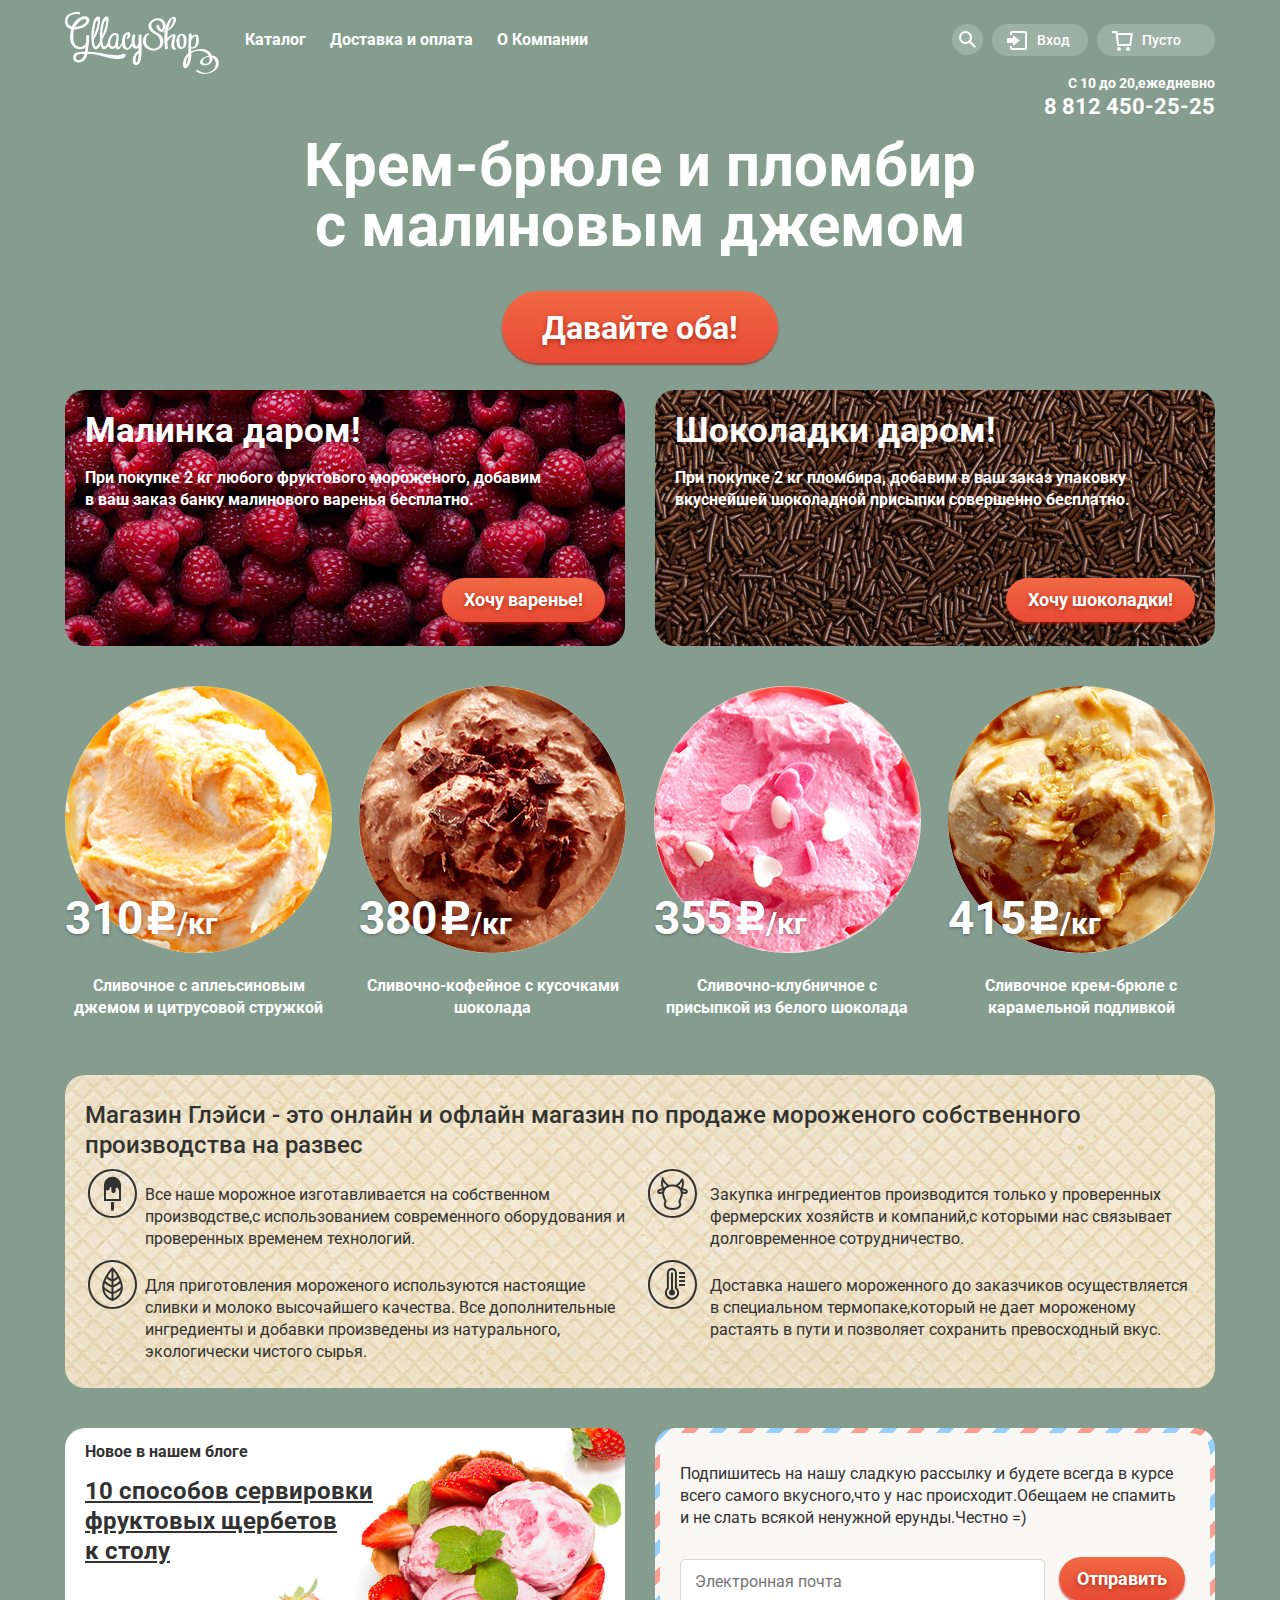
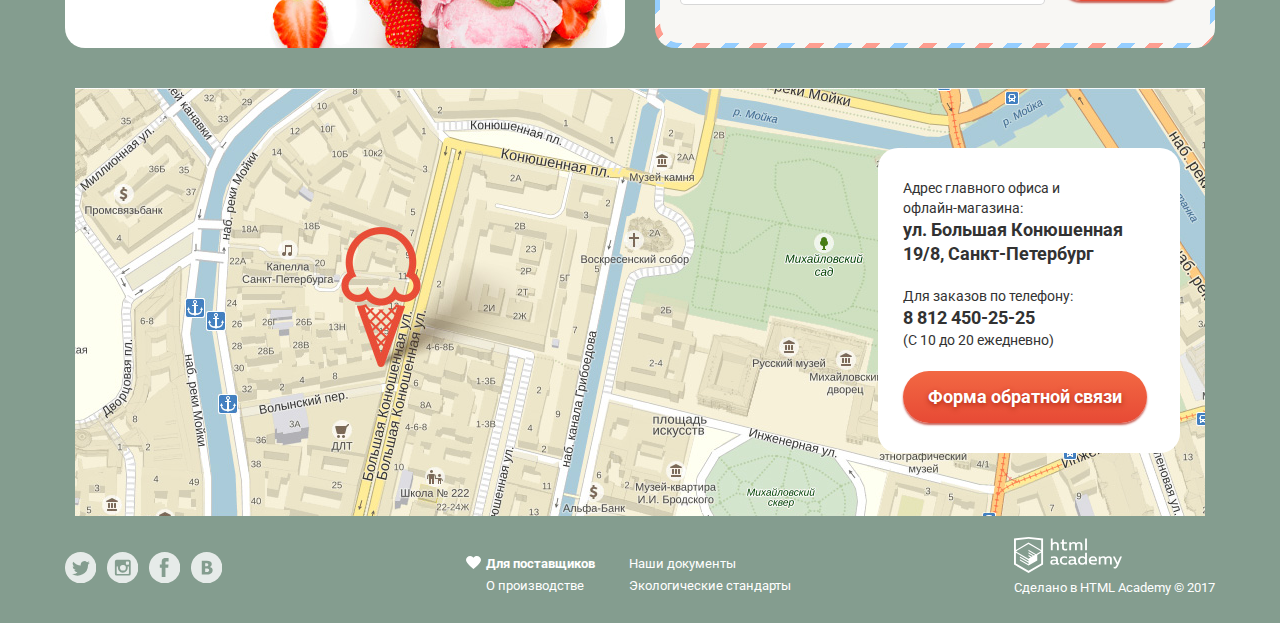
<file: gllacy/index.html>
﻿<!DOCTYPE html>
<html lang="ru">

<head>
    <meta charset="utf-8">
    <title>Магазин "Gllacy"</title>
    <link rel="stylesheet" href="https://fonts.googleapis.com/css?family=Roboto:400,500,700,900&subset=latin,cyrillic">
    <link rel="stylesheet" href="normalize.css">
    <link rel="stylesheet" href="index.css">
</head>

<body>
    <header class="main-header">
      <div class="container">
        <nav class="main-navigation">
          <a class="main-logo">
            <img src="img/logo.svg" width ="154" height ="64" alt="Логотип магазиина «GlaccyShop»">
          </a>
          <ul class="site-navigation">
            <li class="site-catalog"><a href="#">Каталог</a>
              <ul class="catalog-submenu">
                <li><a class="selection" href ="#">Новинки</a></li>
                <li><a href ="catalog.html">Сливочное</a></li>
                <li><a href ="#">Щербеты</a></li>
                <li><a href ="#">Фруктовый лёд</a></li>
                <li><a href ="#">Мелорин</a></li>
              </ul>
            </li>
            <li><a href="#">Доставка и оплата</a></li>
            <li><a href="#">О Компании</a></li>
          </ul>
          <ul class="user-navigation">
            <li class="product-search"><a></a>
              <div class="search-wrapper">
                <form class="searchform" action="index.html" method="post">
                  <label class="visually-hidden" for="search">Что ищем?</label>
                  <input type="search" name="search" value="" id="search" placeholder="Что ищем?">
                </form>
              </div>
            </li>
            <li class="login-link"><a href="#">Вход</a>
              <div class="loginform-wrapper">
                <form class="loginform" action="index.html" method="post">
                  <label class="visually-hidden" for="mail">Электронная почта</label>
                  <input class="userform-login" type="email" name="email" id="mail" value="" placeholder="Электронная почта">
                  <label class="visually-hidden" for="password">Пароль</label>
                  <input type="password" name="password" value="" id="password" placeholder="Пароль">
                  <button class="button" type="submit">Войти</button>
                </form>
                <div class="loginform-help">
                  <a href>Забыли пароль?</a>
                  <a href>Новая регистрация</a>
                </div>
              </div>
            </li>
            <li class="basket-link"><a href="#">Пусто</a></li>
          </ul>
          </nav>
          <!-- row ?-->
          <div class="header-status">
            <p class="header-schedule">С 10 до 20,ежедневно</p>
            <p class="header-number">8 812 450-25-25</p>
          </div>
      </div>
          <!-- row ?-->
    </header>
    <main class="container">
      <h1 class="visually-hidden">Магазин "Gllacy"</h1>
          <!-- row ?-->
          <div class="slider">
            <h2>Крем-брюле и пломбир
            <br>с малиновым джемом</h2>
            <a class="slider-button button" href="#">Давайте оба!</a>
          </div>
          <div class="column-banners">
          <article class="offers offers-raspberry">  <!--БЭМ -->
            <h2>Малинка даром!</h2>
            <p>При покупке 2 кг любого фруктового мороженого, добавим
            <br>в ваш заказ банку малинового варенья бесплатно.<p>
            <a class="button" href="#">Хочу варенье!</a>
          </article>
          <article class="offers offers-chocolate">  <!--БЭМ -->
            <h2>Шоколадки даром!</h2>
            <p>При покупке 2 кг пломбира, добавим в ваш заказ упаковку
            <br>вкуснейшей шоколадной присыпки совершенно бесплатно.<p>
            <a class="button" href="#">Хочу шоколадки!</a>
          </article>
          </div>
          <!-- row ?-->
          <div class="column-hits">
          <section class="hits-item">
              <div class="item-hover-content">
                <p class="item-price"><span>310 <img src="img/ruble.svg" width="31" height="33" alt="Рубль"></span>/кг</p>
                <img class="item-image" src="img/item/creamy_orange_ctrs.jpg" width="267" height="267" alt="Сливочное с аплеьсиновым джемом и цитрусовой стружкой">
                <a href="#">
                  <p>Сливочное с аплеьсиновым джемом и цитрусовой стружкой</p>
                </a>
              </div>
              <div class="item-hover">
              <button class="button btn-item-hover">Быстрый просмотр</button>
              </div>
          </section>
          <section class="hits-item">
              <div class="item-hover-content">
                <p class="item-price"><span>380 <img src="img/ruble.svg" width="31" height="33" alt="Рубль"></span>/кг</p>
                <img class="item-image" src="img/item/creamy_coffe_ch.jpg" width="267" height="267" alt="Сливочно-кофейное с кусочками шоколада">
                <a href="#">
                  <p>Сливочно-кофейное с кусочками шоколада</p>
                </a>
              </div>
              <div class="item-hover">
              <button class="button btn-item-hover">Быстрый просмотр</button>
              </div>
          </section>
          <section class="hits-item">
              <div class="item-hover-content">
                <p class="item-price"><span>355 <img src="img/ruble.svg" width="31" height="33" alt="Рубль"></span>/кг</p>
                <img class="item-image" src="img/item/creamy_strawberry_wh_ch.jpg" width="267" height="267" alt="Сливочно-клубничное с присыпкой из белого шоколада">
                <a href="#">
                  <p>Сливочно-клубничное с присыпкой из белого шоколада</p>
                </a>
              </div>
              <div class="item-hover">
              <button class="button btn-item-hover">Быстрый просмотр</button>
              </div>
          </section>
          <section class="hits-item">
              <div class="item-hover-content">
                <p class="item-price"><span>415 <img src="img/ruble.svg" width="31" height="33" alt="Рубль"></span>/кг</p>
                <img class="item-image" src="img/item/creamy_brulee_crml.jpg" width="267" height="267" alt="Сливочное крем-брюле с карамельной подливкой">
                <a href="#">
                  <p>Сливочное крем-брюле с карамельной подливкой</p>
                </a>
              </div>
              <div class="item-hover">
              <button class="button btn-item-hover">Быстрый просмотр</button>
              </div>
          </section>

        </div>
          <section class="index-features">
          <h2 class="visually-hidden">Преимущества</h2>
          <h3>Магазин Глэйси - это онлайн и офлайн магазин по продаже мороженого собственного производства на развес</h3>
          <div class="wrapper-features">
          <ul class="features-list">
            <!-- :before svg -->
            <li class="feature-item">
              <img src="img/ice-cream.svg" width="49" height="49">
              Все наше морожное изготавливается на
              собственном производстве,с
              использованием современного
              оборудования и проверенных временем
              технологий.
            </li>
            <li class="feature-item">
              <img src="img/cow.svg" width="49" height="49">
              Закупка ингредиентов производится только
              у проверенных фермерских хозяйств и
              компаний,с которыми нас связывает
              долговременное сотрудничество.
            </li>
            <li class="feature-item">
              <img src="img/eco.svg" width="49" height="49">
              Для приготовления мороженого
              используются настоящие сливки и молоко
              высочайшего качества. Все
              дополнительные ингредиенты и добавки
              произведены из натурального,
              экологически чистого сырья.
            </li>
            <li class="feature-item">
              <img src="img/thermometer.svg" width="49" height="49">
              Доставка нашего мороженного до
              заказчиков осуществляется в специальном
              термопаке,который не дает мороженому
              растаять в пути и позволяет сохранить
              превосходный вкус.
            </li>
          </section>
          <div class="column-utility">
          <article class="news-topten">
            <h2>Новое в нашем блоге</h2>
            <p><a href="#">10 способов сервировки
                      <br>фруктовых щербетов
                      <br>к столу</a></p>
          </article>
          <section class="subscribe-border">
            <div class="subscribe">
            <p>Подпишитесь на нашу сладкую рассылку и будете всегда в курсе
            <br>всего самого вкусного,что у нас происходит.Обещаем не спамить
            <br>и не слать всякой ненужной ерунды.Честно =)</p>
            <form class="subscribe-mail" action="index.html" method="post">
              <label class="visually-hidden" for="mail">Электронная почта</label>
              <input type="email" name="mail" id="mail" placeholder="Электронная почта">
              <button class="button" type="button" name="button">Отправить</button>
            </form>
            </div>
          </section>
      </main>
          <div class="index-map">
            <div class="map-contact">
              <p>Адрес главного офиса и
                <br> офлайн-магазина:
                <br>
                <span><strong>ул. Большая Конюшенная 19/8, Санкт-Петербург</strong></span></p>
              <p class="contact-indent">Для заказов по телефону:
              <br>
              <span><strong>8 812 450-25-25</strong></span>
              <br> (С 10 до 20 ежедневно)</p>
              <a class="button feedback-summon" href="">Форма обратной связи</a>
            </div>
          </div>
          <form class="feedback-form" action="index.html" method="post">
            <a class="close-button"></a>
            <h2>Мы обязательно вам ответим!</h2>
            <label for="feedback-name" class="visually-hidden">Имя</label>
            <input type="text" name="name" id="feedback-name" placeholder="Как вас зовут?">
            <label for="feedback-mail" class="visually-hidden">Почта</label>
            <input type="email" name="mail" id="feedback-mail"placeholder="Ваша почта для ответа?">
            <label for="feedback-text" class="visually-hidden">Текст</label>
            <textarea name="text" id="feedback-text" placeholder="Напишите что-нибудь..."></textarea>
            <button type="submit" name="button" class="button">Отправить</button>
          </form>
          <div class="popup-overlay">
          </div>
  <footer class="main-footer">
    <div class="container">
      <div class="column-footer">
      <ul class="footer-social">
        <li><a class="social-button-tw" href="#">Твиттер</a>
        <li><a class="social-button-inst" href="#">Инстаграмм</a>
        <li><a class="social-button-fb" href="#">Фэйсбук</a>
        <li><a class="social-button-vk" href="#">Вконтакте</a>
        </li>
      </ul>
    <!-- таблица -->
      <table class="footer-info">
        <tbody>
          <tr>
            <td><a class="info_heart" href="#"><strong>Для поставщиков</strong></a></td>
            <td><a href="#">Наши документы</a></td>
          </tr>
          <tr>
            <td><a href="#">О производстве</a></td>
            <td><a href="#">Экологические стандарты</a></td>
          </tr>
        </tbody>
      </table>
    <!-- таблица -->
      <div class="footer-copyright">
        <a href="https://htmlacademy.ru">
          <img src="img/html-academy.svg" width="108" height="37">
        </a>
        <p>Сделано в <a class="academy-link" href="https://htmlacademy.ru">HTML Academy</a> © 2017</p>
      </div>
      </div>
    </div>
  </footer>
  <script src="feedback-form.js"></script>
</body>

</html>
</file>
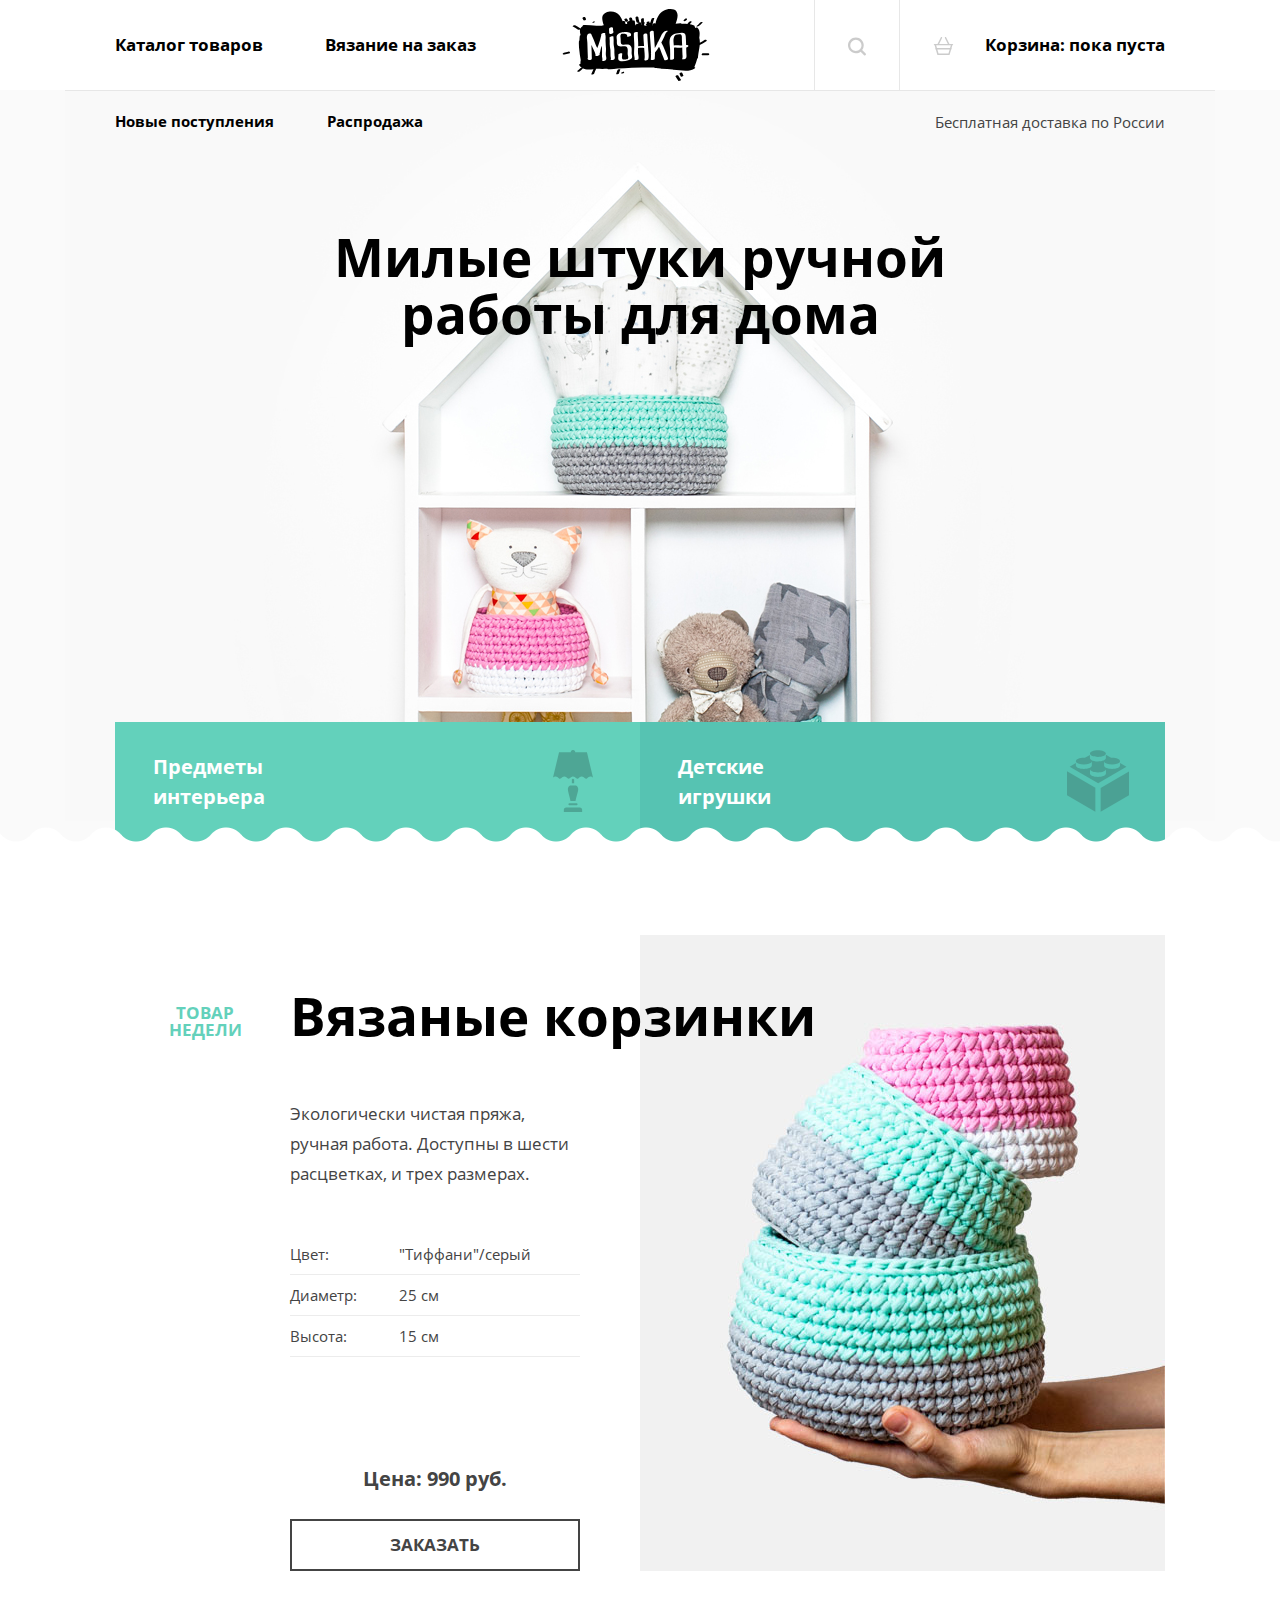
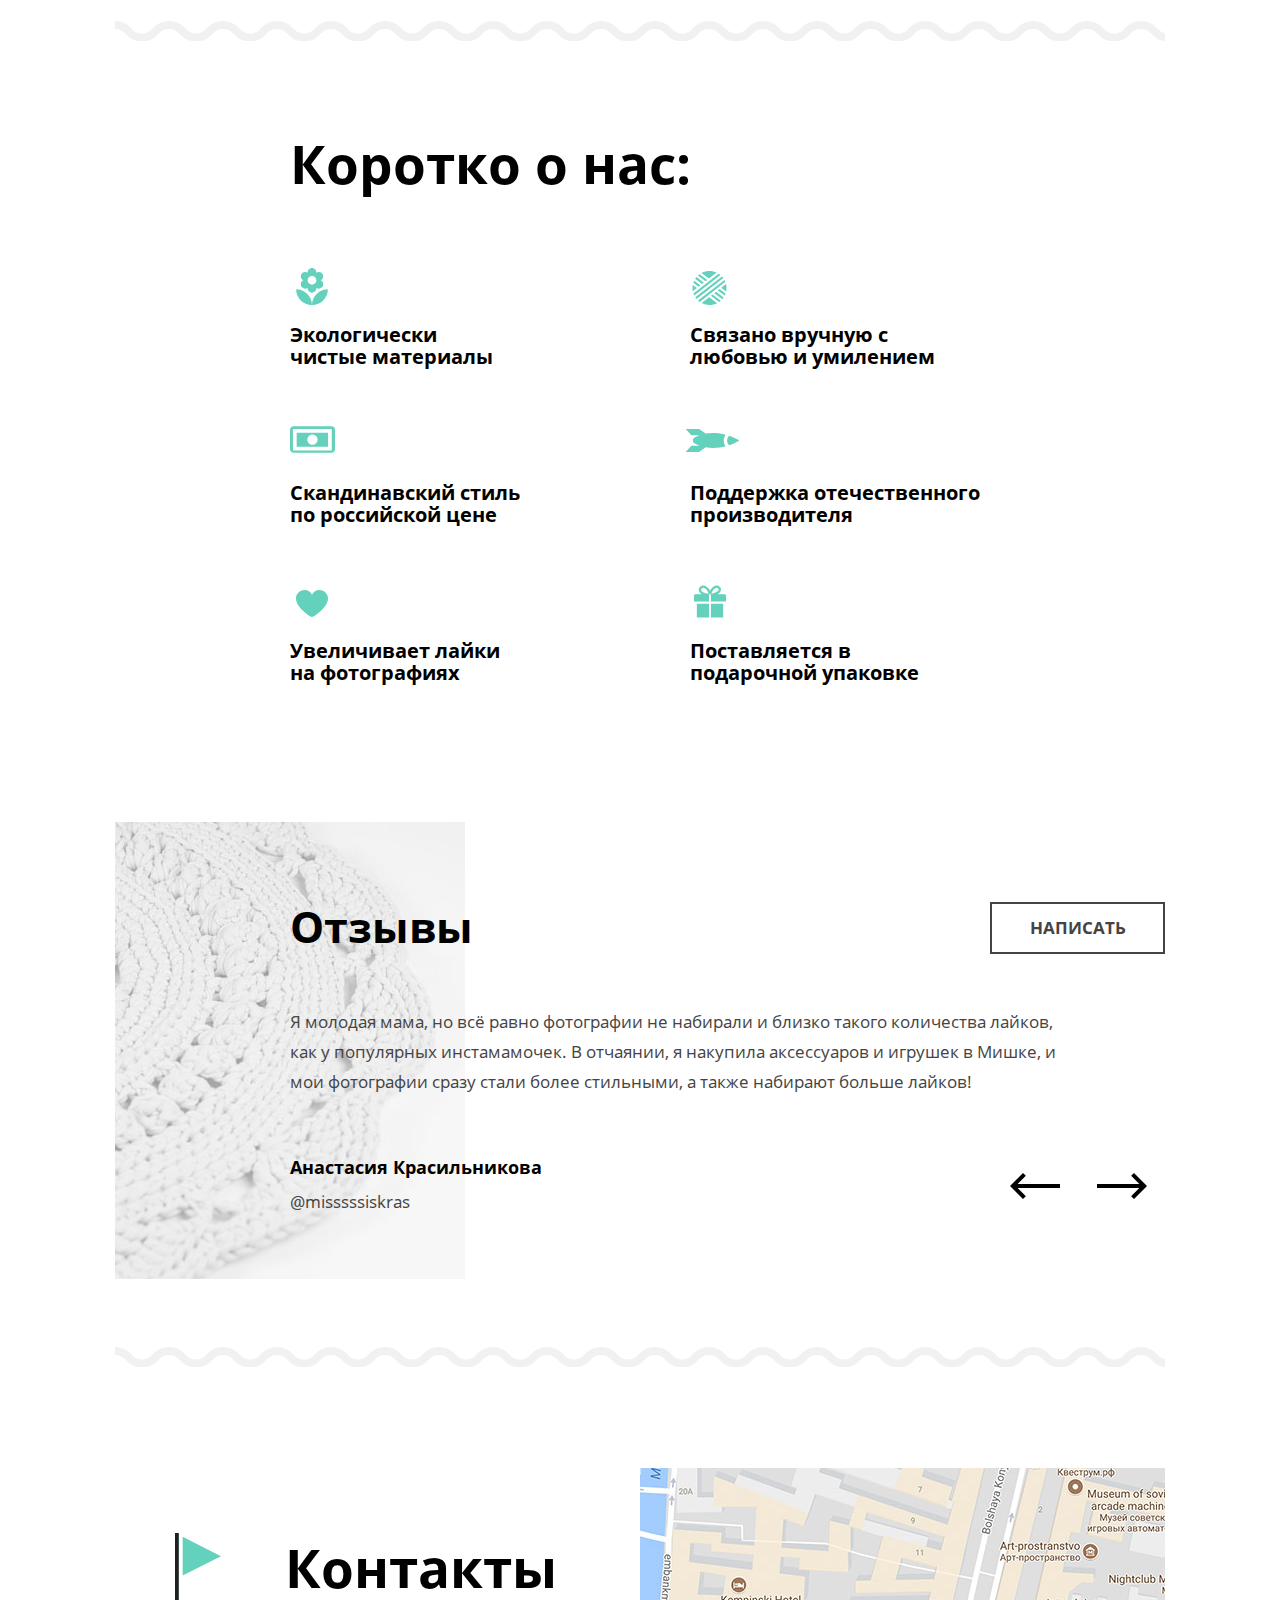
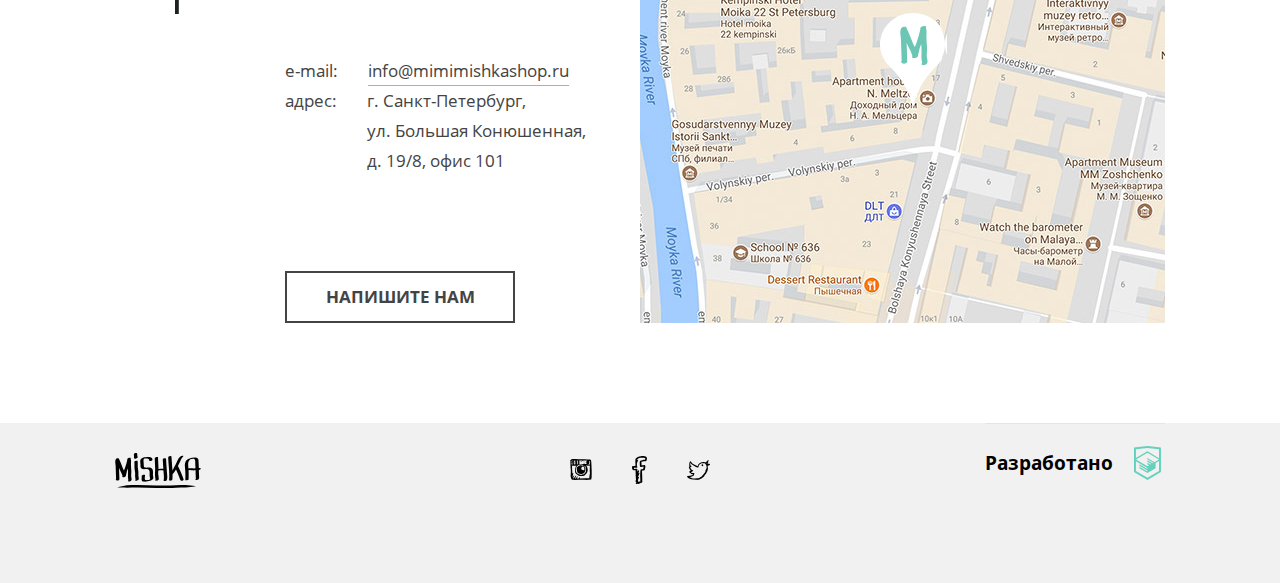
<file: mishka/index.html>
<!DOCTYPE html>
<html lang="ru">
  <head>
    <meta charset="utf-8">
    <title>Мгазин вязанных изделий "MISHKA"</title>
    <meta name="viewport" content="width=device-width,initial-scale=1">
    <link href="fonts/OpenSans-Regular.woff2" rel="preload" as="font">
    <link href="fonts/OpenSans-Bold.woff2" rel="preload" as="font">
    <link href="css/style.min.css" rel="stylesheet">
  </head>
  <body>
    <div style="display:none">
      <svg xmlns="http://www.w3.org/2000/svg"><symbol id="icon-arrow-left"><path d="M50 11H7.66l8.17-8.17L13 0 0 13l13 13 2.83-2.82L7.66 15H50z"></path></symbol><symbol id="icon-arrow-right"><path d="M0 11h42.34l-8.17-8.17L37 0l13 13-13 13-2.83-2.82L42.34 15H0z"></path></symbol><symbol id="icon-basket" viewbox="264.21 370.96 20.29 18.85"><path d="M283.75 378.19h-3.15l-3.41-6.81a.76.76 0 0 0-1.01-.34c-.37.19-.52.64-.34 1.01l3.07 6.14h-9.14l3.07-6.14c.19-.37.04-.82-.34-1.01a.763.763 0 0 0-1.01.34l-3.41 6.81h-3.15c-.41 0-.75.34-.75.75s.34.75.75.75h.16l.85 2.99c-.19.14-.32.35-.32.6 0 .4.31.71.7.74l1.66 5.79h12.7l1.66-5.79c.39-.03.7-.34.7-.74 0-.25-.13-.46-.32-.6l.85-2.99h.16c.41 0 .75-.34.75-.75a.726.726 0 0 0-.73-.75zm-4.18 10.12h-10.43l-1.22-4.28h12.88l-1.23 4.28zm1.65-5.78h-13.74l-.81-2.84h15.36l-.81 2.84z"></path></symbol><symbol id="icon-box" viewbox="239.67 239.76 32.67 32.49"><path d="M242.56 272.24h12.5v-13.91h-12.5v13.91zm28.18-23.62h-7.33c.52-.27.98-.55 1.4-.84 1.59-1.13 2.42-2.57 2.42-4 0-1.17-.56-2.2-1.36-2.9a4.59 4.59 0 0 0-3.02-1.12c-1.22 0-2.35.42-3.32 1.07-1.46.98-2.61 2.45-3.42 4.07l-.12.24c-.3-.62-.65-1.23-1.04-1.79-.69-.99-1.52-1.86-2.5-2.51-.97-.65-2.1-1.07-3.32-1.07-1.21 0-2.32.51-3.16 1.29-.83.78-1.41 1.88-1.41 3.13 0 .73.21 1.49.65 2.19.55.87 1.42 1.63 2.63 2.25h-6.59c-.88 0-1.59.71-1.59 1.59v5.9h15.4v-7.49h1.87v7.49h15.4v-5.9c0-.89-.71-1.6-1.59-1.6m-22.36-2.34c-.62-.39-1-.79-1.22-1.13a1.84 1.84 0 0 1-.3-.96c0-.5.25-1.04.69-1.46.44-.42 1.03-.67 1.56-.67h.01c.68 0 1.37.23 2.05.68 1.02.67 1.97 1.85 2.64 3.19.34.68.61 1.39.79 2.09-3.07-.33-5.07-1.01-6.22-1.74m10.54-1.62c.56-.8 1.21-1.47 1.89-1.92.68-.45 1.36-.68 2.05-.68h.01c.57 0 1.12.22 1.49.55.38.34.57.74.57 1.17 0 .51-.27 1.26-1.47 2.13-1.14.83-3.1 1.67-6.13 2.26.29-1.2.85-2.47 1.59-3.51m-1.98 27.58h12.51v-13.91h-12.51v13.91z"></path></symbol><symbol id="icon-check" viewbox="0 0 32.67 22.74"><path d="M32.67 1.41L31.25 0 11.34 19.91 1.41 9.99 0 11.4l9.92 9.93 1.42 1.41 1.41-1.41z"></path></symbol><symbol id="icon-clew" viewbox="0 0 34.37 34.37"><path d="M.29 14.07c-.38 2.07-.38 4.21.01 6.3l4.12-3.21-4.13-3.09zM24.4 1.59c-4.78-2.21-10.44-2.15-15.25.4l7.51 5.63 7.74-6.03zm9.5 11.58l-4.81 3.75 4.94 3.69a17.3 17.3 0 0 0-.13-7.44zM9.21 32.41c4.84 2.53 10.72 2.65 15.73.11l-8.1-6.06-7.63 5.95zm-1.3-17.98L1.68 9.77c-.32.67-.6 1.36-.82 2.06l5.31 3.97 1.74-1.37zM18.59 25.1l8.34 6.24c.28-.19.55-.39.82-.6.32-.25.63-.5.92-.77l-8.33-6.23-1.75 1.36zm-7.18-13.39L4 6.16c-.46.55-.88 1.13-1.27 1.72l6.93 5.19 1.75-1.36zm10.68 10.67l8.09 6.06c.47-.54.9-1.11 1.3-1.7l-7.64-5.72-1.75 1.36zm-7.18-13.4L7.2 3.2c-.2.14-.39.28-.58.43-.39.31-.77.63-1.13.97l7.68 5.75 1.74-1.37zm10.68 10.67l6.97 5.22c.33-.66.62-1.34.86-2.03l-6.08-4.55-1.75 1.36zm.86-16.94L.88 22.63c.23.7.51 1.39.84 2.06L28.24 4.02c-.57-.48-1.17-.92-1.79-1.31zm4.29 3.91c-.3-.39-.61-.75-.94-1.11L2.79 26.57c.26.4.54.8.84 1.18.14.18.29.36.44.53l27.09-21.1c-.14-.19-.27-.37-.42-.56zM32.3 9L5.55 29.84c.54.5 1.11.96 1.71 1.38l25.96-20.23c-.26-.68-.57-1.34-.92-1.99z"></path></symbol><symbol id="icon-cube" viewbox="226 226.19 60 59.62"><path d="M226 269.87l27.44 15.93v-23.35L226 246.52v23.35zm51.35-31.24v2.45c0 1.82-3.46 3.29-7.73 3.29-4.27 0-7.73-1.47-7.73-3.29v-4.06h.02c.26 1.71 3.6 3.07 7.7 3.07 4.27 0 7.73-1.47 7.73-3.28 0-1.82-3.46-3.29-7.73-3.29-.34 0-.67.01-1 .03l-4.97-2.89v3.09c0 1.82-3.45 3.29-7.72 3.29-2.68 0-5.04-.58-6.43-1.47-.2-.2-.44-.4-.73-.59-.36-.38-.57-.8-.57-1.24v-2.99l-4.81 2.79c-.35-.02-.7-.03-1.05-.03-4.27 0-7.73 1.47-7.73 3.29 0 1.81 3.46 3.28 7.73 3.28 4.1 0 7.45-1.36 7.7-3.07h.02v4.06c0 1.82-3.46 3.29-7.73 3.29-4.27 0-7.73-1.47-7.73-3.29v-2.42l-5.95 3.45 27.53 15.99 27.35-15.88-6.17-3.58zm-13.65 10.16c0 1.82-3.46 3.29-7.73 3.29-4.27 0-7.73-1.47-7.73-3.29v-4.06h.02c.26 1.71 3.6 3.08 7.71 3.08 4.1 0 7.44-1.36 7.7-3.08h.02v4.06h.01zm-5.14 13.88v23.14L286 269.87v-23.14l-27.44 15.94zm-2.64-29.91c4.27 0 7.72-1.47 7.72-3.29 0-1.81-3.45-3.29-7.72-3.29s-7.73 1.47-7.73 3.29 3.46 3.29 7.73 3.29" fill="#231f20"></path></symbol><symbol id="icon-dollar" viewbox="46.21 56.83 46.58 27.33"><path d="M88.88 56.83H50.12c-2.16 0-3.9 1.75-3.9 3.9v19.52c0 2.16 1.75 3.91 3.9 3.91h38.77a3.91 3.91 0 0 0 3.91-3.91V60.74a3.924 3.924 0 0 0-3.92-3.91zM49.24 81.78V59.55h40.2v22.23h-40.2z"></path><path d="M53.14 77.88h32.39V63.46H53.14v14.42zM69.5 65.35a5.31 5.31 0 1 1 0 10.62c-2.94 0-5.31-2.38-5.31-5.31 0-2.93 2.37-5.31 5.31-5.31z"></path></symbol><symbol id="icon-facebook" viewbox="56.52 50 14.96 27.72"><path d="M68.18 55.19c1.03.03 1.99 0 2.68-.3.39-.82.56-1.85.62-2.99-.19-.01-.06-.34-.21-.4-.03-.2-.28-.19-.31-.4-.28-.17-.46-.42-.72-.6-.73-.16-1.44-.33-2.16-.5-.85.04-1.89-.1-2.58.1-2.62-.04-4 1.12-5.26 2.39-.02.08 0 .2-.1.2-.57 1.59-.12 3.62-.2 5.58.1.44.11.96.2 1.39-1 .3-2.21.39-3.4.5-.32.32-.18 1.09-.21 1.69.08.58.28 1.06.41 1.59.21.19.6.4.83.5.06.03.07.08.1.1.51.27 1.45.01 2.27.1-.14 1.98.26 3.92 0 5.68.01.33.29.38.21.8 0 .96-.07 1.99.21 2.69-.29.46-.5.98-.42 1.79.12.02.11.16.1.3-.07.47.64.17.52.7.16.46-.43.18-.41.5v.9c.53.29 1.46.18 2.27.2.91-.42 2.19-.48 2.79-1.2.46.24.92-.01 1.24-.2-.02-.32.27-.33.21-.7 0-.33-.17-.5-.1-.9v-2.89c-.21-2.29-.05-4.94-.31-7.18.89-.11 1.92-.08 2.58-.4.36-.45.38-1.23.52-1.89.18-.23.22-.58.21-1 .19-.21.07-.73.1-1.1-.14-.6-.17-1.3-.83-1.4-.88-.24-2.04.6-2.99.3.05-1.13-.29-2.34 0-3.39.72-.14 1.42-.36 2.14-.56zm-3.82 4.78c.12.25.25.49.41.7.08.02.2 0 .21.1 1.19.06 2.2-.07 3.1-.3 0 1-.27 1.73-.52 2.49-.66.04-1.47.3-1.96.2-.28.17-.37.51-.62.7-.05.44.14.5 0 .8-.2.14-.05.61-.21.8v1.5c.08.28-.15.26-.1.5v3.49c-.08.28.15.26.1.5v2.99c.06.27-.13.79.1.9-.07.36-.41-.02-.82.1-.53.12-.93.37-1.55.4.12-.35.32-.62.31-1.1.05-.38-.37-.31-.52-.5.19-.64.56-1.12.72-1.79.2-.51.71-1.3.31-1.79-.52-.11-.52.29-.83.4-.02.08 0 .2-.1.2-.02.08 0 .2-.1.2.01.12-.15.06 0 0 .02-.08 0-.2.1-.2.02-.08 0-.2.1-.2v-.3c.37-.58.67-1.21.83-1.99.19-.28.28-.66.41-1 .16-.26.34-.87.1-1.2-.52.03-.8.29-.93.7-.32-.19.16-.43.1-.7.14-.23.17-.57.31-.8.2-.41.56-1.3 0-1.6-.44-.02-.61.21-.72.5-.21.19-.43.38-.52.7-.37-.07-.14-.73-.21-1.1-.07-.52.12-.9 0-1.2-.56-.8-2.03-.11-3.2-.3-.11-.31-.22-.98-.1-1.2 1.04-.09 2.48.2 3.2-.2.02-.08 0-.2.1-.2.09-.72-.27-1-.51-1.4.23-.81.04-2.02.1-2.99.23-.14.33-.41.51-.6.11-.95.67-1.48.72-2.49-.27 0-.61-.05-.62.2-.3-.11-.38.48-.51.2-.11-.54.25-.63.31-1 .6-.42 1.21-.82 1.86-1.2 1.74-.24 4.65-.45 6.09.2.05.62-.29.85-.21 1.5h-1.55c-1.09.24-1.99.67-2.99 1-.24.07-.28.33-.52.4-.04.4-.22.65-.31 1-.05 1.43.16 2.59.13 3.98z"></path></symbol><symbol id="icon-flag" viewbox="-11.34 -28.35 46.68 81.69"><path fill="#63D1BB" d="M-3.56-24.46v38.9l38.9-19.45-38.9-19.45zm-7.78 77.81v-81.69h3.8v81.69h-3.8z"></path><path fill="#231F20" d="M-11.34-28.35h3.8v81.69h-3.8z"></path></symbol><symbol id="icon-flower" viewbox="8.01 4.35 31.97 37.3"><path d="M24 41.65c8.83 0 15.99-7.16 15.99-15.99-8.83 0-15.99 7.16-15.99 15.99zM12.64 20.78c0 2.45 1.99 4.44 4.44 4.44.93 0 1.8-.29 2.51-.78l-.04.34c0 2.45 1.99 4.44 4.44 4.44s4.44-1.99 4.44-4.44l-.04-.34c.72.5 1.58.78 2.51.78 2.45 0 4.44-1.99 4.44-4.44 0-1.77-1.04-3.29-2.54-4a4.44 4.44 0 0 0 2.54-4c0-2.45-1.99-4.44-4.44-4.44-.93 0-1.8.29-2.51.78l.04-.34c0-2.45-1.99-4.44-4.44-4.44s-4.44 1.99-4.44 4.44l.04.34c-.72-.5-1.58-.78-2.51-.78-2.45 0-4.44 1.99-4.44 4.44 0 1.77 1.04 3.29 2.54 4-1.5.71-2.54 2.23-2.54 4zM24 12.34c2.45 0 4.44 1.99 4.44 4.44s-1.99 4.44-4.44 4.44-4.44-1.99-4.44-4.44 1.99-4.44 4.44-4.44zM8.01 25.66c0 8.83 7.16 15.99 15.99 15.99 0-8.83-7.16-15.99-15.99-15.99z"></path></symbol><symbol id="icon-heart" viewbox="47.48 50.07 33.05 27.86"><path d="M80.53 58.81c0-4.83-3.91-8.74-8.74-8.74-3.41 0-6.35 1.95-7.79 4.79a8.723 8.723 0 0 0-7.79-4.79c-4.82 0-8.74 3.91-8.74 8.74 0 9.13 14.66 19.12 16.52 19.12 1.88 0 16.54-9.95 16.54-19.12z"></path></symbol><symbol id="icon-htmlacademy"><path d="M13.62.017L13.472 0 0 1.412v24.661l13.473 8.017 13.43-7.99.042-.025V1.412L13.62.017zm11.399 12.11L13.495 5.334l-.001-.104-.087.05-.088-.056v.109L1.925 12.118V3.147l11.548-1.212L25.02 3.147v8.98zm-11.614-5.34L24.923 13.5l-4.479 2.64-7.093-4.221-.014 1.415 5.904 3.513-.86.507-5.03-2.992-.014 1.415 3.827 2.275-.782.523-3.031-1.787-.014 1.413 1.853 1.091-1.8 1.081-11.356-6.751 11.371-6.835zm-11.48 8.34l11.411 6.791.016 1.044-7.942-4.728-.015 1.416 7.979 4.795.018 1.076-7.973-4.74-.013 1.414 8.021 4.822.046.025 8.143-4.872-.011-5.177 3.415-2.036v10.021L13.472 31.85 1.925 24.979v-9.852z"></path></symbol><symbol id="icon-instagram" viewbox="53.12 53.19 21.77 21.33"><path d="M74.88 65.34c-.01-2.39-.34-4.79-.3-7.13-.02-.79-.09-1.54-.15-2.28-.11-.3-.11-.7-.15-1.06-.26-.17-.22-.64-.46-.84-.42-.23-1.2-.11-1.74-.23-.66-.03-1.25-.12-1.9-.15-1.94-.1-3.97-.08-6-.08-2 0-3.95-.14-5.7-.38h-2.2c-.1 0-.11.1-.23.08-.6.03-1.08.19-1.59.3-.21.12-.42.24-.68.3-.14.19-.51.14-.61.38-.19.21.18.45 0 .61v.91c.17.13.03.58.08.83v.99c-.02 1.28.13 2.4.08 3.72.47 2.76.37 6.54.08 9.41.16.58.36 1.11.46 1.75.26.48.33 1.13.68 1.52.5.21 1.23.19 1.9.23.38.1.67.29 1.14.3 2.84-.21 5.5-.15 8.43-.23 2.7.24 5.8.19 8.28-.23.2-.13.13-.53.23-.76-.06-.38.21-.45.23-.76.1-2.38.13-4.78.12-7.2zM61.9 59.11c.76-.15 1.48-.34 2.43-.3.71.08 1.29.28 1.9.46.12.18-.24.55.15.68v.08c.06.02.15 0 .15.08.45.04.79.17 1.06.38.45.05.54.48 1.14.38-.09.21-.08.52-.08.83.32 1.18.47 2.81.3 4.25-.16.16-.21.44-.3.68-.31.32-.48.79-.84 1.06-.09.24-.25.41-.45.53-.12.21-.21.45-.46.53-.3.16-.58.01-.83-.08-.45.16-.9.31-1.21.61-.82-.1-1.65-.17-2.43-.3-.24-.14-.49-.27-.83-.3-.23-.2-.5-.36-.84-.46-.1-.13-.34-.12-.46-.23-.2-.03-.23-.23-.46-.23-.12-.41-.44-.62-.53-1.06-.23-.33-.31-.8-.46-1.21-.04-1.43.09-2.69.38-3.8.35-.59.78-1.09 1.14-1.67.25.02.37-.09.38-.3.31.05.43-.07.68-.08.27-.07.28-.39.47-.53zm-1.67-2.73c-.12-.26-.07-.69-.08-1.06-.01-.28.28-.28.3-.53 0-.07-.09-.06-.15-.08.13-.15.7-.1.83 0 .13.54-.35.46-.53.68.01.17.32.03.46.08.03.85-.06 1.5 0 2.2h-.46c-.01.23.23.23.46.23-.06.29.09.36.08.61-.23.15-.72.04-1.06.08-.11-.6.23-1.38.15-2.21zm-.68-1.6c.09-.01.13.02.15.08.18.25.01.68-.08.91-.17-.18-.03-.68-.07-.99zm.15 1.83c-.13-.07-.17-.24-.15-.46.13.07.16.24.15.46zm0 1.36c-.06.14-.08-.04-.08-.15.06-.14.08.05.08.15zm-.15.23c.17-.02.08.22.23.23-.01.19-.28.18-.38.08.03-.12.11-.2.15-.31zm-2.36-1.21c.01-.11.01-.21-.08-.23-.07-.73.13-1.41 0-1.97.25-.15.77-.04 1.14-.08v1.14c-.09.06-.2.1-.38.08-.05.28.32.13.38.3.01.85-.06 1.78.15 2.43-.57-.06-.91.11-1.44.08.1-.61-.02-1.43.53-1.59-.01-.15-.25-.06-.3-.16zm-.53 0c-.2.02-.22-.53-.08-.61.33 0 .25.5.08.61zm-.15.98c.08-.31.03-.3.08-.68.22.01.25.77-.08.68zm.23-2.05c-.26.05-.27-.27-.15-.38.26-.05.27.27.15.38zm0-1.14c.03.16-.05.2-.08.3-.18.02-.08-.22-.23-.23.03-.09.19-.05.31-.07zm-.23 3.72c.15-.03.11.34-.08.23.04-.06.08-.12.08-.23zm-.68-3.72c.03.26-.44.32-.38 0h.38zm-.99.08c-.03.22-.33.18-.38.38-.21-.17.08-.47.38-.38zm-.46.76c.23-.2.45-.41.68-.61-.02-.12.07-.13.08-.23h.23c.1.38-.26.3-.3.53.02.12-.07.13-.08.23.02.34.12.59.08.99-.27.01-.28.28-.61.23.02-.43-.13-.68-.08-1.14zm.08 3.26v-1.59c.2-.18.4-.36.61-.53.29.49.18 1.39.46 1.9-.28.15-.76.11-1.07.22zm18.22 11.09c-.11.95-.16 1.97-.38 2.81-2.89.12-6.02 0-8.88.15-.2.04-.27-.03-.23-.23-.25 0-.26.25-.53.23.2-.34.44-.9.15-1.29-.8.01-.8.82-1.14 1.29-.69-.05-1.14.13-1.82.08.18-.71.75-1.02.91-1.75-.39-.55-.99.14-1.21.46-.2.48-.56.81-.76 1.29h-.99c.24-.47.49-.93.76-1.37.17-.51.63-.74.68-1.37-.16-.28-.42-.03-.68 0-.12.18-.27.33-.38.53-.23.38-.5.71-.68 1.14-.18.21-.33 0-.53.23-.39.27-.58.74-.99.99-.17-.06.04-.36.15-.38.05-.18-.1-.55.08-.61.06-.37.21-.65.38-.91.12-.74.52-1.2.68-1.9-.56.1-.67.64-.99.99-.21.45-.54.77-.68 1.29-.17-.13-.03-.58-.08-.84.12-.59.3-1.12.38-1.75.13-.22.17-.54.23-.83.17-.21.05-.61-.08-.76-.23.03-.37.13-.46.3-.19-.03-.19.51-.3.3-.04-2.59-.45-4.81-.46-7.44.03-.33-.18-.42-.23-.68 1.63.03 3.12.09 4.78.23-.09.14-.2.26-.3.38-.14.07-.23.17-.38.3-.6 1.65-.98 3.98-.61 6.15.23.58.59 1.03.99 1.44.91.49 1.63 1.15 2.51 1.67 1.7.36 3.84.37 5.54 0 .24-.12.48-.23.68-.38 1.36-1.24 2.75-2.46 2.96-4.86V63.5c-.2-1.6-.69-2.91-1.75-3.64.33-.22 1.1.04 1.67.08.22.01.45.01.68 0 .41-.02.93-.06 1.44 0 .14.19.11.54.23.76-.06 1.68-.19 3.3-.15 5.09.1.45.13.99.23 1.44-.07.98-.22 1.9-.44 2.74zm.38-11.16c-.64-.12-1.23-.28-1.9-.38.07-.33.8-.01.99-.23.38-.22.29-.92.3-1.52.03-.35.11-.64.08-1.06-.4-.95-1.78-.42-2.89-.45-.22.72-.47 1.8-.3 2.66.17.49 1.02.29 1.52.46-.14.33-.69.06-.99.08-.3-.08-.71-.05-.99-.15-2.29.08-4.28 0-6.53.15.12-1.25.06-2.46-.08-3.64h3.11c-.34.36-.91.51-1.29.83-.44.24-.86.51-1.14.91.25.13.54-.25.76-.38.36-.07.48-.38.84-.46.42-.44 1.1-.63 1.67-.91.38-.02.7.01.99.08 1.28.01 2.46.13 3.8.08.61.15 1.45.07 1.97.3.11.3.23.58.3.91.02.98-.14 1.81-.22 2.72zm-5.85-3.72c.11-.05 0-.09 0 0zm0 0c-.53.15-1.02.35-1.37.68.49-.2 1.07-.31 1.37-.68zm1.07.61c.11-.05-.01-.1 0 0zm-1.75.91c.73-.16 1.18-.59 1.75-.91-.44.02-.59.32-.99.38-.22.21-.6.25-.76.53zm-.68-.84c-.11.05 0 .09 0 0zm-.69.61c.11-.05 0-.09 0 0zm-.07.07c.06.01.07-.03.08-.08-.07-.01-.08.04-.08.08zm-.08.08c.06.01.07-.03.08-.08-.07-.01-.07.03-.08.08zm-.83.61c.35-.13.61-.35.83-.61-.35.13-.61.35-.83.61zm2.27.99c.53-.05.75-.42 1.21-.53.28-.3.78-.38.99-.76-.56.02-.77.4-1.22.53-.27.29-.74.41-.98.76zm-2.27-.99c-.32-.08-.02.23 0 0zm-.54.38c.02.02.12-.04.08-.08-.02-.02-.11.04-.08.08zm2.81.61c-.11.04.01.09 0 0zm-1.14 1.82c-.22-.23-.68-.23-.99-.38-.7-.04-1.22.09-1.75.23-.3.15-.61.3-.91.45-.27.17-.44.42-.76.53-.21.22-.35.51-.68.61 0 .22-.17.28-.3.38-.09.12-.09.31-.23.38-.01.12.04.29-.08.3.11 1.51.29 2.95.68 4.18.29.62.98.85 1.44 1.29.59.3 1.33.44 2.13.53.28-.05.55-.11.91-.08 1.21-.21 2.1-.74 2.81-1.44.1-.28.25-.51.45-.68-.25-.67.29-1.1.46-1.6 0-1.34-.2-2.48-.61-3.42-.26-.58-.92-.75-1.37-1.14-.06-.02-.15 0-.15-.08-.25-.12-.71-.22-1.05-.06zm-3.41 4.32c-.11-.06-.11-.24-.15-.38.25-.07.12.24.15.38zm.07.31c.04-.12.08-.01.08.08-.04.11-.08 0-.08-.08zm.46-2.05c.01-.09.08-.04.08 0-.02.08-.08.04-.08 0zm1.67-2.13c-.2.26.04.58.08.84-.31-.04-.58-.89-.08-.84zm.38 3.95c-.04-.04.05-.1.08-.08.04.04-.06.1-.08.08zm.76 2.88c.03-.11.07.01.15 0-.02.1-.15.08-.15 0zm2.2-2.58c-.23-.06-.14.21-.38.15.07-.16.12-.34.23-.46.13.03.17.14.15.31zm-1.14-3.79c.21.12.44.22.61.38.08.22.24.36.38.53.06.78.18 1.49.15 2.35-.26.1-.44.27-.68.38-.78-.01-1.36-.21-1.9-.46-.17-.26-.36-.5-.53-.76v-1.06c.17-.18.32-.39.46-.61.23-.13.51-.2.45-.61-.04-.06-.08-.12-.08-.23.16.04.25.16.38.23.33.03.41-.19.76-.14z"></path></symbol><symbol id="icon-lamp" viewbox="-259.4 -19.67 40.22 62.41"><path d="M-244.23 18.28c-.29.97-.24 2.19.03 3.64.49 2.63 1.69 6.04 2.36 9.67h5.06c.7-3.64 1.95-7.05 2.47-9.68.29-1.45.33-2.66.04-3.62-.27-.9-.89-1.62-2.02-2.3h-6c-1.07.68-1.67 1.39-1.94 2.29zm11.83 20h-13.8c-1.29 0-2.3.98-2.3 2.23v2.23h18.4v-2.23c0-1.26-1-2.23-2.3-2.23zm7.14-55.73h-11.73c0-1.24-1.02-2.23-2.3-2.23-1.28 0-2.3.98-2.3 2.23h-11.74l-6.07 25.52c.79-.46 1.59-.99 2.63-.99 1.36 0 2.24.82 2.92 1.38.68.56 1.16.85 1.45.85.29 0 .77-.29 1.45-.84.68-.55 1.56-1.36 2.92-1.36 1.35 0 2.24.81 2.92 1.35.68.55 1.16.84 1.45.84.15 0 .34-.07.58-.21.24-.14.53-.35.87-.63.51-.41 1.14-.97 1.99-1.22.28-.09.59-.14.93-.14 1.35 0 2.24.81 2.92 1.35.68.55 1.16.84 1.45.84.29 0 .77-.3 1.45-.85.68-.55 1.57-1.37 2.92-1.37 1.36 0 2.24.82 2.92 1.37.34.28.63.49.87.63s.43.21.57.21c.29 0 .76-.29 1.44-.85.68-.56 1.57-1.38 2.93-1.38 1.04 0 1.84.53 2.63 1l-6.07-25.5zm-10.62 51.27h-6.86c-.66 0-1.15.48-1.15 1.12 0 .63.49 1.11 1.15 1.11h6.9c.66 0 1.15-.48 1.15-1.11 0-.64-.49-1.12-1.15-1.12h-.04zm-3.41-24.48c-.15 0-.34.07-.58.21-.16.09-.37.26-.57.41v3.73h2.3V9.96c-.51-.38-.91-.62-1.15-.62z"></path></symbol><symbol id="icon-logo" viewbox="32.46 20.22 85.59 35.03"><path d="M36.64 46.52c-.01-3.47-.26-6.94-.36-10.41-.01-.34-.01-.68-.02-1.02l.15.36c.54 1.35 1.1 2.66 1.84 3.92.73 1.24 1.1 2.58 1.52 3.94-.16.18-.26.39-.2.6-.03.15.06.25.21.31.54.46 1.55.23 2.11-.01.24-.1.47-.22.7-.36.29-.18.74-.57.61-.98-.02-.08-.05-.16-.07-.24.4-1.07.6-2.18.81-3.31.23-1.21.66-2.34 1.09-3.49.04.52.09 1.04.13 1.57.17 2.15.03 4.27.01 6.42-.01.71.05 1.38.18 2.08.06.29.31 1.52.24 1.59-.52.48-.37 1.06.33 1.21.77.17 1.75-.09 2.33-.63 1.01-.93.53-2.4.3-3.57-.38-1.97.08-4.18.02-6.19-.07-2.26-.43-4.5-.4-6.77.02-1.83.33-3.71-.3-5.47l.12-.6c.16-.88-2.75-.41-3.21.39-.29.24-.44.52-.31.81.03.07.06.15.08.22-.55 2.7-1.32 5.31-2.21 7.93-.34 1-.75 1.98-1.09 2.98-.49-.93-.99-1.85-1.38-2.85-1.16-2.89-2.2-5.81-3.61-8.6.16-1.29-2.7-1.15-3.26.03-.68 1.43-.59 2.87-.37 4.39.25 1.72.3 3.41.32 5.15.04 3.35.3 6.69.35 10.04-.3.33-.39.74-.08 1.16.14.18.31.32.48.46.75.62 2.94.1 2.94-1.06zm18.19-18.37c-.09-.61-3.42.08-3.3.88.26 1.78.17 3.56.14 5.35-.03 1.72.39 3.28.62 4.97.23 1.73-.07 3.5.13 5.24.09.81.63 2.31.07 3.02-.35.45 1.24.29 1.31.28.65-.12 1.51-.33 1.94-.88.55-.7.17-2.04.05-2.83-.27-1.73-.1-3.54-.16-5.29-.06-1.68-.64-3.25-.65-4.95-.02-1.94.14-3.86-.15-5.79zm3.13 6.64c.91 2.51 4.65 1.33 6.55 1.47 3.24.24 2.27 4.61 2.31 6.64.02 1.09 1 2.89.18 3.8-.5.56-1.67.59-2.35.65-.69.06-1.85.26-2.31-.39-.84-1.19.08-3.2-.1-4.57-.1-.78-3.42-.08-3.3.88.29 2.21-1.18 5.17 2.02 5.56 2.06.24 4.37-.14 6.32-.78 1.01-.33 1.94-.79 2.73-1.51.87-.79.58-1.98.35-2.99-.57-2.46.62-5.29-.99-7.45-1.74-2.34-4.96-.66-7.21-1.3-1.16-.33-1.17-1.91-1.17-2.86 0-1.2-.1-2.3-.23-3.49-.1-.89-.02-1.79.63-2.45.12-.12.72-.28.68-.29.3-.05.57-.06.9-.08 1.3-.06 3.88.2 3.39 2.09-.23.85 3.03.36 3.27-.54 1.02-3.87-6.14-3.13-8.16-2.59-1.86.49-3.92 1.55-4.02 3.7-.05 1.03.23 2.01.27 3.02.04 1.18-.17 2.35.24 3.48zm14.45 1.87c-.05 1.8-.21 3.59-.22 5.39-.01.92.15 1.84.28 2.75.12.84.41 1.96.15 2.8-.2.65 3 .24 3.25-.59.46-1.5-.19-3.4-.34-4.92-.15-1.45-.03-2.95.07-4.42 1.71-.11 3.42-.25 5.12-.01.08 1.16.16 2.32.27 3.48.09.98.15 1.95.16 2.93.01.86.12 2.1-.18 2.91-.65 1.73 2.66 1.59 3.14.31.59-1.58.42-3.54.32-5.19-.13-2.06-.4-4.11-.47-6.17-.1-3.18-.58-6.33-.59-9.52-.01-1.66-3.34-1.1-3.33.29.01 3.04.42 6.04.57 9.07 0 .06.01.12.01.18-1.64-.02-3.28.15-4.93.21.17-3.9-.51-7.77-.36-11.67.02-.49-3.26-.08-3.3.88-.14 3.78.5 7.52.38 11.29zm14.08 5.37c-.25.26-.16.41.05.51 0 1.47-.05 2.95-.18 4.42-.4.63.39.96.91.96h.08c.62 0 2.21-.29 2.29-1.15.16-1.77.21-3.54.2-5.3 1.34-1.45 2.43-3.06 3.42-4.75.64 1.25 1.25 2.5 1.68 3.86.72 2.31 1.94 4.43 2.64 6.75.46 1.52 3.75.62 3.3-.88-.7-2.32-1.86-4.46-2.64-6.75-.79-2.32-2-4.36-3.05-6.57.84-1.64 1.7-3.28 2.47-4.96.7-1.52 1.22-3.22 2.59-4.29.48-.38.46-.75-.22-.8-.74-.05-1.74.16-2.33.63-1.25.97-2.04 2.16-2.69 3.59a126.4 126.4 0 0 1-2.46 5.12c-.06.12-.13.25-.19.37-.41.26-.66.64-.54 1.06-.67 1.32-1.35 2.63-2.1 3.88-.25-4.66-.8-9.32-.97-13.98-.04-1.07-3.34-.4-3.3.89.2 5.79 1.02 11.56 1.08 17.34-.01.02-.02.04-.04.05zm31.54-6.23c-.18-.7-1.16-.72-1.91-.65l-.03-.85c-.11-2.24-.14-4.53-.33-6.76-.18-2.07-1.33-2.81-3.35-2.73-2.04.08-4.4.44-6.3 1.18-2.2.85-3.42 2.47-3.84 4.78-.46 2.54.2 5.24.31 7.79.13 2.95.06 5.91.05 8.86 0 .48 3.3.03 3.3-.88 0-2.34.04-4.68 0-7.01-.01-.69-.04-1.37-.08-2.06 1.16-.5 3.11.01 4.25.12.93.09 1.83-.14 2.73-.24.02 1.95.09 3.91.17 5.85.04 1 .4 2.97-.3 3.8-.37.44 1.25.29 1.31.28.67-.12 1.48-.34 1.94-.88.8-.94.38-3.19.34-4.32-.07-1.61-.09-3.22-.12-4.83.97-.14 2.04-.73 1.86-1.45zm-6.67-.16c-1.93-.05-3.83-.35-5.65.04-.09-1.05-.18-2.1-.25-3.15-.13-1.96.1-4.7 1.93-5.9.49-.32 1.41-.26 1.98-.37.82-.15 1.65-.33 2.38.16 1.02.68.77 3.08.77 4.1 0 1.69.18 3.37.26 5.06-.46.04-.94.07-1.42.06zm-60.2-11.32c-.05.18.01.36.12.5v.11c0 .09.01.19.01.28.06.19.18.34.36.45.33.2.74.23 1.11.2.44-.04.88-.19 1.25-.44.07-.06.14-.12.22-.18.44-.28.82-.7.61-1.15-.42-.93-.36-1.88-.35-2.88 0-.81-.81-1.05-1.5-.99-.61.05-1.83.49-1.83 1.28-.01.84-.06 1.7.09 2.52-.04.1-.07.21-.09.3zm61.58 29.19c-1.56-.58-3.28-.62-4.85-.79-1.6-.17-3.25-.41-4.88-.56-1.64.05-3.31.03-4.97.13l-4.88.27c-6.49.29-13 .25-19.52.11-6.52-.12-13.04-.48-19.63-.45-3.29.01-6.57.1-9.86.25-1.63.28-3.24.5-4.9.91-1.62.4-3.14.91-4.79 1.05 1.62.36 3.34.29 4.96.3 1.58.01 3.24.14 4.87.23 3.23-.17 6.49-.25 9.73-.26 6.49-.02 13.01.33 19.57.45 6.55.15 13.11.19 19.68-.11l4.91-.27c1.6-.07 3.2-.13 4.83-.07 1.63-.15 3.25-.33 4.92-.53 1.66-.24 3.22-.63 4.85-.51l.07.01.01-.05c.02-.18-.04-.32-.04-.48-.05.11-.05.25-.08.37z"></path></symbol><symbol id="icon-mail" viewbox="0 5 32 21"><path d="M28 5H4C1.79 5 0 6.79 0 9v13c0 2.21 1.79 4 4 4h24c2.21 0 4-1.79 4-4V9c0-2.21-1.79-4-4-4zM2 10.25l7 5.25-7 5.25v-10.5zM30 22c0 1.1-.9 2-2 2H4c-1.1 0-2-.9-2-2l7.83-5.88 4.37 3.28a2.996 2.996 0 0 0 3.6 0l4.37-3.28L30 22zm0-1.25l-7-5.25 7-5.25v10.5zM17.2 18.6c-.35.26-.76.4-1.2.4-.44 0-.85-.14-1.2-.4l-4.13-3.1-.83-.63L2 9c0-1.1.9-2 2-2h24c1.1 0 2 .9 2 2l-12.8 9.6z"></path></symbol><symbol id="icon-map-pin" viewbox="0 0 66 100.8"><path fill="#FFF" d="M56.33 9.23C43.44-3.08 22.56-3.08 9.67 9.23c-12.89 12.3-12.89 32.25 0 44.54 0 0 23.32 21.83 23.32 47.03 0-25.2 23.34-47.03 23.34-47.03 12.9-12.29 12.9-32.25 0-44.54z"></path><path fill="#6BC6B3" d="M47.04 45.52c-.64-3.28.13-6.95.03-10.28-.12-3.76-.71-7.48-.67-11.25.04-3.04.54-6.17-.5-9.09.07-.33.13-.66.2-1 .27-1.46-4.58-.69-5.34.65-.48.39-.73.86-.52 1.34.05.12.1.24.14.37-.92 4.48-2.2 8.83-3.67 13.17-.56 1.66-1.24 3.29-1.82 4.95-.81-1.55-1.64-3.07-2.3-4.73-1.92-4.81-3.66-9.66-6-14.28.27-2.14-4.48-1.92-5.42.04-1.13 2.37-.99 4.76-.61 7.3.42 2.86.49 5.67.53 8.55.07 5.57.5 11.12.58 16.68-.5.55-.65 1.23-.13 1.92.23.3.5.54.8.77 1.27 1.01 4.9.15 4.89-1.78-.02-5.77-.44-11.53-.59-17.3-.02-.56-.03-1.13-.03-1.69.08.2.16.41.24.61.9 2.25 1.83 4.43 3.06 6.51 1.21 2.07 1.82 4.29 2.52 6.55-.26.3-.42.65-.33.99-.05.25.1.41.35.5.89.77 2.58.38 3.51-.01.4-.17.79-.36 1.16-.59.48-.3 1.24-.95 1.02-1.62l-.12-.39c.66-1.78.99-3.62 1.35-5.5.38-2 1.09-3.89 1.81-5.79.07.87.15 1.73.22 2.6.29 3.57.05 7.1.01 10.67-.01 1.19.07 2.29.31 3.45.1.48.51 2.53.39 2.64-.86.79-.61 1.76.54 2.01 1.28.28 2.91-.15 3.88-1.04 1.68-1.54.88-3.97.51-5.93z"></path></symbol><symbol id="icon-phone" viewbox="0 0 24.83 24.33"><path d="M17.32 24.33H16.2c-4.9-.58-8.5-2.86-11.11-5.77C2.47 15.64.4 11.88 0 6.82V5.46c.09-.92.54-1.55 1.07-2.09.65-.66 1.63-1.52 2.52-1.55.66-.02 1.78.45 2.23 1.07.39.53.6 1.59.78 2.38.18.8.6 1.95.48 2.72-.18 1.2-1.76 1.7-2.23 2.57 1.55 3.72 4.09 6.46 7.47 8.35.85-.46 1.59-1.86 2.77-1.89.43-.01.97.21 1.41.34.48.14.89.33 1.31.48.71.27 1.96.62 2.38 1.21.43.61.68 1.61.58 2.23-.2 1.23-2.23 2.6-3.45 3.05zm-4.79-22.8c5.95 0 10.77 4.82 10.77 10.77h1.53c0-6.79-5.51-12.3-12.3-12.3v1.53z"></path><path d="M12.53 9.33v1.55c.79 0 1.42.64 1.42 1.42h1.55a2.97 2.97 0 0 0-2.97-2.97zm0-3.08c3.34 0 6.06 2.71 6.06 6.05h1.59a7.64 7.64 0 0 0-7.64-7.64v1.59z"></path></symbol><symbol id="icon-play" viewbox="68.83 246.25 457.62 349.5"><path fill="#63D1BB" stroke="#FFF" stroke-width="25" stroke-miterlimit="10" d="M509.53 328.75s-4.19-31.86-17.21-45.81c-16.51-18.37-34.88-18.49-43.37-19.53-60.57-4.65-151.38-4.65-151.38-4.65h-.23s-90.8 0-151.38 4.65c-8.49 1.05-26.86 1.16-43.37 19.53-12.89 14.07-17.19 45.81-17.19 45.81s-4.07 37.32-4.07 74.64v35c0 37.32 4.3 74.64 4.3 74.64s4.19 31.86 17.21 45.81c16.51 18.37 38.02 17.79 47.67 19.77 34.65 3.49 147.08 4.65 147.08 4.65s90.92-.12 151.49-4.77c8.49-1.05 26.86-1.16 43.37-19.53 12.91-13.95 17.21-45.81 17.21-45.81s4.3-37.32 4.3-74.64v-35c-.12-37.44-4.43-74.76-4.43-74.76z"></path><path fill="#FFF" d="M243.52 339.79V502.1l135.21-81.15z"></path></symbol><symbol id="icon-rocket" viewbox="612.53 500.39 54.16 23.18"><path d="M652.84 506.1c-3.65-.97-7.84-1.67-12.36-1.67-2.89 0-5.46.24-7.71.62l-6.78-4.67-13.46.01 5.81 6.18h8.45c-4.58 1.6-6.76 3.51-6.76 3.51v3.78s2.31 1.91 6.93 3.52h-8.62l-5.81 6.19h13.46l6.82-4.69c2.26.4 4.82.65 7.68.65 4.52 0 8.71-.7 12.36-1.67-1.18-1.78-1.91-3.74-1.92-5.88 0-2.14.74-4.11 1.91-5.88zm3.43 1.03c-1.28 1.6-1.97 3.25-1.96 4.84-.01 1.6.68 3.24 1.97 4.85 6.4-2.16 10.42-4.84 10.42-4.84s-4.03-2.68-10.43-4.85z"></path></symbol><symbol id="icon-search" viewbox="-0.8 -0.8 17.6 17.6"><path d="M16.47 14.93l-3.415-3.415A7.67 7.67 0 0 0 14.6 6.899C14.6 2.646 11.153-.8 6.9-.8S-.8 2.646-.8 6.899s3.446 7.7 7.699 7.7c1.734 0 3.326-.58 4.613-1.546l3.417 3.416c.203.202.418.33.771.33a1.1 1.1 0 0 0 1.1-1.1c0-.24-.061-.499-.33-.769zM1.399 6.899a5.5 5.5 0 1 1 11 0c0 3.038-2.462 5.5-5.5 5.5s-5.5-2.461-5.5-5.5z"></path></symbol><symbol id="icon-twitter" viewbox="52.25 53.77 23.49 20.17"><path d="M75.71 57.86c-.23-.37-.91-.28-1.41-.37h-1.11c.14-.35.34-.65.52-.96.06-.44.25-.73.22-1.26.13-.17.18-.42.3-.59.1-.14.24-.48.07-.67-.05-.22-.29-.25-.59-.22-.09.04-.17.08-.22.15-.45.43-.78 1.01-1.26 1.41-.01.01-.06 0-.07 0-.09 0-.03.05-.08.07-.15.1-.26.15-.37.22-.28.18-.55.44-.89.52-.53-.21-1.16-.33-1.85-.37-1.16.1-2.3.22-3.04.74-.91.35-1.48 1.04-2.15 1.63-.05.32-.34.4-.37.74 0 .05-.01.09-.07.07.04.24-.05.34-.07.52 0 .13.2.43 0 .52-.82-.12-1.49-.63-2.15-.96-.72-.36-1.47-.6-2.07-1.11-.72-.32-1.26-.82-1.78-1.33-.21-.31-.54-.5-.67-.89-.38-.16-.18-.91-.74-.89-.32-.04-.34.2-.44.37-.07.23-.36.23-.37.52 0 .05-.01.09-.07.08-.17 1.09-.53 1.99-.52 3.26.13.42.35.74.59 1.04-.42.05-.72.22-.89.52-.06 1.07.38 1.65.74 2.3.13.38.35.68.59.96.02.23.21.29.3.45.02.11.12.13.15.22-.04.11.29.18.07.22-.41.13-1.02.07-1.26.37-.11.28-.11.83 0 1.11.03.24.28.26.3.52.5.42 1.08.75 1.63 1.11.57.17 1.21.27 1.85.37-.1.34-.34.55-.59.74-.78.38-1.85.47-2.74.74-.56.04-.96.23-1.56.22-.33.13-.85.08-1.11.22-.12.07-.1.1-.22.22-.13.41.11.74.44.89 0 .25.22.28.37.37.09.18.25.29.44.37.54.47 1.27.76 1.93 1.11.83.18 1.65.38 2.52.52.9.12 1.9.12 2.82.22h.96c.51.13 1.23.05 1.85.07.09-.1.32-.07.52-.07.52-.27 1.2-.38 1.63-.74.57-.24.99-.64 1.56-.89.87-.76 1.94-1.32 2.52-2.37.21-.19.35-.44.45-.74.26-.16.38-.45.59-.67.4-.41.71-.92 1.04-1.41.32-.5.58-1.05.89-1.56-.01-.41.31-.48.3-.89.19-.23.18-.66.37-.89-.03-.25.03-.42.07-.59.05-1.28-.05-2.42-.3-3.41.59-.15 1.18-.3 1.63-.59.51-.19.98-.59.8-1.26zm-3.41 4.07c-.15.86-.62 1.41-1.04 2 .06.38-.1.54-.07.89-.16.31-.29.65-.37 1.04-.2.27-.33.61-.52.89-.37.55-.78 1.05-1.19 1.56-.38.56-.91.96-1.33 1.48-.42.49-.94.88-1.41 1.33-.47.17-.89.4-1.26.67-.23.09-.46.18-.67.3-.18.15-.5.14-.67.3-1.09.15-2.3.17-3.56.15-1.03-.11-2.11-.16-3.04-.37-.92-.19-1.51-.71-2.3-1.04.15-.24.63-.15.96-.22.03-.17.39 0 .44-.15.26.06.29-.11.52-.07.56-.2 1.23-.3 1.7-.59.28-.14.41-.43.67-.59.03-.19.1-.34.22-.44.05-.28.2-.44.15-.82.11-.21.3-.34.3-.67-.07-.15-.13-.32-.3-.37-.03-.2-.38-.07-.44-.22-.25.03-.42-.03-.59-.08-.15-.04-.49.09-.52-.07-.84-.02-1.3-.43-1.85-.74.43-.26 1.03-.35 1.33-.74.52-.08 1.06-.13 1.11-.67 0-.72-.77-.66-1.33-.82-.77-.66-1.19-1.67-1.78-2.52.24-.16.56-.23.74-.44.45.06.54-.25.67-.52.02-.49-.33-.61-.59-.81-.26-.21-.48-.46-.67-.74 0-.82-.02-1.65.07-2.37.06-.01.07.03.07.07.23.44.56.77.82 1.19.53.36.93.85 1.56 1.11.45.41 1.11.62 1.56 1.04.6.26 1.16.57 1.7.89.67.19 1.06.67 2 .59.2-.1.39-.2.59-.3.26-.46-.06-1.08.15-1.63.25-.66.8-1.03 1.26-1.48.29-.15.55-.34.82-.52.35-.1.67-.22.96-.37.38-.02.71-.08 1.04-.15h1.26c.24.05.47.12.74.15.21.14.38.31.67.37.79.69 1.27 1.7 1.41 3.04-.12.46.06.85.01 1.46zm.29-5.63c-.13.34-.23.71-.59.82-.02-.11-.12-.13-.15-.22-.01-.21.21-.19.3-.3.16-.09.24-.25.44-.3 0-.09.11-.05 0 0zm-5.48 3.04c.16.13.28.31.52.37.1.22.31.33.59.37.05-.15.35-.05.37-.22.17-.02.17-.23.3-.3-.02-.55-.13-1.01-.37-1.33-.76-.43-1.68.04-1.41 1.11z"></path></symbol></svg>
    </div>
    <header class="page-header">
      <div class="container">
        <nav class="main-nav main-nav--closed">
          <a class="page-header__logo">
            <picture>
              <source media="(min-width: 1200px)" srcset="img/logo-desktop.svg">
              <source media="(min-width: 768px)" srcset="img/logo-tablet.svg">
              <img class="page-header__logo-image" width="86" height="35" src="img/logo-mobile.svg" alt="магазин_MISHKA">
            </picture>
          </a>
          <button class="main-nav__toggle" type="button">
            <span class="visually-hidden">
              Открыть меню
            <span>
          </span></span></button>
          <ul class="main-nav__list site-list">
            <li class="site-list__item">
              <a class="site-list__link site-list__catalog" href="catalog.html">
                Каталог товаров
              </a>
            </li>
            <li class="site-list__item">
              <a class="site-list__link site-list__booking" href="form.html">
                Вязание на заказ
              </a>
            </li>
            </ul>
          <ul class="main-nav__list user-list">
            <li class="user-list__item">
              <a class="user-list__link user-list__search" href="#">
                <svg class="user-list__search--icon" width="18" height="19">
                  <use x="0" y="0" xlink:href="#icon-search">
                </use></svg>
                <span class="user-list__search--mobile-access">
                  Поиск по сайту
                </span>
              </a>
            </li>
            <li class="user-list__item">
              <a class="user-list__link user-list__basket" href="#">
                <svg class="user-list__basket--icon" width="20" height="20">
                  <use x="0" y="0" xlink:href="#icon-basket">
                </use></svg>
                Корзина:
                <span class="basket__items">
                  пока пуста
                </span>
              </a>
            </li>
          </ul>
          <a class="page-header__delivery page-header__delivery--tablet-show" href="#">
            Бесплатная доставка по России
          </a>
          <ul class="page-header__batch page-header__batch--desktop-show batch-list">
            <li class="batch-list__item batch-list__arrival">
              <a class="batch-list__link" href="#">Новые поступления</a>
            </li>
            <li class="batch-list__item batch-list__sellout">
              <a class="batch-list__link" href="#">Распродажа</a>
            </li>
          </ul>
        </nav>
      </div>
    </header>
    <main class="page-main">
      <h1 class="page-headline visually-hidden">Главная страница магазина "MISHKA"</h1>
      <section class="product-sections">
        <h1 class="product-sections__headline">
          Милые штуки
          ручной <br>
          работы для дома
        </h1>
        <ul class="product-sections__list section-list container">
          <li class="section-list__item section-list__item--interior">
            <a class="section-list__link section-list__link--interior" href="#">
              Предметы интерьера
            <svg class="section-list__icon section-list__icon--interior" width="62" height="62">
              <use x="0" y="0" xlink:href="#icon-lamp">
            </use></svg>
            </a>
          </li>
          <li class="section-list__item section-list__item--toy">
            <a class="section-list__link section-list__link--toy" href="#">
              Детские игрушки
            <svg class="section-list__icon section-list__icon--toy" width="62" height="62">
              <use x="0" y="0" xlink:href="#icon-cube">
            </use></svg>
            </a>
          </li>
        </ul>
        <div class="product-sections__bg bg-white-wave">
        </div>
      </section>
      <article class="goods-of-week">
        <section class="goods-of-week__item top-item container">
          <div class="top-item__wrapper">
            <div class="top-item__title-wrapper">
              <h2 class="top-item__title">Вязаные корзинки</h2>
              <b class="top-item__caption">ТОВАР НЕДЕЛИ</b>
            </div>
            <div class="top-item__description-wrapper">
              <p class="top-item__description">
                Экологически чистая пряжа,
                ручная работа. Доступны в шести
                расцветках, и трех размерах.
              </p>
              <table class="top-item__stats item-stats">
                <tr>
                  <td class="item-stats__parameter">Цвет:</td><td class="item-stats__color">"Тиффани"/серый</td>
                </tr>
                <tr>
                  <td class="item-stats__parameter">Диаметр:</td><td class="item-stats__diameter">25 см</td>
                </tr>
                <tr>
                  <td class="item-stats__parameter">Высота:</td><td class="item-stats__height">15 см</td>
                </tr>
              </table>
              <picture>
                <source media="(min-width: 1200px)" srcset="img/triple-set-desktop@1x.jpg 1x, img/triple-set-desktop@2x.jpg 2x">
                <source media="(min-width: 768px)" srcset="img/triple-set-tablet@1x.jpg 1x, img/triple-set-tablet@2x.jpg 2x">
                <img class="top-item__image" width="260" height="315" src="img/triple-set-mobile@1x.jpg" srcset="img/triple-set-mobile@2x.jpg 2x" alt="Вязанные_корзинки">
              </picture>
              <p class="top-item__price">
                Цена: <span class="top-item__price-value">990</span> руб.
              </p>
              <a class="top-item__order-link button" href="#">ЗАКАЗАТЬ</a>
            </div>
          </div>
        </section>
        <div class="bg-wave">
        </div>
      </article>
      <section class="features  container">
        <div class="features__wrapper">
          <h2 class="features__title">Коротко о нас:</h2>
          <ul class="features__list">
            <div class="features__item-wrapper features__item-wrapper--left">
              <li class="features__item">
                <svg class="features__icon features__icon--flower" width="32" height="37">
                  <use x="0" y="0" xlink:href="#icon-flower">
                </use></svg>
                Экологически<br>
                чистые материалы
              </li>
              <li class="features__item">
                <svg class="features__icon features__icon--dollar" width="32" height="37">
                  <use x="0" y="0" xlink:href="#icon-dollar">
                </use></svg>
                Скандинавский стиль<br>
                по российской цене
              </li>
              <li class="features__item">
                <svg class="features__icon features__icon--heart" width="32" height="37">
                  <use x="0" y="0" xlink:href="#icon-heart">
                </use></svg>
                Увеличивает лайки<br>
                на фотографиях
              </li>
            </div>
            <div class="features__item-wrapper features__item-wrapper--right">
              <li class="features__item">
                <svg class="features__icon features__icon--clew" width="32" height="37">
                  <use x="0" y="0" xlink:href="#icon-clew">
                </use></svg>
                Связано вручную с<br>
                любовью и умилением
              </li>
              <li class="features__item">
                <svg class="features__icon features__icon--rocket" width="32" height="37">
                  <use x="0" y="0" xlink:href="#icon-rocket">
                </use></svg>
                Поддержка отечественного<br>
                производителя
              </li>
              <li class="features__item">
                <svg class="features__icon features__icon--box" width="32" height="37">
                  <use x="0" y="0" xlink:href="#icon-box">
                </use></svg>
                Поставляется в<br>
                подарочной упаковке
              </li>
            </div>
          </ul>
        </div>
      </section>
      <div class="reviews__bg-wave-wrapper">
        <section class="reviews container">
          <h2 class="reviews__title">Отзывы</h2>
          <div class="reviews__wrapper">
            <div class="reviews__list">
              <blockquote class="reviews__item">
                <p class="reviews__text">
                  Я молодая мама, но всё равно
                  фотографии не набирали и близко
                  такого количества лайков, как у
                  популярных инстамамочек. В
                  отчаянии, я накупила аксессуаров
                  и игрушек в Мишке, и мои
                  фотографии сразу стали более
                  стильными, а также набирают
                  больше лайков!
                </p>
                <cite class="reviews__autor-name">Анастасия Красильникова</cite>
                <cite class="reviews__autor-inst">@misssssiskras</cite>
              </blockquote>
            </div>
            <div class="reviews__nav rev-navigation">
              <button class="rev-navigation__item rev-navigation__prev" type="button">
                <span class="visually-hidden">Назад</span>
              </button>
              <button class="rev-navigation__item rev-navigation__next" type="button">
                <span class="visually-hidden">Вперед</span>
              </button>
            </div>
            </div>
          <a class="reviews__feedback-link button" href="#">НАПИСАТЬ</a>
        </section>
        <div class="bg-wave">
        </div>
      </div>
      <section class="contacts">
        <div class="contacts__wrapper">
          <h2 class="contacts__title">Контакты</h2>
          <div class="contacts__info-wrapper">
            <div class="contacts__info-item-wrapper">
              <p class="contacts__info-item">
                e-mail:
              </p>
              <a class="contacts__email" href="#">
                info@mimimishkashop.ru
              </a>
            </div>
            <div class="contacts__info-item-wrapper">
              <p class="contacts__info-item">
                адрес:
              </p>
              <span class="contacts__address">
                г. Санкт-Петербург,<br>
                ул. Большая Конюшенная,<br>
                д. 19/8, офис 101
              </span>
            </div>
          </div>
        </div>
        <div class="contacts__map">
          <div class="contacts__map--image">
            <span class="contacts__map--pin"></span>
          </div>
        </div>
        <a class="contacts__feedback-link button" href="#">НАПИШИТЕ НАМ</a>
      </section>
      <footer class="page-footer">
        <div class="page-footer__wrapper container">
          <a class="page-footer__logo-link page-footer__logo--tablet-access">
            <svg class="page-footer__logo" width="86" height="35">
              <use x="0" y="0" xlink:href="#icon-logo">
            </use></svg>
            <span class="visually-hidden">mishka</span>
          </a>
          <ul class="page-footer__social-list social">
            <li class="social__item">
              <a class="social__link" href="#">
                <svg class="social__icon social__icon--instagram" width="22" height="21">
                  <use x="0" y="0" xlink:href="#icon-instagram">
                </use></svg>
                <span class="visually-hidden">instagram</span>
              </a>
            </li>
            <li class="social__item">
              <a class="social__link" href="#">
                <svg class="social__icon social__icon--facebook" width="15" height="28">
                  <use x="0" y="0" xlink:href="#icon-facebook">
                </use></svg>
                <span class="visually-hidden">facebook</span>
              </a>
            </li>
            <li class="social__item">
              <a class="social__link" href="#">
                <svg class="social__icon social__icon--twitter" width="23" height="20">
                  <use x="0" y="0" xlink:href="#icon-twitter">
                </use></svg>
                <span class="visually-hidden">twitter</span>
              </a>
            </li>
          </ul>
          <div class="page-footer__copyright copyright">
            <a class="copyright__link" href="#">
              Разработано
              <svg class="copyright__icon" width="35" height="37">
                <use x="0" y="0" xlink:href="#icon-htmlacademy">
              </use></svg>
            </a>
          </div>
        </div>
      </footer>
    </main>
    <script src="js/main-nav__toggle.js"></script>
  </body>
</html>
</file>
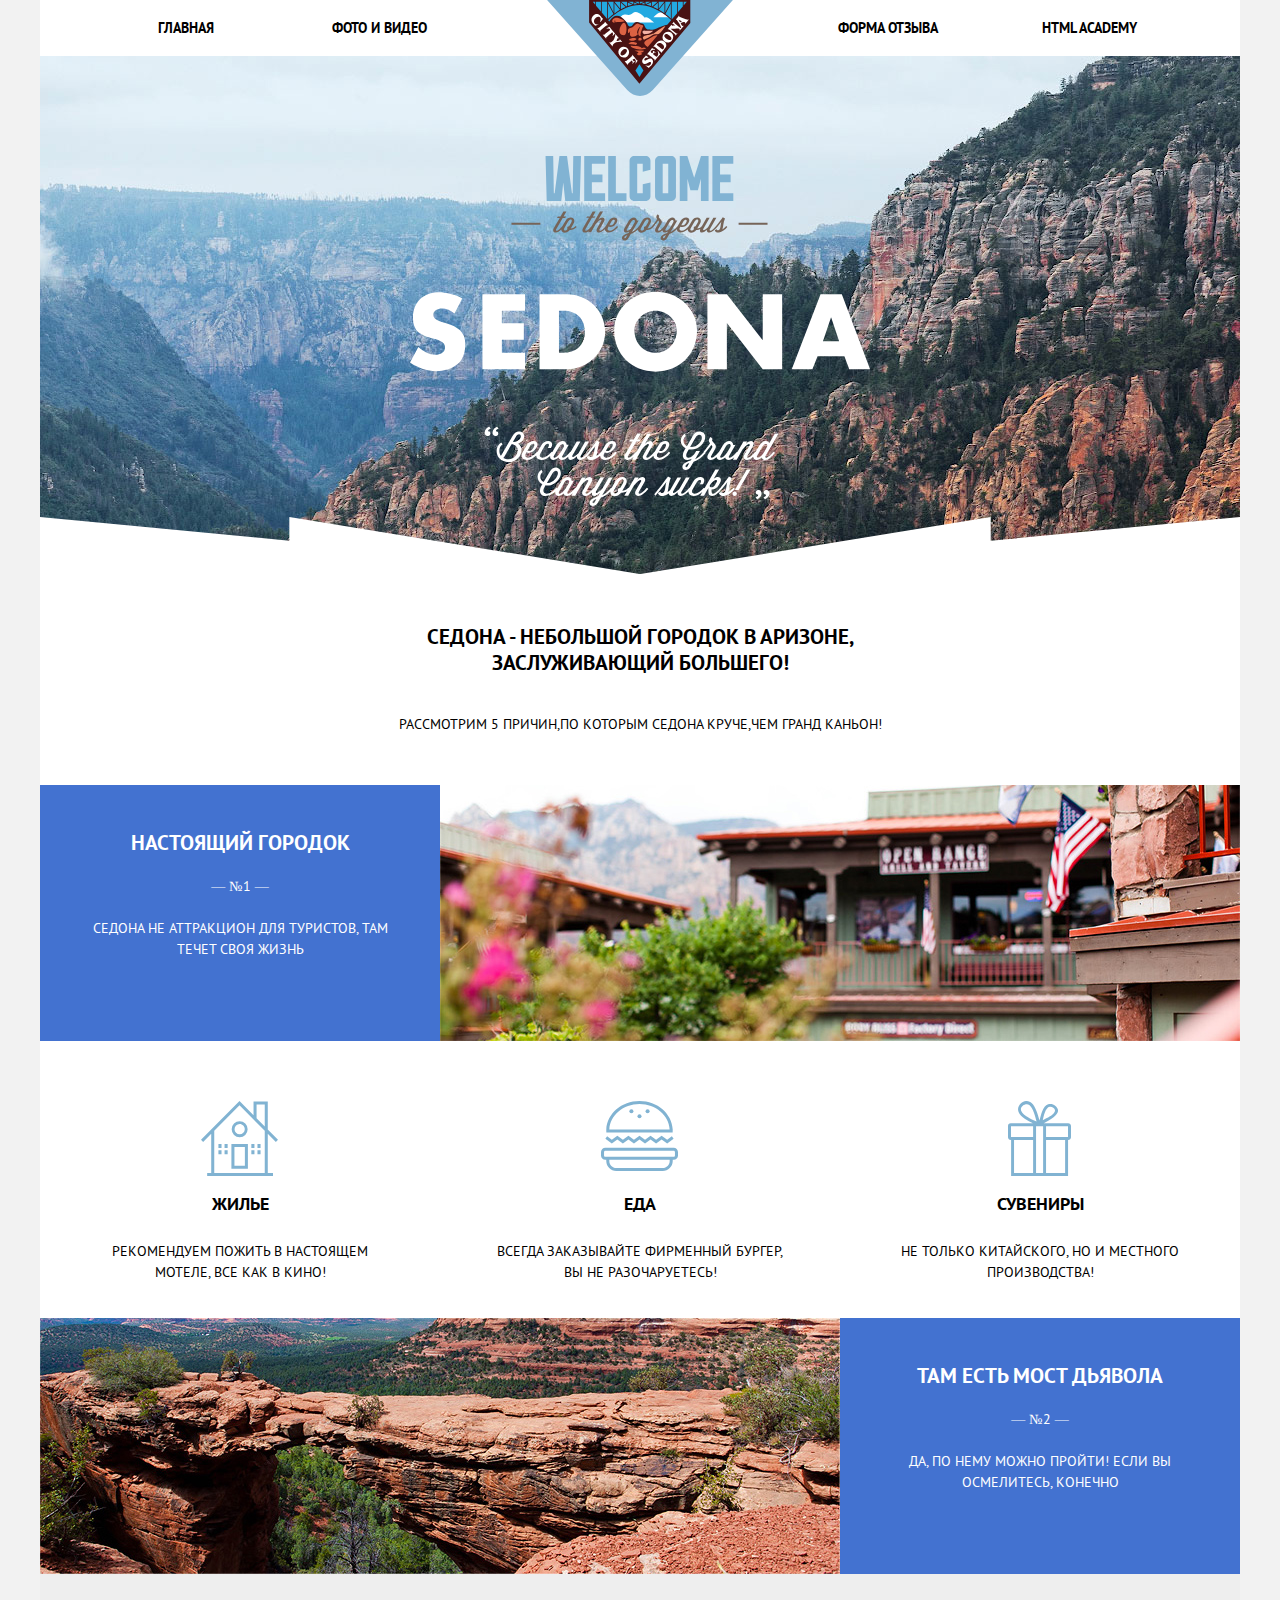
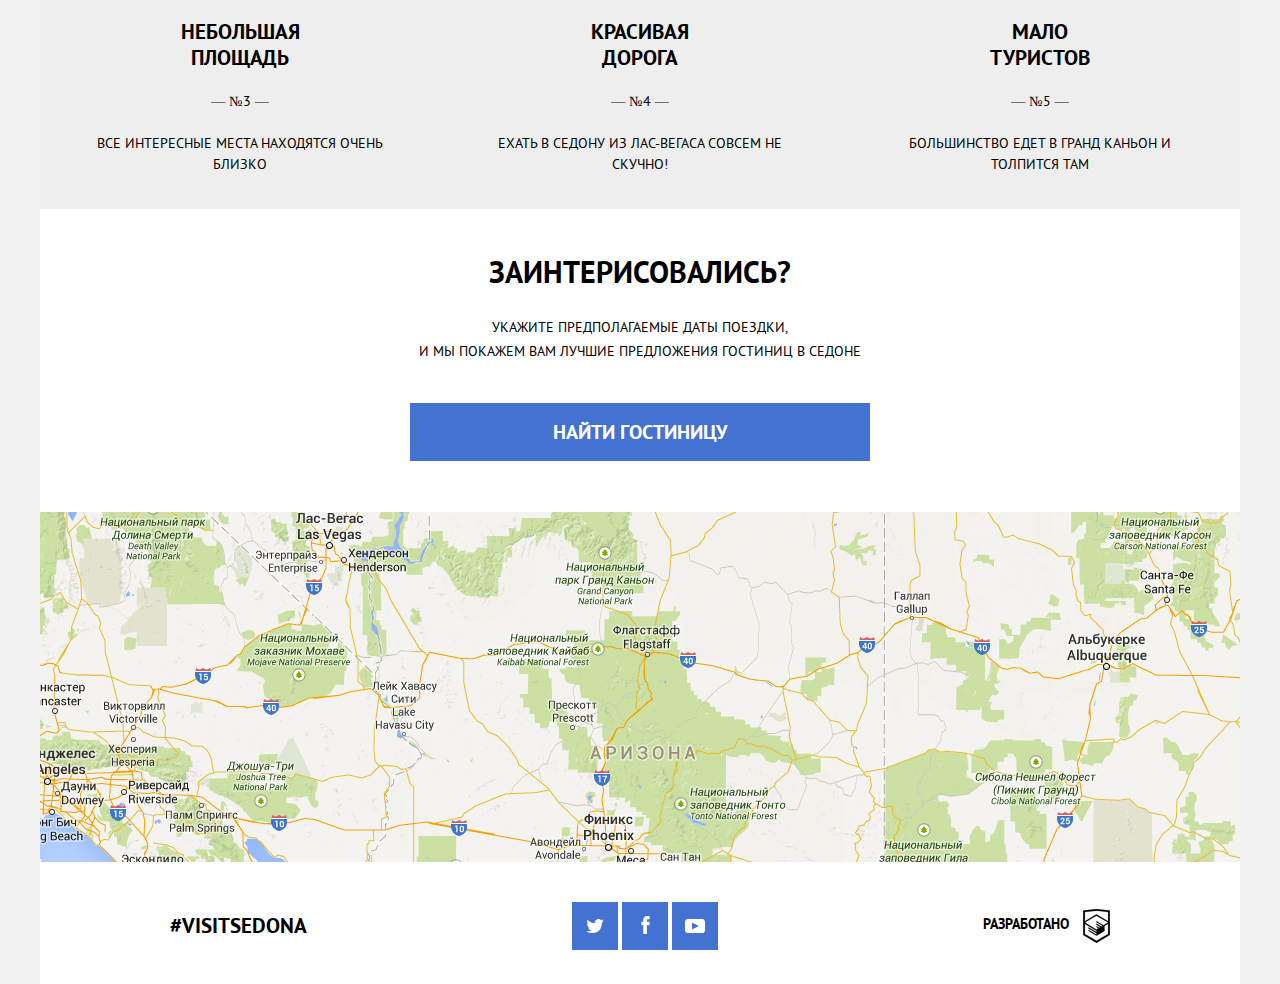
<file: sedona/index.html>
<!DOCTYPE html>
<html lang="ru">
  <head>
    <meta charset="utf-8">
    <meta name="viewport" content="width=device-width,initial-scale=1">
    <meta name="description" content="Поиск гостиниц, отелей. Фото и отзывы гостей">
    <link href="css/style.min.css" rel="stylesheet">
    <title>Сервис бронированния гостиниц в аризоне - SEDONA</title>
  </head>
  <body class="page-body">
    <div style="display:none">
      <svg xmlns="http://www.w3.org/2000/svg" xmlns:xlink="http://www.w3.org/1999/xlink"><symbol id="icon-facebook" viewbox="0 0 8.67 18.94"><path d="M6.28 3.36h2.4V0H5.79C2.66.18 1.54 2.39 1.95 6.11H0v3.52h1.96v9.31H5.8V9.63h2.86V6.11H5.79c-.02-1.04-.04-2.4.49-2.75z"></path></symbol><symbol id="icon-html" viewbox="0 0 154.38 195.33"><path stroke="#231F20" stroke-miterlimit="10" d="M78 .59L77.19.5.5 8.54v140.57l76.69 45.63 76.69-45.63V8.54L78 .59zm65.85 142.82l-66.66 39.66-66.66-39.66V85.79L76.9 125.3l.11 7.16-45.53-27.1-.07 6.95 45.71 27.47.11 7.35-45.7-27.19-.07 6.95 45.71 27.47 46.15-27.62v-6.98l-.06.03V97.1l20.57-12.28v58.59zm-.05-66.06l-18.24 10.74-8.42 4.96-40.15-23.88-.07 6.95 34.32 20.41-.3.18-.74.44-4.88 2.87-28.33-16.86-.07 6.95 22.36 13.3-5.28 3.53-.13.08-16.89-9.95-.07 6.95 11.08 6.53-11.29 6.78-66.02-39.27 66.14-39.75v.01l66.98 39.03zm.05-6.99L76.83 30.85v-.01h-.02v.01L10.53 70.31V17.58l66.66-6.99 66.66 6.99v52.78z"></path></symbol><symbol id="icon-like" viewbox="0 0 22 20"><path d="M12.38 3.65l-.64 2.93L11.22 9h8.68v2.06L17 18H8V8.03l.01-.01 4.37-4.37M2 10v8-8M13.2 0L6.6 6.6c-.4.3-.6.8-.6 1.4v10c0 1.1.9 2 2 2h9c.8 0 1.5-.5 1.8-1.2l3-7.1c.1-.2.1-.5.1-.7V9h.1c0-1.1-.9-2-2-2h-6.3l1-4.6v-.3c0-.4-.2-.8-.4-1.1l-1.1-1zM4 8H0v12h4V8zm18 1v.04V9z"></path></symbol><symbol id="icon-mail" viewbox="0 2 16 12"><path d="M8 10c-.27 0-.5-.09-1-.34L0 6v7c0 .55.45 1 1 1h14c.55 0 1-.45 1-1V6L9 9.66c-.5.25-.73.34-1 .34zm7-8H1c-.55 0-1 .45-1 1v.76l8 4.21 8-4.21V3c0-.55-.45-1-1-1z"></path></symbol><symbol id="icon-telephone" viewbox="0 0 18 18"><path fill="#010101" d="M3.6 7.8c1.4 2.8 3.8 5.1 6.6 6.6l2.2-2.2c.3-.3.7-.4 1-.2 1.1.4 2.3.6 3.6.6.6 0 1 .4 1 1V17c0 .6-.4 1-1 1C7.6 18 0 10.4 0 1c0-.6.4-1 1-1h3.5c.6 0 1 .4 1 1 0 1.2.2 2.4.6 3.6.1.3 0 .7-.2 1L3.6 7.8z"></path></symbol><symbol id="icon-twitter" viewbox="0 0 17.5 14.66"><path d="M11.28.15c1.74-.48 3.07.26 3.68 1.15.69-.23 1.37-.47 2.07-.69 0 .84-.54 1.48-.88 1.73.7.16 1.34-.48 1.34-.48-.17.98-1.04 1.75-1.61 1.98-.24 6.59-3.27 10.96-10.38 10.82h-.46c-.42 0-4.29-.45-5.05-1.84 2.34.19 4.01-.41 4.84-1.15-.99-.29-2.76-.46-3.07-2.88.36.1.58.22 1.23.12C1.76 8.07.38 7.37.46 5.22c.29.32 1.1.52 1.38.46C1.12 5.44-.19 2.4.92.84c1.87 1.81 3.85 3.52 7.37 3.69C8.51 2.29 9.46.79 11.28.15z"></path></symbol><symbol id="icon-youtube" viewbox="0 0 19.98 14.02"><path d="M17.14 0H2.84C1.27 0 0 1.28 0 2.83v8.35c0 1.56 1.27 2.83 2.84 2.83h14.31a2.84 2.84 0 0 0 2.83-2.83V2.83C19.98 1.28 18.7 0 17.14 0zM7.04 10.39V3.62L13.81 7l-6.77 3.39z"></path></symbol></svg>
    </div>
    <header class="page-header">
      <nav class="main-nav main-nav--opened main-nav--nojs">
        <ul class="site-list site-list--left">
          <li class="site-list__item">
            <a class="site-list__link">
              ГЛАВНАЯ
            </a>
          </li>
          <li class="site-list__item">
            <a class="site-list__link" href="photo.html">
              ФОТО И ВИДЕО
            </a>
          </li>
        </ul>
        <ul class="site-list site-list--right">
          <li class="site-list__item">
            <a class="site-list__link" href="form.html">
              ФОРМА ОТЗЫВА
            </a>
          </li>
          <li class="site-list__item">
            <a class="site-list__link">
              HTML ACADEMY
            </a>
          </li>
        </ul>
        <span class="main-nav__logo-icon">
          <picture class="main-nav__logo-icon-svg">
            <source media="(min-width: 1200px)" srcset="img/logo-flag-desktop.svg">
            <source media="(min-width: 768px)" srcset="img/logo-flag.svg">
            <img class="main-nav__logo-icon-src" width="102" height="83" src="img/logo-flag.svg" alt="Logo">
          </picture>
        </span>
        <button class="main-nav__toggle">
          <span class="visually-hidden">Открыть меню</span>
        </button>
      </nav>
      <div class="page-header__logo-section page-header__logo-section--extra container">
        <span class="page-header__logo-text"></span>
      </div>
    </header>
  <main class="page-main">
    <div class="page-headline-wrapper container">
      <h1 class="page-headline">
        СЕДОНА - НЕБОЛЬШОЙ<br>
        ГОРОДОК В АРИЗОНЕ,<br>
        ЗАСЛУЖИВАЮЩИЙ БОЛЬШЕГО!
      </h1>
      <p class="page-intro">
        РАССМОТРИМ 5 ПРИЧИН,ПО КОТОРЫМ СЕДОНА КРУЧЕ,ЧЕМ ГРАНД КАНЬОН!
      </p>
    </div>
    <section class="features">
      <ul class="features-list">
        <li class="features-list__item features-list__item--town">
          <div class="features-list__text features-list__text--town container">
            <h2 class="features-list__title">
              НАСТОЯЩИЙ ГОРОДОК
            </h2>
            <span class="features-list__number">— №1 —</span>
            <p class="features-lsit__say">
              СЕДОНА НЕ АТТРАКЦИОН ДЛЯ ТУРИСТОВ, ТАМ ТЕЧЕТ СВОЯ ЖИЗНЬ
            </p>
          </div>
          <picture class="features-list__image features-list__image--town">
            <source media="(min-width: 1200px)" srcset="img/photo-city-desktop@1x.jpg 1x">
            <source media="(min-width: 768px)" srcset="img/photo-city-tablet@1x.jpg 1x">
            <img class="features-list__image-src" width="320" height="260" src="img/photo-city@1x.jpg" alt="Седона__городок">
          </picture>
          <ul class="features-list__town-pros town-pros">
            <li class="town-pros__item town-pros__item--home">
              <b class="town-pros__title">
                ЖИЛЬЕ
              </b>
              <p class="town-pros__say">
                РЕКОМЕНДУЕМ ПОЖИТЬ В НАСТОЯЩЕМ МОТЕЛЕ, ВСЕ КАК В КИНО!
              </p>
              <span class="town-pros__icon"></span>
            </li>
            <li class="town-pros__item town-pros__item--souv">
              <b class="town-pros__title">
                СУВЕНИРЫ
              </b>
              <p class="town-pros__say">
                НЕ ТОЛЬКО КИТАЙСКОГО, НО И МЕСТНОГО ПРОИЗВОДСТВА!
              </p>
              <span class="town-pros__icon"></span>
            </li>
            <li class="town-pros__item town-pros__item--eat">
              <b class="town-pros__title">
                ЕДА
              </b>
              <p class="town-pros__say">
                ВСЕГДА ЗАКАЗЫВАЙТЕ ФИРМЕННЫЙ БУРГЕР, ВЫ НЕ РАЗОЧАРУЕТЕСЬ!
              </p>
              <span class="town-pros__icon"></span>
            </li>
          </ul>
        </li>
        <li class="features-list__item features-list__item--bridge">
          <div class="features-list__text features-list__text--bridge container">
            <h2 class="features-list__title">
              ТАМ ЕСТЬ МОСТ ДЬЯВОЛА
            </h2>
            <span class="features-list__number">— №2 —</span>
            <p class="features-lsit__say">
              ДА, ПО НЕМУ МОЖНО ПРОЙТИ! ЕСЛИ ВЫ ОСМЕЛИТЕСЬ, КОНЕЧНО
            </p>
          </div>
          <picture class="features-list__image features-list__image--bridge">
            <source media="(min-width: 1200px)" srcset="img/photo-bridge-desktop@1x.jpg 1x">
            <source media="(min-width: 768px)" srcset="img/photo-bridge-tablet@1x.jpg 1x">
            <img class="features-list__image-src" width="320" height="260" src="img/photo-bridge@1x.jpg" alt="Седона__мост">
          </picture>
        </li>
        <li class="features-list__item">
          <div class="features-list__text container">
            <h2 class="features-list__title">
              НЕБОЛЬШАЯ<br>
              ПЛОЩАДЬ
            </h2>
            <span class="features-list__number">— №3 —</span>
            <p class="features-lsit__say">
              ВСЕ ИНТЕРЕСНЫЕ МЕСТА НАХОДЯТСЯ ОЧЕНЬ БЛИЗКО
            </p>
          </div>
        </li>
        <li class="features-list__item">
          <div class="features-list__text container">
            <h2 class="features-list__title">
              КРАСИВАЯ<br>
              ДОРОГА
            </h2>
            <span class="features-list__number">— №4 —</span>
            <p class="features-lsit__say">
              ЕХАТЬ В СЕДОНУ ИЗ ЛАС-ВЕГАСА СОВСЕМ НЕ СКУЧНО!
            </p>
          </div>
        </li>
        <li class="features-list__item">
          <div class="features-list__text container">
            <h2 class="features-list__title">
              МАЛО<br>
              ТУРИСТОВ
            </h2>
            <span class="features-list__number">— №5 —</span>
            <p class="features-lsit__say">
              БОЛЬШИНСТВО ЕДЕТ В ГРАНД КАНЬОН И ТОЛПИТСЯ ТАМ
            </p>
          </div>
        </li>
      </ul>
      <article class="features-subscribe">
        <div class="container">
          <b class="features-subscribe__title">
            ЗАИНТЕРИСОВАЛИСЬ?
          </b>
          <p class="features-subscribe__text">
            УКАЖИТЕ ПРЕДПОЛАГАЕМЫЕ ДАТЫ ПОЕЗДКИ,<br>
            И МЫ ПОКАЖЕМ ВАМ ЛУЧШИЕ
            ПРЕДЛОЖЕНИЯ ГОСТИНИЦ В СЕДОНЕ
          </p>
          <a href="#" class="features-subscribe__link button">
            НАЙТИ ГОСТИНИЦУ
          </a>
        </div>
      </article>
    </section>
    <div class="map">
      <picture class="map__image">
        <source media="(min-width: 1200px)" srcset="img/map-desktop.jpg 1x">
        <source media="(min-width: 768px)" srcset="img/map-tablet.jpg 1x">
        <img class="map__image-src" width="320" height="260" src="img/map-mobile.jpg" alt="map">
      </picture>
    </div>
    <footer class="main-footer container">
      <b class="main-footer__hash">
        #VISITSEDONA
      </b>
      <ul class="main-footer__social social">
        <li class="social__item">
          <a href="#" class="social__link social__link--twitter">
            <span class="visually-hidden">twitter</span>
            <svg class="social__link-icon" width="18" height="14">
              <use x="0" y="0" xlink:href="#icon-twitter">
            </use></svg>
          </a>
        </li>
        <li class="social__item">
          <a href="#" class="social__link social__link--facebook">
            <span class="visually-hidden">facebook</span>
            <svg class="social__link-icon" width="9" height="18">
              <use x="0" y="0" xlink:href="#icon-facebook">
            </use></svg>
          </a>
        </li>
        <li class="social__item">
          <a href="#" class="social__link social__link--youtube">
            <span class="visually-hidden">youtube</span>
            <svg class="social__link-icon" width="20" height="14">
              <use x="0" y="0" xlink:href="#icon-youtube">
            </use></svg>
          </a>
        </li>
      </ul>
      <div class="main-footer__copyright">
        <a href="#" class="main-footer__copyright-link">
          <span>РАЗРАБОТАНО</span>
          <svg class="main-footer__copyright-logo" width="50" height="50">
            <use x="0" y="0" xlink:href="#icon-html">
          </use></svg>
        </a>
      </div>
    </footer>
  </main>
  <script src="js/main-nav__toggle.js"></script>
  </body>
</html>
</file>
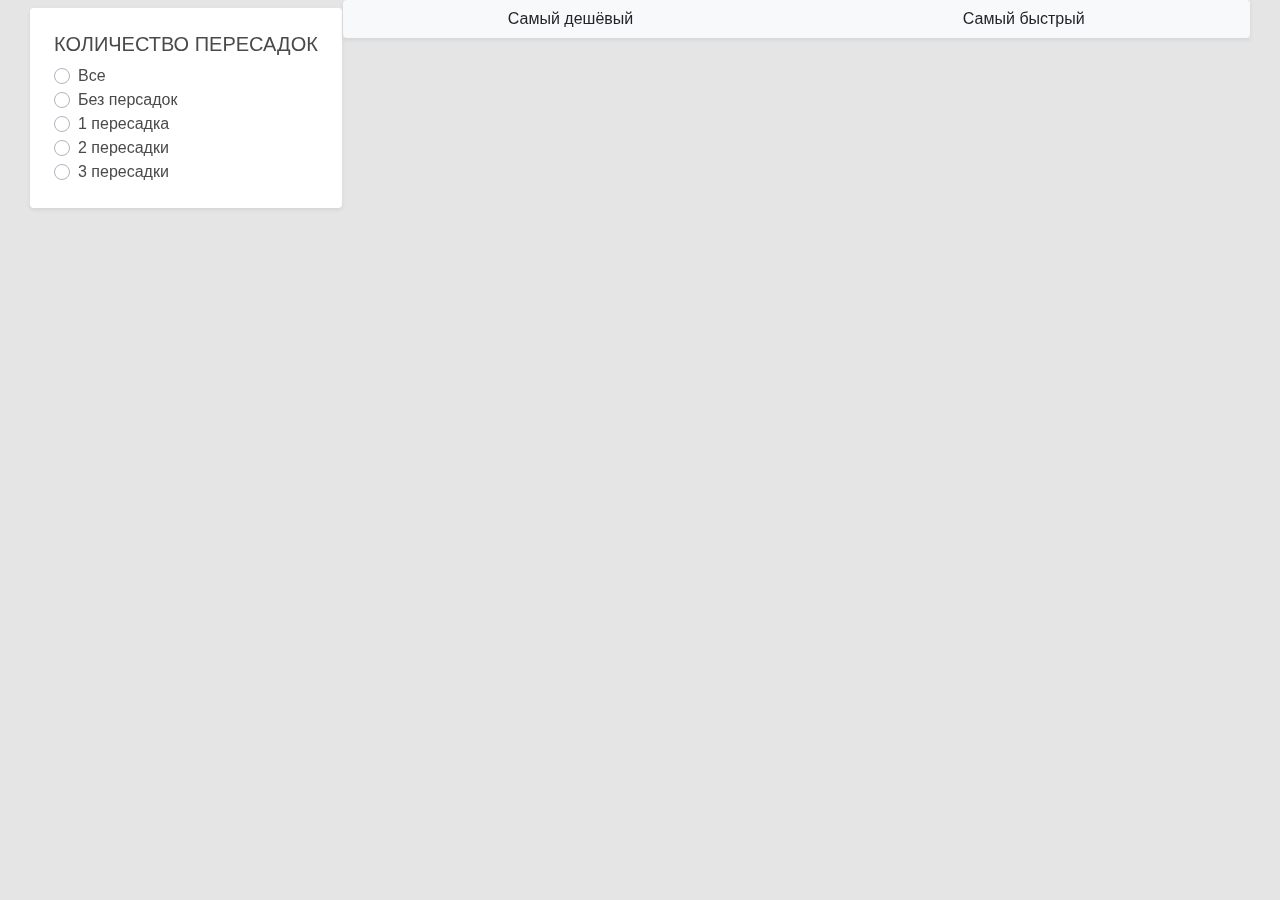
<file: test-avia/index.html>
<!doctype html><html lang="en"><head><meta charset="utf-8"/><link rel="icon" href="/test-avia/favicon.ico"/><meta name="viewport" content="width=device-width,initial-scale=1"/><meta name="theme-color" content="#000000"/><meta name="description" content="Web site created using create-react-app"/><link rel="apple-touch-icon" href="/test-avia/logo192.png"/><link rel="manifest" href="/test-avia/manifest.json"/><title>React App</title><link href="/test-avia/static/css/2.17e5ed98.chunk.css" rel="stylesheet"><link href="/test-avia/static/css/main.dd0f99f0.chunk.css" rel="stylesheet"></head><body><noscript>You need to enable JavaScript to run this app.</noscript><div id="root"></div><script>!function(l){function e(e){for(var t,r,n=e[0],o=e[1],u=e[2],a=0,i=[];a<n.length;a++)r=n[a],Object.prototype.hasOwnProperty.call(p,r)&&p[r]&&i.push(p[r][0]),p[r]=0;for(t in o)Object.prototype.hasOwnProperty.call(o,t)&&(l[t]=o[t]);for(s&&s(e);i.length;)i.shift()();return c.push.apply(c,u||[]),f()}function f(){for(var e,t=0;t<c.length;t++){for(var r=c[t],n=!0,o=1;o<r.length;o++){var u=r[o];0!==p[u]&&(n=!1)}n&&(c.splice(t--,1),e=a(a.s=r[0]))}return e}var r={},p={1:0},c=[];function a(e){if(r[e])return r[e].exports;var t=r[e]={i:e,l:!1,exports:{}};return l[e].call(t.exports,t,t.exports,a),t.l=!0,t.exports}a.m=l,a.c=r,a.d=function(e,t,r){a.o(e,t)||Object.defineProperty(e,t,{enumerable:!0,get:r})},a.r=function(e){"undefined"!=typeof Symbol&&Symbol.toStringTag&&Object.defineProperty(e,Symbol.toStringTag,{value:"Module"}),Object.defineProperty(e,"__esModule",{value:!0})},a.t=function(t,e){if(1&e&&(t=a(t)),8&e)return t;if(4&e&&"object"==typeof t&&t&&t.__esModule)return t;var r=Object.create(null);if(a.r(r),Object.defineProperty(r,"default",{enumerable:!0,value:t}),2&e&&"string"!=typeof t)for(var n in t)a.d(r,n,function(e){return t[e]}.bind(null,n));return r},a.n=function(e){var t=e&&e.__esModule?function(){return e.default}:function(){return e};return a.d(t,"a",t),t},a.o=function(e,t){return Object.prototype.hasOwnProperty.call(e,t)},a.p="/test-avia/";var t=this["webpackJsonptestwork-avia"]=this["webpackJsonptestwork-avia"]||[],n=t.push.bind(t);t.push=e,t=t.slice();for(var o=0;o<t.length;o++)e(t[o]);var s=n;f()}([])</script><script src="/test-avia/static/js/2.a6039108.chunk.js"></script><script src="/test-avia/static/js/main.9281cc50.chunk.js"></script></body></html>
</file>
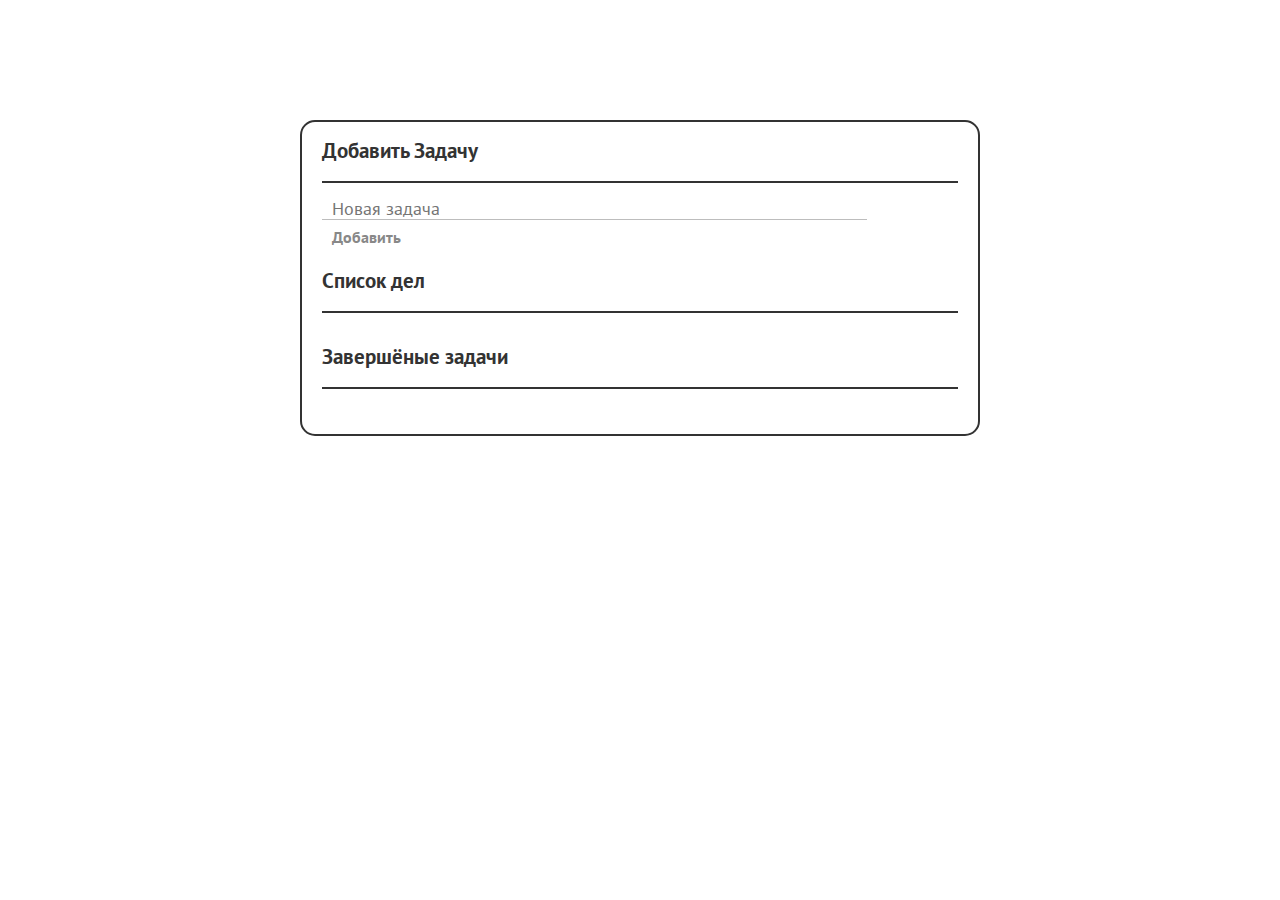
<file: todoList/index.html>
<!DOCTYPE html>
<html lang="ru">
  <head>
    <link href="css/style.min.css" rel="stylesheet">
    <title>Список дел</title>
  </head>
  <body class="page-body">
    <div style="display:none">
      <svg xmlns="http://www.w3.org/2000/svg" xmlns:xlink="http://www.w3.org/1999/xlink"><symbol id="icon-checked" viewbox="0 0 26 26"><path d="M.3 14c-.2-.2-.3-.5-.3-.7s.1-.5.3-.7l1.4-1.4c.4-.4 1-.4 1.4 0l.1.1 5.5 5.9c.2.2.5.2.7 0L22.8 3.3h.1c.4-.4 1-.4 1.4 0l1.4 1.4c.4.4.4 1 0 1.4l-16 16.6c-.2.2-.4.3-.7.3-.3 0-.5-.1-.7-.3L.5 14.3.3 14z"></path></symbol><symbol id="icon-del" viewbox="0 0 59 59"><path d="M29.5 51a1 1 0 0 0 1-1V17a1 1 0 1 0-2 0v33a1 1 0 0 0 1 1zm-10 0a1 1 0 0 0 1-1V17a1 1 0 1 0-2 0v33a1 1 0 0 0 1 1zm20 0a1 1 0 0 0 1-1V17a1 1 0 1 0-2 0v33a1 1 0 0 0 1 1z"></path><path d="M52.5 6H38.456c-.11-1.25-.495-3.358-1.813-4.711C35.809.434 34.751 0 33.499 0H23.5c-1.252 0-2.31.434-3.144 1.289C19.038 2.642 18.653 4.75 18.543 6H6.5a1 1 0 1 0 0 2h2.041l1.915 46.021C10.493 55.743 11.565 59 15.364 59h28.272c3.799 0 4.871-3.257 4.907-4.958L50.459 8H52.5a1 1 0 1 0 0-2zM21.792 2.681C22.24 2.223 22.799 2 23.5 2h9.999c.701 0 1.26.223 1.708.681.805.823 1.128 2.271 1.24 3.319H20.553c.112-1.048.435-2.496 1.239-3.319zm24.752 51.298C46.538 54.288 46.4 57 43.636 57H15.364c-2.734 0-2.898-2.717-2.909-3.042L10.542 8h37.915l-1.913 45.979z"></path></symbol><symbol id="icon-edit" viewbox="0 0 493.638 493.638"><path d="M427.092 118.538L99.89 445.738l-9.651-9.652 327.2-327.201-58.731-58.731L31.376 377.481l84.646 84.649 327.329-327.332zm65.535-33.015c-10.064 23.448-43.053 43.053-43.053 43.053l-84.646-84.644s27.29-33.513 43.054-43.053 94.71 61.195 84.645 84.644zM110.059 468.088L.127 493.638l25.286-110.191z"></path></symbol><symbol id="icon-save" viewbox="0 0 438.533 438.533"><path d="M432.823 121.049c-3.806-9.132-8.377-16.367-13.709-21.695l-79.941-79.942c-5.325-5.325-12.56-9.895-21.696-13.704C308.346 1.903 299.969 0 292.357 0H27.409C19.798 0 13.325 2.663 7.995 7.993 2.665 13.32.003 19.792.003 27.407v383.719c0 7.617 2.662 14.089 7.992 19.417 5.33 5.325 11.803 7.991 19.414 7.991h383.718c7.618 0 14.089-2.666 19.417-7.991 5.325-5.328 7.987-11.8 7.987-19.417V146.178c0-7.616-1.902-15.99-5.708-25.129zM182.725 45.677c0-2.474.905-4.611 2.714-6.423 1.807-1.804 3.949-2.708 6.423-2.708h54.819c2.468 0 4.609.902 6.417 2.708 1.813 1.812 2.717 3.949 2.717 6.423v91.362c0 2.478-.91 4.618-2.717 6.427-1.808 1.803-3.949 2.708-6.417 2.708h-54.819c-2.474 0-4.617-.902-6.423-2.708-1.809-1.812-2.714-3.949-2.714-6.427V45.677zm146.181 356.314H109.633V292.355h219.273v109.636zm73.094 0h-36.559V283.218c0-7.617-2.663-14.085-7.991-19.417-5.328-5.328-11.8-7.994-19.41-7.994H100.498c-7.614 0-14.087 2.666-19.417 7.994-5.327 5.328-7.992 11.8-7.992 19.417v118.773H36.544V36.542h36.544v118.771c0 7.615 2.662 14.084 7.992 19.414 5.33 5.327 11.803 7.993 19.417 7.993h164.456c7.61 0 14.089-2.666 19.41-7.993 5.325-5.327 7.994-11.799 7.994-19.414V36.542c2.854 0 6.563.95 11.136 2.853 4.572 1.902 7.806 3.805 9.709 5.708l80.232 80.23c1.902 1.903 3.806 5.19 5.708 9.851 1.909 4.665 2.857 8.33 2.857 10.994v255.813z"></path></symbol></svg>
    </div>
  <main class="page-main">
    <div class="to-do container">
      <h2 class="to-do__headline">Добавить Задачу</h2>
      <div class="to-do__line">
        <input id="new-task" type="text" name="" value="" placeholder="Новая задача">
        <button class="add" type="button" name="button">
          Добавить
        </button>
      </div>
      <h2 class="to-do__headline">Список дел</h2>
      <ul class="to-do__list to-do__line unfinished-tasks">
      </ul>
      <h2 class="to-do__headline">Завершёные задачи</h2>
      <ul class="to-do__list to-do__line finished-tasks">
      </ul>
    </div>
  </main>
  <script src="js/index.js"></script>
  </body>
</html>
</file>
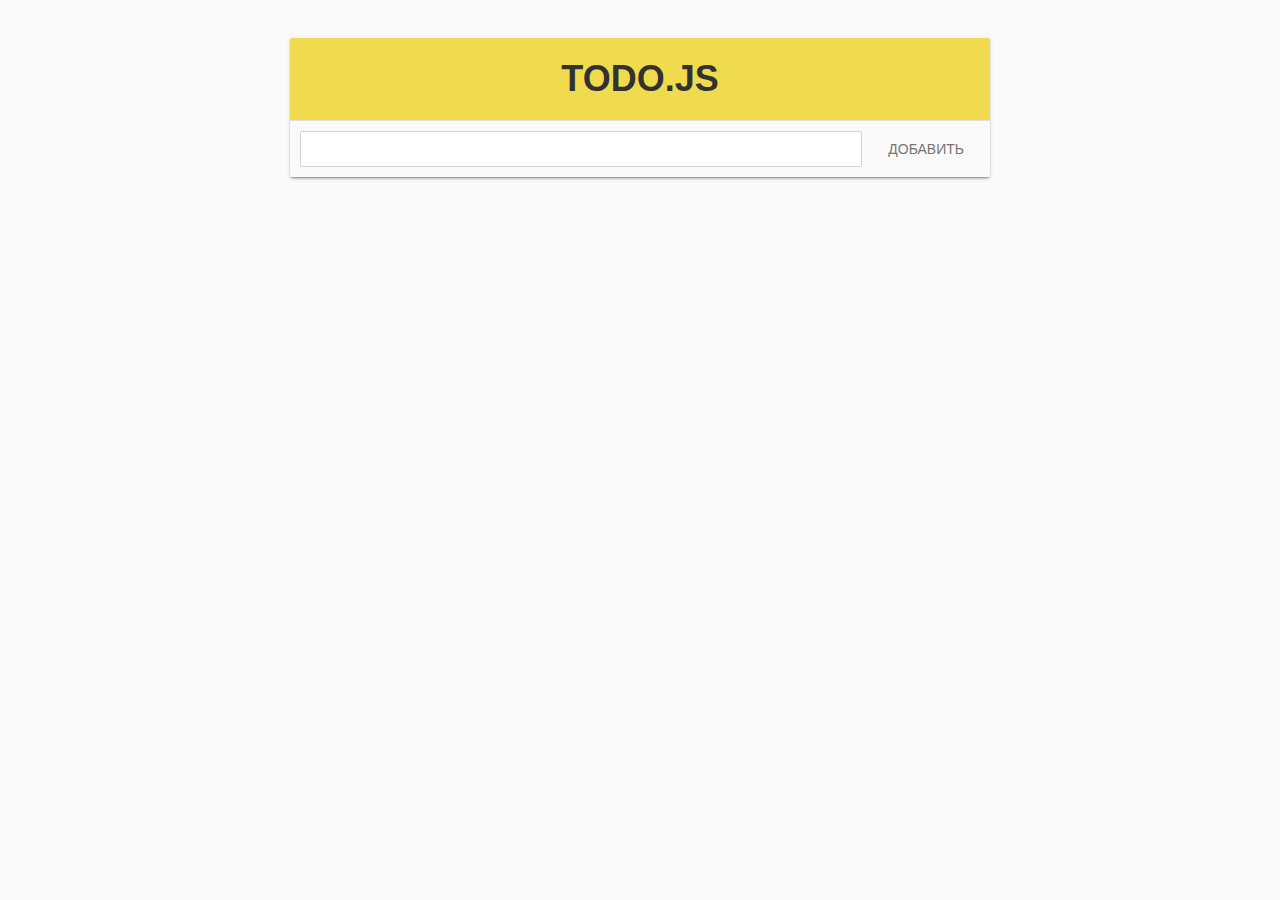
<file: todoListMVC/index.html>
<!DOCTYPE html>
<html>
  <head>
    <meta charset="utf-8">
    <meta name="viewport" content="width=device-width, initial-scale=1, user-scalable=no">
    <title>Todo.js</title>
    <link href="static/css/app.css" rel="stylesheet"></head>
  <body>
    <main>
      <div class="todo-item-container" id="app">
        <header>
          <h1>Todo.js</h1>
        </header>
        <form id="todo-form">
          <input id="add-input" type="text">
          <button id="add-button" type="submit">Добавить</button>
        </form>
        <ul id="todo-list">
        </ul>
      </div>
      <section class="shcedule">

      </section>
    </main>
  <script type="text/javascript" src="static/js/app.js"></script></body>
</html>
</file>
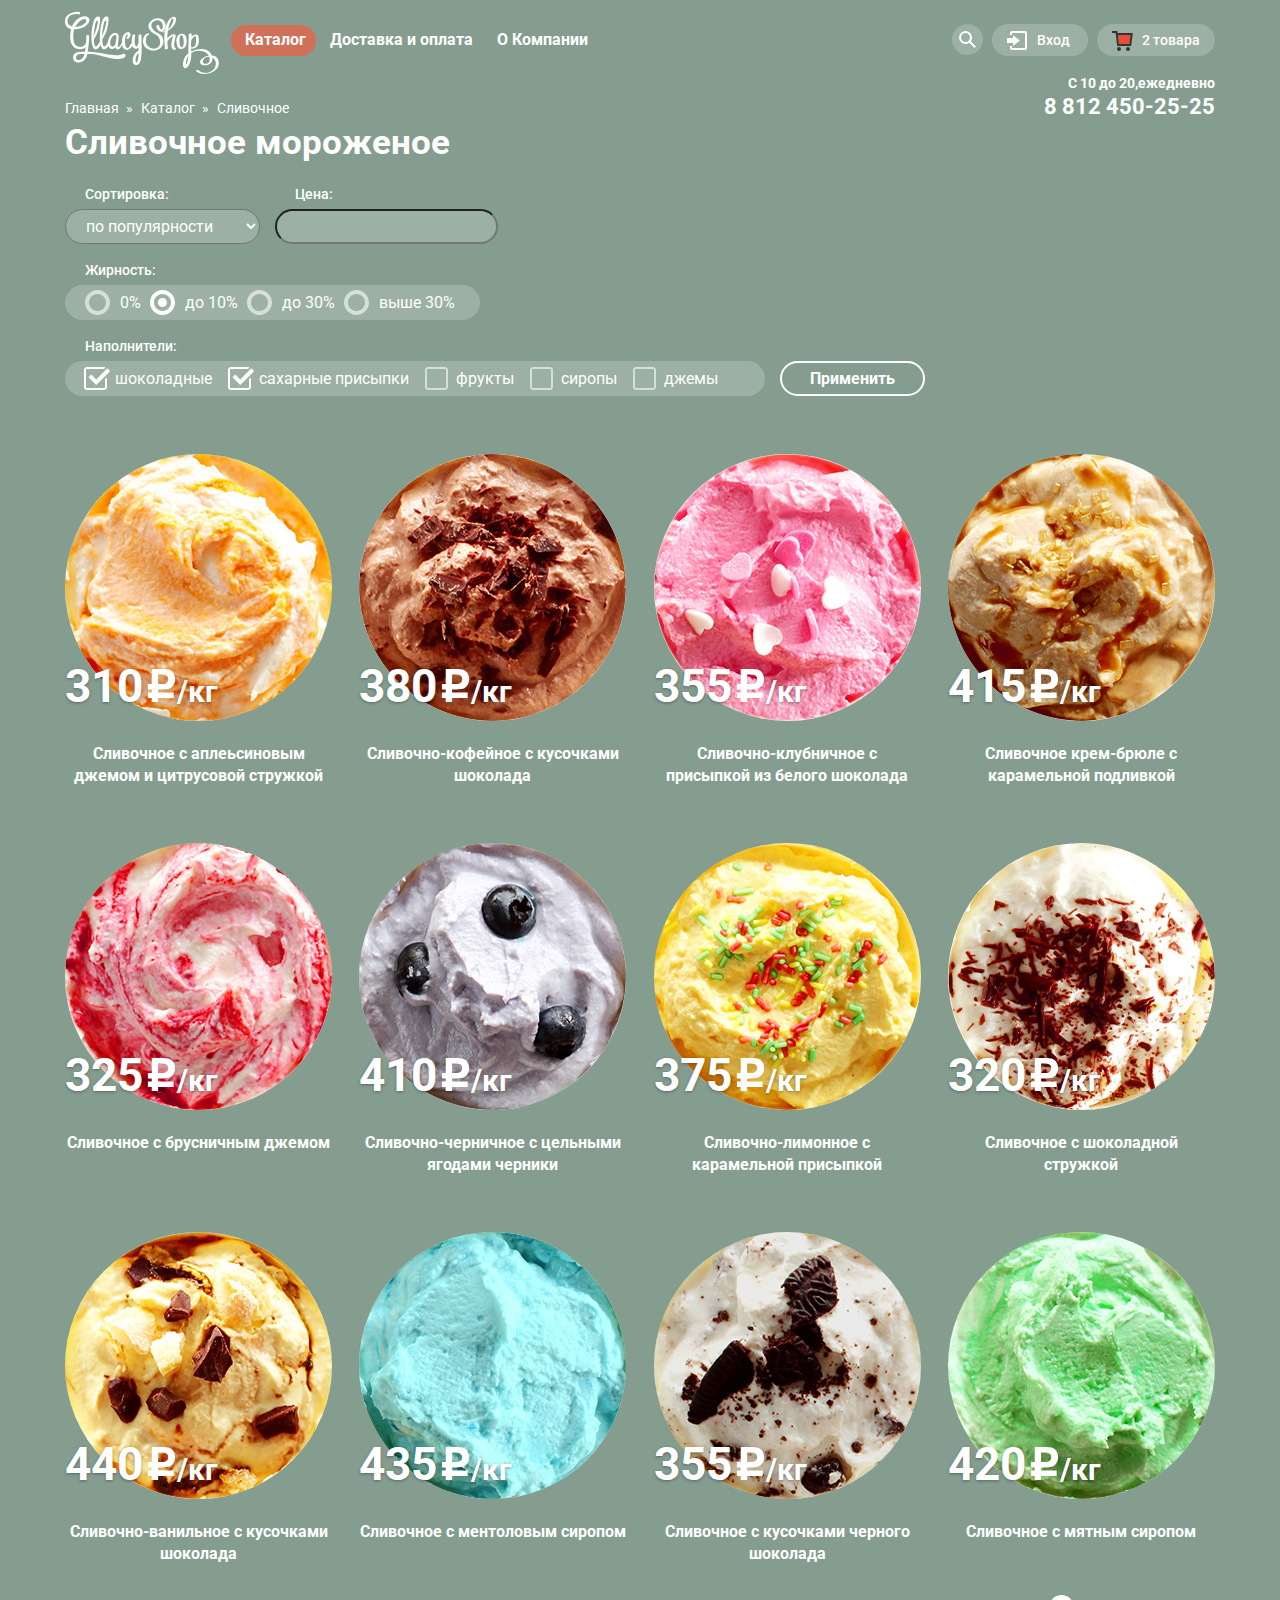
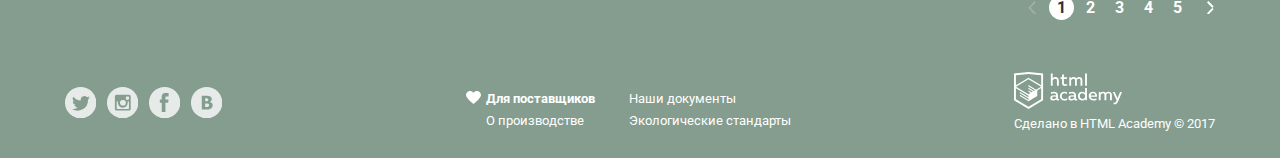
<file: gllacy/catalog.html>
<!DOCTYPE html>
<html lang="ru">

<head>
    <meta charset="utf-8">
    <link rel="stylesheet" href="https://fonts.googleapis.com/css?family=Roboto:400,500,700,900&subset=latin,cyrillic">
    <link rel="stylesheet" href="normalize.css">
    <link rel="stylesheet" href="index.css">
</head>
<body class="catalog">
  <header class="main-header">
    <div class="container">
      <nav class="main-navigation">
        <a class="main-logo" href="index.html">
            <img src="img/logo.svg" width ="154" height ="64" alt="Логотип магазиина «GlaccyShop»">
        </a>
        <ul class="site-navigation">
          <li class="site-catalog"><a class="current" href="#">Каталог</a>
            <ul class="catalog-submenu">
              <li><a class="selection" href ="#">Новинки</a></li>
              <li><a class="current">Сливочное</a></li>
              <li><a href ="#">Щербеты</a></li>
              <li><a href ="#">Фруктовый лёд</a></li>
              <li><a href ="#">Мелорин</a></li>
            </ul>
          </li>
          <li><a href="#">Доставка и оплата</a></li>
          <li><a href="#">О Компании</a></li>
        </ul>

      <ul class="user-navigation">
        <li class="product-search"><a></a>
          <div class="search-wrapper">
            <form class="searchform" action="index.html" method="post">
              <label class="visually-hidden" for="search">Что ищем?</label>
              <input type="search" name="search" value="" id="search" placeholder="Что ищем?">
            </form>
          </div>
        </li>
        <li class="login-link"><a href="#">Вход</a>
          <div class="loginform-wrapper">
            <form class="loginform" action="index.html" method="post">
              <label class="visually-hidden" for="mail">Электронная почта</label>
              <input class="userform-login" type="email" name="email" id="mail" value="" placeholder="Электронная почта">
              <label class="visually-hidden" for="password">Пароль</label>
              <input type="password" name="password" value="" id="password" placeholder="Пароль">
              <button class="button" type="submit">Войти</button>
            </form>
            <div class="loginform-help">
              <a href>Забыли пароль?</a>
              <a href>Новая регистрация</a>
            </div>
          </div>
        </li>
        <li class="basket-link basket_active"><a href="#">2 товара</a></li>
      </ul>
      </nav>
      <!-- row ?-->
      <div class="header-status">
        <p class="header-schedule">С 10 до 20,ежедневно</p>
        <p class="header-number">8 812 450-25-25</p>
      </div>
    </div>
  </header>
  <main class="container">
    <ul class="catalog-breadcrumbs">
      <li>
        <a href="index.html">Главная</a>
      </li>
      <li>
          <a href="#">Каталог</a>
      </li>
      <li class="breadcrumbs current">Сливочное</li>
    </ul>
    <h1 class="catalog-header">Сливочное мороженое</h1>
    <form class="filter" action="index.html" method="get">
        <fieldset>
          <legend>Сортировка:</legend>
          <!-- Не работает font -->
          <div>
            <select class="filter-sorting" name="sorting">
              <option selected value="popular"><span>по популярности</span></option>
              <option value="cheap"><span>сначала недорогие</span></option>
              <option value="expensive"><span>сначала дорогие</span></option>
              <option value="fatness"><span>по жирности</span></option>
            </select>
          </div>
        </fieldset>
        <fieldset>
          <legend>Цена:</legend>
          <div>
          <!-- css Slider range-->
          <label for="filter price-slider"></label>
          <input class="filter-price" type="text" id="filter price-slider" name="price">
          </div>
        </fieldset>
        <fieldset >
          <legend>Жирность:</legend>
          <div class="filter-fat">
            <label class="fat-radio" for="0">
              <input type="radio" class="visually-hidden" name="fat" value="0" id="0">
              <span class="radio-indicator"></span>
              0%
            </label>
            <label class="fat-radio" for="=<10">
              <input type="radio" class="visually-hidden" name="fat" checked value="=<10" id="=<10">
              <span class="radio-indicator"></span>
              до 10%
            </label>
            <label class="fat-radio" for="=<30">
              <input type="radio" class="visually-hidden" name="fat" value="=<30" id="=<30">
              <span class="radio-indicator"></span>
              до 30%
            </label>
            <label class="fat-radio" for=">30">
              <input type="radio" class="visually-hidden" name="fat" value=">30" id=">30">
              <span class="radio-indicator"></span>
              выше 30%
            </label>
          </div>
        </fieldset>
        <fieldset>
          <legend>Наполнители:</legend>
          <div class="filter-filling">
              <label class="filling-checkbox" for="chocolate">
                <input type="checkbox" class="visually-hidden" name="chocolate" checked value="chocolate" id="chocolate">
                <span class="checkbox-indicator"></span>
                шоколадные</label>
              <label class="filling-checkbox" for="sugar-coating">
                <input type="checkbox" class="visually-hidden" name="sugar coating" checked value="sugar-coating" id="sugar-coating">
                <span class="checkbox-indicator"></span>
                сахарные присыпки</label>
              <label class="filling-checkbox" for="fruit">
                <input type="checkbox" class="visually-hidden" name="fruit" value="fruit" id="fruit">
                <span class="checkbox-indicator"></span>
                фрукты</label>
              <label class="filling-checkbox" for="syrups">
                <input type="checkbox" class="visually-hidden" name="syrups" value="syrups" id="syrups">
                <span class="checkbox-indicator"></span>
                сиропы</label>
              <label class="filling-checkbox" for="jams">
                <input type="checkbox" class="visually-hidden" name="jams" value="jams" id="jams">
                <span class="checkbox-indicator"></span>
                джемы</label>
          </div>
        </fieldset>
        <button class="button" type="submit" name="button">Применить</button>
      </form>
      <div class="col-1">
      <section class="catalog-item">
          <!--wrapper-->
          <div class="item-hover-content">
            <p class="item-price"><span>310 <img src="img/ruble.svg" width="31" height="33" alt="Рубль"></span>/кг</p>
            <img class="item-image" src="img/item/creamy_orange_ctrs.jpg" width="267" height="267" alt="Сливочное с аплеьсиновым джемом и цитрусовой стружкой">
            <a href="#">
              <p>Сливочное с аплеьсиновым джемом и цитрусовой стружкой</p>
            </a>
          </div>
          <div class="item-hover">
          <button class="btn btn-item-hover">Быстрый просмотр</button>
        </div>
      </section>
      <section class="catalog-item">
          <div class="item-hover-content">
            <p class="item-price"><span>380 <img src="img/ruble.svg" width="31" height="33" alt="Рубль"></span>/кг</p>
            <img class="item-image" src="img/item/creamy_coffe_ch.jpg" width="267" height="267" alt="Сливочно-кофейное с кусочками шоколада">
            <a href="#">
              <p>Сливочно-кофейное с кусочками шоколада</p>
            </a>
          </div>
          <div class="item-hover">
          <button class="btn btn-item-hover">Быстрый просмотр</button>
        </div>
      </section>
      <section class="catalog-item">
          <div class="item-hover-content">
            <p class="item-price"><span>355 <img src="img/ruble.svg" width="31" height="33" alt="Рубль"></span>/кг</p>
            <img class="item-image" src="img/item/creamy_strawberry_wh_ch.jpg" width="267" height="267" alt="Сливочно-клубничное с присыпкой из белого шоколада">
            <a href="#">
              <p>Сливочно-клубничное с присыпкой из белого шоколада</p>
            </a>
          </div>
          <div class="item-hover">
          <button class="btn btn-item-hover">Быстрый просмотр</button>
        </div>
      </section>
      <section class="catalog-item">
          <div class="item-hover-content">
            <p class="item-price"><span>415 <img src="img/ruble.svg" width="31" height="33" alt="Рубль"></span>/кг</p>
            <img class="item-image" src="img/item/creamy_brulee_crml.jpg" width="267" height="267" alt="Сливочное крем-брюле с карамельной подливкой">
            <a href="#">
              <p>Сливочное крем-брюле с карамельной подливкой</p>
            </a>
          </div>
          <div class="item-hover">
          <button class="btn btn-item-hover">Быстрый просмотр</button>
        </div>
      </section>
    </div>
    <div class="col-2">
      <section class="catalog-item">
          <div class="item-hover-content">
            <p class="item-price"><span>325 <img src="img/ruble.svg" width="31" height="33" alt="Рубль"></span>/кг</p>
            <img class="item-image" src="img/item/creamy-lingonberry.jpg" width="267" height="267" alt="Сливочное с брусничным джемом">
            <a href="#">
              <p>Сливочное с брусничным джемом</p>
            </a>
          </div>
          <div class="item-hover">
          <button class="btn btn-item-hover">Быстрый просмотр</button>
        </div>
      </section>
      <section class="catalog-item">
          <div class="item-hover-content">
            <p class="item-price"><span>410 <img src="img/ruble.svg" width="31" height="33" alt="Рубль"></span>/кг</p>
            <img class="item-image" src="img/item/creamy-blueberry.jpg" width="267" height="267" alt="Сливочно-черничное с цельными ягодами черники">
            <a href="#">
              <p>Сливочно-черничное с цельными ягодами черники</p>
            </a>
          </div>
          <div class="item-hover">
          <button class="btn btn-item-hover">Быстрый просмотр</button>
        </div>
      </section>
      <section class="catalog-item">
          <div class="item-hover-content">
            <p class="item-price"><span>375 <img src="img/ruble.svg" width="31" height="33" alt="Рубль"></span>/кг</p>
            <img class="item-image" src="img/item/creamy-limon_caramel.jpg" width="267" height="267" alt="Сливочно-лимонное с карамельной присыпкой">
            <a href="#">
              <p>Сливочно-лимонное с карамельной присыпкой</p>
            </a>
          </div>
          <div class="item-hover">
          <button class="btn btn-item-hover">Быстрый просмотр</button>
        </div>
      </section>
      <section class="catalog-item">
          <div class="item-hover-content">
            <p class="item-price"><span>320 <img src="img/ruble.svg" width="31" height="33" alt="Рубль"></span>/кг</p>
            <img class="item-image" src="img/item/creamy-chocolate.jpg" width="267" height="267" alt="Сливочное с шоколадной стружкой">
            <a href="#">
              <p>Сливочное с шоколадной стружкой</p>
            </a>
          </div>
          <div class="item-hover">
          <button class="btn btn-item-hover">Быстрый просмотр</button>
        </div>
      </section>
    </div>
    <div class="col-3">
      <section class="catalog-item">
          <div class="item-hover-content">
            <p class="item-price"><span>440 <img src="img/ruble.svg" width="31" height="33" alt="Рубль"></span>/кг</p>
            <img class="item-image" src="img/item/creamy-vanilla_ch.jpg" width="267" height="267" alt="Сливочно-ванильное с кусочками шоколада">
            <a href="#">
              <p>Сливочно-ванильное с кусочками шоколада</p>
            </a>
          </div>
          <div class="item-hover">
          <button class="btn btn-item-hover">Быстрый просмотр</button>
        </div>
      </section>
      <section class="catalog-item">
          <div class="item-hover-content">
            <p class="item-price"><span>435 <img src="img/ruble.svg" width="31" height="33" alt="Рубль"></span>/кг</p>
            <img class="item-image" src="img/item/creamy-menthol.jpg" width="267" height="267" alt="Сливочное с ментоловым сиропом">
            <a href="#">
              <p>Сливочное с ментоловым сиропом</p>
            </a>
          </div>
          <div class="item-hover">
          <button class="btn btn-item-hover">Быстрый просмотр</button>
        </div>
      </section>
      <section class="catalog-item">
          <div class="item-hover-content">
            <p class="item-price"><span>355 <img src="img/ruble.svg" width="31" height="33" alt="Рубль"></span>/кг</p>
            <img class="item-image" src="img/item/creamy-dark_ch.jpg" width="267" height="267" alt="Сливочное с кусочками черного шоколада">
            <a href="#">
              <p>Сливочное с кусочками черного шоколада</p>
            </a>
          </div>
          <div class="item-hover">
          <button class="btn btn-item-hover">Быстрый просмотр</button>
        </div>
      </section>
      <section class="catalog-item">
          <div class="item-hover-content">
            <p class="item-price"><span>420 <img src="img/ruble.svg" width="31" height="33" alt="Рубль"></span>/кг</p>
            <img class="item-image" src="img/item/creamy-mint.jpg" width="267" height="267" alt="Сливочное с мятным сиропом">
            <a href="#">
              <p>Сливочное с мятным сиропом</p>
            </a>
          </div>
          <div class="item-hover">
          <button class="btn btn-item-hover">Быстрый просмотр</button>
        </div>
      </section>
    </div>
      <nav class="catalog-pages-container">
          <ul class="catalog-pages">
            <li class="pages-li-first">
              <span class="visually-hidden">Назад</span>
            </li>
            <li class="paginator-btn-active"><a>1</a>     <!--?class-->
            </li>
            <li>
              <a href="#">2</a>
            </li>
            <li>
              <a href="#">3</a>
            </li>
            <li>
              <a href="#">4</a>
            </li>
            <li>
              <a href="#">5</a>
            </li>
            <li class="pages-li-last">    <!--?class="pages-li-last"?-->
              <a href="#"><span class="visually-hidden">Вперед</span></a>
            </li>
          </ul>
      </nav>
  </main>
  <footer class="main-footer">
    <div class="container">
      <div class="column-footer">
        <ul class="footer-social">
          <li><a class="social-button-tw" href="#">Твиттер</a>
          <li><a class="social-button-inst" href="#">Инстаграмм</a>
          <li><a class="social-button-fb" href="#">Фэйсбук</a>
          <li><a class="social-button-vk" href="#">Вконтакте</a>
          </li>
        </ul>
        <!-- таблица -->
        <table class="footer-info">
          <tbody>
            <tr>
              <td><a class="info_heart" href="#"><strong>Для поставщиков</strong></a></td>
              <td><a href="#">Наши документы</a></td>
            </tr>
            <tr>
              <td><a href="#">О производстве</a></td>
              <td><a href="#">Экологические стандарты</a></td>
            </tr>
          </tbody>
        </table>
        <!-- таблица -->
        <div class="footer-copyright">
          <a href="https://htmlacademy.ru">
            <img src="img/html-academy.svg" width="108" height="37">
          </a>
          <p>Сделано в <a class="academy-link" href="https://htmlacademy.ru">HTML Academy</a> © 2017</p>
        </div>
      </div>
    </div>
  </footer>
</body>
</file>
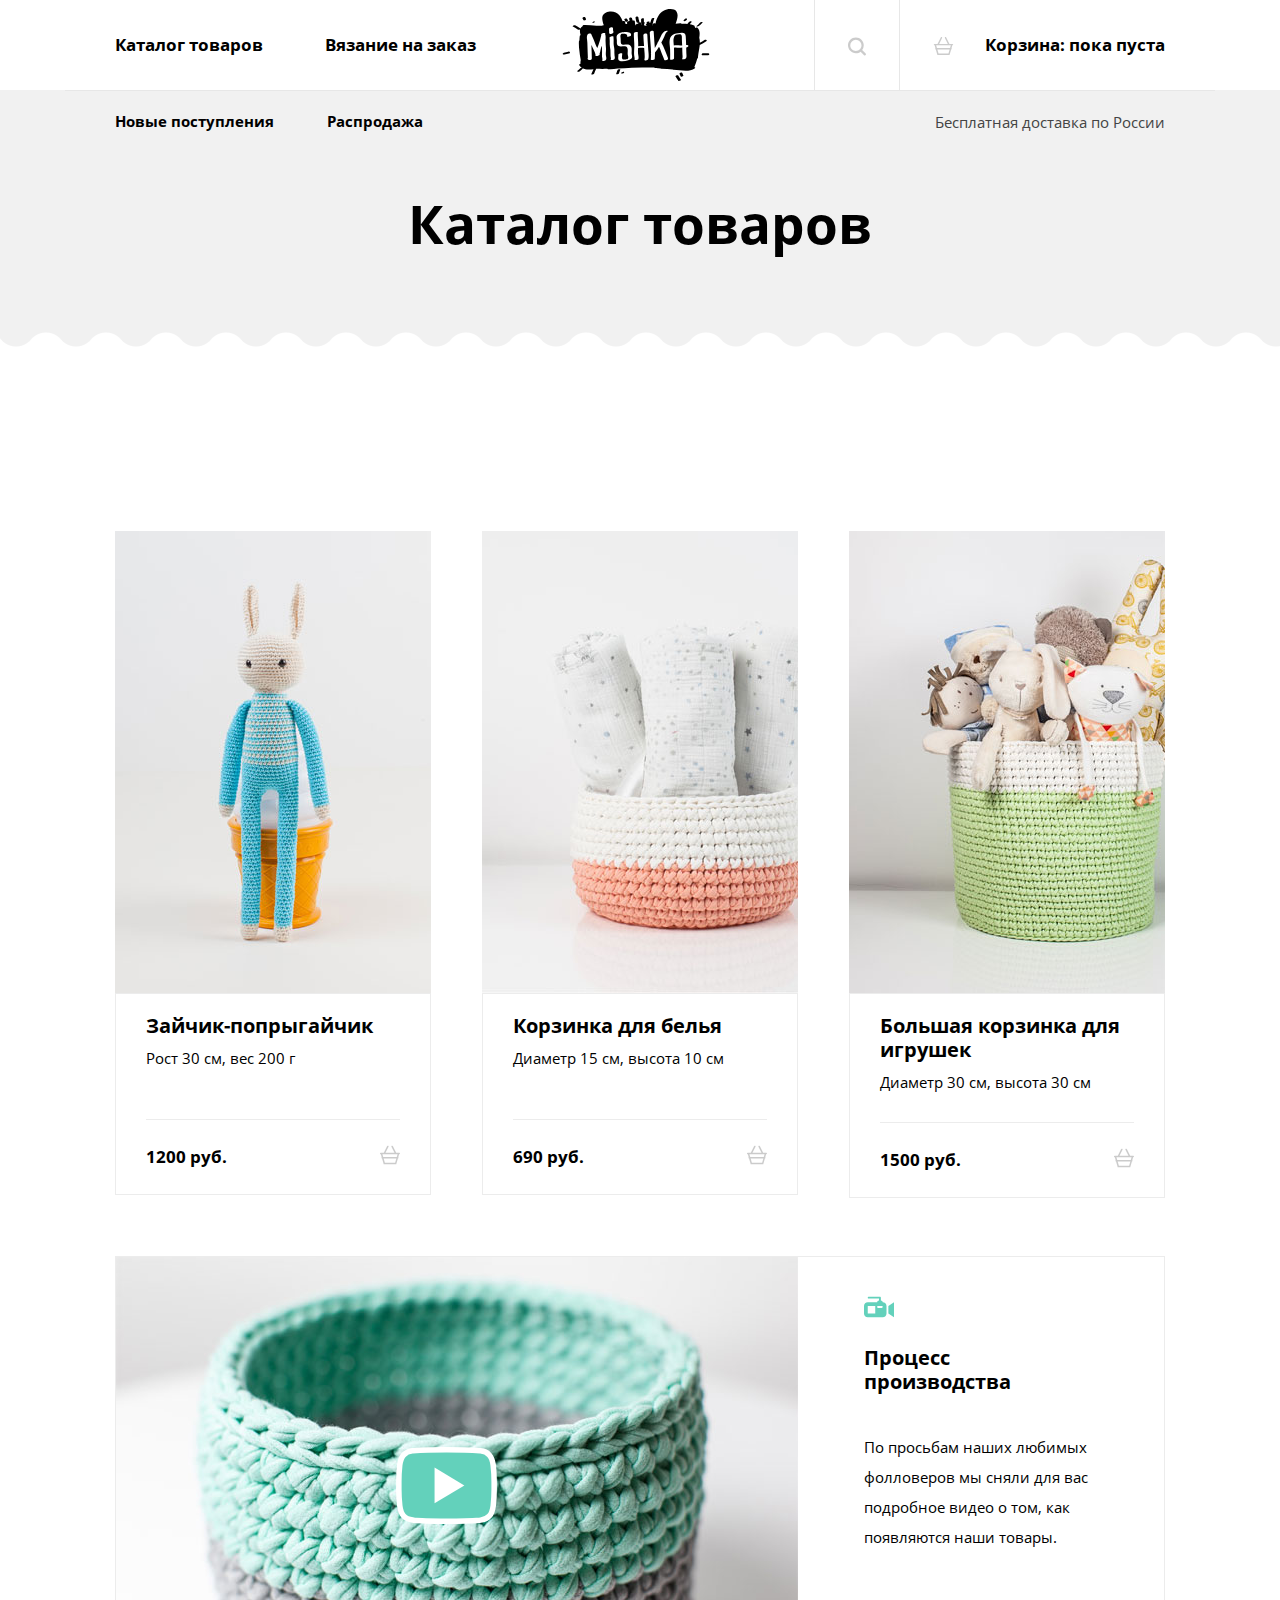
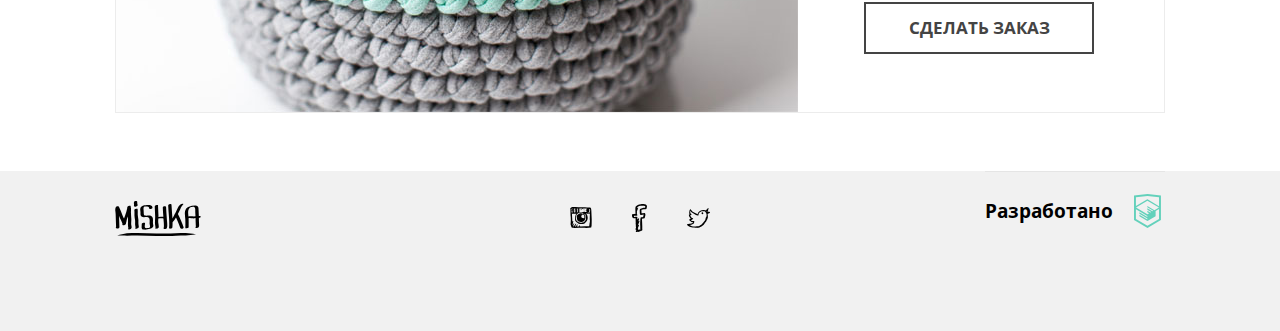
<file: mishka/catalog.html>
<!DOCTYPE html>
<html lang="ru">
  <head>
    <meta charset="utf-8">
    <title>Мгазин вязанных изделий "MISHKA"</title>
    <meta name="viewport" content="width=device-width,initial-scale=1">
    <link href="fonts/OpenSans-Regular.woff2" rel="preload" as="font">
    <link href="fonts/OpenSans-Bold.woff2" rel="preload" as="font">
    <link href="css/style.min.css" rel="stylesheet">
  </head>
  <body>
    <div style="display:none">
      <svg xmlns="http://www.w3.org/2000/svg"><symbol id="icon-arrow-left"><path d="M50 11H7.66l8.17-8.17L13 0 0 13l13 13 2.83-2.82L7.66 15H50z"></path></symbol><symbol id="icon-arrow-right"><path d="M0 11h42.34l-8.17-8.17L37 0l13 13-13 13-2.83-2.82L42.34 15H0z"></path></symbol><symbol id="icon-basket" viewbox="264.21 370.96 20.29 18.85"><path d="M283.75 378.19h-3.15l-3.41-6.81a.76.76 0 0 0-1.01-.34c-.37.19-.52.64-.34 1.01l3.07 6.14h-9.14l3.07-6.14c.19-.37.04-.82-.34-1.01a.763.763 0 0 0-1.01.34l-3.41 6.81h-3.15c-.41 0-.75.34-.75.75s.34.75.75.75h.16l.85 2.99c-.19.14-.32.35-.32.6 0 .4.31.71.7.74l1.66 5.79h12.7l1.66-5.79c.39-.03.7-.34.7-.74 0-.25-.13-.46-.32-.6l.85-2.99h.16c.41 0 .75-.34.75-.75a.726.726 0 0 0-.73-.75zm-4.18 10.12h-10.43l-1.22-4.28h12.88l-1.23 4.28zm1.65-5.78h-13.74l-.81-2.84h15.36l-.81 2.84z"></path></symbol><symbol id="icon-box" viewbox="239.67 239.76 32.67 32.49"><path d="M242.56 272.24h12.5v-13.91h-12.5v13.91zm28.18-23.62h-7.33c.52-.27.98-.55 1.4-.84 1.59-1.13 2.42-2.57 2.42-4 0-1.17-.56-2.2-1.36-2.9a4.59 4.59 0 0 0-3.02-1.12c-1.22 0-2.35.42-3.32 1.07-1.46.98-2.61 2.45-3.42 4.07l-.12.24c-.3-.62-.65-1.23-1.04-1.79-.69-.99-1.52-1.86-2.5-2.51-.97-.65-2.1-1.07-3.32-1.07-1.21 0-2.32.51-3.16 1.29-.83.78-1.41 1.88-1.41 3.13 0 .73.21 1.49.65 2.19.55.87 1.42 1.63 2.63 2.25h-6.59c-.88 0-1.59.71-1.59 1.59v5.9h15.4v-7.49h1.87v7.49h15.4v-5.9c0-.89-.71-1.6-1.59-1.6m-22.36-2.34c-.62-.39-1-.79-1.22-1.13a1.84 1.84 0 0 1-.3-.96c0-.5.25-1.04.69-1.46.44-.42 1.03-.67 1.56-.67h.01c.68 0 1.37.23 2.05.68 1.02.67 1.97 1.85 2.64 3.19.34.68.61 1.39.79 2.09-3.07-.33-5.07-1.01-6.22-1.74m10.54-1.62c.56-.8 1.21-1.47 1.89-1.92.68-.45 1.36-.68 2.05-.68h.01c.57 0 1.12.22 1.49.55.38.34.57.74.57 1.17 0 .51-.27 1.26-1.47 2.13-1.14.83-3.1 1.67-6.13 2.26.29-1.2.85-2.47 1.59-3.51m-1.98 27.58h12.51v-13.91h-12.51v13.91z"></path></symbol><symbol id="icon-check" viewbox="0 0 32.67 22.74"><path d="M32.67 1.41L31.25 0 11.34 19.91 1.41 9.99 0 11.4l9.92 9.93 1.42 1.41 1.41-1.41z"></path></symbol><symbol id="icon-clew" viewbox="0 0 34.37 34.37"><path d="M.29 14.07c-.38 2.07-.38 4.21.01 6.3l4.12-3.21-4.13-3.09zM24.4 1.59c-4.78-2.21-10.44-2.15-15.25.4l7.51 5.63 7.74-6.03zm9.5 11.58l-4.81 3.75 4.94 3.69a17.3 17.3 0 0 0-.13-7.44zM9.21 32.41c4.84 2.53 10.72 2.65 15.73.11l-8.1-6.06-7.63 5.95zm-1.3-17.98L1.68 9.77c-.32.67-.6 1.36-.82 2.06l5.31 3.97 1.74-1.37zM18.59 25.1l8.34 6.24c.28-.19.55-.39.82-.6.32-.25.63-.5.92-.77l-8.33-6.23-1.75 1.36zm-7.18-13.39L4 6.16c-.46.55-.88 1.13-1.27 1.72l6.93 5.19 1.75-1.36zm10.68 10.67l8.09 6.06c.47-.54.9-1.11 1.3-1.7l-7.64-5.72-1.75 1.36zm-7.18-13.4L7.2 3.2c-.2.14-.39.28-.58.43-.39.31-.77.63-1.13.97l7.68 5.75 1.74-1.37zm10.68 10.67l6.97 5.22c.33-.66.62-1.34.86-2.03l-6.08-4.55-1.75 1.36zm.86-16.94L.88 22.63c.23.7.51 1.39.84 2.06L28.24 4.02c-.57-.48-1.17-.92-1.79-1.31zm4.29 3.91c-.3-.39-.61-.75-.94-1.11L2.79 26.57c.26.4.54.8.84 1.18.14.18.29.36.44.53l27.09-21.1c-.14-.19-.27-.37-.42-.56zM32.3 9L5.55 29.84c.54.5 1.11.96 1.71 1.38l25.96-20.23c-.26-.68-.57-1.34-.92-1.99z"></path></symbol><symbol id="icon-cube" viewbox="226 226.19 60 59.62"><path d="M226 269.87l27.44 15.93v-23.35L226 246.52v23.35zm51.35-31.24v2.45c0 1.82-3.46 3.29-7.73 3.29-4.27 0-7.73-1.47-7.73-3.29v-4.06h.02c.26 1.71 3.6 3.07 7.7 3.07 4.27 0 7.73-1.47 7.73-3.28 0-1.82-3.46-3.29-7.73-3.29-.34 0-.67.01-1 .03l-4.97-2.89v3.09c0 1.82-3.45 3.29-7.72 3.29-2.68 0-5.04-.58-6.43-1.47-.2-.2-.44-.4-.73-.59-.36-.38-.57-.8-.57-1.24v-2.99l-4.81 2.79c-.35-.02-.7-.03-1.05-.03-4.27 0-7.73 1.47-7.73 3.29 0 1.81 3.46 3.28 7.73 3.28 4.1 0 7.45-1.36 7.7-3.07h.02v4.06c0 1.82-3.46 3.29-7.73 3.29-4.27 0-7.73-1.47-7.73-3.29v-2.42l-5.95 3.45 27.53 15.99 27.35-15.88-6.17-3.58zm-13.65 10.16c0 1.82-3.46 3.29-7.73 3.29-4.27 0-7.73-1.47-7.73-3.29v-4.06h.02c.26 1.71 3.6 3.08 7.71 3.08 4.1 0 7.44-1.36 7.7-3.08h.02v4.06h.01zm-5.14 13.88v23.14L286 269.87v-23.14l-27.44 15.94zm-2.64-29.91c4.27 0 7.72-1.47 7.72-3.29 0-1.81-3.45-3.29-7.72-3.29s-7.73 1.47-7.73 3.29 3.46 3.29 7.73 3.29" fill="#231f20"></path></symbol><symbol id="icon-dollar" viewbox="46.21 56.83 46.58 27.33"><path d="M88.88 56.83H50.12c-2.16 0-3.9 1.75-3.9 3.9v19.52c0 2.16 1.75 3.91 3.9 3.91h38.77a3.91 3.91 0 0 0 3.91-3.91V60.74a3.924 3.924 0 0 0-3.92-3.91zM49.24 81.78V59.55h40.2v22.23h-40.2z"></path><path d="M53.14 77.88h32.39V63.46H53.14v14.42zM69.5 65.35a5.31 5.31 0 1 1 0 10.62c-2.94 0-5.31-2.38-5.31-5.31 0-2.93 2.37-5.31 5.31-5.31z"></path></symbol><symbol id="icon-facebook" viewbox="56.52 50 14.96 27.72"><path d="M68.18 55.19c1.03.03 1.99 0 2.68-.3.39-.82.56-1.85.62-2.99-.19-.01-.06-.34-.21-.4-.03-.2-.28-.19-.31-.4-.28-.17-.46-.42-.72-.6-.73-.16-1.44-.33-2.16-.5-.85.04-1.89-.1-2.58.1-2.62-.04-4 1.12-5.26 2.39-.02.08 0 .2-.1.2-.57 1.59-.12 3.62-.2 5.58.1.44.11.96.2 1.39-1 .3-2.21.39-3.4.5-.32.32-.18 1.09-.21 1.69.08.58.28 1.06.41 1.59.21.19.6.4.83.5.06.03.07.08.1.1.51.27 1.45.01 2.27.1-.14 1.98.26 3.92 0 5.68.01.33.29.38.21.8 0 .96-.07 1.99.21 2.69-.29.46-.5.98-.42 1.79.12.02.11.16.1.3-.07.47.64.17.52.7.16.46-.43.18-.41.5v.9c.53.29 1.46.18 2.27.2.91-.42 2.19-.48 2.79-1.2.46.24.92-.01 1.24-.2-.02-.32.27-.33.21-.7 0-.33-.17-.5-.1-.9v-2.89c-.21-2.29-.05-4.94-.31-7.18.89-.11 1.92-.08 2.58-.4.36-.45.38-1.23.52-1.89.18-.23.22-.58.21-1 .19-.21.07-.73.1-1.1-.14-.6-.17-1.3-.83-1.4-.88-.24-2.04.6-2.99.3.05-1.13-.29-2.34 0-3.39.72-.14 1.42-.36 2.14-.56zm-3.82 4.78c.12.25.25.49.41.7.08.02.2 0 .21.1 1.19.06 2.2-.07 3.1-.3 0 1-.27 1.73-.52 2.49-.66.04-1.47.3-1.96.2-.28.17-.37.51-.62.7-.05.44.14.5 0 .8-.2.14-.05.61-.21.8v1.5c.08.28-.15.26-.1.5v3.49c-.08.28.15.26.1.5v2.99c.06.27-.13.79.1.9-.07.36-.41-.02-.82.1-.53.12-.93.37-1.55.4.12-.35.32-.62.31-1.1.05-.38-.37-.31-.52-.5.19-.64.56-1.12.72-1.79.2-.51.71-1.3.31-1.79-.52-.11-.52.29-.83.4-.02.08 0 .2-.1.2-.02.08 0 .2-.1.2.01.12-.15.06 0 0 .02-.08 0-.2.1-.2.02-.08 0-.2.1-.2v-.3c.37-.58.67-1.21.83-1.99.19-.28.28-.66.41-1 .16-.26.34-.87.1-1.2-.52.03-.8.29-.93.7-.32-.19.16-.43.1-.7.14-.23.17-.57.31-.8.2-.41.56-1.3 0-1.6-.44-.02-.61.21-.72.5-.21.19-.43.38-.52.7-.37-.07-.14-.73-.21-1.1-.07-.52.12-.9 0-1.2-.56-.8-2.03-.11-3.2-.3-.11-.31-.22-.98-.1-1.2 1.04-.09 2.48.2 3.2-.2.02-.08 0-.2.1-.2.09-.72-.27-1-.51-1.4.23-.81.04-2.02.1-2.99.23-.14.33-.41.51-.6.11-.95.67-1.48.72-2.49-.27 0-.61-.05-.62.2-.3-.11-.38.48-.51.2-.11-.54.25-.63.31-1 .6-.42 1.21-.82 1.86-1.2 1.74-.24 4.65-.45 6.09.2.05.62-.29.85-.21 1.5h-1.55c-1.09.24-1.99.67-2.99 1-.24.07-.28.33-.52.4-.04.4-.22.65-.31 1-.05 1.43.16 2.59.13 3.98z"></path></symbol><symbol id="icon-flag" viewbox="-11.34 -28.35 46.68 81.69"><path fill="#63D1BB" d="M-3.56-24.46v38.9l38.9-19.45-38.9-19.45zm-7.78 77.81v-81.69h3.8v81.69h-3.8z"></path><path fill="#231F20" d="M-11.34-28.35h3.8v81.69h-3.8z"></path></symbol><symbol id="icon-flower" viewbox="8.01 4.35 31.97 37.3"><path d="M24 41.65c8.83 0 15.99-7.16 15.99-15.99-8.83 0-15.99 7.16-15.99 15.99zM12.64 20.78c0 2.45 1.99 4.44 4.44 4.44.93 0 1.8-.29 2.51-.78l-.04.34c0 2.45 1.99 4.44 4.44 4.44s4.44-1.99 4.44-4.44l-.04-.34c.72.5 1.58.78 2.51.78 2.45 0 4.44-1.99 4.44-4.44 0-1.77-1.04-3.29-2.54-4a4.44 4.44 0 0 0 2.54-4c0-2.45-1.99-4.44-4.44-4.44-.93 0-1.8.29-2.51.78l.04-.34c0-2.45-1.99-4.44-4.44-4.44s-4.44 1.99-4.44 4.44l.04.34c-.72-.5-1.58-.78-2.51-.78-2.45 0-4.44 1.99-4.44 4.44 0 1.77 1.04 3.29 2.54 4-1.5.71-2.54 2.23-2.54 4zM24 12.34c2.45 0 4.44 1.99 4.44 4.44s-1.99 4.44-4.44 4.44-4.44-1.99-4.44-4.44 1.99-4.44 4.44-4.44zM8.01 25.66c0 8.83 7.16 15.99 15.99 15.99 0-8.83-7.16-15.99-15.99-15.99z"></path></symbol><symbol id="icon-heart" viewbox="47.48 50.07 33.05 27.86"><path d="M80.53 58.81c0-4.83-3.91-8.74-8.74-8.74-3.41 0-6.35 1.95-7.79 4.79a8.723 8.723 0 0 0-7.79-4.79c-4.82 0-8.74 3.91-8.74 8.74 0 9.13 14.66 19.12 16.52 19.12 1.88 0 16.54-9.95 16.54-19.12z"></path></symbol><symbol id="icon-htmlacademy"><path d="M13.62.017L13.472 0 0 1.412v24.661l13.473 8.017 13.43-7.99.042-.025V1.412L13.62.017zm11.399 12.11L13.495 5.334l-.001-.104-.087.05-.088-.056v.109L1.925 12.118V3.147l11.548-1.212L25.02 3.147v8.98zm-11.614-5.34L24.923 13.5l-4.479 2.64-7.093-4.221-.014 1.415 5.904 3.513-.86.507-5.03-2.992-.014 1.415 3.827 2.275-.782.523-3.031-1.787-.014 1.413 1.853 1.091-1.8 1.081-11.356-6.751 11.371-6.835zm-11.48 8.34l11.411 6.791.016 1.044-7.942-4.728-.015 1.416 7.979 4.795.018 1.076-7.973-4.74-.013 1.414 8.021 4.822.046.025 8.143-4.872-.011-5.177 3.415-2.036v10.021L13.472 31.85 1.925 24.979v-9.852z"></path></symbol><symbol id="icon-instagram" viewbox="53.12 53.19 21.77 21.33"><path d="M74.88 65.34c-.01-2.39-.34-4.79-.3-7.13-.02-.79-.09-1.54-.15-2.28-.11-.3-.11-.7-.15-1.06-.26-.17-.22-.64-.46-.84-.42-.23-1.2-.11-1.74-.23-.66-.03-1.25-.12-1.9-.15-1.94-.1-3.97-.08-6-.08-2 0-3.95-.14-5.7-.38h-2.2c-.1 0-.11.1-.23.08-.6.03-1.08.19-1.59.3-.21.12-.42.24-.68.3-.14.19-.51.14-.61.38-.19.21.18.45 0 .61v.91c.17.13.03.58.08.83v.99c-.02 1.28.13 2.4.08 3.72.47 2.76.37 6.54.08 9.41.16.58.36 1.11.46 1.75.26.48.33 1.13.68 1.52.5.21 1.23.19 1.9.23.38.1.67.29 1.14.3 2.84-.21 5.5-.15 8.43-.23 2.7.24 5.8.19 8.28-.23.2-.13.13-.53.23-.76-.06-.38.21-.45.23-.76.1-2.38.13-4.78.12-7.2zM61.9 59.11c.76-.15 1.48-.34 2.43-.3.71.08 1.29.28 1.9.46.12.18-.24.55.15.68v.08c.06.02.15 0 .15.08.45.04.79.17 1.06.38.45.05.54.48 1.14.38-.09.21-.08.52-.08.83.32 1.18.47 2.81.3 4.25-.16.16-.21.44-.3.68-.31.32-.48.79-.84 1.06-.09.24-.25.41-.45.53-.12.21-.21.45-.46.53-.3.16-.58.01-.83-.08-.45.16-.9.31-1.21.61-.82-.1-1.65-.17-2.43-.3-.24-.14-.49-.27-.83-.3-.23-.2-.5-.36-.84-.46-.1-.13-.34-.12-.46-.23-.2-.03-.23-.23-.46-.23-.12-.41-.44-.62-.53-1.06-.23-.33-.31-.8-.46-1.21-.04-1.43.09-2.69.38-3.8.35-.59.78-1.09 1.14-1.67.25.02.37-.09.38-.3.31.05.43-.07.68-.08.27-.07.28-.39.47-.53zm-1.67-2.73c-.12-.26-.07-.69-.08-1.06-.01-.28.28-.28.3-.53 0-.07-.09-.06-.15-.08.13-.15.7-.1.83 0 .13.54-.35.46-.53.68.01.17.32.03.46.08.03.85-.06 1.5 0 2.2h-.46c-.01.23.23.23.46.23-.06.29.09.36.08.61-.23.15-.72.04-1.06.08-.11-.6.23-1.38.15-2.21zm-.68-1.6c.09-.01.13.02.15.08.18.25.01.68-.08.91-.17-.18-.03-.68-.07-.99zm.15 1.83c-.13-.07-.17-.24-.15-.46.13.07.16.24.15.46zm0 1.36c-.06.14-.08-.04-.08-.15.06-.14.08.05.08.15zm-.15.23c.17-.02.08.22.23.23-.01.19-.28.18-.38.08.03-.12.11-.2.15-.31zm-2.36-1.21c.01-.11.01-.21-.08-.23-.07-.73.13-1.41 0-1.97.25-.15.77-.04 1.14-.08v1.14c-.09.06-.2.1-.38.08-.05.28.32.13.38.3.01.85-.06 1.78.15 2.43-.57-.06-.91.11-1.44.08.1-.61-.02-1.43.53-1.59-.01-.15-.25-.06-.3-.16zm-.53 0c-.2.02-.22-.53-.08-.61.33 0 .25.5.08.61zm-.15.98c.08-.31.03-.3.08-.68.22.01.25.77-.08.68zm.23-2.05c-.26.05-.27-.27-.15-.38.26-.05.27.27.15.38zm0-1.14c.03.16-.05.2-.08.3-.18.02-.08-.22-.23-.23.03-.09.19-.05.31-.07zm-.23 3.72c.15-.03.11.34-.08.23.04-.06.08-.12.08-.23zm-.68-3.72c.03.26-.44.32-.38 0h.38zm-.99.08c-.03.22-.33.18-.38.38-.21-.17.08-.47.38-.38zm-.46.76c.23-.2.45-.41.68-.61-.02-.12.07-.13.08-.23h.23c.1.38-.26.3-.3.53.02.12-.07.13-.08.23.02.34.12.59.08.99-.27.01-.28.28-.61.23.02-.43-.13-.68-.08-1.14zm.08 3.26v-1.59c.2-.18.4-.36.61-.53.29.49.18 1.39.46 1.9-.28.15-.76.11-1.07.22zm18.22 11.09c-.11.95-.16 1.97-.38 2.81-2.89.12-6.02 0-8.88.15-.2.04-.27-.03-.23-.23-.25 0-.26.25-.53.23.2-.34.44-.9.15-1.29-.8.01-.8.82-1.14 1.29-.69-.05-1.14.13-1.82.08.18-.71.75-1.02.91-1.75-.39-.55-.99.14-1.21.46-.2.48-.56.81-.76 1.29h-.99c.24-.47.49-.93.76-1.37.17-.51.63-.74.68-1.37-.16-.28-.42-.03-.68 0-.12.18-.27.33-.38.53-.23.38-.5.71-.68 1.14-.18.21-.33 0-.53.23-.39.27-.58.74-.99.99-.17-.06.04-.36.15-.38.05-.18-.1-.55.08-.61.06-.37.21-.65.38-.91.12-.74.52-1.2.68-1.9-.56.1-.67.64-.99.99-.21.45-.54.77-.68 1.29-.17-.13-.03-.58-.08-.84.12-.59.3-1.12.38-1.75.13-.22.17-.54.23-.83.17-.21.05-.61-.08-.76-.23.03-.37.13-.46.3-.19-.03-.19.51-.3.3-.04-2.59-.45-4.81-.46-7.44.03-.33-.18-.42-.23-.68 1.63.03 3.12.09 4.78.23-.09.14-.2.26-.3.38-.14.07-.23.17-.38.3-.6 1.65-.98 3.98-.61 6.15.23.58.59 1.03.99 1.44.91.49 1.63 1.15 2.51 1.67 1.7.36 3.84.37 5.54 0 .24-.12.48-.23.68-.38 1.36-1.24 2.75-2.46 2.96-4.86V63.5c-.2-1.6-.69-2.91-1.75-3.64.33-.22 1.1.04 1.67.08.22.01.45.01.68 0 .41-.02.93-.06 1.44 0 .14.19.11.54.23.76-.06 1.68-.19 3.3-.15 5.09.1.45.13.99.23 1.44-.07.98-.22 1.9-.44 2.74zm.38-11.16c-.64-.12-1.23-.28-1.9-.38.07-.33.8-.01.99-.23.38-.22.29-.92.3-1.52.03-.35.11-.64.08-1.06-.4-.95-1.78-.42-2.89-.45-.22.72-.47 1.8-.3 2.66.17.49 1.02.29 1.52.46-.14.33-.69.06-.99.08-.3-.08-.71-.05-.99-.15-2.29.08-4.28 0-6.53.15.12-1.25.06-2.46-.08-3.64h3.11c-.34.36-.91.51-1.29.83-.44.24-.86.51-1.14.91.25.13.54-.25.76-.38.36-.07.48-.38.84-.46.42-.44 1.1-.63 1.67-.91.38-.02.7.01.99.08 1.28.01 2.46.13 3.8.08.61.15 1.45.07 1.97.3.11.3.23.58.3.91.02.98-.14 1.81-.22 2.72zm-5.85-3.72c.11-.05 0-.09 0 0zm0 0c-.53.15-1.02.35-1.37.68.49-.2 1.07-.31 1.37-.68zm1.07.61c.11-.05-.01-.1 0 0zm-1.75.91c.73-.16 1.18-.59 1.75-.91-.44.02-.59.32-.99.38-.22.21-.6.25-.76.53zm-.68-.84c-.11.05 0 .09 0 0zm-.69.61c.11-.05 0-.09 0 0zm-.07.07c.06.01.07-.03.08-.08-.07-.01-.08.04-.08.08zm-.08.08c.06.01.07-.03.08-.08-.07-.01-.07.03-.08.08zm-.83.61c.35-.13.61-.35.83-.61-.35.13-.61.35-.83.61zm2.27.99c.53-.05.75-.42 1.21-.53.28-.3.78-.38.99-.76-.56.02-.77.4-1.22.53-.27.29-.74.41-.98.76zm-2.27-.99c-.32-.08-.02.23 0 0zm-.54.38c.02.02.12-.04.08-.08-.02-.02-.11.04-.08.08zm2.81.61c-.11.04.01.09 0 0zm-1.14 1.82c-.22-.23-.68-.23-.99-.38-.7-.04-1.22.09-1.75.23-.3.15-.61.3-.91.45-.27.17-.44.42-.76.53-.21.22-.35.51-.68.61 0 .22-.17.28-.3.38-.09.12-.09.31-.23.38-.01.12.04.29-.08.3.11 1.51.29 2.95.68 4.18.29.62.98.85 1.44 1.29.59.3 1.33.44 2.13.53.28-.05.55-.11.91-.08 1.21-.21 2.1-.74 2.81-1.44.1-.28.25-.51.45-.68-.25-.67.29-1.1.46-1.6 0-1.34-.2-2.48-.61-3.42-.26-.58-.92-.75-1.37-1.14-.06-.02-.15 0-.15-.08-.25-.12-.71-.22-1.05-.06zm-3.41 4.32c-.11-.06-.11-.24-.15-.38.25-.07.12.24.15.38zm.07.31c.04-.12.08-.01.08.08-.04.11-.08 0-.08-.08zm.46-2.05c.01-.09.08-.04.08 0-.02.08-.08.04-.08 0zm1.67-2.13c-.2.26.04.58.08.84-.31-.04-.58-.89-.08-.84zm.38 3.95c-.04-.04.05-.1.08-.08.04.04-.06.1-.08.08zm.76 2.88c.03-.11.07.01.15 0-.02.1-.15.08-.15 0zm2.2-2.58c-.23-.06-.14.21-.38.15.07-.16.12-.34.23-.46.13.03.17.14.15.31zm-1.14-3.79c.21.12.44.22.61.38.08.22.24.36.38.53.06.78.18 1.49.15 2.35-.26.1-.44.27-.68.38-.78-.01-1.36-.21-1.9-.46-.17-.26-.36-.5-.53-.76v-1.06c.17-.18.32-.39.46-.61.23-.13.51-.2.45-.61-.04-.06-.08-.12-.08-.23.16.04.25.16.38.23.33.03.41-.19.76-.14z"></path></symbol><symbol id="icon-lamp" viewbox="-259.4 -19.67 40.22 62.41"><path d="M-244.23 18.28c-.29.97-.24 2.19.03 3.64.49 2.63 1.69 6.04 2.36 9.67h5.06c.7-3.64 1.95-7.05 2.47-9.68.29-1.45.33-2.66.04-3.62-.27-.9-.89-1.62-2.02-2.3h-6c-1.07.68-1.67 1.39-1.94 2.29zm11.83 20h-13.8c-1.29 0-2.3.98-2.3 2.23v2.23h18.4v-2.23c0-1.26-1-2.23-2.3-2.23zm7.14-55.73h-11.73c0-1.24-1.02-2.23-2.3-2.23-1.28 0-2.3.98-2.3 2.23h-11.74l-6.07 25.52c.79-.46 1.59-.99 2.63-.99 1.36 0 2.24.82 2.92 1.38.68.56 1.16.85 1.45.85.29 0 .77-.29 1.45-.84.68-.55 1.56-1.36 2.92-1.36 1.35 0 2.24.81 2.92 1.35.68.55 1.16.84 1.45.84.15 0 .34-.07.58-.21.24-.14.53-.35.87-.63.51-.41 1.14-.97 1.99-1.22.28-.09.59-.14.93-.14 1.35 0 2.24.81 2.92 1.35.68.55 1.16.84 1.45.84.29 0 .77-.3 1.45-.85.68-.55 1.57-1.37 2.92-1.37 1.36 0 2.24.82 2.92 1.37.34.28.63.49.87.63s.43.21.57.21c.29 0 .76-.29 1.44-.85.68-.56 1.57-1.38 2.93-1.38 1.04 0 1.84.53 2.63 1l-6.07-25.5zm-10.62 51.27h-6.86c-.66 0-1.15.48-1.15 1.12 0 .63.49 1.11 1.15 1.11h6.9c.66 0 1.15-.48 1.15-1.11 0-.64-.49-1.12-1.15-1.12h-.04zm-3.41-24.48c-.15 0-.34.07-.58.21-.16.09-.37.26-.57.41v3.73h2.3V9.96c-.51-.38-.91-.62-1.15-.62z"></path></symbol><symbol id="icon-logo" viewbox="32.46 20.22 85.59 35.03"><path d="M36.64 46.52c-.01-3.47-.26-6.94-.36-10.41-.01-.34-.01-.68-.02-1.02l.15.36c.54 1.35 1.1 2.66 1.84 3.92.73 1.24 1.1 2.58 1.52 3.94-.16.18-.26.39-.2.6-.03.15.06.25.21.31.54.46 1.55.23 2.11-.01.24-.1.47-.22.7-.36.29-.18.74-.57.61-.98-.02-.08-.05-.16-.07-.24.4-1.07.6-2.18.81-3.31.23-1.21.66-2.34 1.09-3.49.04.52.09 1.04.13 1.57.17 2.15.03 4.27.01 6.42-.01.71.05 1.38.18 2.08.06.29.31 1.52.24 1.59-.52.48-.37 1.06.33 1.21.77.17 1.75-.09 2.33-.63 1.01-.93.53-2.4.3-3.57-.38-1.97.08-4.18.02-6.19-.07-2.26-.43-4.5-.4-6.77.02-1.83.33-3.71-.3-5.47l.12-.6c.16-.88-2.75-.41-3.21.39-.29.24-.44.52-.31.81.03.07.06.15.08.22-.55 2.7-1.32 5.31-2.21 7.93-.34 1-.75 1.98-1.09 2.98-.49-.93-.99-1.85-1.38-2.85-1.16-2.89-2.2-5.81-3.61-8.6.16-1.29-2.7-1.15-3.26.03-.68 1.43-.59 2.87-.37 4.39.25 1.72.3 3.41.32 5.15.04 3.35.3 6.69.35 10.04-.3.33-.39.74-.08 1.16.14.18.31.32.48.46.75.62 2.94.1 2.94-1.06zm18.19-18.37c-.09-.61-3.42.08-3.3.88.26 1.78.17 3.56.14 5.35-.03 1.72.39 3.28.62 4.97.23 1.73-.07 3.5.13 5.24.09.81.63 2.31.07 3.02-.35.45 1.24.29 1.31.28.65-.12 1.51-.33 1.94-.88.55-.7.17-2.04.05-2.83-.27-1.73-.1-3.54-.16-5.29-.06-1.68-.64-3.25-.65-4.95-.02-1.94.14-3.86-.15-5.79zm3.13 6.64c.91 2.51 4.65 1.33 6.55 1.47 3.24.24 2.27 4.61 2.31 6.64.02 1.09 1 2.89.18 3.8-.5.56-1.67.59-2.35.65-.69.06-1.85.26-2.31-.39-.84-1.19.08-3.2-.1-4.57-.1-.78-3.42-.08-3.3.88.29 2.21-1.18 5.17 2.02 5.56 2.06.24 4.37-.14 6.32-.78 1.01-.33 1.94-.79 2.73-1.51.87-.79.58-1.98.35-2.99-.57-2.46.62-5.29-.99-7.45-1.74-2.34-4.96-.66-7.21-1.3-1.16-.33-1.17-1.91-1.17-2.86 0-1.2-.1-2.3-.23-3.49-.1-.89-.02-1.79.63-2.45.12-.12.72-.28.68-.29.3-.05.57-.06.9-.08 1.3-.06 3.88.2 3.39 2.09-.23.85 3.03.36 3.27-.54 1.02-3.87-6.14-3.13-8.16-2.59-1.86.49-3.92 1.55-4.02 3.7-.05 1.03.23 2.01.27 3.02.04 1.18-.17 2.35.24 3.48zm14.45 1.87c-.05 1.8-.21 3.59-.22 5.39-.01.92.15 1.84.28 2.75.12.84.41 1.96.15 2.8-.2.65 3 .24 3.25-.59.46-1.5-.19-3.4-.34-4.92-.15-1.45-.03-2.95.07-4.42 1.71-.11 3.42-.25 5.12-.01.08 1.16.16 2.32.27 3.48.09.98.15 1.95.16 2.93.01.86.12 2.1-.18 2.91-.65 1.73 2.66 1.59 3.14.31.59-1.58.42-3.54.32-5.19-.13-2.06-.4-4.11-.47-6.17-.1-3.18-.58-6.33-.59-9.52-.01-1.66-3.34-1.1-3.33.29.01 3.04.42 6.04.57 9.07 0 .06.01.12.01.18-1.64-.02-3.28.15-4.93.21.17-3.9-.51-7.77-.36-11.67.02-.49-3.26-.08-3.3.88-.14 3.78.5 7.52.38 11.29zm14.08 5.37c-.25.26-.16.41.05.51 0 1.47-.05 2.95-.18 4.42-.4.63.39.96.91.96h.08c.62 0 2.21-.29 2.29-1.15.16-1.77.21-3.54.2-5.3 1.34-1.45 2.43-3.06 3.42-4.75.64 1.25 1.25 2.5 1.68 3.86.72 2.31 1.94 4.43 2.64 6.75.46 1.52 3.75.62 3.3-.88-.7-2.32-1.86-4.46-2.64-6.75-.79-2.32-2-4.36-3.05-6.57.84-1.64 1.7-3.28 2.47-4.96.7-1.52 1.22-3.22 2.59-4.29.48-.38.46-.75-.22-.8-.74-.05-1.74.16-2.33.63-1.25.97-2.04 2.16-2.69 3.59a126.4 126.4 0 0 1-2.46 5.12c-.06.12-.13.25-.19.37-.41.26-.66.64-.54 1.06-.67 1.32-1.35 2.63-2.1 3.88-.25-4.66-.8-9.32-.97-13.98-.04-1.07-3.34-.4-3.3.89.2 5.79 1.02 11.56 1.08 17.34-.01.02-.02.04-.04.05zm31.54-6.23c-.18-.7-1.16-.72-1.91-.65l-.03-.85c-.11-2.24-.14-4.53-.33-6.76-.18-2.07-1.33-2.81-3.35-2.73-2.04.08-4.4.44-6.3 1.18-2.2.85-3.42 2.47-3.84 4.78-.46 2.54.2 5.24.31 7.79.13 2.95.06 5.91.05 8.86 0 .48 3.3.03 3.3-.88 0-2.34.04-4.68 0-7.01-.01-.69-.04-1.37-.08-2.06 1.16-.5 3.11.01 4.25.12.93.09 1.83-.14 2.73-.24.02 1.95.09 3.91.17 5.85.04 1 .4 2.97-.3 3.8-.37.44 1.25.29 1.31.28.67-.12 1.48-.34 1.94-.88.8-.94.38-3.19.34-4.32-.07-1.61-.09-3.22-.12-4.83.97-.14 2.04-.73 1.86-1.45zm-6.67-.16c-1.93-.05-3.83-.35-5.65.04-.09-1.05-.18-2.1-.25-3.15-.13-1.96.1-4.7 1.93-5.9.49-.32 1.41-.26 1.98-.37.82-.15 1.65-.33 2.38.16 1.02.68.77 3.08.77 4.1 0 1.69.18 3.37.26 5.06-.46.04-.94.07-1.42.06zm-60.2-11.32c-.05.18.01.36.12.5v.11c0 .09.01.19.01.28.06.19.18.34.36.45.33.2.74.23 1.11.2.44-.04.88-.19 1.25-.44.07-.06.14-.12.22-.18.44-.28.82-.7.61-1.15-.42-.93-.36-1.88-.35-2.88 0-.81-.81-1.05-1.5-.99-.61.05-1.83.49-1.83 1.28-.01.84-.06 1.7.09 2.52-.04.1-.07.21-.09.3zm61.58 29.19c-1.56-.58-3.28-.62-4.85-.79-1.6-.17-3.25-.41-4.88-.56-1.64.05-3.31.03-4.97.13l-4.88.27c-6.49.29-13 .25-19.52.11-6.52-.12-13.04-.48-19.63-.45-3.29.01-6.57.1-9.86.25-1.63.28-3.24.5-4.9.91-1.62.4-3.14.91-4.79 1.05 1.62.36 3.34.29 4.96.3 1.58.01 3.24.14 4.87.23 3.23-.17 6.49-.25 9.73-.26 6.49-.02 13.01.33 19.57.45 6.55.15 13.11.19 19.68-.11l4.91-.27c1.6-.07 3.2-.13 4.83-.07 1.63-.15 3.25-.33 4.92-.53 1.66-.24 3.22-.63 4.85-.51l.07.01.01-.05c.02-.18-.04-.32-.04-.48-.05.11-.05.25-.08.37z"></path></symbol><symbol id="icon-mail" viewbox="0 5 32 21"><path d="M28 5H4C1.79 5 0 6.79 0 9v13c0 2.21 1.79 4 4 4h24c2.21 0 4-1.79 4-4V9c0-2.21-1.79-4-4-4zM2 10.25l7 5.25-7 5.25v-10.5zM30 22c0 1.1-.9 2-2 2H4c-1.1 0-2-.9-2-2l7.83-5.88 4.37 3.28a2.996 2.996 0 0 0 3.6 0l4.37-3.28L30 22zm0-1.25l-7-5.25 7-5.25v10.5zM17.2 18.6c-.35.26-.76.4-1.2.4-.44 0-.85-.14-1.2-.4l-4.13-3.1-.83-.63L2 9c0-1.1.9-2 2-2h24c1.1 0 2 .9 2 2l-12.8 9.6z"></path></symbol><symbol id="icon-map-pin" viewbox="0 0 66 100.8"><path fill="#FFF" d="M56.33 9.23C43.44-3.08 22.56-3.08 9.67 9.23c-12.89 12.3-12.89 32.25 0 44.54 0 0 23.32 21.83 23.32 47.03 0-25.2 23.34-47.03 23.34-47.03 12.9-12.29 12.9-32.25 0-44.54z"></path><path fill="#6BC6B3" d="M47.04 45.52c-.64-3.28.13-6.95.03-10.28-.12-3.76-.71-7.48-.67-11.25.04-3.04.54-6.17-.5-9.09.07-.33.13-.66.2-1 .27-1.46-4.58-.69-5.34.65-.48.39-.73.86-.52 1.34.05.12.1.24.14.37-.92 4.48-2.2 8.83-3.67 13.17-.56 1.66-1.24 3.29-1.82 4.95-.81-1.55-1.64-3.07-2.3-4.73-1.92-4.81-3.66-9.66-6-14.28.27-2.14-4.48-1.92-5.42.04-1.13 2.37-.99 4.76-.61 7.3.42 2.86.49 5.67.53 8.55.07 5.57.5 11.12.58 16.68-.5.55-.65 1.23-.13 1.92.23.3.5.54.8.77 1.27 1.01 4.9.15 4.89-1.78-.02-5.77-.44-11.53-.59-17.3-.02-.56-.03-1.13-.03-1.69.08.2.16.41.24.61.9 2.25 1.83 4.43 3.06 6.51 1.21 2.07 1.82 4.29 2.52 6.55-.26.3-.42.65-.33.99-.05.25.1.41.35.5.89.77 2.58.38 3.51-.01.4-.17.79-.36 1.16-.59.48-.3 1.24-.95 1.02-1.62l-.12-.39c.66-1.78.99-3.62 1.35-5.5.38-2 1.09-3.89 1.81-5.79.07.87.15 1.73.22 2.6.29 3.57.05 7.1.01 10.67-.01 1.19.07 2.29.31 3.45.1.48.51 2.53.39 2.64-.86.79-.61 1.76.54 2.01 1.28.28 2.91-.15 3.88-1.04 1.68-1.54.88-3.97.51-5.93z"></path></symbol><symbol id="icon-phone" viewbox="0 0 24.83 24.33"><path d="M17.32 24.33H16.2c-4.9-.58-8.5-2.86-11.11-5.77C2.47 15.64.4 11.88 0 6.82V5.46c.09-.92.54-1.55 1.07-2.09.65-.66 1.63-1.52 2.52-1.55.66-.02 1.78.45 2.23 1.07.39.53.6 1.59.78 2.38.18.8.6 1.95.48 2.72-.18 1.2-1.76 1.7-2.23 2.57 1.55 3.72 4.09 6.46 7.47 8.35.85-.46 1.59-1.86 2.77-1.89.43-.01.97.21 1.41.34.48.14.89.33 1.31.48.71.27 1.96.62 2.38 1.21.43.61.68 1.61.58 2.23-.2 1.23-2.23 2.6-3.45 3.05zm-4.79-22.8c5.95 0 10.77 4.82 10.77 10.77h1.53c0-6.79-5.51-12.3-12.3-12.3v1.53z"></path><path d="M12.53 9.33v1.55c.79 0 1.42.64 1.42 1.42h1.55a2.97 2.97 0 0 0-2.97-2.97zm0-3.08c3.34 0 6.06 2.71 6.06 6.05h1.59a7.64 7.64 0 0 0-7.64-7.64v1.59z"></path></symbol><symbol id="icon-play" viewbox="68.83 246.25 457.62 349.5"><path fill="#63D1BB" stroke="#FFF" stroke-width="25" stroke-miterlimit="10" d="M509.53 328.75s-4.19-31.86-17.21-45.81c-16.51-18.37-34.88-18.49-43.37-19.53-60.57-4.65-151.38-4.65-151.38-4.65h-.23s-90.8 0-151.38 4.65c-8.49 1.05-26.86 1.16-43.37 19.53-12.89 14.07-17.19 45.81-17.19 45.81s-4.07 37.32-4.07 74.64v35c0 37.32 4.3 74.64 4.3 74.64s4.19 31.86 17.21 45.81c16.51 18.37 38.02 17.79 47.67 19.77 34.65 3.49 147.08 4.65 147.08 4.65s90.92-.12 151.49-4.77c8.49-1.05 26.86-1.16 43.37-19.53 12.91-13.95 17.21-45.81 17.21-45.81s4.3-37.32 4.3-74.64v-35c-.12-37.44-4.43-74.76-4.43-74.76z"></path><path fill="#FFF" d="M243.52 339.79V502.1l135.21-81.15z"></path></symbol><symbol id="icon-rocket" viewbox="612.53 500.39 54.16 23.18"><path d="M652.84 506.1c-3.65-.97-7.84-1.67-12.36-1.67-2.89 0-5.46.24-7.71.62l-6.78-4.67-13.46.01 5.81 6.18h8.45c-4.58 1.6-6.76 3.51-6.76 3.51v3.78s2.31 1.91 6.93 3.52h-8.62l-5.81 6.19h13.46l6.82-4.69c2.26.4 4.82.65 7.68.65 4.52 0 8.71-.7 12.36-1.67-1.18-1.78-1.91-3.74-1.92-5.88 0-2.14.74-4.11 1.91-5.88zm3.43 1.03c-1.28 1.6-1.97 3.25-1.96 4.84-.01 1.6.68 3.24 1.97 4.85 6.4-2.16 10.42-4.84 10.42-4.84s-4.03-2.68-10.43-4.85z"></path></symbol><symbol id="icon-search" viewbox="-0.8 -0.8 17.6 17.6"><path d="M16.47 14.93l-3.415-3.415A7.67 7.67 0 0 0 14.6 6.899C14.6 2.646 11.153-.8 6.9-.8S-.8 2.646-.8 6.899s3.446 7.7 7.699 7.7c1.734 0 3.326-.58 4.613-1.546l3.417 3.416c.203.202.418.33.771.33a1.1 1.1 0 0 0 1.1-1.1c0-.24-.061-.499-.33-.769zM1.399 6.899a5.5 5.5 0 1 1 11 0c0 3.038-2.462 5.5-5.5 5.5s-5.5-2.461-5.5-5.5z"></path></symbol><symbol id="icon-twitter" viewbox="52.25 53.77 23.49 20.17"><path d="M75.71 57.86c-.23-.37-.91-.28-1.41-.37h-1.11c.14-.35.34-.65.52-.96.06-.44.25-.73.22-1.26.13-.17.18-.42.3-.59.1-.14.24-.48.07-.67-.05-.22-.29-.25-.59-.22-.09.04-.17.08-.22.15-.45.43-.78 1.01-1.26 1.41-.01.01-.06 0-.07 0-.09 0-.03.05-.08.07-.15.1-.26.15-.37.22-.28.18-.55.44-.89.52-.53-.21-1.16-.33-1.85-.37-1.16.1-2.3.22-3.04.74-.91.35-1.48 1.04-2.15 1.63-.05.32-.34.4-.37.74 0 .05-.01.09-.07.07.04.24-.05.34-.07.52 0 .13.2.43 0 .52-.82-.12-1.49-.63-2.15-.96-.72-.36-1.47-.6-2.07-1.11-.72-.32-1.26-.82-1.78-1.33-.21-.31-.54-.5-.67-.89-.38-.16-.18-.91-.74-.89-.32-.04-.34.2-.44.37-.07.23-.36.23-.37.52 0 .05-.01.09-.07.08-.17 1.09-.53 1.99-.52 3.26.13.42.35.74.59 1.04-.42.05-.72.22-.89.52-.06 1.07.38 1.65.74 2.3.13.38.35.68.59.96.02.23.21.29.3.45.02.11.12.13.15.22-.04.11.29.18.07.22-.41.13-1.02.07-1.26.37-.11.28-.11.83 0 1.11.03.24.28.26.3.52.5.42 1.08.75 1.63 1.11.57.17 1.21.27 1.85.37-.1.34-.34.55-.59.74-.78.38-1.85.47-2.74.74-.56.04-.96.23-1.56.22-.33.13-.85.08-1.11.22-.12.07-.1.1-.22.22-.13.41.11.74.44.89 0 .25.22.28.37.37.09.18.25.29.44.37.54.47 1.27.76 1.93 1.11.83.18 1.65.38 2.52.52.9.12 1.9.12 2.82.22h.96c.51.13 1.23.05 1.85.07.09-.1.32-.07.52-.07.52-.27 1.2-.38 1.63-.74.57-.24.99-.64 1.56-.89.87-.76 1.94-1.32 2.52-2.37.21-.19.35-.44.45-.74.26-.16.38-.45.59-.67.4-.41.71-.92 1.04-1.41.32-.5.58-1.05.89-1.56-.01-.41.31-.48.3-.89.19-.23.18-.66.37-.89-.03-.25.03-.42.07-.59.05-1.28-.05-2.42-.3-3.41.59-.15 1.18-.3 1.63-.59.51-.19.98-.59.8-1.26zm-3.41 4.07c-.15.86-.62 1.41-1.04 2 .06.38-.1.54-.07.89-.16.31-.29.65-.37 1.04-.2.27-.33.61-.52.89-.37.55-.78 1.05-1.19 1.56-.38.56-.91.96-1.33 1.48-.42.49-.94.88-1.41 1.33-.47.17-.89.4-1.26.67-.23.09-.46.18-.67.3-.18.15-.5.14-.67.3-1.09.15-2.3.17-3.56.15-1.03-.11-2.11-.16-3.04-.37-.92-.19-1.51-.71-2.3-1.04.15-.24.63-.15.96-.22.03-.17.39 0 .44-.15.26.06.29-.11.52-.07.56-.2 1.23-.3 1.7-.59.28-.14.41-.43.67-.59.03-.19.1-.34.22-.44.05-.28.2-.44.15-.82.11-.21.3-.34.3-.67-.07-.15-.13-.32-.3-.37-.03-.2-.38-.07-.44-.22-.25.03-.42-.03-.59-.08-.15-.04-.49.09-.52-.07-.84-.02-1.3-.43-1.85-.74.43-.26 1.03-.35 1.33-.74.52-.08 1.06-.13 1.11-.67 0-.72-.77-.66-1.33-.82-.77-.66-1.19-1.67-1.78-2.52.24-.16.56-.23.74-.44.45.06.54-.25.67-.52.02-.49-.33-.61-.59-.81-.26-.21-.48-.46-.67-.74 0-.82-.02-1.65.07-2.37.06-.01.07.03.07.07.23.44.56.77.82 1.19.53.36.93.85 1.56 1.11.45.41 1.11.62 1.56 1.04.6.26 1.16.57 1.7.89.67.19 1.06.67 2 .59.2-.1.39-.2.59-.3.26-.46-.06-1.08.15-1.63.25-.66.8-1.03 1.26-1.48.29-.15.55-.34.82-.52.35-.1.67-.22.96-.37.38-.02.71-.08 1.04-.15h1.26c.24.05.47.12.74.15.21.14.38.31.67.37.79.69 1.27 1.7 1.41 3.04-.12.46.06.85.01 1.46zm.29-5.63c-.13.34-.23.71-.59.82-.02-.11-.12-.13-.15-.22-.01-.21.21-.19.3-.3.16-.09.24-.25.44-.3 0-.09.11-.05 0 0zm-5.48 3.04c.16.13.28.31.52.37.1.22.31.33.59.37.05-.15.35-.05.37-.22.17-.02.17-.23.3-.3-.02-.55-.13-1.01-.37-1.33-.76-.43-1.68.04-1.41 1.11z"></path></symbol></svg>
    </div>
    <header class="page-header">
      <div class="container">
        <nav class="main-nav main-nav--closed">
          <a class="page-header__logo" href="index.html">
            <picture>
              <source media="(min-width: 1200px)" srcset="img/logo-desktop.svg">
              <source media="(min-width: 768px)" srcset="img/logo-tablet.svg">
              <img class="page-header__logo-image" width="86" height="35" src="img/logo-mobile.svg" alt="магазин_MISHKA">
            </picture>
          </a>
          <button class="main-nav__toggle" type="button">
            <span class="visually-hidden">
              Открыть меню
            <span>
          </span></span></button>
          <ul class="main-nav__list site-list">
            <li class="site-list__item">
              <a class="site-list__link site-list__catalog">
                Каталог товаров
              </a>
            </li>
            <li class="site-list__item">
              <a class="site-list__link site-list__booking" href="form.html">
                Вязание на заказ
              </a>
            </li>
            </ul>
            <ul class="main-nav__list user-list">
              <li class="user-list__item">
                <a class="user-list__link user-list__search" href="#">
                  <svg class="user-list__search--icon" width="18" height="19">
                    <use x="0" y="0" xlink:href="#icon-search">
                  </use></svg>
                  <span class="user-list__search--mobile-access">
                    Поиск по сайту
                  </span>
                </a>
              </li>
              <li class="user-list__item">
                <a class="user-list__link user-list__basket" href="#">
                  <svg class="user-list__basket--icon" width="20" height="20">
                    <use x="0" y="0" xlink:href="#icon-basket">
                  </use></svg>
                  Корзина:
                  <span class="basket__items">
                    пока пуста
                  </span>
                </a>
              </li>
            </ul>
          <a class="page-header__delivery page-header__delivery--tablet-show" href="#">
            Бесплатная доставка по России
          </a>
          <ul class="page-header__batch page-header__batch--desktop-show batch-list">
            <li class="batch-list__item batch-list__arrival">
              <a class="batch-list__link" href="#">Новые поступления</a>
            </li>
            <li class="batch-list__item batch-list__sellout">
              <a class="batch-list__link" href="#">Распродажа</a>
            </li>
          </ul>
        </nav>
      </div>
    </header>
    <main class="page-catalog">
      <div class="page-headline-wrapper">
        <h1 class="page-headline container">Каталог товаров</h1>
        <div class="bg-white-wave">
        </div>
      </div>
      <section class="product-list container">
        <ul class="product-list__wrapper">
          <li class="product-list__item">
            <article class="product-list__item-wrapper">
              <div class="product-list__item-picture">
                <a class="product-list__item-page" href="#">
                  <picture>
                    <source media="(min-width: 1200px)" srcset="img/photo-1-desktop@1x.jpg 1x, img/photo-1-desktop@2x.jpg 2x">
                    <source media="(min-width: 768px)" srcset="img/photo-1-tablet@2x.jpg 1x, img/photo-1-tablet@2x.jpg x2">
                    <img class="product-list__item-image" width="260" height="195" src="img/photo-1-mobile@1x.jpg" srcset="img/photo-1-mobile@2x.jpg x2" alt="Зайчик-попрыгайчик">
                  </picture>
                </a>
              </div>
              <div class="product-list__item-description goods-description">
                <a class="product-list__item-page" href="#">
                  <h3 class="goods-description__headline">Зайчик-попрыгайчик</h3>
                </a>
                <p class="goods-description__stats goods-stats">
                  <span class="goods-stats__height">
                    Рост
                    <span class="goods-stats__height-value">
                      30
                    </span>
                    см,
                  </span>
                  <span class="goods-stats__weight">
                    вес
                    <span class="goods-stats__weight-value">
                      200
                    </span>
                    г
                 </span>
                </p>
                <div class="goods-description__buy">
                  <p class="goods-description__price goods-description__price--basket">
                    <span class="goods-description__price-value">1200</span>
                    руб.
                    <svg class="goods-description__price--basket-icon">
                      <use x="0" y="0" xlink:href="#icon-basket">
                    </use></svg>
                  </p>
                </div>
              </div>
            </article>
          </li>
          <li class="product-list__item">
            <article class="product-list__item-wrapper">
              <div class="product-list__item-picture">
                <a class="product-list__item-page" href="#">
                  <picture>
                    <source media="(min-width: 1200px)" srcset="img/photo-2-desktop@1x.jpg 1x, img/photo-2-desktop@2x.jpg 2x">
                    <source media="(min-width: 768px)" srcset="img/photo-2-tablet@2x.jpg 1x, img/photo-2-tablet@2x.jpg x2">
                    <img class="product-list__item-image" width="260" height="195" src="img/photo-2-mobile@1x.jpg" srcset="img/photo-2-mobile@2x.jpg x2" alt="Корзинка для белья">
                  </picture>
                </a>
              </div>
              <div class="product-list__item-description goods-description">
                <a class="product-list__item-page" href="#">
                  <h3 class="goods-description__headline">Корзинка для белья</h3>
                </a>
                <p class="goods-description__stats goods-stats">
                  <span class="goods-stats__diameter">
                    Диаметр
                    <span class="goods-stats__diameter-value">
                      15
                    </span>
                    см,
                  </span>
                  <span class="goods-stats__height">
                    высота
                    <span class="goods-stats__height-value">
                      10
                    </span>
                    см
                 </span>
                </p>
                <div class="goods-description__buy">
                  <p class="goods-description__price goods-description__pice--basket">
                  <span class="goods-description__price-value">690</span>
                  руб.
                  <svg class="goods-description__price--basket-icon">
                    <use x="0" y="0" xlink:href="#icon-basket">
                  </use></svg>
                  </p>
                </div>
              </div>
            </article>
          </li>
          <li class="product-list__item">
            <article class="product-list__item-wrapper">
              <div class="product-list__item-picture">
                <a class="product-list__item-page" href="#">
                  <picture>
                    <source media="(min-width: 1200px)" srcset="img/photo-3-desktop@1x.jpg 1x, img/photo-3-desktop@2x.jpg 2x">
                    <source media="(min-width: 768px)" srcset="img/photo-3-tablet@2x.jpg 1x, img/photo-3-tablet@2x.jpg x2">
                    <img class="product-list__item-image" width="260" height="195" src="img/photo-3-mobile@1x.jpg" srcset="img/photo-3-mobile@2x.jpg x2" alt="Большая корзинка для игрушек">
                  </picture>
                </a>
              </div>
              <div class="product-list__item-description goods-description">
                <a class="product-list__item-page" href="#">
                  <h3 class="goods-description__headline">Большая корзинка для игрушек</h3>
                </a>
                <p class="goods-description__stats goods-stats">
                  <span class="goods-stats__diameter">
                    Диаметр
                    <span class="goods-stats__diameter-value">
                      30
                    </span>
                    см,
                  </span>
                  <span class="goods-stats__height">
                    высота
                    <span class="goods-stats__height-value">
                      30
                    </span>
                    см
                 </span>
                </p>
                <div class="goods-description__buy">
                  <p class="goods-description__price goods-description__price--basket">
                  <span class="goods-description__price-value">1500</span>
                  руб.
                  <svg class="goods-description__price--basket-icon">
                    <use x="0" y="0" xlink:href="#icon-basket">
                  </use></svg>
                  </p>
                </div>
              </div>
            </article>
          </li>
        </ul>
      </section>
      <section class="promo container">
        <div class="promo__wrapper">
          <h3 class="promo__headline">
            Процесс<br>
            производства
          </h3>
          <div class="promo__screen">
            <picture>
              <source media="(min-width: 1200px)" srcset="img/video-desktop@1x.jpg 1x, img/video-desktop@2x.jpg 2x">
              <source media="(min-width: 768px)" srcset="img/video-tablet@2x.jpg 1x, img/video-tablet@2x.jpg x2">
              <img class="promo__screen-image" width="260" height="150" src="img/video-mobile@1x.jpg" srcset="img/video-mobile@2x.jpg x2" alt="Процесс производства">
            </picture>
            <svg class="promo__screen--icon" width="101" height="77">
              <use x="0" y="0" xlink:href="#icon-play">
            </use></svg>
          </div>
          <p class="promo__description">
            По просьбам наших<br>
            любимых фолловеров мы<br>
            сняли для вас подробное<br>
            видео о том, как появляются<br>
            наши товары.
          </p>
          <a class="promo__form-link button" href="form.html">СДЕЛАТЬ ЗАКАЗ</a>
        </div>
      </section>
      <footer class="page-footer">
        <div class="page-footer__wrapper container">
          <a class="page-footer__logo-link page-footer__logo--tablet-access" href="index.html">
            <svg class="page-footer__logo" width="86" height="35">
              <use x="0" y="0" xlink:href="#icon-logo">
            </use></svg>
            <span class="visually-hidden">mishka</span>
          </a>
          <ul class="page-footer__social-list social">
            <li class="social__item">
              <a class="social__link" href="#">
                <svg class="social__icon social__icon--instagram" width="22" height="21">
                  <use x="0" y="0" xlink:href="#icon-instagram">
                </use></svg>
                <span class="visually-hidden">instagram</span>
              </a>
            </li>
            <li class="social__item">
              <a class="social__link" href="#">
                <svg class="social__icon social__icon--facebook" width="15" height="28">
                  <use x="0" y="0" xlink:href="#icon-facebook">
                </use></svg>
                <span class="visually-hidden">facebook</span>
              </a>
            </li>
            <li class="social__item">
              <a class="social__link" href="#">
                <svg class="social__icon social__icon--twitter" width="23" height="20">
                  <use x="0" y="0" xlink:href="#icon-twitter">
                </use></svg>
                <span class="visually-hidden">twitter</span>
              </a>
            </li>
          </ul>
          <div class="page-footer__copyright copyright">
            <a class="copyright__link" href="#">
              Разработано
              <svg class="copyright__icon" width="35" height="37">
                <use x="0" y="0" xlink:href="#icon-htmlacademy">
              </use></svg>
            </a>
          </div>
        </div>
      </footer>
    </main>
    <script src="js/main-nav__toggle.js"></script>
  </body>
</html>
</file>
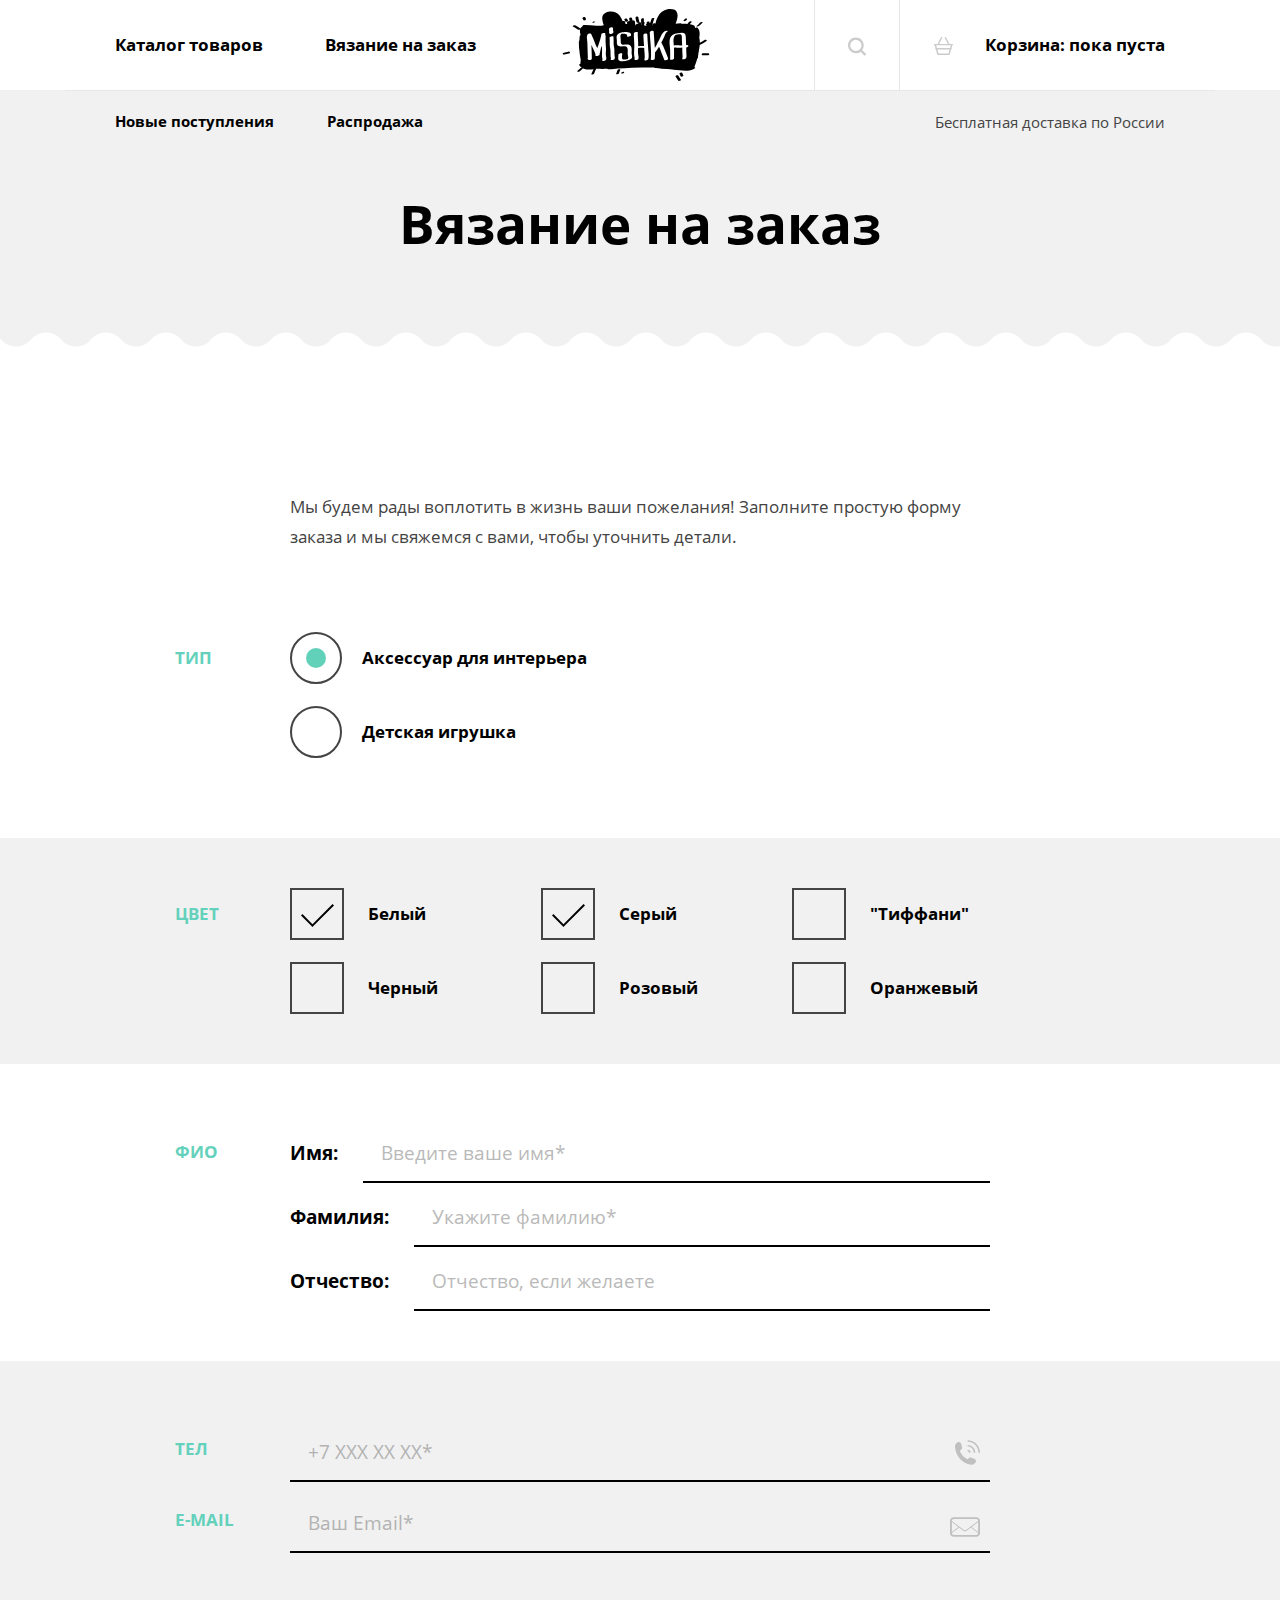
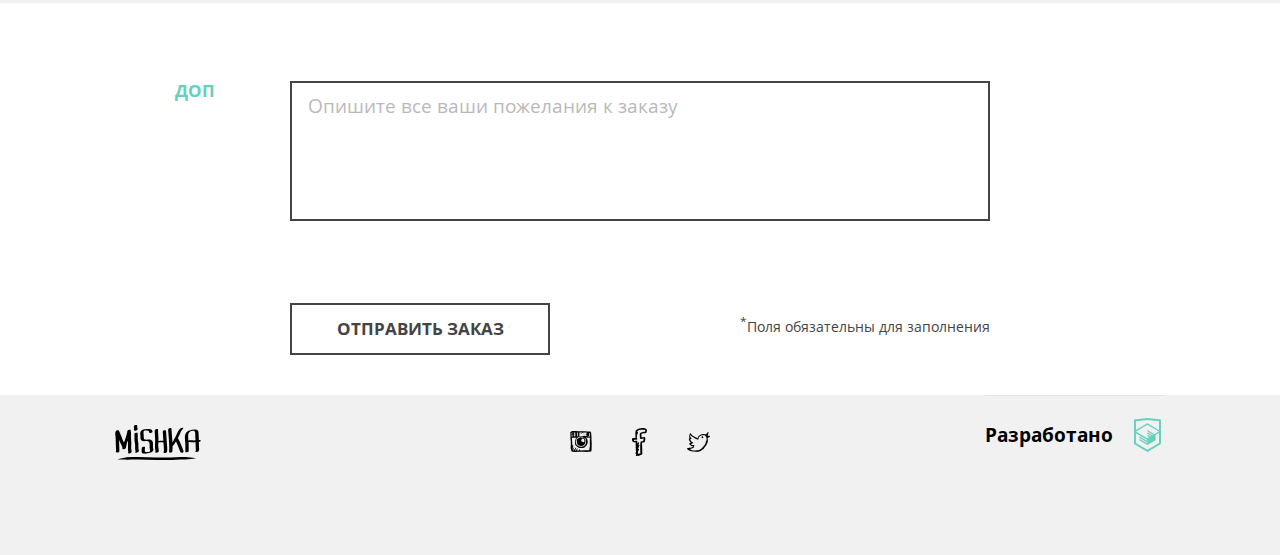
<file: mishka/form.html>
<!DOCTYPE html>
<html lang="ru">
  <head>
    <meta charset="utf-8">
    <title>Мгазин вязанных изделий "MISHKA"</title>
    <meta name="viewport" content="width=device-width,initial-scale=1">
    <link href="fonts/OpenSans-Regular.woff2" rel="preload" as="font">
    <link href="fonts/OpenSans-Bold.woff2" rel="preload" as="font">
    <link href="css/style.min.css" rel="stylesheet">
  </head>
  <body>
    <div style="display:none">
      <svg xmlns="http://www.w3.org/2000/svg"><symbol id="icon-arrow-left"><path d="M50 11H7.66l8.17-8.17L13 0 0 13l13 13 2.83-2.82L7.66 15H50z"></path></symbol><symbol id="icon-arrow-right"><path d="M0 11h42.34l-8.17-8.17L37 0l13 13-13 13-2.83-2.82L42.34 15H0z"></path></symbol><symbol id="icon-basket" viewbox="264.21 370.96 20.29 18.85"><path d="M283.75 378.19h-3.15l-3.41-6.81a.76.76 0 0 0-1.01-.34c-.37.19-.52.64-.34 1.01l3.07 6.14h-9.14l3.07-6.14c.19-.37.04-.82-.34-1.01a.763.763 0 0 0-1.01.34l-3.41 6.81h-3.15c-.41 0-.75.34-.75.75s.34.75.75.75h.16l.85 2.99c-.19.14-.32.35-.32.6 0 .4.31.71.7.74l1.66 5.79h12.7l1.66-5.79c.39-.03.7-.34.7-.74 0-.25-.13-.46-.32-.6l.85-2.99h.16c.41 0 .75-.34.75-.75a.726.726 0 0 0-.73-.75zm-4.18 10.12h-10.43l-1.22-4.28h12.88l-1.23 4.28zm1.65-5.78h-13.74l-.81-2.84h15.36l-.81 2.84z"></path></symbol><symbol id="icon-box" viewbox="239.67 239.76 32.67 32.49"><path d="M242.56 272.24h12.5v-13.91h-12.5v13.91zm28.18-23.62h-7.33c.52-.27.98-.55 1.4-.84 1.59-1.13 2.42-2.57 2.42-4 0-1.17-.56-2.2-1.36-2.9a4.59 4.59 0 0 0-3.02-1.12c-1.22 0-2.35.42-3.32 1.07-1.46.98-2.61 2.45-3.42 4.07l-.12.24c-.3-.62-.65-1.23-1.04-1.79-.69-.99-1.52-1.86-2.5-2.51-.97-.65-2.1-1.07-3.32-1.07-1.21 0-2.32.51-3.16 1.29-.83.78-1.41 1.88-1.41 3.13 0 .73.21 1.49.65 2.19.55.87 1.42 1.63 2.63 2.25h-6.59c-.88 0-1.59.71-1.59 1.59v5.9h15.4v-7.49h1.87v7.49h15.4v-5.9c0-.89-.71-1.6-1.59-1.6m-22.36-2.34c-.62-.39-1-.79-1.22-1.13a1.84 1.84 0 0 1-.3-.96c0-.5.25-1.04.69-1.46.44-.42 1.03-.67 1.56-.67h.01c.68 0 1.37.23 2.05.68 1.02.67 1.97 1.85 2.64 3.19.34.68.61 1.39.79 2.09-3.07-.33-5.07-1.01-6.22-1.74m10.54-1.62c.56-.8 1.21-1.47 1.89-1.92.68-.45 1.36-.68 2.05-.68h.01c.57 0 1.12.22 1.49.55.38.34.57.74.57 1.17 0 .51-.27 1.26-1.47 2.13-1.14.83-3.1 1.67-6.13 2.26.29-1.2.85-2.47 1.59-3.51m-1.98 27.58h12.51v-13.91h-12.51v13.91z"></path></symbol><symbol id="icon-check" viewbox="0 0 32.67 22.74"><path d="M32.67 1.41L31.25 0 11.34 19.91 1.41 9.99 0 11.4l9.92 9.93 1.42 1.41 1.41-1.41z"></path></symbol><symbol id="icon-clew" viewbox="0 0 34.37 34.37"><path d="M.29 14.07c-.38 2.07-.38 4.21.01 6.3l4.12-3.21-4.13-3.09zM24.4 1.59c-4.78-2.21-10.44-2.15-15.25.4l7.51 5.63 7.74-6.03zm9.5 11.58l-4.81 3.75 4.94 3.69a17.3 17.3 0 0 0-.13-7.44zM9.21 32.41c4.84 2.53 10.72 2.65 15.73.11l-8.1-6.06-7.63 5.95zm-1.3-17.98L1.68 9.77c-.32.67-.6 1.36-.82 2.06l5.31 3.97 1.74-1.37zM18.59 25.1l8.34 6.24c.28-.19.55-.39.82-.6.32-.25.63-.5.92-.77l-8.33-6.23-1.75 1.36zm-7.18-13.39L4 6.16c-.46.55-.88 1.13-1.27 1.72l6.93 5.19 1.75-1.36zm10.68 10.67l8.09 6.06c.47-.54.9-1.11 1.3-1.7l-7.64-5.72-1.75 1.36zm-7.18-13.4L7.2 3.2c-.2.14-.39.28-.58.43-.39.31-.77.63-1.13.97l7.68 5.75 1.74-1.37zm10.68 10.67l6.97 5.22c.33-.66.62-1.34.86-2.03l-6.08-4.55-1.75 1.36zm.86-16.94L.88 22.63c.23.7.51 1.39.84 2.06L28.24 4.02c-.57-.48-1.17-.92-1.79-1.31zm4.29 3.91c-.3-.39-.61-.75-.94-1.11L2.79 26.57c.26.4.54.8.84 1.18.14.18.29.36.44.53l27.09-21.1c-.14-.19-.27-.37-.42-.56zM32.3 9L5.55 29.84c.54.5 1.11.96 1.71 1.38l25.96-20.23c-.26-.68-.57-1.34-.92-1.99z"></path></symbol><symbol id="icon-cube" viewbox="226 226.19 60 59.62"><path d="M226 269.87l27.44 15.93v-23.35L226 246.52v23.35zm51.35-31.24v2.45c0 1.82-3.46 3.29-7.73 3.29-4.27 0-7.73-1.47-7.73-3.29v-4.06h.02c.26 1.71 3.6 3.07 7.7 3.07 4.27 0 7.73-1.47 7.73-3.28 0-1.82-3.46-3.29-7.73-3.29-.34 0-.67.01-1 .03l-4.97-2.89v3.09c0 1.82-3.45 3.29-7.72 3.29-2.68 0-5.04-.58-6.43-1.47-.2-.2-.44-.4-.73-.59-.36-.38-.57-.8-.57-1.24v-2.99l-4.81 2.79c-.35-.02-.7-.03-1.05-.03-4.27 0-7.73 1.47-7.73 3.29 0 1.81 3.46 3.28 7.73 3.28 4.1 0 7.45-1.36 7.7-3.07h.02v4.06c0 1.82-3.46 3.29-7.73 3.29-4.27 0-7.73-1.47-7.73-3.29v-2.42l-5.95 3.45 27.53 15.99 27.35-15.88-6.17-3.58zm-13.65 10.16c0 1.82-3.46 3.29-7.73 3.29-4.27 0-7.73-1.47-7.73-3.29v-4.06h.02c.26 1.71 3.6 3.08 7.71 3.08 4.1 0 7.44-1.36 7.7-3.08h.02v4.06h.01zm-5.14 13.88v23.14L286 269.87v-23.14l-27.44 15.94zm-2.64-29.91c4.27 0 7.72-1.47 7.72-3.29 0-1.81-3.45-3.29-7.72-3.29s-7.73 1.47-7.73 3.29 3.46 3.29 7.73 3.29" fill="#231f20"></path></symbol><symbol id="icon-dollar" viewbox="46.21 56.83 46.58 27.33"><path d="M88.88 56.83H50.12c-2.16 0-3.9 1.75-3.9 3.9v19.52c0 2.16 1.75 3.91 3.9 3.91h38.77a3.91 3.91 0 0 0 3.91-3.91V60.74a3.924 3.924 0 0 0-3.92-3.91zM49.24 81.78V59.55h40.2v22.23h-40.2z"></path><path d="M53.14 77.88h32.39V63.46H53.14v14.42zM69.5 65.35a5.31 5.31 0 1 1 0 10.62c-2.94 0-5.31-2.38-5.31-5.31 0-2.93 2.37-5.31 5.31-5.31z"></path></symbol><symbol id="icon-facebook" viewbox="56.52 50 14.96 27.72"><path d="M68.18 55.19c1.03.03 1.99 0 2.68-.3.39-.82.56-1.85.62-2.99-.19-.01-.06-.34-.21-.4-.03-.2-.28-.19-.31-.4-.28-.17-.46-.42-.72-.6-.73-.16-1.44-.33-2.16-.5-.85.04-1.89-.1-2.58.1-2.62-.04-4 1.12-5.26 2.39-.02.08 0 .2-.1.2-.57 1.59-.12 3.62-.2 5.58.1.44.11.96.2 1.39-1 .3-2.21.39-3.4.5-.32.32-.18 1.09-.21 1.69.08.58.28 1.06.41 1.59.21.19.6.4.83.5.06.03.07.08.1.1.51.27 1.45.01 2.27.1-.14 1.98.26 3.92 0 5.68.01.33.29.38.21.8 0 .96-.07 1.99.21 2.69-.29.46-.5.98-.42 1.79.12.02.11.16.1.3-.07.47.64.17.52.7.16.46-.43.18-.41.5v.9c.53.29 1.46.18 2.27.2.91-.42 2.19-.48 2.79-1.2.46.24.92-.01 1.24-.2-.02-.32.27-.33.21-.7 0-.33-.17-.5-.1-.9v-2.89c-.21-2.29-.05-4.94-.31-7.18.89-.11 1.92-.08 2.58-.4.36-.45.38-1.23.52-1.89.18-.23.22-.58.21-1 .19-.21.07-.73.1-1.1-.14-.6-.17-1.3-.83-1.4-.88-.24-2.04.6-2.99.3.05-1.13-.29-2.34 0-3.39.72-.14 1.42-.36 2.14-.56zm-3.82 4.78c.12.25.25.49.41.7.08.02.2 0 .21.1 1.19.06 2.2-.07 3.1-.3 0 1-.27 1.73-.52 2.49-.66.04-1.47.3-1.96.2-.28.17-.37.51-.62.7-.05.44.14.5 0 .8-.2.14-.05.61-.21.8v1.5c.08.28-.15.26-.1.5v3.49c-.08.28.15.26.1.5v2.99c.06.27-.13.79.1.9-.07.36-.41-.02-.82.1-.53.12-.93.37-1.55.4.12-.35.32-.62.31-1.1.05-.38-.37-.31-.52-.5.19-.64.56-1.12.72-1.79.2-.51.71-1.3.31-1.79-.52-.11-.52.29-.83.4-.02.08 0 .2-.1.2-.02.08 0 .2-.1.2.01.12-.15.06 0 0 .02-.08 0-.2.1-.2.02-.08 0-.2.1-.2v-.3c.37-.58.67-1.21.83-1.99.19-.28.28-.66.41-1 .16-.26.34-.87.1-1.2-.52.03-.8.29-.93.7-.32-.19.16-.43.1-.7.14-.23.17-.57.31-.8.2-.41.56-1.3 0-1.6-.44-.02-.61.21-.72.5-.21.19-.43.38-.52.7-.37-.07-.14-.73-.21-1.1-.07-.52.12-.9 0-1.2-.56-.8-2.03-.11-3.2-.3-.11-.31-.22-.98-.1-1.2 1.04-.09 2.48.2 3.2-.2.02-.08 0-.2.1-.2.09-.72-.27-1-.51-1.4.23-.81.04-2.02.1-2.99.23-.14.33-.41.51-.6.11-.95.67-1.48.72-2.49-.27 0-.61-.05-.62.2-.3-.11-.38.48-.51.2-.11-.54.25-.63.31-1 .6-.42 1.21-.82 1.86-1.2 1.74-.24 4.65-.45 6.09.2.05.62-.29.85-.21 1.5h-1.55c-1.09.24-1.99.67-2.99 1-.24.07-.28.33-.52.4-.04.4-.22.65-.31 1-.05 1.43.16 2.59.13 3.98z"></path></symbol><symbol id="icon-flag" viewbox="-11.34 -28.35 46.68 81.69"><path fill="#63D1BB" d="M-3.56-24.46v38.9l38.9-19.45-38.9-19.45zm-7.78 77.81v-81.69h3.8v81.69h-3.8z"></path><path fill="#231F20" d="M-11.34-28.35h3.8v81.69h-3.8z"></path></symbol><symbol id="icon-flower" viewbox="8.01 4.35 31.97 37.3"><path d="M24 41.65c8.83 0 15.99-7.16 15.99-15.99-8.83 0-15.99 7.16-15.99 15.99zM12.64 20.78c0 2.45 1.99 4.44 4.44 4.44.93 0 1.8-.29 2.51-.78l-.04.34c0 2.45 1.99 4.44 4.44 4.44s4.44-1.99 4.44-4.44l-.04-.34c.72.5 1.58.78 2.51.78 2.45 0 4.44-1.99 4.44-4.44 0-1.77-1.04-3.29-2.54-4a4.44 4.44 0 0 0 2.54-4c0-2.45-1.99-4.44-4.44-4.44-.93 0-1.8.29-2.51.78l.04-.34c0-2.45-1.99-4.44-4.44-4.44s-4.44 1.99-4.44 4.44l.04.34c-.72-.5-1.58-.78-2.51-.78-2.45 0-4.44 1.99-4.44 4.44 0 1.77 1.04 3.29 2.54 4-1.5.71-2.54 2.23-2.54 4zM24 12.34c2.45 0 4.44 1.99 4.44 4.44s-1.99 4.44-4.44 4.44-4.44-1.99-4.44-4.44 1.99-4.44 4.44-4.44zM8.01 25.66c0 8.83 7.16 15.99 15.99 15.99 0-8.83-7.16-15.99-15.99-15.99z"></path></symbol><symbol id="icon-heart" viewbox="47.48 50.07 33.05 27.86"><path d="M80.53 58.81c0-4.83-3.91-8.74-8.74-8.74-3.41 0-6.35 1.95-7.79 4.79a8.723 8.723 0 0 0-7.79-4.79c-4.82 0-8.74 3.91-8.74 8.74 0 9.13 14.66 19.12 16.52 19.12 1.88 0 16.54-9.95 16.54-19.12z"></path></symbol><symbol id="icon-htmlacademy"><path d="M13.62.017L13.472 0 0 1.412v24.661l13.473 8.017 13.43-7.99.042-.025V1.412L13.62.017zm11.399 12.11L13.495 5.334l-.001-.104-.087.05-.088-.056v.109L1.925 12.118V3.147l11.548-1.212L25.02 3.147v8.98zm-11.614-5.34L24.923 13.5l-4.479 2.64-7.093-4.221-.014 1.415 5.904 3.513-.86.507-5.03-2.992-.014 1.415 3.827 2.275-.782.523-3.031-1.787-.014 1.413 1.853 1.091-1.8 1.081-11.356-6.751 11.371-6.835zm-11.48 8.34l11.411 6.791.016 1.044-7.942-4.728-.015 1.416 7.979 4.795.018 1.076-7.973-4.74-.013 1.414 8.021 4.822.046.025 8.143-4.872-.011-5.177 3.415-2.036v10.021L13.472 31.85 1.925 24.979v-9.852z"></path></symbol><symbol id="icon-instagram" viewbox="53.12 53.19 21.77 21.33"><path d="M74.88 65.34c-.01-2.39-.34-4.79-.3-7.13-.02-.79-.09-1.54-.15-2.28-.11-.3-.11-.7-.15-1.06-.26-.17-.22-.64-.46-.84-.42-.23-1.2-.11-1.74-.23-.66-.03-1.25-.12-1.9-.15-1.94-.1-3.97-.08-6-.08-2 0-3.95-.14-5.7-.38h-2.2c-.1 0-.11.1-.23.08-.6.03-1.08.19-1.59.3-.21.12-.42.24-.68.3-.14.19-.51.14-.61.38-.19.21.18.45 0 .61v.91c.17.13.03.58.08.83v.99c-.02 1.28.13 2.4.08 3.72.47 2.76.37 6.54.08 9.41.16.58.36 1.11.46 1.75.26.48.33 1.13.68 1.52.5.21 1.23.19 1.9.23.38.1.67.29 1.14.3 2.84-.21 5.5-.15 8.43-.23 2.7.24 5.8.19 8.28-.23.2-.13.13-.53.23-.76-.06-.38.21-.45.23-.76.1-2.38.13-4.78.12-7.2zM61.9 59.11c.76-.15 1.48-.34 2.43-.3.71.08 1.29.28 1.9.46.12.18-.24.55.15.68v.08c.06.02.15 0 .15.08.45.04.79.17 1.06.38.45.05.54.48 1.14.38-.09.21-.08.52-.08.83.32 1.18.47 2.81.3 4.25-.16.16-.21.44-.3.68-.31.32-.48.79-.84 1.06-.09.24-.25.41-.45.53-.12.21-.21.45-.46.53-.3.16-.58.01-.83-.08-.45.16-.9.31-1.21.61-.82-.1-1.65-.17-2.43-.3-.24-.14-.49-.27-.83-.3-.23-.2-.5-.36-.84-.46-.1-.13-.34-.12-.46-.23-.2-.03-.23-.23-.46-.23-.12-.41-.44-.62-.53-1.06-.23-.33-.31-.8-.46-1.21-.04-1.43.09-2.69.38-3.8.35-.59.78-1.09 1.14-1.67.25.02.37-.09.38-.3.31.05.43-.07.68-.08.27-.07.28-.39.47-.53zm-1.67-2.73c-.12-.26-.07-.69-.08-1.06-.01-.28.28-.28.3-.53 0-.07-.09-.06-.15-.08.13-.15.7-.1.83 0 .13.54-.35.46-.53.68.01.17.32.03.46.08.03.85-.06 1.5 0 2.2h-.46c-.01.23.23.23.46.23-.06.29.09.36.08.61-.23.15-.72.04-1.06.08-.11-.6.23-1.38.15-2.21zm-.68-1.6c.09-.01.13.02.15.08.18.25.01.68-.08.91-.17-.18-.03-.68-.07-.99zm.15 1.83c-.13-.07-.17-.24-.15-.46.13.07.16.24.15.46zm0 1.36c-.06.14-.08-.04-.08-.15.06-.14.08.05.08.15zm-.15.23c.17-.02.08.22.23.23-.01.19-.28.18-.38.08.03-.12.11-.2.15-.31zm-2.36-1.21c.01-.11.01-.21-.08-.23-.07-.73.13-1.41 0-1.97.25-.15.77-.04 1.14-.08v1.14c-.09.06-.2.1-.38.08-.05.28.32.13.38.3.01.85-.06 1.78.15 2.43-.57-.06-.91.11-1.44.08.1-.61-.02-1.43.53-1.59-.01-.15-.25-.06-.3-.16zm-.53 0c-.2.02-.22-.53-.08-.61.33 0 .25.5.08.61zm-.15.98c.08-.31.03-.3.08-.68.22.01.25.77-.08.68zm.23-2.05c-.26.05-.27-.27-.15-.38.26-.05.27.27.15.38zm0-1.14c.03.16-.05.2-.08.3-.18.02-.08-.22-.23-.23.03-.09.19-.05.31-.07zm-.23 3.72c.15-.03.11.34-.08.23.04-.06.08-.12.08-.23zm-.68-3.72c.03.26-.44.32-.38 0h.38zm-.99.08c-.03.22-.33.18-.38.38-.21-.17.08-.47.38-.38zm-.46.76c.23-.2.45-.41.68-.61-.02-.12.07-.13.08-.23h.23c.1.38-.26.3-.3.53.02.12-.07.13-.08.23.02.34.12.59.08.99-.27.01-.28.28-.61.23.02-.43-.13-.68-.08-1.14zm.08 3.26v-1.59c.2-.18.4-.36.61-.53.29.49.18 1.39.46 1.9-.28.15-.76.11-1.07.22zm18.22 11.09c-.11.95-.16 1.97-.38 2.81-2.89.12-6.02 0-8.88.15-.2.04-.27-.03-.23-.23-.25 0-.26.25-.53.23.2-.34.44-.9.15-1.29-.8.01-.8.82-1.14 1.29-.69-.05-1.14.13-1.82.08.18-.71.75-1.02.91-1.75-.39-.55-.99.14-1.21.46-.2.48-.56.81-.76 1.29h-.99c.24-.47.49-.93.76-1.37.17-.51.63-.74.68-1.37-.16-.28-.42-.03-.68 0-.12.18-.27.33-.38.53-.23.38-.5.71-.68 1.14-.18.21-.33 0-.53.23-.39.27-.58.74-.99.99-.17-.06.04-.36.15-.38.05-.18-.1-.55.08-.61.06-.37.21-.65.38-.91.12-.74.52-1.2.68-1.9-.56.1-.67.64-.99.99-.21.45-.54.77-.68 1.29-.17-.13-.03-.58-.08-.84.12-.59.3-1.12.38-1.75.13-.22.17-.54.23-.83.17-.21.05-.61-.08-.76-.23.03-.37.13-.46.3-.19-.03-.19.51-.3.3-.04-2.59-.45-4.81-.46-7.44.03-.33-.18-.42-.23-.68 1.63.03 3.12.09 4.78.23-.09.14-.2.26-.3.38-.14.07-.23.17-.38.3-.6 1.65-.98 3.98-.61 6.15.23.58.59 1.03.99 1.44.91.49 1.63 1.15 2.51 1.67 1.7.36 3.84.37 5.54 0 .24-.12.48-.23.68-.38 1.36-1.24 2.75-2.46 2.96-4.86V63.5c-.2-1.6-.69-2.91-1.75-3.64.33-.22 1.1.04 1.67.08.22.01.45.01.68 0 .41-.02.93-.06 1.44 0 .14.19.11.54.23.76-.06 1.68-.19 3.3-.15 5.09.1.45.13.99.23 1.44-.07.98-.22 1.9-.44 2.74zm.38-11.16c-.64-.12-1.23-.28-1.9-.38.07-.33.8-.01.99-.23.38-.22.29-.92.3-1.52.03-.35.11-.64.08-1.06-.4-.95-1.78-.42-2.89-.45-.22.72-.47 1.8-.3 2.66.17.49 1.02.29 1.52.46-.14.33-.69.06-.99.08-.3-.08-.71-.05-.99-.15-2.29.08-4.28 0-6.53.15.12-1.25.06-2.46-.08-3.64h3.11c-.34.36-.91.51-1.29.83-.44.24-.86.51-1.14.91.25.13.54-.25.76-.38.36-.07.48-.38.84-.46.42-.44 1.1-.63 1.67-.91.38-.02.7.01.99.08 1.28.01 2.46.13 3.8.08.61.15 1.45.07 1.97.3.11.3.23.58.3.91.02.98-.14 1.81-.22 2.72zm-5.85-3.72c.11-.05 0-.09 0 0zm0 0c-.53.15-1.02.35-1.37.68.49-.2 1.07-.31 1.37-.68zm1.07.61c.11-.05-.01-.1 0 0zm-1.75.91c.73-.16 1.18-.59 1.75-.91-.44.02-.59.32-.99.38-.22.21-.6.25-.76.53zm-.68-.84c-.11.05 0 .09 0 0zm-.69.61c.11-.05 0-.09 0 0zm-.07.07c.06.01.07-.03.08-.08-.07-.01-.08.04-.08.08zm-.08.08c.06.01.07-.03.08-.08-.07-.01-.07.03-.08.08zm-.83.61c.35-.13.61-.35.83-.61-.35.13-.61.35-.83.61zm2.27.99c.53-.05.75-.42 1.21-.53.28-.3.78-.38.99-.76-.56.02-.77.4-1.22.53-.27.29-.74.41-.98.76zm-2.27-.99c-.32-.08-.02.23 0 0zm-.54.38c.02.02.12-.04.08-.08-.02-.02-.11.04-.08.08zm2.81.61c-.11.04.01.09 0 0zm-1.14 1.82c-.22-.23-.68-.23-.99-.38-.7-.04-1.22.09-1.75.23-.3.15-.61.3-.91.45-.27.17-.44.42-.76.53-.21.22-.35.51-.68.61 0 .22-.17.28-.3.38-.09.12-.09.31-.23.38-.01.12.04.29-.08.3.11 1.51.29 2.95.68 4.18.29.62.98.85 1.44 1.29.59.3 1.33.44 2.13.53.28-.05.55-.11.91-.08 1.21-.21 2.1-.74 2.81-1.44.1-.28.25-.51.45-.68-.25-.67.29-1.1.46-1.6 0-1.34-.2-2.48-.61-3.42-.26-.58-.92-.75-1.37-1.14-.06-.02-.15 0-.15-.08-.25-.12-.71-.22-1.05-.06zm-3.41 4.32c-.11-.06-.11-.24-.15-.38.25-.07.12.24.15.38zm.07.31c.04-.12.08-.01.08.08-.04.11-.08 0-.08-.08zm.46-2.05c.01-.09.08-.04.08 0-.02.08-.08.04-.08 0zm1.67-2.13c-.2.26.04.58.08.84-.31-.04-.58-.89-.08-.84zm.38 3.95c-.04-.04.05-.1.08-.08.04.04-.06.1-.08.08zm.76 2.88c.03-.11.07.01.15 0-.02.1-.15.08-.15 0zm2.2-2.58c-.23-.06-.14.21-.38.15.07-.16.12-.34.23-.46.13.03.17.14.15.31zm-1.14-3.79c.21.12.44.22.61.38.08.22.24.36.38.53.06.78.18 1.49.15 2.35-.26.1-.44.27-.68.38-.78-.01-1.36-.21-1.9-.46-.17-.26-.36-.5-.53-.76v-1.06c.17-.18.32-.39.46-.61.23-.13.51-.2.45-.61-.04-.06-.08-.12-.08-.23.16.04.25.16.38.23.33.03.41-.19.76-.14z"></path></symbol><symbol id="icon-lamp" viewbox="-259.4 -19.67 40.22 62.41"><path d="M-244.23 18.28c-.29.97-.24 2.19.03 3.64.49 2.63 1.69 6.04 2.36 9.67h5.06c.7-3.64 1.95-7.05 2.47-9.68.29-1.45.33-2.66.04-3.62-.27-.9-.89-1.62-2.02-2.3h-6c-1.07.68-1.67 1.39-1.94 2.29zm11.83 20h-13.8c-1.29 0-2.3.98-2.3 2.23v2.23h18.4v-2.23c0-1.26-1-2.23-2.3-2.23zm7.14-55.73h-11.73c0-1.24-1.02-2.23-2.3-2.23-1.28 0-2.3.98-2.3 2.23h-11.74l-6.07 25.52c.79-.46 1.59-.99 2.63-.99 1.36 0 2.24.82 2.92 1.38.68.56 1.16.85 1.45.85.29 0 .77-.29 1.45-.84.68-.55 1.56-1.36 2.92-1.36 1.35 0 2.24.81 2.92 1.35.68.55 1.16.84 1.45.84.15 0 .34-.07.58-.21.24-.14.53-.35.87-.63.51-.41 1.14-.97 1.99-1.22.28-.09.59-.14.93-.14 1.35 0 2.24.81 2.92 1.35.68.55 1.16.84 1.45.84.29 0 .77-.3 1.45-.85.68-.55 1.57-1.37 2.92-1.37 1.36 0 2.24.82 2.92 1.37.34.28.63.49.87.63s.43.21.57.21c.29 0 .76-.29 1.44-.85.68-.56 1.57-1.38 2.93-1.38 1.04 0 1.84.53 2.63 1l-6.07-25.5zm-10.62 51.27h-6.86c-.66 0-1.15.48-1.15 1.12 0 .63.49 1.11 1.15 1.11h6.9c.66 0 1.15-.48 1.15-1.11 0-.64-.49-1.12-1.15-1.12h-.04zm-3.41-24.48c-.15 0-.34.07-.58.21-.16.09-.37.26-.57.41v3.73h2.3V9.96c-.51-.38-.91-.62-1.15-.62z"></path></symbol><symbol id="icon-logo" viewbox="32.46 20.22 85.59 35.03"><path d="M36.64 46.52c-.01-3.47-.26-6.94-.36-10.41-.01-.34-.01-.68-.02-1.02l.15.36c.54 1.35 1.1 2.66 1.84 3.92.73 1.24 1.1 2.58 1.52 3.94-.16.18-.26.39-.2.6-.03.15.06.25.21.31.54.46 1.55.23 2.11-.01.24-.1.47-.22.7-.36.29-.18.74-.57.61-.98-.02-.08-.05-.16-.07-.24.4-1.07.6-2.18.81-3.31.23-1.21.66-2.34 1.09-3.49.04.52.09 1.04.13 1.57.17 2.15.03 4.27.01 6.42-.01.71.05 1.38.18 2.08.06.29.31 1.52.24 1.59-.52.48-.37 1.06.33 1.21.77.17 1.75-.09 2.33-.63 1.01-.93.53-2.4.3-3.57-.38-1.97.08-4.18.02-6.19-.07-2.26-.43-4.5-.4-6.77.02-1.83.33-3.71-.3-5.47l.12-.6c.16-.88-2.75-.41-3.21.39-.29.24-.44.52-.31.81.03.07.06.15.08.22-.55 2.7-1.32 5.31-2.21 7.93-.34 1-.75 1.98-1.09 2.98-.49-.93-.99-1.85-1.38-2.85-1.16-2.89-2.2-5.81-3.61-8.6.16-1.29-2.7-1.15-3.26.03-.68 1.43-.59 2.87-.37 4.39.25 1.72.3 3.41.32 5.15.04 3.35.3 6.69.35 10.04-.3.33-.39.74-.08 1.16.14.18.31.32.48.46.75.62 2.94.1 2.94-1.06zm18.19-18.37c-.09-.61-3.42.08-3.3.88.26 1.78.17 3.56.14 5.35-.03 1.72.39 3.28.62 4.97.23 1.73-.07 3.5.13 5.24.09.81.63 2.31.07 3.02-.35.45 1.24.29 1.31.28.65-.12 1.51-.33 1.94-.88.55-.7.17-2.04.05-2.83-.27-1.73-.1-3.54-.16-5.29-.06-1.68-.64-3.25-.65-4.95-.02-1.94.14-3.86-.15-5.79zm3.13 6.64c.91 2.51 4.65 1.33 6.55 1.47 3.24.24 2.27 4.61 2.31 6.64.02 1.09 1 2.89.18 3.8-.5.56-1.67.59-2.35.65-.69.06-1.85.26-2.31-.39-.84-1.19.08-3.2-.1-4.57-.1-.78-3.42-.08-3.3.88.29 2.21-1.18 5.17 2.02 5.56 2.06.24 4.37-.14 6.32-.78 1.01-.33 1.94-.79 2.73-1.51.87-.79.58-1.98.35-2.99-.57-2.46.62-5.29-.99-7.45-1.74-2.34-4.96-.66-7.21-1.3-1.16-.33-1.17-1.91-1.17-2.86 0-1.2-.1-2.3-.23-3.49-.1-.89-.02-1.79.63-2.45.12-.12.72-.28.68-.29.3-.05.57-.06.9-.08 1.3-.06 3.88.2 3.39 2.09-.23.85 3.03.36 3.27-.54 1.02-3.87-6.14-3.13-8.16-2.59-1.86.49-3.92 1.55-4.02 3.7-.05 1.03.23 2.01.27 3.02.04 1.18-.17 2.35.24 3.48zm14.45 1.87c-.05 1.8-.21 3.59-.22 5.39-.01.92.15 1.84.28 2.75.12.84.41 1.96.15 2.8-.2.65 3 .24 3.25-.59.46-1.5-.19-3.4-.34-4.92-.15-1.45-.03-2.95.07-4.42 1.71-.11 3.42-.25 5.12-.01.08 1.16.16 2.32.27 3.48.09.98.15 1.95.16 2.93.01.86.12 2.1-.18 2.91-.65 1.73 2.66 1.59 3.14.31.59-1.58.42-3.54.32-5.19-.13-2.06-.4-4.11-.47-6.17-.1-3.18-.58-6.33-.59-9.52-.01-1.66-3.34-1.1-3.33.29.01 3.04.42 6.04.57 9.07 0 .06.01.12.01.18-1.64-.02-3.28.15-4.93.21.17-3.9-.51-7.77-.36-11.67.02-.49-3.26-.08-3.3.88-.14 3.78.5 7.52.38 11.29zm14.08 5.37c-.25.26-.16.41.05.51 0 1.47-.05 2.95-.18 4.42-.4.63.39.96.91.96h.08c.62 0 2.21-.29 2.29-1.15.16-1.77.21-3.54.2-5.3 1.34-1.45 2.43-3.06 3.42-4.75.64 1.25 1.25 2.5 1.68 3.86.72 2.31 1.94 4.43 2.64 6.75.46 1.52 3.75.62 3.3-.88-.7-2.32-1.86-4.46-2.64-6.75-.79-2.32-2-4.36-3.05-6.57.84-1.64 1.7-3.28 2.47-4.96.7-1.52 1.22-3.22 2.59-4.29.48-.38.46-.75-.22-.8-.74-.05-1.74.16-2.33.63-1.25.97-2.04 2.16-2.69 3.59a126.4 126.4 0 0 1-2.46 5.12c-.06.12-.13.25-.19.37-.41.26-.66.64-.54 1.06-.67 1.32-1.35 2.63-2.1 3.88-.25-4.66-.8-9.32-.97-13.98-.04-1.07-3.34-.4-3.3.89.2 5.79 1.02 11.56 1.08 17.34-.01.02-.02.04-.04.05zm31.54-6.23c-.18-.7-1.16-.72-1.91-.65l-.03-.85c-.11-2.24-.14-4.53-.33-6.76-.18-2.07-1.33-2.81-3.35-2.73-2.04.08-4.4.44-6.3 1.18-2.2.85-3.42 2.47-3.84 4.78-.46 2.54.2 5.24.31 7.79.13 2.95.06 5.91.05 8.86 0 .48 3.3.03 3.3-.88 0-2.34.04-4.68 0-7.01-.01-.69-.04-1.37-.08-2.06 1.16-.5 3.11.01 4.25.12.93.09 1.83-.14 2.73-.24.02 1.95.09 3.91.17 5.85.04 1 .4 2.97-.3 3.8-.37.44 1.25.29 1.31.28.67-.12 1.48-.34 1.94-.88.8-.94.38-3.19.34-4.32-.07-1.61-.09-3.22-.12-4.83.97-.14 2.04-.73 1.86-1.45zm-6.67-.16c-1.93-.05-3.83-.35-5.65.04-.09-1.05-.18-2.1-.25-3.15-.13-1.96.1-4.7 1.93-5.9.49-.32 1.41-.26 1.98-.37.82-.15 1.65-.33 2.38.16 1.02.68.77 3.08.77 4.1 0 1.69.18 3.37.26 5.06-.46.04-.94.07-1.42.06zm-60.2-11.32c-.05.18.01.36.12.5v.11c0 .09.01.19.01.28.06.19.18.34.36.45.33.2.74.23 1.11.2.44-.04.88-.19 1.25-.44.07-.06.14-.12.22-.18.44-.28.82-.7.61-1.15-.42-.93-.36-1.88-.35-2.88 0-.81-.81-1.05-1.5-.99-.61.05-1.83.49-1.83 1.28-.01.84-.06 1.7.09 2.52-.04.1-.07.21-.09.3zm61.58 29.19c-1.56-.58-3.28-.62-4.85-.79-1.6-.17-3.25-.41-4.88-.56-1.64.05-3.31.03-4.97.13l-4.88.27c-6.49.29-13 .25-19.52.11-6.52-.12-13.04-.48-19.63-.45-3.29.01-6.57.1-9.86.25-1.63.28-3.24.5-4.9.91-1.62.4-3.14.91-4.79 1.05 1.62.36 3.34.29 4.96.3 1.58.01 3.24.14 4.87.23 3.23-.17 6.49-.25 9.73-.26 6.49-.02 13.01.33 19.57.45 6.55.15 13.11.19 19.68-.11l4.91-.27c1.6-.07 3.2-.13 4.83-.07 1.63-.15 3.25-.33 4.92-.53 1.66-.24 3.22-.63 4.85-.51l.07.01.01-.05c.02-.18-.04-.32-.04-.48-.05.11-.05.25-.08.37z"></path></symbol><symbol id="icon-mail" viewbox="0 5 32 21"><path d="M28 5H4C1.79 5 0 6.79 0 9v13c0 2.21 1.79 4 4 4h24c2.21 0 4-1.79 4-4V9c0-2.21-1.79-4-4-4zM2 10.25l7 5.25-7 5.25v-10.5zM30 22c0 1.1-.9 2-2 2H4c-1.1 0-2-.9-2-2l7.83-5.88 4.37 3.28a2.996 2.996 0 0 0 3.6 0l4.37-3.28L30 22zm0-1.25l-7-5.25 7-5.25v10.5zM17.2 18.6c-.35.26-.76.4-1.2.4-.44 0-.85-.14-1.2-.4l-4.13-3.1-.83-.63L2 9c0-1.1.9-2 2-2h24c1.1 0 2 .9 2 2l-12.8 9.6z"></path></symbol><symbol id="icon-map-pin" viewbox="0 0 66 100.8"><path fill="#FFF" d="M56.33 9.23C43.44-3.08 22.56-3.08 9.67 9.23c-12.89 12.3-12.89 32.25 0 44.54 0 0 23.32 21.83 23.32 47.03 0-25.2 23.34-47.03 23.34-47.03 12.9-12.29 12.9-32.25 0-44.54z"></path><path fill="#6BC6B3" d="M47.04 45.52c-.64-3.28.13-6.95.03-10.28-.12-3.76-.71-7.48-.67-11.25.04-3.04.54-6.17-.5-9.09.07-.33.13-.66.2-1 .27-1.46-4.58-.69-5.34.65-.48.39-.73.86-.52 1.34.05.12.1.24.14.37-.92 4.48-2.2 8.83-3.67 13.17-.56 1.66-1.24 3.29-1.82 4.95-.81-1.55-1.64-3.07-2.3-4.73-1.92-4.81-3.66-9.66-6-14.28.27-2.14-4.48-1.92-5.42.04-1.13 2.37-.99 4.76-.61 7.3.42 2.86.49 5.67.53 8.55.07 5.57.5 11.12.58 16.68-.5.55-.65 1.23-.13 1.92.23.3.5.54.8.77 1.27 1.01 4.9.15 4.89-1.78-.02-5.77-.44-11.53-.59-17.3-.02-.56-.03-1.13-.03-1.69.08.2.16.41.24.61.9 2.25 1.83 4.43 3.06 6.51 1.21 2.07 1.82 4.29 2.52 6.55-.26.3-.42.65-.33.99-.05.25.1.41.35.5.89.77 2.58.38 3.51-.01.4-.17.79-.36 1.16-.59.48-.3 1.24-.95 1.02-1.62l-.12-.39c.66-1.78.99-3.62 1.35-5.5.38-2 1.09-3.89 1.81-5.79.07.87.15 1.73.22 2.6.29 3.57.05 7.1.01 10.67-.01 1.19.07 2.29.31 3.45.1.48.51 2.53.39 2.64-.86.79-.61 1.76.54 2.01 1.28.28 2.91-.15 3.88-1.04 1.68-1.54.88-3.97.51-5.93z"></path></symbol><symbol id="icon-phone" viewbox="0 0 24.83 24.33"><path d="M17.32 24.33H16.2c-4.9-.58-8.5-2.86-11.11-5.77C2.47 15.64.4 11.88 0 6.82V5.46c.09-.92.54-1.55 1.07-2.09.65-.66 1.63-1.52 2.52-1.55.66-.02 1.78.45 2.23 1.07.39.53.6 1.59.78 2.38.18.8.6 1.95.48 2.72-.18 1.2-1.76 1.7-2.23 2.57 1.55 3.72 4.09 6.46 7.47 8.35.85-.46 1.59-1.86 2.77-1.89.43-.01.97.21 1.41.34.48.14.89.33 1.31.48.71.27 1.96.62 2.38 1.21.43.61.68 1.61.58 2.23-.2 1.23-2.23 2.6-3.45 3.05zm-4.79-22.8c5.95 0 10.77 4.82 10.77 10.77h1.53c0-6.79-5.51-12.3-12.3-12.3v1.53z"></path><path d="M12.53 9.33v1.55c.79 0 1.42.64 1.42 1.42h1.55a2.97 2.97 0 0 0-2.97-2.97zm0-3.08c3.34 0 6.06 2.71 6.06 6.05h1.59a7.64 7.64 0 0 0-7.64-7.64v1.59z"></path></symbol><symbol id="icon-play" viewbox="68.83 246.25 457.62 349.5"><path fill="#63D1BB" stroke="#FFF" stroke-width="25" stroke-miterlimit="10" d="M509.53 328.75s-4.19-31.86-17.21-45.81c-16.51-18.37-34.88-18.49-43.37-19.53-60.57-4.65-151.38-4.65-151.38-4.65h-.23s-90.8 0-151.38 4.65c-8.49 1.05-26.86 1.16-43.37 19.53-12.89 14.07-17.19 45.81-17.19 45.81s-4.07 37.32-4.07 74.64v35c0 37.32 4.3 74.64 4.3 74.64s4.19 31.86 17.21 45.81c16.51 18.37 38.02 17.79 47.67 19.77 34.65 3.49 147.08 4.65 147.08 4.65s90.92-.12 151.49-4.77c8.49-1.05 26.86-1.16 43.37-19.53 12.91-13.95 17.21-45.81 17.21-45.81s4.3-37.32 4.3-74.64v-35c-.12-37.44-4.43-74.76-4.43-74.76z"></path><path fill="#FFF" d="M243.52 339.79V502.1l135.21-81.15z"></path></symbol><symbol id="icon-rocket" viewbox="612.53 500.39 54.16 23.18"><path d="M652.84 506.1c-3.65-.97-7.84-1.67-12.36-1.67-2.89 0-5.46.24-7.71.62l-6.78-4.67-13.46.01 5.81 6.18h8.45c-4.58 1.6-6.76 3.51-6.76 3.51v3.78s2.31 1.91 6.93 3.52h-8.62l-5.81 6.19h13.46l6.82-4.69c2.26.4 4.82.65 7.68.65 4.52 0 8.71-.7 12.36-1.67-1.18-1.78-1.91-3.74-1.92-5.88 0-2.14.74-4.11 1.91-5.88zm3.43 1.03c-1.28 1.6-1.97 3.25-1.96 4.84-.01 1.6.68 3.24 1.97 4.85 6.4-2.16 10.42-4.84 10.42-4.84s-4.03-2.68-10.43-4.85z"></path></symbol><symbol id="icon-search" viewbox="-0.8 -0.8 17.6 17.6"><path d="M16.47 14.93l-3.415-3.415A7.67 7.67 0 0 0 14.6 6.899C14.6 2.646 11.153-.8 6.9-.8S-.8 2.646-.8 6.899s3.446 7.7 7.699 7.7c1.734 0 3.326-.58 4.613-1.546l3.417 3.416c.203.202.418.33.771.33a1.1 1.1 0 0 0 1.1-1.1c0-.24-.061-.499-.33-.769zM1.399 6.899a5.5 5.5 0 1 1 11 0c0 3.038-2.462 5.5-5.5 5.5s-5.5-2.461-5.5-5.5z"></path></symbol><symbol id="icon-twitter" viewbox="52.25 53.77 23.49 20.17"><path d="M75.71 57.86c-.23-.37-.91-.28-1.41-.37h-1.11c.14-.35.34-.65.52-.96.06-.44.25-.73.22-1.26.13-.17.18-.42.3-.59.1-.14.24-.48.07-.67-.05-.22-.29-.25-.59-.22-.09.04-.17.08-.22.15-.45.43-.78 1.01-1.26 1.41-.01.01-.06 0-.07 0-.09 0-.03.05-.08.07-.15.1-.26.15-.37.22-.28.18-.55.44-.89.52-.53-.21-1.16-.33-1.85-.37-1.16.1-2.3.22-3.04.74-.91.35-1.48 1.04-2.15 1.63-.05.32-.34.4-.37.74 0 .05-.01.09-.07.07.04.24-.05.34-.07.52 0 .13.2.43 0 .52-.82-.12-1.49-.63-2.15-.96-.72-.36-1.47-.6-2.07-1.11-.72-.32-1.26-.82-1.78-1.33-.21-.31-.54-.5-.67-.89-.38-.16-.18-.91-.74-.89-.32-.04-.34.2-.44.37-.07.23-.36.23-.37.52 0 .05-.01.09-.07.08-.17 1.09-.53 1.99-.52 3.26.13.42.35.74.59 1.04-.42.05-.72.22-.89.52-.06 1.07.38 1.65.74 2.3.13.38.35.68.59.96.02.23.21.29.3.45.02.11.12.13.15.22-.04.11.29.18.07.22-.41.13-1.02.07-1.26.37-.11.28-.11.83 0 1.11.03.24.28.26.3.52.5.42 1.08.75 1.63 1.11.57.17 1.21.27 1.85.37-.1.34-.34.55-.59.74-.78.38-1.85.47-2.74.74-.56.04-.96.23-1.56.22-.33.13-.85.08-1.11.22-.12.07-.1.1-.22.22-.13.41.11.74.44.89 0 .25.22.28.37.37.09.18.25.29.44.37.54.47 1.27.76 1.93 1.11.83.18 1.65.38 2.52.52.9.12 1.9.12 2.82.22h.96c.51.13 1.23.05 1.85.07.09-.1.32-.07.52-.07.52-.27 1.2-.38 1.63-.74.57-.24.99-.64 1.56-.89.87-.76 1.94-1.32 2.52-2.37.21-.19.35-.44.45-.74.26-.16.38-.45.59-.67.4-.41.71-.92 1.04-1.41.32-.5.58-1.05.89-1.56-.01-.41.31-.48.3-.89.19-.23.18-.66.37-.89-.03-.25.03-.42.07-.59.05-1.28-.05-2.42-.3-3.41.59-.15 1.18-.3 1.63-.59.51-.19.98-.59.8-1.26zm-3.41 4.07c-.15.86-.62 1.41-1.04 2 .06.38-.1.54-.07.89-.16.31-.29.65-.37 1.04-.2.27-.33.61-.52.89-.37.55-.78 1.05-1.19 1.56-.38.56-.91.96-1.33 1.48-.42.49-.94.88-1.41 1.33-.47.17-.89.4-1.26.67-.23.09-.46.18-.67.3-.18.15-.5.14-.67.3-1.09.15-2.3.17-3.56.15-1.03-.11-2.11-.16-3.04-.37-.92-.19-1.51-.71-2.3-1.04.15-.24.63-.15.96-.22.03-.17.39 0 .44-.15.26.06.29-.11.52-.07.56-.2 1.23-.3 1.7-.59.28-.14.41-.43.67-.59.03-.19.1-.34.22-.44.05-.28.2-.44.15-.82.11-.21.3-.34.3-.67-.07-.15-.13-.32-.3-.37-.03-.2-.38-.07-.44-.22-.25.03-.42-.03-.59-.08-.15-.04-.49.09-.52-.07-.84-.02-1.3-.43-1.85-.74.43-.26 1.03-.35 1.33-.74.52-.08 1.06-.13 1.11-.67 0-.72-.77-.66-1.33-.82-.77-.66-1.19-1.67-1.78-2.52.24-.16.56-.23.74-.44.45.06.54-.25.67-.52.02-.49-.33-.61-.59-.81-.26-.21-.48-.46-.67-.74 0-.82-.02-1.65.07-2.37.06-.01.07.03.07.07.23.44.56.77.82 1.19.53.36.93.85 1.56 1.11.45.41 1.11.62 1.56 1.04.6.26 1.16.57 1.7.89.67.19 1.06.67 2 .59.2-.1.39-.2.59-.3.26-.46-.06-1.08.15-1.63.25-.66.8-1.03 1.26-1.48.29-.15.55-.34.82-.52.35-.1.67-.22.96-.37.38-.02.71-.08 1.04-.15h1.26c.24.05.47.12.74.15.21.14.38.31.67.37.79.69 1.27 1.7 1.41 3.04-.12.46.06.85.01 1.46zm.29-5.63c-.13.34-.23.71-.59.82-.02-.11-.12-.13-.15-.22-.01-.21.21-.19.3-.3.16-.09.24-.25.44-.3 0-.09.11-.05 0 0zm-5.48 3.04c.16.13.28.31.52.37.1.22.31.33.59.37.05-.15.35-.05.37-.22.17-.02.17-.23.3-.3-.02-.55-.13-1.01-.37-1.33-.76-.43-1.68.04-1.41 1.11z"></path></symbol></svg>
    </div>
    <header class="page-header">
      <div class="container">
        <nav class="main-nav main-nav--closed">
          <a class="page-header__logo" href="index.html">
            <picture>
              <source media="(min-width: 1200px)" srcset="img/logo-desktop.svg">
              <source media="(min-width: 768px)" srcset="img/logo-tablet.svg">
              <img class="page-header__logo-image" width="86" height="35" src="img/logo-mobile.svg" alt="магазин_MISHKA">
            </picture>
          </a>
          <button class="main-nav__toggle" type="button">
            <span class="visually-hidden">
              Открыть меню
            <span>
          </span></span></button>
          <ul class="main-nav__list site-list">
            <li class="site-list__item">
              <a class="site-list__link site-list__catalog" href="catalog.html">
                Каталог товаров
              </a>
            </li>
            <li class="site-list__item">
              <a class="site-list__link site-list__booking">
                Вязание на заказ
              </a>
            </li>
            </ul>
            <ul class="main-nav__list user-list">
              <li class="user-list__item">
                <a class="user-list__link user-list__search" href="#">
                  <svg class="user-list__search--icon" width="18" height="19">
                    <use x="0" y="0" xlink:href="#icon-search">
                  </use></svg>
                  <span class="user-list__search--mobile-access">
                    Поиск по сайту
                  </span>
                </a>
              </li>
              <li class="user-list__item">
                <a class="user-list__link user-list__basket" href="#">
                  <svg class="user-list__basket--icon" width="20" height="20">
                    <use x="0" y="0" xlink:href="#icon-basket">
                  </use></svg>
                  Корзина:
                  <span class="basket__items">
                    пока пуста
                  </span>
                </a>
              </li>
            </ul>
          <a class="page-header__delivery page-header__delivery--tablet-show" href="#">
            Бесплатная доставка по России
          </a>
          <ul class="page-header__batch page-header__batch--desktop-show batch-list">
            <li class="batch-list__item batch-list__arrival">
              <a class="batch-list__link" href="#">Новые поступления</a>
            </li>
            <li class="batch-list__item batch-list__sellout">
              <a class="batch-list__link" href="#">Распродажа</a>
            </li>
          </ul>
        </nav>
      </div>
    </header>
    <main class="page-form">
      <div class="page-headline-wrapper">
        <h1 class="page-headline container">Вязание на заказ</h1>
        <div class="bg-white-wave">
        </div>
      </div>
      <section class="order-form">
        <form class="order-form__box" action="index.html" method="post">
          <div class="container">
            <p class="order-form__invite-text">
              Мы будем рады воплотить в жизнь
              ваши пожелания! Заполните простую
              форму заказа и мы свяжемся с вами,
              чтобы уточнить детали.
            </p>
          </div>
          <div class="order-form__type-background">
            <div class="order-form__type container">
              <h2 class="order-form__title">ТИП</h2>
              <div class="order-form__field-wrapper order-form__type-wrapper">
                <label class="order-form__type-radio" for="interior">
                  <input type="radio" checked="" name="product-type" id="interior" value="interior">
                  <span class="radio-indicator"></span>
                  <span class="radio-label">Аксессуар для интерьера</span>
                </label>
                <label class="order-form__type-radio" for="toys">
                  <input type="radio" name="product-type" id="toys" value="toys">
                  <span class="radio-indicator"></span>
                  <span class="radio-label">Детская игрушка</span>
                </label>
              </div>
          </div>
          <div class="order-form__color-background">
            <div class="order-form__color container">
              <h2 class="order-form__title">ЦВЕТ</h2>
              <div class="order-form__field-wrapper order-form__color-wrapper">
                <label class="order-form__color-checkbox" for="white">
                  <input type="checkbox" checked="" name="product-color" id="white" value="white">
                  <span class="checkbox-indicator"></span>
                  <span class="checkbox-label">Белый</span>
                </label>
                <label class="order-form__color-checkbox" for="grey">
                  <input type="checkbox" checked="" name="product-color" id="grey" value="grey">
                  <span class="checkbox-indicator"></span>
                  <span class="checkbox-label">Серый</span>
                </label>
                <label class="order-form__color-checkbox" for="tiffany">
                  <input type="checkbox" name="product-color" id="tiffany" value="tiffany">
                  <span class="checkbox-indicator"></span>
                  <span class="checkbox-label">"Тиффани"</span>
                </label>
                <label class="order-form__color-checkbox" for="black">
                  <input type="checkbox" name="product-color" id="black" value="black">
                  <span class="checkbox-indicator"></span>
                  <span class="checkbox-label">Черный</span>
                </label>
                <label class="order-form__color-checkbox" for="pink">
                  <input type="checkbox" name="product-color" id="pink" value="pink">
                  <span class="checkbox-indicator"></span>
                  <span class="checkbox-label">Розовый</span>
                </label>
                <label class="order-form__color-checkbox" for="orange">
                  <input type="checkbox" name="product-color" id="orange" value="orange">
                  <span class="checkbox-indicator"></span>
                  <span class="checkbox-label">Оранжевый</span>
                </label>
              </div>
            </div>
          </div>
          <div class="order-form__fullname-background">
            <div class="order-form__fullname container">
              <h2 class="order-form__title">ФИО</h2>
              <div class="order-form__field-wrapper order-form__fullname-wrapper">
                <div class="order-form__fullname-line">
                  <label class="order-form__fullname-label" for="name">
                    Имя:
                  </label>
                  <input type="text" name="name" id="name" required="" placeholder="Введите ваше имя*">
                </div>
                <div class="order-form__fullname-line">
                  <label class="order-form__fullname-label" for="surname">
                    Фамилия:
                  </label>
                  <input type="text" name="surname" id="surname" required="" placeholder="Укажите фамилию*">
                </div>
                <div class="order-form__fullname-line">
                  <label class="order-form__fullname-label" for="patronymic">
                    Отчество:
                  </label>
                  <input type="text" name="patronymic" id="patronymic" required="" placeholder="Отчество, если желаете">
                </div>
              </div>
            </div>
          </div>
          <div class="order-form__contact-background">
            <div class="order-form__contact-wrapper container">
              <div class="order-form__telephone">
                <h2 class="order-form__title">ТЕЛ</h2>
                <div class="order-form__field-wrapper">
                  <div class="order-form__contact-line order-form__contact-line--tel">
                    <input type="tel" name="" value="" required="" placeholder="+7 ХХХ ХХ ХХ*">
                    <svg class="order-form__telephone-icon" width="25" height="25">
                      <use x="0" y="0" xlink:href="#icon-phone">
                    </use></svg>
                  </div>
                </div>
              </div>
              <div class="order-form__mail">
                <h2 class="order-form__title">E-MAIL</h2>
                <div class="order-form__field-wrapper">
                  <div class="order-form__contact-line order-form__contact-line--mail">
                    <input type="email" name="" value="" required="" placeholder="Ваш Email*">
                    <svg class="order-form__mail-icon" width="30" height="30">
                      <use x="0" y="0" xlink:href="#icon-mail">
                    </use></svg>
                  </div>
                </div>
              </div>
            </div>
          </div>
          <div class="order-form__more-background">
            <div class="order-form__more container">
              <h2 class="order-form__title">ДОП</h2>
              <div class="order-form__field-wrapper">
                <textarea name="" value="" placeholder="Опишите все ваши пожелания к заказу"></textarea>
              </div>
            </div>
          </div>
          <div class="order-form__under container">
            <small class="order-form__under-text">
              <sup>*</sup>Поля обязательны для заполнения
            </small>
            <button class="order-form__button button" type="submit">ОТПРАВИТЬ ЗАКАЗ</button>
          </div>
        </div></form>
      </section>
      <footer class="page-footer">
        <div class="page-footer__wrapper container">
          <a class="page-footer__logo-link page-footer__logo--tablet-access" href="index.html">
            <svg class="page-footer__logo" width="86" height="35">
              <use x="0" y="0" xlink:href="#icon-logo">
            </use></svg>
            <span class="visually-hidden">mishka</span>
          </a>
          <ul class="page-footer__social-list social">
            <li class="social__item">
              <a class="social__link" href="#">
                <svg class="social__icon social__icon--instagram" width="22" height="21">
                  <use x="0" y="0" xlink:href="#icon-instagram">
                </use></svg>
                <span class="visually-hidden">instagram</span>
              </a>
            </li>
            <li class="social__item">
              <a class="social__link" href="#">
                <svg class="social__icon social__icon--facebook" width="15" height="28">
                  <use x="0" y="0" xlink:href="#icon-facebook">
                </use></svg>
                <span class="visually-hidden">facebook</span>
              </a>
            </li>
            <li class="social__item">
              <a class="social__link" href="#">
                <svg class="social__icon social__icon--twitter" width="23" height="20">
                  <use x="0" y="0" xlink:href="#icon-twitter">
                </use></svg>
                <span class="visually-hidden">twitter</span>
              </a>
            </li>
          </ul>
          <div class="page-footer__copyright copyright">
            <a class="copyright__link" href="#">
              Разработано
              <svg class="copyright__icon" width="35" height="37">
                <use x="0" y="0" xlink:href="#icon-htmlacademy">
              </use></svg>
            </a>
          </div>
        </div>
      </footer>
    </main>
    <script src="js/main-nav__toggle.js"></script>
  </body>
</html>
</file>
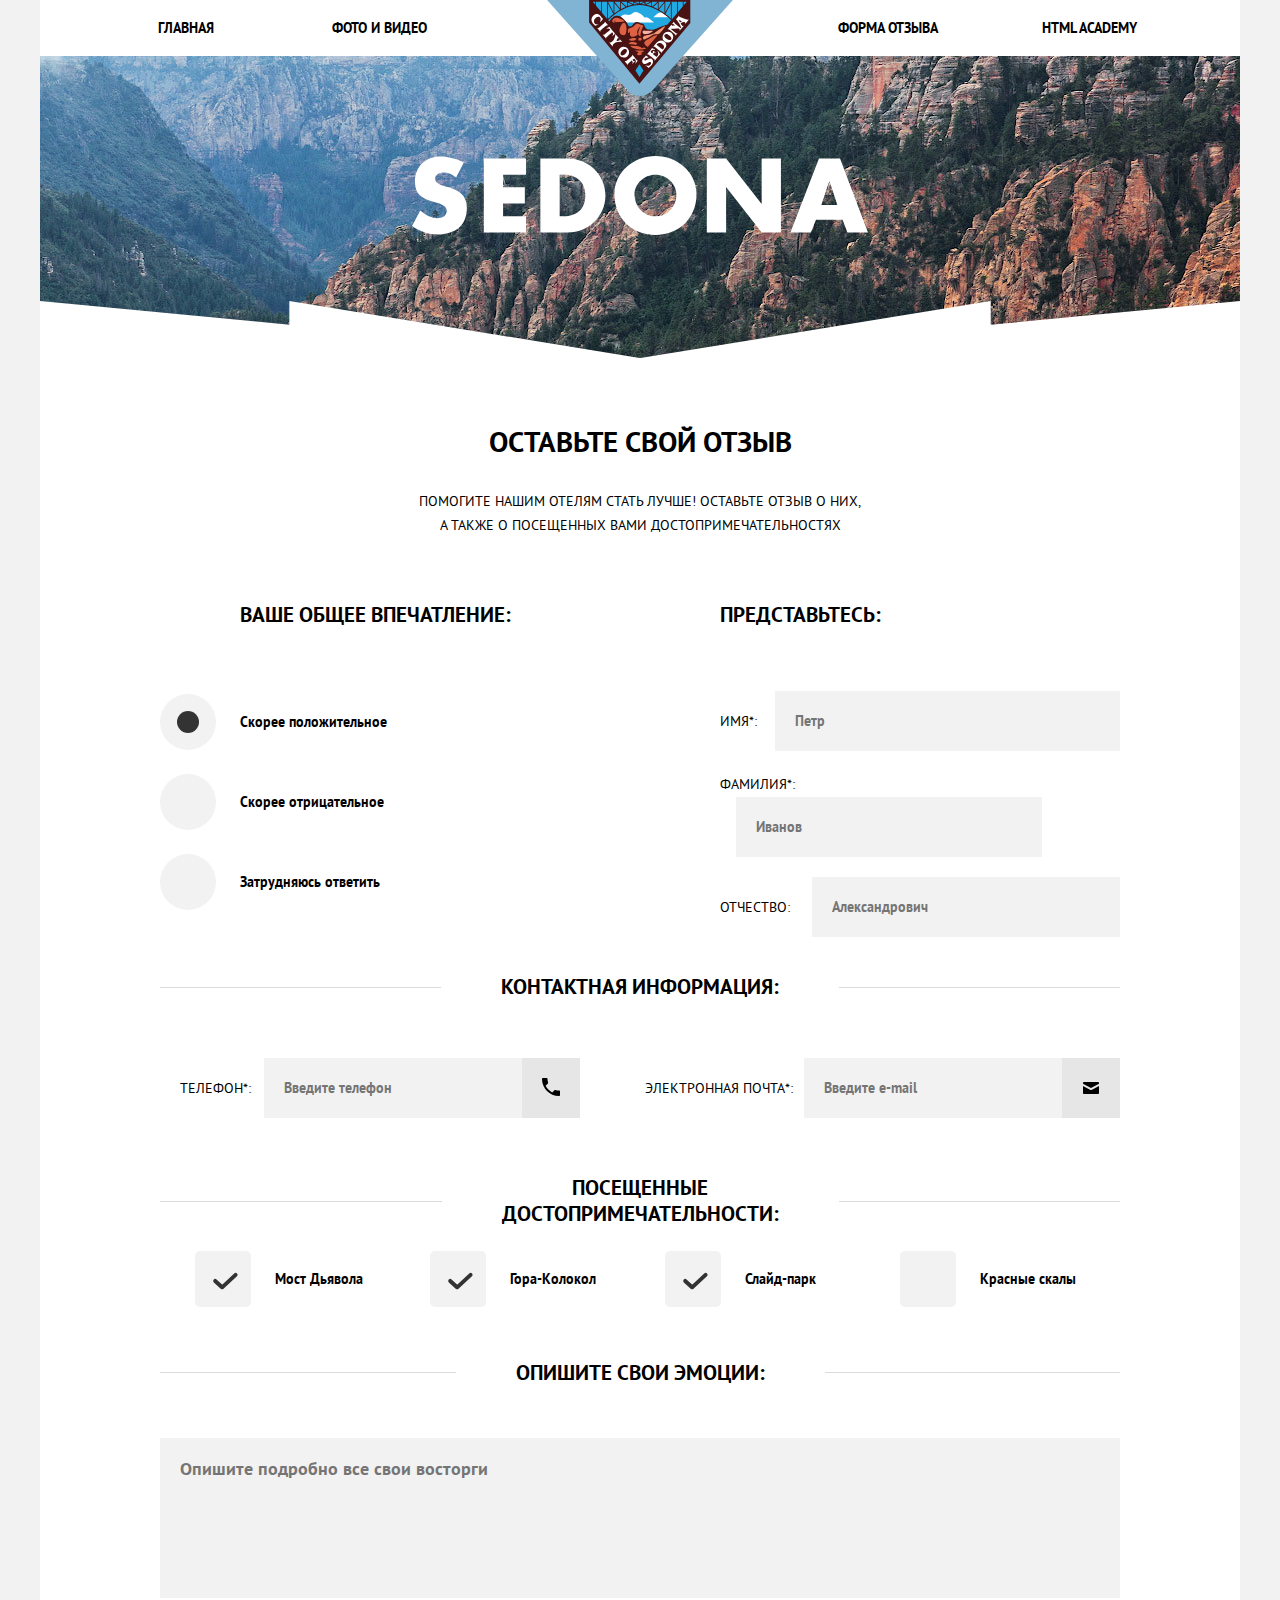
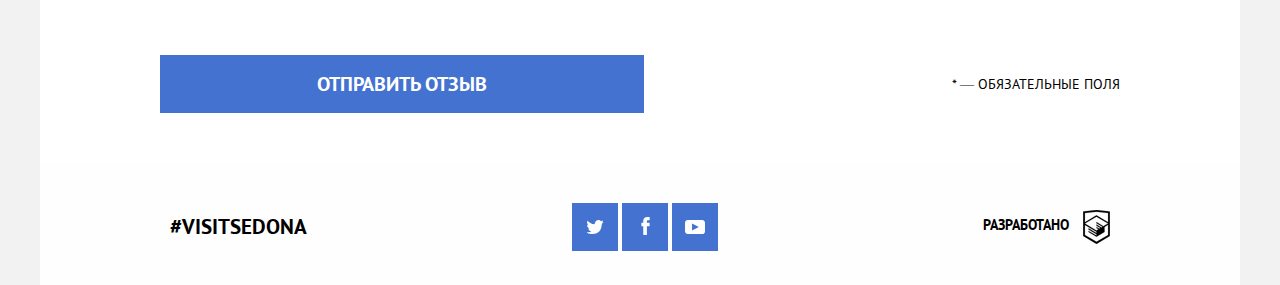
<file: sedona/form.html>
<!DOCTYPE html>
<html lang="ru">
  <head>
    <meta charset="utf-8">
    <meta name="viewport" content="width=device-width,initial-scale=1">
    <meta name="description" content="Поделитесь своим мнением о работе SEDONA">
    <link href="css/style.min.css" rel="stylesheet">
    <title>Оставить свой отзыв о впечатлениях "SEDONA"</title>
  </head>
  <body class="page-body">
    <div style="display:none">
      <svg xmlns="http://www.w3.org/2000/svg" xmlns:xlink="http://www.w3.org/1999/xlink"><symbol id="icon-facebook" viewbox="0 0 8.67 18.94"><path d="M6.28 3.36h2.4V0H5.79C2.66.18 1.54 2.39 1.95 6.11H0v3.52h1.96v9.31H5.8V9.63h2.86V6.11H5.79c-.02-1.04-.04-2.4.49-2.75z"></path></symbol><symbol id="icon-html" viewbox="0 0 154.38 195.33"><path stroke="#231F20" stroke-miterlimit="10" d="M78 .59L77.19.5.5 8.54v140.57l76.69 45.63 76.69-45.63V8.54L78 .59zm65.85 142.82l-66.66 39.66-66.66-39.66V85.79L76.9 125.3l.11 7.16-45.53-27.1-.07 6.95 45.71 27.47.11 7.35-45.7-27.19-.07 6.95 45.71 27.47 46.15-27.62v-6.98l-.06.03V97.1l20.57-12.28v58.59zm-.05-66.06l-18.24 10.74-8.42 4.96-40.15-23.88-.07 6.95 34.32 20.41-.3.18-.74.44-4.88 2.87-28.33-16.86-.07 6.95 22.36 13.3-5.28 3.53-.13.08-16.89-9.95-.07 6.95 11.08 6.53-11.29 6.78-66.02-39.27 66.14-39.75v.01l66.98 39.03zm.05-6.99L76.83 30.85v-.01h-.02v.01L10.53 70.31V17.58l66.66-6.99 66.66 6.99v52.78z"></path></symbol><symbol id="icon-like" viewbox="0 0 22 20"><path d="M12.38 3.65l-.64 2.93L11.22 9h8.68v2.06L17 18H8V8.03l.01-.01 4.37-4.37M2 10v8-8M13.2 0L6.6 6.6c-.4.3-.6.8-.6 1.4v10c0 1.1.9 2 2 2h9c.8 0 1.5-.5 1.8-1.2l3-7.1c.1-.2.1-.5.1-.7V9h.1c0-1.1-.9-2-2-2h-6.3l1-4.6v-.3c0-.4-.2-.8-.4-1.1l-1.1-1zM4 8H0v12h4V8zm18 1v.04V9z"></path></symbol><symbol id="icon-mail" viewbox="0 2 16 12"><path d="M8 10c-.27 0-.5-.09-1-.34L0 6v7c0 .55.45 1 1 1h14c.55 0 1-.45 1-1V6L9 9.66c-.5.25-.73.34-1 .34zm7-8H1c-.55 0-1 .45-1 1v.76l8 4.21 8-4.21V3c0-.55-.45-1-1-1z"></path></symbol><symbol id="icon-telephone" viewbox="0 0 18 18"><path fill="#010101" d="M3.6 7.8c1.4 2.8 3.8 5.1 6.6 6.6l2.2-2.2c.3-.3.7-.4 1-.2 1.1.4 2.3.6 3.6.6.6 0 1 .4 1 1V17c0 .6-.4 1-1 1C7.6 18 0 10.4 0 1c0-.6.4-1 1-1h3.5c.6 0 1 .4 1 1 0 1.2.2 2.4.6 3.6.1.3 0 .7-.2 1L3.6 7.8z"></path></symbol><symbol id="icon-twitter" viewbox="0 0 17.5 14.66"><path d="M11.28.15c1.74-.48 3.07.26 3.68 1.15.69-.23 1.37-.47 2.07-.69 0 .84-.54 1.48-.88 1.73.7.16 1.34-.48 1.34-.48-.17.98-1.04 1.75-1.61 1.98-.24 6.59-3.27 10.96-10.38 10.82h-.46c-.42 0-4.29-.45-5.05-1.84 2.34.19 4.01-.41 4.84-1.15-.99-.29-2.76-.46-3.07-2.88.36.1.58.22 1.23.12C1.76 8.07.38 7.37.46 5.22c.29.32 1.1.52 1.38.46C1.12 5.44-.19 2.4.92.84c1.87 1.81 3.85 3.52 7.37 3.69C8.51 2.29 9.46.79 11.28.15z"></path></symbol><symbol id="icon-youtube" viewbox="0 0 19.98 14.02"><path d="M17.14 0H2.84C1.27 0 0 1.28 0 2.83v8.35c0 1.56 1.27 2.83 2.84 2.83h14.31a2.84 2.84 0 0 0 2.83-2.83V2.83C19.98 1.28 18.7 0 17.14 0zM7.04 10.39V3.62L13.81 7l-6.77 3.39z"></path></symbol></svg>
    </div>
    <header class="page-header">
      <nav class="main-nav main-nav--opened main-nav--nojs">
        <ul class="site-list site-list--left">
          <li class="site-list__item">
            <a class="site-list__link" href="index.html">
              ГЛАВНАЯ
            </a>
          </li>
          <li class="site-list__item">
            <a class="site-list__link" href="photo.html">
              ФОТО И ВИДЕО
            </a>
          </li>
        </ul>
        <ul class="site-list site-list--right">
          <li class="site-list__item">
            <a class="site-list__link">
              ФОРМА ОТЗЫВА
            </a>
          </li>
          <li class="site-list__item">
            <a class="site-list__link" href="#">
              HTML ACADEMY
            </a>
          </li>
        </ul>
        <span class="main-nav__logo-icon">
          <picture class="main-nav__logo-icon-svg">
            <source media="(min-width: 1200px)" srcset="img/logo-flag-desktop.svg">
            <source media="(min-width: 768px)" srcset="img/logo-flag.svg">
            <img class="main-nav__logo-icon-src" width="102" height="83" src="img/logo-flag.svg" alt="Logo">
          </picture>
        </span>
        <button class="main-nav__toggle">
          <span class="visually-hidden">Открыть меню</span>
        </button>
      </nav>
        <div class="page-header__logo-section container">
          <span class="page-header__logo-text"></span>
        </div>
    </header>
    <main class="page-main">
      <div class="page-headline-wrapper container">
        <h1 class="page-headline page-headline__form">
          ОСТАВЬТЕ СВОЙ ОТЗЫВ
        </h1>
        <p class="page-intro page-intro__form">
          ПОМОГИТЕ НАШИМ ОТЕЛЯМ СТАТЬ ЛУЧШЕ!
          ОСТАВЬТЕ ОТЗЫВ О НИХ, А ТАКЖЕ О
          ПОСЕЩЕННЫХ ВАМИ ДОСТОПРИМЕЧАТЕЛЬНОСТЯХ
        </p>
      </div>
      <div class="feedbackform-wrapper">
        <form class="feedbackform" action="index.html" method="post">
        <fieldset class="feedbackform__fieldset--fullname container">
          <div class="feedbackform__fullname">
            <h2 class="feedbackform__title">ПРЕДСТАВЬТЕСЬ:</h2>
            <div class="feedbackform__fullname-line-wrapper">
              <div class="feedbackform__name-line">
                <label for="name" class="feedbackform__name-label">ИМЯ*:</label>
                <input type="text" class="feedbackform__name-field" name="userName" id="name" placeholder="Петр">
              </div>
              <div class="feedbackform__surname-line">
                <label for="surname" class="feedbackform__surname-label">ФАМИЛИЯ*:</label>
                <input type="text" class="feedbackform__surname-field" name="userSurname" id="surname" placeholder="Иванов">
              </div>
              <div class="feedbackform__patronymic-line">
                <label for="patronymic" class="feedbackform__patronymic-label">ОТЧЕСТВО:</label>
                <input type="text" class="feedbackform__patronymic-field" name="userPatronymic" id="patronymic" placeholder="Александрович">
              </div>
            </div>
          </div>
        </fieldset>
        <fieldset class="feedbackform__fieldset--contact container">
          <div class="feedbackform__contact">
            <h2 class="feedbackform__title">КОНТАКТНАЯ ИНФОРМАЦИЯ:</h2>
            <div class="feedbackform__contact-wrapper">
              <div class="feedbackform__telephone">
                <label for="telephone" class="feedbackform__contact-line-label">
                  <span class="feedbackform__telephone--short">КОНТАКТНЫЙ</span> ТЕЛЕФОН*:
                </label>
                <div class="feedbackform__contact-line-cover">
                  <input type="tel" class="feedbackform__contact-line" name="telephone" id="tel" aria-label="telephone input" placeholder="Введите телефон">
                  <span class="feedbackform__contact-line--icon">
                    <svg class="feedbackform__contact-line--icon-svg" width="18" height="18">
                      <use x="0" y="0" xlink:href="#icon-telephone">
                    </use></svg>
                </span>
                </div>
              </div>
              <div class="feedbackform__mail">
                <label for="mail" class="feedbackform__contact-line-label">
                  ЭЛЕКТРОННАЯ ПОЧТА*:
                </label>
                <div class="feedbackform__contact-line-cover">
                  <input type="email" class="feedbackform__contact-line" name="email" id="mail" aria-label="mail input" placeholder="Введите e-mail">
                  <span class="feedbackform__contact-line--icon">
                    <svg class="feedbackform__contact-line--icon-svg" width="16" height="12">
                      <use x="0" y="0" xlink:href="#icon-mail">
                    </use></svg>
                  </span>
                </div>
              </div>
            </div>
          </div>
        </fieldset>
        <fieldset class="feedbackform__fieldset--rate container">
          <div class="feedbackform__rate">
            <h2 class="feedbackform__title">ВАШЕ ОБЩЕЕ ВПЕЧАТЛЕНИЕ:</h2>
            <div class="feedbackform__rate-line-wrapper">
              <label class="feedbackform__radio" for="ratherPos">
                <input type="radio" checked="" name="rateValue" value="1" id="ratherPos">
                <span class="radio-indicator"></span>
                <span class="radio-label">Скорее положительное</span>
              </label>
              <label class="feedbackform__radio" for="ratherNeg">
                <input type="radio" name="rateValue" value="-1" id="ratherNeg">
                <span class="radio-indicator"></span>
                <span class="radio-label">Скорее отрицательное</span>
              </label>
              <label class="feedbackform__radio" for="hardAnsw">
                <input type="radio" name="rateValue" value="0" id="hardAnsw">
                <span class="radio-indicator"></span>
                <span class="radio-label">Затрудняюсь ответить</span>
              </label>
            </div>
          </div>
        </fieldset>
        <fieldset class="feedbackform__fieldset--visitPlaces container">
          <div class="feedbackform__visitPlaces">
            <h2 class="feedbackform__title">
              ПОСЕЩЕННЫЕ<br>
              ДОСТОПРИМЕЧАТЕЛЬНОСТИ:
            </h2>
            <div class="feedbackform__visitPlaces-line-wrapper">
              <label for="devilBridge" class="feedbackform__checkbox">
                <input type="checkbox" checked="" name="devilBridge" value="" id="devilBridge">
                <span class="checkbox-indicator"></span>
                <span class="checkbox-label">Мост Дьявола</span>
              </label>
              <label for="bellMountain" class="feedbackform__checkbox">
                <input type="checkbox" checked="" name="bellMountain" value="" id="bellMountain">
                <span class="checkbox-indicator"></span>
                <span class="checkbox-label">Гора-Колокол</span>
              </label>
              <label for="slidePark" class="feedbackform__checkbox">
                <input type="checkbox" checked="" name="slidePark" value="" id="slidePark">
                <span class="checkbox-indicator"></span>
                <span class="checkbox-label">Слайд-парк</span>
              </label>
              <label for="redRocks" class="feedbackform__checkbox">
                <input type="checkbox" name="redRocks" value="" id="redRocks">
                <span class="checkbox-indicator"></span>
                <span class="checkbox-label">Красные скалы</span>
              </label>
            </div>
          </div>
        </fieldset>
        <fieldset class="feedbackform__fieldset--comment container">
          <div class="feedbackform__comment">
            <h2 class="feedbackform__title">ОПИШИТЕ СВОИ ЭМОЦИИ:</h2>
            <textarea class="feedbackform__textarea" name="comment textarea" aria-label="comment textarea" placeholder="Опишите подробно все свои восторги"></textarea>
          </div>
        </fieldset>
        <button type="submit" class="feedbackform__button button">ОТПРАВИТЬ ОТЗЫВ</button>
        <span class="feedbackform__required-txt">* — ОБЯЗАТЕЛЬНЫЕ ПОЛЯ</span>
      </form>
      <div class="feedbackform__failure">
        <div class="feedbackform__failure-wrapper">
          <h2 class="feedbackform__failure-title">
            ЧТО-ТО ПОШЛО НЕ ТАК!
          </h2>
          <p class="feedbackform__failure-text">
            ПРОВЕРЬТЕ ПОЛЯ, ВЫДЕЛЕННЫЕ
            ЗВЁЗДОЧКОЙ( * ), СКОРЕЕ ВСЕГО ВЫ
            ЗАБЫЛИ ИХ ЗАПОЛНИТЬ
          </p>
          <button type="button" class="feedbackform__failure-button button">ОК</button>
        </div>
      </div>
      <footer class="main-footer container">
        <b class="main-footer__hash">
          #VISITSEDONA
        </b>
        <ul class="main-footer__social social">
          <li class="social__item">
            <a href="#" class="social__link social__link--twitter">
              <span class="visually-hidden">twitter</span>
              <svg class="social__link-icon" width="18" height="14">
                <use x="0" y="0" xlink:href="#icon-twitter">
              </use></svg>
            </a>
          </li>
          <li class="social__item">
            <a href="#" class="social__link social__link--facebook">
              <span class="visually-hidden">facebook</span>
              <svg class="social__link-icon" width="9" height="18">
                <use x="0" y="0" xlink:href="#icon-facebook">
              </use></svg>
            </a>
          </li>
          <li class="social__item">
            <a href="#" class="social__link social__link--youtube">
              <span class="visually-hidden">youtube</span>
              <svg class="social__link-icon" width="20" height="14">
                <use x="0" y="0" xlink:href="#icon-youtube">
              </use></svg>
            </a>
          </li>
        </ul>
        <div class="main-footer__copyright">
          <a href="#" class="main-footer__copyright-link">
            <span>РАЗРАБОТАНО</span>
            <svg class="main-footer__copyright-logo" width="50" height="50">
              <use x="0" y="0" xlink:href="#icon-html">
            </use></svg>
          </a>
        </div>
      </footer>
    </div></main>
    <script src="js/main-nav__toggle.js"></script>
    <script src="js/feedbackform__button.js"></script>
  </body>
</html>
</file>
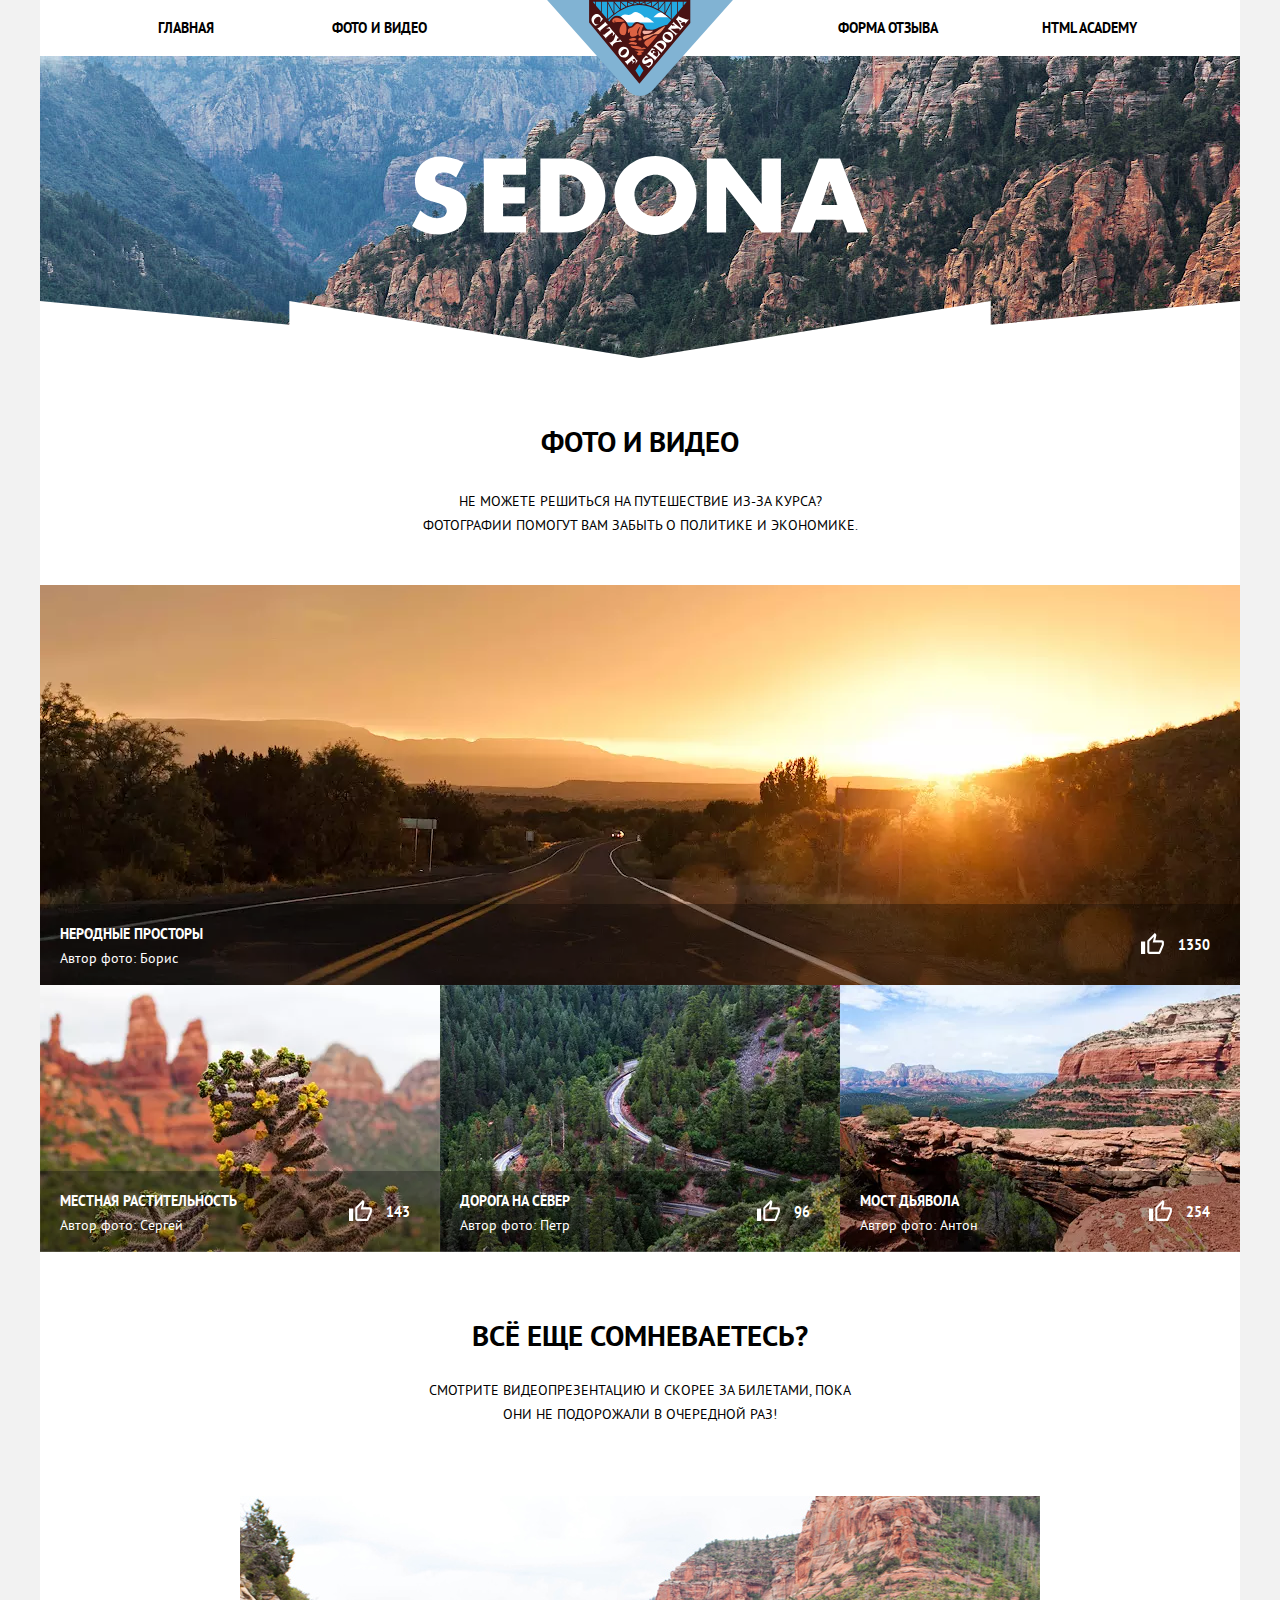
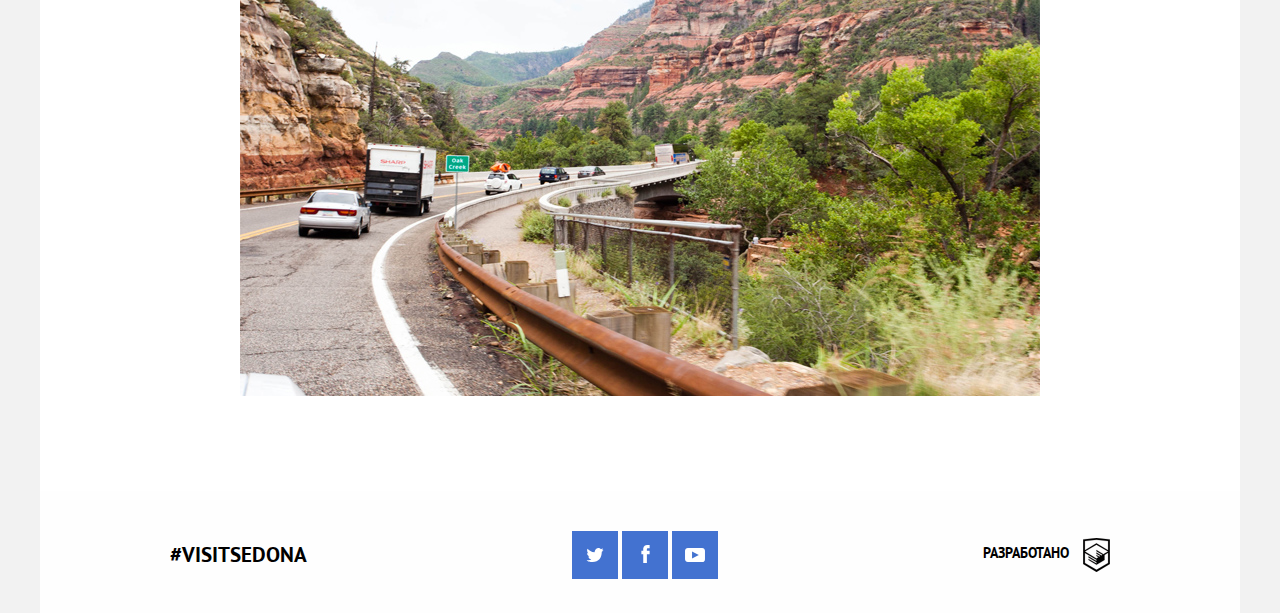
<file: sedona/photo.html>
<!DOCTYPE html>
<html lang="ru">
  <head>
    <meta charset="utf-8">
    <meta name="viewport" content="width=device-width,initial-scale=1">
    <meta name="description" content="SEDONA - предлагает насладиться красотой достопримечательностей">
    <link href="css/style.min.css" rel="stylesheet">
    <title>Фото мест от туристов сервиса "SEDONA"</title>
  </head>
  <body class="page-body">
    <div style="display:none">
      <svg xmlns="http://www.w3.org/2000/svg" xmlns:xlink="http://www.w3.org/1999/xlink"><symbol id="icon-facebook" viewbox="0 0 8.67 18.94"><path d="M6.28 3.36h2.4V0H5.79C2.66.18 1.54 2.39 1.95 6.11H0v3.52h1.96v9.31H5.8V9.63h2.86V6.11H5.79c-.02-1.04-.04-2.4.49-2.75z"></path></symbol><symbol id="icon-html" viewbox="0 0 154.38 195.33"><path stroke="#231F20" stroke-miterlimit="10" d="M78 .59L77.19.5.5 8.54v140.57l76.69 45.63 76.69-45.63V8.54L78 .59zm65.85 142.82l-66.66 39.66-66.66-39.66V85.79L76.9 125.3l.11 7.16-45.53-27.1-.07 6.95 45.71 27.47.11 7.35-45.7-27.19-.07 6.95 45.71 27.47 46.15-27.62v-6.98l-.06.03V97.1l20.57-12.28v58.59zm-.05-66.06l-18.24 10.74-8.42 4.96-40.15-23.88-.07 6.95 34.32 20.41-.3.18-.74.44-4.88 2.87-28.33-16.86-.07 6.95 22.36 13.3-5.28 3.53-.13.08-16.89-9.95-.07 6.95 11.08 6.53-11.29 6.78-66.02-39.27 66.14-39.75v.01l66.98 39.03zm.05-6.99L76.83 30.85v-.01h-.02v.01L10.53 70.31V17.58l66.66-6.99 66.66 6.99v52.78z"></path></symbol><symbol id="icon-like" viewbox="0 0 22 20"><path d="M12.38 3.65l-.64 2.93L11.22 9h8.68v2.06L17 18H8V8.03l.01-.01 4.37-4.37M2 10v8-8M13.2 0L6.6 6.6c-.4.3-.6.8-.6 1.4v10c0 1.1.9 2 2 2h9c.8 0 1.5-.5 1.8-1.2l3-7.1c.1-.2.1-.5.1-.7V9h.1c0-1.1-.9-2-2-2h-6.3l1-4.6v-.3c0-.4-.2-.8-.4-1.1l-1.1-1zM4 8H0v12h4V8zm18 1v.04V9z"></path></symbol><symbol id="icon-mail" viewbox="0 2 16 12"><path d="M8 10c-.27 0-.5-.09-1-.34L0 6v7c0 .55.45 1 1 1h14c.55 0 1-.45 1-1V6L9 9.66c-.5.25-.73.34-1 .34zm7-8H1c-.55 0-1 .45-1 1v.76l8 4.21 8-4.21V3c0-.55-.45-1-1-1z"></path></symbol><symbol id="icon-telephone" viewbox="0 0 18 18"><path fill="#010101" d="M3.6 7.8c1.4 2.8 3.8 5.1 6.6 6.6l2.2-2.2c.3-.3.7-.4 1-.2 1.1.4 2.3.6 3.6.6.6 0 1 .4 1 1V17c0 .6-.4 1-1 1C7.6 18 0 10.4 0 1c0-.6.4-1 1-1h3.5c.6 0 1 .4 1 1 0 1.2.2 2.4.6 3.6.1.3 0 .7-.2 1L3.6 7.8z"></path></symbol><symbol id="icon-twitter" viewbox="0 0 17.5 14.66"><path d="M11.28.15c1.74-.48 3.07.26 3.68 1.15.69-.23 1.37-.47 2.07-.69 0 .84-.54 1.48-.88 1.73.7.16 1.34-.48 1.34-.48-.17.98-1.04 1.75-1.61 1.98-.24 6.59-3.27 10.96-10.38 10.82h-.46c-.42 0-4.29-.45-5.05-1.84 2.34.19 4.01-.41 4.84-1.15-.99-.29-2.76-.46-3.07-2.88.36.1.58.22 1.23.12C1.76 8.07.38 7.37.46 5.22c.29.32 1.1.52 1.38.46C1.12 5.44-.19 2.4.92.84c1.87 1.81 3.85 3.52 7.37 3.69C8.51 2.29 9.46.79 11.28.15z"></path></symbol><symbol id="icon-youtube" viewbox="0 0 19.98 14.02"><path d="M17.14 0H2.84C1.27 0 0 1.28 0 2.83v8.35c0 1.56 1.27 2.83 2.84 2.83h14.31a2.84 2.84 0 0 0 2.83-2.83V2.83C19.98 1.28 18.7 0 17.14 0zM7.04 10.39V3.62L13.81 7l-6.77 3.39z"></path></symbol></svg>
    </div>
    <header class="page-header">
      <nav class="main-nav main-nav--opened main-nav--nojs">
        <ul class="site-list site-list--left">
          <li class="site-list__item">
            <a class="site-list__link" href="index.html">
              ГЛАВНАЯ
            </a>
          </li>
          <li class="site-list__item">
            <a class="site-list__link">
              ФОТО И ВИДЕО
            </a>
          </li>
        </ul>
        <ul class="site-list site-list--right">
          <li class="site-list__item">
            <a class="site-list__link" href="form.html">
              ФОРМА ОТЗЫВА
            </a>
          </li>
          <li class="site-list__item">
            <a class="site-list__link">
              HTML ACADEMY
            </a>
          </li>
        </ul>
        <span class="main-nav__logo-icon">
          <picture class="main-nav__logo-icon-svg">
            <source media="(min-width: 1200px)" srcset="img/logo-flag-desktop.svg">
            <source media="(min-width: 768px)" srcset="img/logo-flag.svg">
            <img class="main-nav__logo-icon-src" width="102" height="83" src="img/logo-flag.svg" alt="Logo">
          </picture>
        </span>
        <button class="main-nav__toggle">
          <span class="visually-hidden">Открыть меню</span>
        </button>
      </nav>
      <div class="page-header__logo-section container">
        <span class="page-header__logo-text"></span>
      </div>
    </header>
    <main class="page-main">
      <div class="page-headline-wrapper container">
        <h1 class="page-headline page-headline__photo">
          ФОТО И ВИДЕО
        </h1>
        <p class="page-intro page-intro__photo">
          НЕ МОЖЕТЕ РЕШИТЬСЯ НА ПУТЕШЕСТВИЕ
          ИЗ-ЗА КУРСА? ФОТОГРАФИИ ПОМОГУТ ВАМ
          ЗАБЫТЬ О ПОЛИТИКЕ И ЭКОНОМИКЕ.
        </p>
      </div>
      <section class="photo-cards">
        <ul class="photo-box">
          <li class="photo-box__item container">
            <picture class="photo-box__image">
              <source media="(min-width: 1200px)" srcset="img/photo-1-desktop@1x.webp 1x, img/photo-1-desktop@2x.webp 2x" type="image/webp">
              <source media="(min-width: 1200px)" srcset="img/photo-1-desktop@1x.jpg 1x, img/photo-1-desktop@2x.jpg 2x">
              <source media="(min-width: 768px)" srcset="img/photo-1-tablet@1x.webp 1x, img/photo-1-tablet@2x.webp 2x" type="image/webp">
              <source media="(min-width: 768px)" srcset="img/photo-1-tablet@1x.jpg 1x, img/photo-1-tablet@2x.jpg 2x">
              <img class="photo-box__image-src" width="280" height="280" src="img/photo-1-mobile@1x.jpg" srcset="img/photo-1-mobile@2x.jpg 2x" alt="photo-1">
            </picture>
            <div class="photo-box__description">
              <b class="photo-box__title">НЕРОДНЫЕ ПРОСТОРЫ</b>
              <p class="photo-box__author">Автор фото:
                <span class="photo-box__author-name">Борис</span>
              </p>
              <div class="photo-box__likes">
                <svg class="photo-box__likes-icon" width="23" height="21">
                  <use x="0" y="0" xlink:href="#icon-like">
                  </use></svg>
                <span class="photo-box__likes-number">1350</span>
              </div>
            </div>
          </li>
          <li class="photo-box__item container">
            <picture class="photo-box__image">
              <source media="(min-width: 1200px)" srcset="img/photo-2-desktop@1x.webp 1x, img/photo-2-desktop@2x.webp 2x" type="image/webp">
              <source media="(min-width: 1200px)" srcset="img/photo-2-desktop@1x.jpg 1x, img/photo-2-desktop@2x.jpg 2x">
              <source media="(min-width: 768px)" srcset="img/photo-2-tablet@1x.webp 1x, img/photo-2-tablet@2x.webp 2x" type="image/webp">
              <source media="(min-width: 768px)" srcset="img/photo-2-tablet@1x.jpg 1x, img/photo-2-tablet@2x.jpg 2x">
              <img class="photo-box__image-src" width="280" height="280" src="img/photo-2-mobile@1x.jpg" alt="photo-2">
            </picture>
            <div class="photo-box__description">
              <b class="photo-box__title">МЕСТНАЯ РАСТИТЕЛЬНОСТЬ</b>
              <p class="photo-box__author">Автор фото:
                <span class="photo-box__author-name">Сергей</span>
              </p>
              <div class="photo-box__likes">
                <svg class="photo-box__likes-icon" width="23" height="21">
                  <use x="0" y="0" xlink:href="#icon-like">
                  </use></svg>
                <span class="photo-box__likes-number">143</span>
              </div>
            </div>
          </li>
          <li class="photo-box__item container">
            <picture class="photo-box__image">
              <source media="(min-width: 1200px)" srcset="img/photo-3-desktop@1x.webp 1x, img/photo-3-desktop@2x.webp 2x" type="image/webp">
              <source media="(min-width: 1200px)" srcset="img/photo-3-desktop@1x.jpg 1x, img/photo-3-desktop@2x.jpg 2x">
              <source media="(min-width: 768px)" srcset="img/photo-3-tablet@1x.webp 1x, img/photo-3-tablet@2x.webp 2x" type="image/webp">
              <source media="(min-width: 768px)" srcset="img/photo-3-tablet@1x.jpg 1x, img/photo-3-tablet@2x.jpg 2x">
              <img class="photo-box__image-src" width="280" height="280" src="img/photo-3-mobile@1x.jpg" alt="photo-3">
            </picture>
            <div class="photo-box__description">
              <b class="photo-box__title">ДОРОГА НА СЕВЕР</b>
              <p class="photo-box__author">Автор фото:
                <span class="photo-box__author-name">Петр</span>
              </p>
              <div class="photo-box__likes">
                <svg class="photo-box__likes-icon" width="23" height="21">
                  <use x="0" y="0" xlink:href="#icon-like">
                  </use></svg>
                <span class="photo-box__likes-number">96</span>
              </div>
            </div>
          </li>
          <li class="photo-box__item container">
            <picture class="photo-box__image">
              <source media="(min-width: 1200px)" srcset="img/photo-4-desktop@1x.webp 1x, img/photo-4-desktop@2x.webp 2x" type="image/webp">
              <source media="(min-width: 1200px)" srcset="img/photo-4-desktop@1x.jpg 1x, img/photo-4-desktop@2x.jpg 2x">
              <source media="(min-width: 768px)" srcset="img/photo-4-tablet@1x.webp 1x, img/photo-4-tablet@2x.webp 2x" type="image/webp">
              <source media="(min-width: 768px)" srcset="img/photo-4-tablet@1x.jpg 1x, img/photo-4-tablet@2x.jpg 2x">
              <img class="photo-box__image-src" width="280" height="280" src="img/photo-4-mobile@1x.jpg" alt="photo-4">
            </picture>
            <div class="photo-box__description">
              <b class="photo-box__title">МОСТ ДЬЯВОЛА</b>
              <p class="photo-box__author">Автор фото:
                <span class="photo-box__author-name">Антон</span>
              </p>
              <div class="photo-box__likes">
                <svg class="photo-box__likes-icon" width="23" height="21">
                  <use x="0" y="0" xlink:href="#icon-like">
                  </use></svg>
                <span class="photo-box__likes-number">254</span>
              </div>
            </div>
          </li>
        </ul>
      </section>
      <section class="presentation">
        <div class="container">
          <b class="presentation__title">ВСЁ ЕЩЕ СОМНЕВАЕТЕСЬ?</b>
          <p class="presentation__text">
            СМОТРИТЕ ВИДЕОПРЕЗЕНТАЦИЮ И СКОРЕЕ
            ЗА БИЛЕТАМИ, ПОКА ОНИ НЕ ПОДОРОЖАЛИ
            В ОЧЕРЕДНОЙ РАЗ!
          </p>
        </div>
        <picture class="presentation__video">
          <source media="(min-width: 1200px)" srcset="img/video-desktop.jpg">
          <source media="(min-width: 768px)" srcset="img/video-tablet.jpg">
          <img class="presentation__video-img-src" width="320" height="200" src="img/video-mobile.jpg" alt="video">
        </picture>
      </section>
      <footer class="main-footer container">
        <b class="main-footer__hash">
          #VISITSEDONA
        </b>
        <ul class="main-footer__social social">
          <li class="social__item">
            <a href="#" class="social__link social__link--twitter">
              <span class="visually-hidden">twitter</span>
              <svg class="social__link-icon" width="18" height="14">
                <use x="0" y="0" xlink:href="#icon-twitter">
              </use></svg>
            </a>
          </li>
          <li class="social__item">
            <a href="#" class="social__link social__link--facebook">
              <span class="visually-hidden">facebook</span>
              <svg class="social__link-icon" width="9" height="18">
                <use x="0" y="0" xlink:href="#icon-facebook">
              </use></svg>
            </a>
          </li>
          <li class="social__item">
            <a href="#" class="social__link social__link--youtube">
              <span class="visually-hidden">youtube</span>
              <svg class="social__link-icon" width="20" height="14">
                <use x="0" y="0" xlink:href="#icon-youtube">
              </use></svg>
            </a>
          </li>
        </ul>
        <div class="main-footer__copyright">
          <a href="#" class="main-footer__copyright-link">
            <span>РАЗРАБОТАНО</span>
            <svg class="main-footer__copyright-logo" width="50" height="50">
              <use x="0" y="0" xlink:href="#icon-html">
            </use></svg>
          </a>
        </div>
      </footer>
    </main>
    <script src="js/main-nav__toggle.js"></script>
  </body>
</html>
</file>
<file: gllacy/index.css>
body {
  font-family:"Roboto", Tahoma;
  font-size: 16px;
  line-height: 22px;
  font-weight: 700;
  min-width: 1200px;
  margin: 0;
  padding: 0;
  color: #ffffff;

  background-color: #849d8f;
}
a {
  text-decoration: none;
}
img {
  max-width: 100%;
  height: auto;
}
.visually-hidden:not(:active):not(:focus),
input [type="checkbox"].visually-hidden,
input [type="radio"].visually-hidden {
  position: absolute;
  width: 1px;
  height: 1px;
  margin: -1px;
  border: 0;
  padding: 0;
  white-space: nowrap;
  clip-path: inset(100%);
  clip: rect(0 0 0 0);
  overflow: hidden;
}
.ruble {
  width: 31px;
  height: 33px;
}
.container {
  width: 1150px;
  margin: 0 auto;
  padding-top: 11px;
}
.button {
  box-sizing: border-box;
  text-align: center;
  font-size: 18px;
  line-height: 24px;
  font-weight: 700;
  padding: 14px 25px;
  text-shadow: 0 2px 5px rgba(160,32,11,.76);
  background: linear-gradient(to bottom,rgb(242, 104, 67) 0%,rgb(231, 74, 53));
  box-shadow: 0 2px 2px rgba(172,16,0,.64);
  border: 0px;
  border-radius: 50px;
  color: #ffffff;
}
.slider-button {
  font-size: 32px;
  line-height: 44px;
  padding-top: 18px;
  padding-left: 40px;
  padding-right: 40px;
  padding-bottom: 16px;
}
.button:hover,
.button:focus {
  background: linear-gradient(to bottom,rgb(245, 134, 105) 0%,rgb(236, 111, 94) 100%);
  box-shadow: 0 2px 2px rgb(172, 16, 0);
}
.button:active {
  background: linear-gradient(to bottom,rgb(216, 71, 50) 0%,rgb(225, 97, 62) 100%);
  box-shadow: inset 0 2px 2px rgb(172, 16, 0);
}
.site-navigation a:hover,
.user-navigation a:hover,
.site-navigation a:focus,
.user-navigation a:focus {
  color: #323232;
  background-color: #ffffff;
}
.footer-info a:hover,
.footer-info a:focus {
  color: #ffbc9e;
}
.footer-info .info_heart:hover,
.footer-info .info_heart:focus {
  background: url(img/heart_hover.svg);
  background-repeat: no-repeat;
  background-position:10px 1px;
}
.academy-link:hover,
.academy-link:focus {
  color: #ffbc9e;
}
.main-footer a {
  font-weight: 400;
  color: #ffffff;
}
.footer-social a {
  display: inline-block;
  margin-right: 11px;
  width: 31px;
  height: 31px;
  font-size: 0px;
  /*border*/
}
.main-footer {
  margin-top: 0px;
  margin-bottom: 25px;
}
.footer-social,
.footer-info {
  list-style: none;
}
.footer-social {
  display: flex;
  margin: 0px;
  margin-top: 20px;
  padding: 0px;
  width: 267px;
}
.column-footer {
  display: flex;
  justify-content: space-between;
}
.footer-info {
  padding-top: 25px;
  margin-left: -100px;
}
.footer-info a {
  position: relative;
  font-size: 13px;
  line-height: 18px;
  display: block;
  margin: 0 auto;
  padding-left: 30px;
}
.info_heart {
  background: url(img/heart.svg);
  background-repeat: no-repeat;
  background-position:10px 1px;
}
.footer-copyright {
  padding-top: 10px;
}
.footer-copyright p {
  font-size: 13px;
  line-height: 18px;
  font-weight: 400;
  margin: 0px;
}
.social-button-tw {
  background: url(img/tw.svg)
}
.social-button-inst {
  background: url(img/inst.svg)
}
.social-button-fb {
  background: url(img/fb.svg)
}
.social-button-vk {
  background: url(img/vk.svg)
}
.main-navigation {
  display: flex;
  line-height: 10px;
}
.site-navigation,
.user-navigation {
  margin: 0px;
  padding: 0px;
  list-style: none;
}
.site-navigation a {
  padding-bottom: 11px;
  padding-top: 10px;
  padding-right: 10px;
  padding-left: 14px;
  border-radius: 20px;
}
.user-navigation a,
.main-navigation a {
  display: block;
  vertical-align: middle;
  box-sizing: border-box;
  color: #ffffff;
}
.site-navigation {
  position: relative;
  display: flex;
  flex-wrap: wrap;
  padding-top: 14px;
  padding-bottom: 12px;
  padding-left: 12px;
  width: 700px;
}
.site-navigation > li .current{
  color: #ffffff;
  background-color: #d07058;
}
.site-catalog {
  position: relative;
}
.catalog-submenu {
  display: none;
  font-size: 14px;
  line-height: 16px;
  font-weight: 400;
  position: absolute;
  list-style: none;
  box-sizing: border-box;
  width: 145px;
  padding: 0px;
  top: 36px;
  left: 0px;
  background-color: #ffffff;
  box-shadow: 0 20px 20px rgba(0,0,0,.4);
  border-radius: 5px;
  color: #323232;
  z-index: 2;
}
.site-navigation > li:hover .catalog-submenu,
.site-navigation > li:focus .catalog-submenu {
  display: block;
}
.catalog-submenu a {
  color: #323232;
  padding: 0px;
  padding-top: 7px;
  padding-bottom: 7px;
  padding-left: 20px;
  padding-right: 20px;
  border-radius: 0px;
}
.catalog-submenu .selection {
  padding-top: 10px;
  padding-bottom: 9px;
  font-weight: 700;
  position: relative;
}
.catalog-submenu .selection::after {
  content: " ";
  position: absolute;
  height: 1px;
  right: 9px;
  left: 6px;
  bottom: 0px;
  background-color: rgba(50, 50, 50, 0.2);
}
.catalog-submenu a:hover,
.catalog-submenu a:focus {
  background-color: rgba(208,112,88,0.3);
  color: #323232;
}
.catalog-submenu a:active {
  background-color: rgba(208,112,88,0.6);
  color: #323232;
}
.site-catalog .current {
  background-color: rgba(208,112,88);
  color: #ffffff;
}
.catalog-submenu .current:hover,
.catalog-submenu .current:focus {
  background-color: rgba(208,112,88);
  color: #ffffff;
}
.catalog-submenu li:first-child a:hover,
.catalog-submenu li:first-child a:focus {
  border-top-right-radius: 5px;
  border-top-left-radius: 5px;
}
.catalog-submenu li:last-child a:hover,
.catalog-submenu li:last-child a:focus {
  border-bottom-right-radius: 5px;
  border-bottom-left-radius: 5px;
}
.user-navigation {
  padding-top: 13px;
  padding-bottom: 12px;
  font-size: 14px;
  line-height: 24px;
  font-weight: 400;
  display: flex;
  flex-wrap: wrap;
  width: 284px;
}
.basket-link,
.login-link,
.product-search {
  font-size: 14px;
  line-height: 16px;
  font-weight: 500;
}
.product-search {
  position: relative;
  margin-right: 9px;
}
.search-wrapper {
  display: none;
  position: absolute;
  box-sizing: border-box;
  width: 340px;
  min-height: 85px;
  top: 36px;
  right: 0px;
  padding: 20px 15px;
  background-color: rgba(248,247,244);
  box-shadow: 0 20px 20px rgba(0,0,0,.4);
  border-radius: 5px;
  color: #323232;
  z-index: 2;
}
.searchform input[type="search"] {
  font: inherit;
  box-sizing: border-box;
  font-size: 14px;
  line-height: 24px;
  width: 310px;
  padding: 15px 14px;
  margin:0px;
  overflow: hidden;
  white-space: nowrap;
  box-shadow: none;
  border: 1px solid rgba(178,178,178,.52);
  border-radius: 5px;
  color: #000000;
}
.login-link {
  position: relative;
  margin-right: 9px;
  min-width: 96px;
}
.loginform-wrapper {
  position: absolute;
  display: none;
  font-size: 13px;
  line-height: 24px;
  font-weight: 400;
  box-sizing: border-box;
  width: 277px;
  padding: 0px;
  padding-top: 0px;
  padding-bottom: 20px;
  padding-left: 19px;
  padding-right: 17px;
  top: 36px;
  right: 0px;
  background-color: rgba(248,247,244);
  box-shadow: 0 20px 20px rgba(0,0,0,.4);
  border-radius: 5px;
  color: #323232;
  z-index: 2;
}
.login-link .loginform input[type="email"],
.login-link .loginform input[type="password"] {
  font: inherit;
  box-sizing: border-box;
  font-size: 16px;
  line-height: 24px;
  width: 240px;
  padding: 10px 14px;
  margin:0px;
  margin-top: 20px;
  overflow: hidden;
  white-space: nowrap;
  box-shadow: none;
  border: 1px solid rgba(178,178,178,.52);
  border-radius: 5px;
  color: #000000;
}
.login-link .loginform {
  min-height: 215px;
  box-sizing: border-box;
}
.loginform .button {
  position: absolute;
  bottom: 20px;
  left: 19px;
  padding: 12px 25px;
}
.loginform-help {
  position: absolute;
  width: 120px;
  bottom: 20px;
  right: 16px;
}
.loginform-wrapper .loginform-help a {
  box-sizing: content-box;
  display: inline;
  position: relative;
  padding: 0px;
  color: #323232;
  width: auto;
  background: transparent;
  border-bottom: 1px solid rgba(0,0,0,.3);
  border-radius: 0px;
}
.loginform-wrapper .loginform-help a:hover,
.loginform-wrapper .loginform-help a:focus {
  border-bottom: none;
}
.login-link:hover .loginform-wrapper,
.login-link:focus .loginform-wrapper,
.product-search:hover .search-wrapper,
.product-search:focus .search-wrapper {
  display: block;
}
.basket-link {
  margin-right: 0px;
  min-width: 118px;
}
.product-search a {
  position: relative;
  margin-left: 21px;
  width: 31px;
  height: 31px;
  background: rgba(255,255,255,0.2);
  border-radius: 50%;
}
.product-search a::before {
  position: absolute;
  display: block;
  content: " ";
  top: 7px;
  left: 7px;
  width: 17px;
  height: 17px;
  background: url(img/loupe.svg);
  background-repeat: no-repeat;
  background-position: 0px 0px;
}
.login-link a {
  position: relative;
  border-radius: 20px;
  background: rgba(255,255,255,0.2);
}
.login-link > a::before {
  position: absolute;
  display: block;
  content: " ";
  top: 7px;
  left: 15px;
  width: 20px;
  height: 19px;
  background: url(img/entrance.svg);
  background-repeat: no-repeat;
  background-position: 0px 0px;
}
.basket-link a {
  position: relative;
  text-align: left;
  border-radius: 20px;
  background: rgba(255,255,255,0.2);
}
.basket-link a::before {
  position: absolute;
  display: block;
  content: " ";
  top: 7px;
  left: 15px;
  width: 21px;
  height: 20px;
  background: url(img/basket.svg);
  background-repeat: no-repeat;
  background-position: 0px 0px;
}
.login-link a,
.basket-link a,
.basket_active a {
  padding: 8px 8px 8px 45px;
}
.product-search a:hover::before,
.product-search a:focus::before {
  background: #ffffff url(img/loupe_hover.svg);
  background-repeat: no-repeat;
  background-position: center;
}
.login-link a:hover::before ,
.login-link a:focus::before  {
  background: #ffffff url(img/entrance_hover.svg);
  background-repeat: no-repeat;
  background-position: 0px 0px;
}
.basket-link a:hover::before,
.basket-link a:focus::before {
  background: #ffffff url(img/basket-red.svg);
  background-repeat: no-repeat;
  background-position: 0px 0px;
}
.basket_active a::before {
  position: absolute;
  display: block;
  content: " ";
  top: 7px;
  left: 15px;
  width: 21px;
  height: 20px;
  color: #323232;
  background: url(img/basket-red.svg);
  background-repeat: no-repeat;
  background-position: 0px 0px;
}
.main-header .container {
  position: relative;
}
.header-status {
  display: flex;
  position: absolute;
  bottom: -44px;
  right: 0px;
  flex-direction: column;
  align-items: flex-end;
}
.header-schedule{
  margin-top: 0px;
  font-size: 14px;
  line-height: 16px;
  margin-bottom: 4px;
}
.header-number {
  margin-top: 2px;
  font-size: 22px;
  line-height: 24px;
  margin-top: 0px;
  margin-bottom: 0px;
}
.column-banners {
  display: flex;
  justify-content: space-between;
  margin-top: 40px;
}
.column-hits {
  margin-top: 40px;
  display: flex;
  justify-content: space-between;
}
.hits-item,
.catalog-item {
  width: 267px;
}
.item-hover {
  position: absolute;
  display: none;
}
.item-hover-content {
  position: relative;
}

.item-hover-content .item-price {
  font-size: 30px;
  position: absolute;
  margin: 0px;
  top: 215px;
  left: 0px;
  word-spacing: -8px;
  text-shadow: 0 1px 3px rgba(49,50,53,.5);
}
.item-price span {
  font-size: 46px;
}
.item-price img {
  width: 31px;
  height: 33px;
}
.item-hover-content .item-image {
  width: 267px;
  height: 267px;
}
.item-hover-content p {
  text-align: center;
}
.main-logo img {
  padding: 0px;
}
.catalog-breadcrumbs {
  font-weight: 400;
  list-style: none;
}
.item-price{
  font-size: 35px;
}
.slider {
  text-align: center;
}
.slider h2 {
  font-size: 60px;
  line-height: 60px;
}
.slider a {
  font-size: 32px;
  line-height: 44px;
  color: #ffffff;
}
.offers-chocolate h2,
.offers-raspberry h2 {
  font-size: 35px;
  line-height: 41px;
  margin: 0px;
}
.offers-raspberry p,
.offers-chocolate p {
  margin-bottom: 45px;
}
.offers-raspberry a,
.offers-chocolate a {
  position: absolute;
  font-size: 18px;
  line-height: 24px;
  bottom: 24px;
  right: 20px;
  padding: 10px 22px;
}
.offers-raspberry {
  position: relative;
  width: 560px;
  box-sizing: border-box;
  min-height: 230;
  padding-left: 20px;
  padding-top: 20px;
  padding-bottom: 90px;
  border-radius: 20px;
  background: #8c1c34 url(img/offers-raspberry-background.jpg);
  background-position: -30px -100px;
}
.offers-chocolate {
  position: relative;
  width: 560px;
  box-sizing: border-box;
  min-height: 230;
  border-radius: 20px;
  padding-left: 20px;
  padding-top: 20px;
  padding-bottom: 90px;
  background: #452b1f url(img/offers-chocolate-background.jpg);
  background-position: -30px -100px;
}
.index-features {
  color: #323232;
  margin-top: 40px;
  background: #ebdfc5 url(img/waffle-background.png);
  background-position: 0 0;
  background-repeat: repeat;
  border-radius: 20px;
}
.index-features h3 {
  font-size: 24px;
  line-height: 30px;
  padding-top: 25px;
  padding-left: 20px;
  font-weight: 500;
}
.features-list {
  font-size: 16px;
  line-height: 22px;
  font-weight: 400;
  padding: 0px;
  display: flex;
  flex-wrap: wrap;
  list-style: none;
}
.features-list li {
  display: block;
  box-sizing: border-box;
  position: relative;
  margin: 0px;
  margin-bottom: 25px;
  width: 560px;
}
.feature-item img {
  position: absolute;
  left: -2px;
  top: -15px;
}
.features-list li:nth-child(2n) {
  padding-left: 60px;
  padding-right: 20px;
}
.features-list li:nth-child(2n+1) {
  padding-left: 55px;
  padding-right: 25px;
  margin-left: 25px;
}
.column-utility {
  margin-top: 40px;
  display: flex;
  justify-content: space-between;
}
.news-topten {
  color: #323232;
  width: 560px;
  min-height: 220px;
  background: #ffffff url(img/news-topten-background.jpg);
  background-repeat: no-repeat;
  border-radius: 20px;
}
.news-topten h2 {
  font-size: 16px;
  line-height: 22px;
  padding-left: 20px;
}
.news-topten p {
  display: inline-block;
  margin: 0px;
  font-size: 24px;
  line-height: 30px;
  padding-left: 20px;
  text-decoration: underline;
}
.news-topten a {
  color: #323232;
}
.news-topten p:hover {
  text-decoration: none;
}
.subscribe-border {
  box-sizing: border-box;
  padding: 5px;
  background: repeating-linear-gradient(-45deg, #fe9e90, #fe9e90 10px, #f8f7f4 10px, #f8f7f4 20px, #95ceff 20px, #95ceff 30px, #f8f7f4 30px, #f8f7f4 40px);
  border-radius: 20px;
}
.subscribe {
  box-sizing: border-box;
  font-size: 16px;
  line-height: 22px;
  font-weight: 400;
  position: relative;
  color: #323232;
  background: rgba(248,247,244);
  width: 550px;
  min-height: 210px;
  box-sizing: border-box;
  padding-top: 30px;
  padding-left: 20px;
  padding-right: 20px;
  border-radius: 20px;
}
.subscribe-mail .button {
  position: absolute;
  padding: 10px 18px;
  right: 25px;
  bottom: 42px;
}
.subscribe p {
  margin-top: 0px;
  padding-bottom: 30px;
  margin-bottom: 0px;
}
.subscribe-mail  input[type="email"] {
  font: inherit;
  box-sizing: border-box;
  font-size: 16px;
  line-height: 24px;
  font-weight: 400;
  padding: 10px 14px;
  width: 365px;
  margin: 0px;
  overflow: hidden;
  white-space: nowrap;
  box-shadow: none;
  border: 1px solid rgba(178,178,178,.52);
  border-radius: 5px;
  color: #000000;
}
.index-map {
  color: #323232;
  min-height: 428px;
  background: #849d8f url(img/index-map.jpg);
  background-repeat: no-repeat;
  margin-top: 40px;
  margin-left: 75px;
  margin-right: 75px;
  position: relative;
}
.index-map .map-contact {
  background: #ffffff;
  width: 302px;
  min-height: 305px;
  position: absolute;
  border-radius: 20px;
  right: 25px;
  top: 60px;
}
.map-contact .button {
  position: absolute;
  left: 25px;
  bottom: 30px;
}
.map-contact p {
  font-size: 14px;
  line-height: 20px;
  font-weight: 400;
  margin:0px;
  padding-top: 30px;
  padding-left: 25px;
  padding-right: 55px;
}
.map-contact .contact-indent {
  padding-top: 20px;
}
.map-contact span {
  font-size: 18px;
  line-height: 24px;
}
.feedback-form {
  display: none;
  position: fixed;
  box-sizing: border-box;
  top: 50%;
  left: 50%;
  width: 476px;
  margin-top: -220px;
  margin-left: -238px;
  min-height: 440px;
  padding: 20px 25px;
  padding-bottom: 60px;
  background-color: rgba(248, 247, 244);
  box-shadow: 0 20px 20px rgba(0,0,0,.4);
  border-radius: 5px;
  color: #323232;
  z-index: 5;
  animation-name: bounce;
  animation-duration: 0.6s;
}
@keyframes bounce {
  0% {transform: translateY(-2000px);}
  70% {transform: translateY(30px);}
  90% {transform: translateY(-10px);}
  100% {transform: translateY(0);}
}
.feedback-form h2 {
  font-size: 24px;
  line-height: 28px;
  font-weight: 500;
  margin: 0px;
  margin-bottom: 22px;
  color: #323232;
}
.feedback-form input[type="text"] {
  font: inherit;
  box-sizing: border-box;
  font-size: 16px;
  line-height: 24px;
  width: 265px;
  padding: 10px 14px;
  margin: 0px;
  margin-bottom: 20px;
  overflow: hidden;
  white-space: nowrap;
  box-shadow: none;
  border: 1px solid rgba(178,178,178,.52);
  border-radius: 5px;
  color: #000000;
}
.feedback-form input[type="email"] {
  font: inherit;
  box-sizing: border-box;
  font-size: 16px;
  line-height: 24px;
  width: 265px;
  padding: 10px 14px;
  margin: 0px;
  margin-bottom: 20px;
  overflow: hidden;
  white-space: nowrap;
  box-shadow: none;
  border: 1px solid rgba(178,178,178,.52);
  border-radius: 5px;
  color: #000000;
}
.feedback-form textarea {
  font: inherit;
  box-sizing: border-box;
  font-size: 16px;
  line-height: 24px;
  resize: none ;
  width: 425px;
  min-height: 150px;
  padding: 10px 14px;
  margin: 0px;
  margin-bottom: 20px;
  box-shadow: none;
  border: 1px solid rgba(178,178,178,.52);
  border-radius: 5px;
  color: #000000;
}
.feedback-form .button {
  position: absolute;
  bottom: 25px;
  right: 25px;
}
.feedback-form .close-button {
  position: absolute;
  display: block;
  cursor: pointer;
  right: 15px;
  top: 18px;
  width: 18px;
  height: 17px;
}
.feedback-form .close-button::after {
  content: " ";
  position: absolute;
  right: -3px;
  top: 7px;
  width: 23px;
  height: 2px;
  transform: rotate(45deg);
  background-color: #2a2627;
}
.feedback-form .close-button::before {
  content: " ";
  position: absolute;
  right: -3px;
  top: 7px;
  width: 23px;
  height: 2px;
  transform: rotate(-45deg);
  background-color: #2a2627;
}
.popup-overlay {
  display: none;
  position: fixed;
  top: 0px;
  left: 0px;
  width: 100%;
  height: 10000px;
  z-index: 4;
  background: rgba(0,0,0,.3);
}
.modal-show {
  display: block;
}
.catalog-breadcrumbs a {
  color: #ffffff;
  margin: 0px;
}
.catalog-breadcrumbs {
  display: flex;
  flex-wrap: wrap;
  margin: 0px;
  margin-top: 14px;
  font-size: 14px;
  line-height: 16px;
  padding: 0px;
}
.catalog-breadcrumbs li{
  position: relative;
  padding-right: 22px;
}
.catalog-breadcrumbs li::after {
  position: absolute;
  display: block;
  content: "»";
  width :10px;
  height: 10px;
  top: 0px;
  right: 5px;
  background-repeat: repeat;
}
.catalog-breadcrumbs li:last-child::after {
  display: none;
}
.catalog-header {
  font-size:  35px;
  line-height: 41px;
  margin-top: 6px;
}
/* Каталог */
.catalog-breadcrumbs a:hover,
.catalog-breadcrumbs a:focus {
  color: #ffbc9e;
}
.filter {
  position: relative;
  display: flex;
  flex-wrap: wrap;
  width: 860px;
}
.filter fieldset{
  margin: 0px;
  padding: 0px;
  font-size: 14px;
  line-height: 16px;
  border: none;
}
.filter legend {
  padding-left: 20px;
  font-weight: 500;
}
.filter-sorting span {
  font-size: 16px;
  line-height: 18px;
}
.filter-price input {
  font-size: 16px;
  line-height: 18px;
}
.filter-fat label {
  font-size: 16px;
  line-height: 18px;
  font-weight: 400;
}
.filter-filling label {
  font-size: 16px;
  line-height: 18px;
  font-weight: 400;
}
.filter-sorting {
  color: #ffffff;
  font-size: 16px;
  line-height: 18px;
  padding-top: 6px;
  padding-bottom: 6px;
  padding-left: 16px;
  margin-top: 7px;
  margin-bottom: 18px;
  margin-right: 15px;
  width: 195px;
  outline: none;
  border-radius: 20px;
  background-color: rgba(255, 255, 255, 0.2);
}
.filter-sorting:hover {
  color: #323232;
  background-color: #ffffff;
}
.filter-sorting option {
  color: #323232;
}
.filter-price {
  padding-top: 7px;
  padding-bottom: 7px;
  margin-top: 7px;
  margin-bottom: 18px;
  margin-right: 15px;
  width: 215px;
  border-radius: 20px;
  background-color: rgba(255, 255, 255, 0.2);
}
.filter-fat {
  box-sizing: border-box;
  padding-top: 9px;
  padding-bottom: 8px;
  padding-left: 25px;
  margin-top: 7px;
  margin-bottom: 18px;
  width: 415px;
  border-radius: 20px;
  background-color: rgba(255, 255, 255, 0.2);
}
.filter-filling {
  box-sizing: border-box;
  padding-top: 9px;
  padding-bottom: 8px;
  padding-left: 20px;
  margin-top: 7px;
  margin-bottom: 18px;
  width: 700px;
  border-radius: 20px;
  background-color: rgba(255, 255, 255, 0.2);
}
.fat-radio {
  position: relative;
  cursor: pointer;
  margin-right: 10px;
  padding-left: 30px;
}
.filling-checkbox {
  position: relative;
  cursor: pointer;
  margin-right: 14px;
  padding-left: 30px;
}
.fat-radio input[type="radio"] + .radio-indicator {
  position: absolute;
  top: -3px;
  left: -5px;
  width: 25px;
  height: 25px;
  opacity: .6;
  background: url(img/radio-off.svg);
  background-repeat: no-repeat;
  background-position: 0px 0px;
}
.fat-radio input[type="radio"]:checked + .radio-indicator{
  position: absolute;
  top: -3px;
  left: -5px;
  width: 25px;
  height: 25px;
  opacity: 1;
  background: url(img/radio-on.svg);
  background-repeat: no-repeat;
  background-position: 0px 0px;
}
.filling-checkbox input[type="checkbox"] + .checkbox-indicator {
  position: absolute;
  top: -2px;
  left: -1px;
  width: 23px;
  height: 23px;
  opacity: .6;
  background: url(img/checkbox-off.svg);
  background-repeat: no-repeat;
  background-position: 0px 0px;
}
.filling-checkbox input[type="checkbox"]:checked + .checkbox-indicator{
  position: absolute;
  top: -2px;
  left: -1px;
  width: 27px;
  height: 23px;
  opacity: 1;
  background: url(img/checkbox-on.svg);
  background-repeat: no-repeat;
  background-position: 0px 0px;
}
.filter .button {
  position: absolute;
  display: block;
  font-style: inherit;
  font-size: 16px;
  line-height: 18px;
  font-weight: 700;
  text-align: center;
  color: #ffffff;
  box-sizing: border-box;
  width: 145px;
  padding: 6px;
  padding-top: 7px;
  border: 2px solid white;
  border-radius: 20px;
  right: 0px;
  bottom: 18px;
  cursor: pointer;
  background-color: rgba(255, 255, 255, 0.2);
  text-shadow: none;
  background: none;
  box-shadow: none;
}
.filter .button:hover,
.filter .button:focus {
  background-color: rgba(255, 255, 255, 1);
  color: #323232;
}
.filter .button:active {
  background-color: rgba(255, 255, 255, 0.8);
  box-shadow: inset 0px 1px rgba(0, 0, 0, .4);
}
.col-1,
.col-2,
.col-3 {
  display: flex;
  justify-content: space-between;
  margin-top: 40px;
}

.item-image {
  width: 267px;
  height: 267px;
}
.item-image {
  border-radius: 50%;
}
.hits-item a,
.catalog-item a {
  color: #ffffff;
}
.catalog-pages-container {
  position: relative;
  min-height: 60px;
  padding-bottom: 10px;
}
.catalog-pages {
  width: 267px;
  display: flex;
  position: absolute;
  box-sizing: border-box;
  right: 0px;
  justify-content: flex-end;
}
.catalog-pages a {
  color: #ffffff;
  margin-left: 2px;
  margin-right: 2px;
  padding: 3px;
  padding-left: 8px;
  padding-right: 8px;
  border-radius: 50%;
}
.catalog-pages a:hover,
.catalog-pages a:focus {
  color: #ffffff;
  background-color: rgba(255,255,255,.2);
}
.catalog-pages a:active {
  color: #323232;
  background-color: #ffffff;
}
.pages-li-first a:hover,
.pages-li-first a:focus,
.pages-li-last a:hover,
.pages-li-last a:focus {
  background-color: transparent;
}
.catalog-pages li {
  list-style: none;
}
.pages-li-first {
  margin-left: -1px;
  margin-right: 10px;
  width: 14px;
  height: 17px;
  background: url(img/catalog/paginator-left.svg);
  background-repeat: no-repeat;
  background-position: 5px 4px;
}
.pages-li-last {
  margin-right: -1px;
  margin-left: 10px;
  width: 14px;
  height: 17px;
  box-sizing: border-box;
  background: url(img/catalog/paginator-right.svg);
  background-repeat: no-repeat;
  background-position: 5px 4px;
}
.paginator-btn-active a {
  color: #323232;
  background-color: #ffffff;
}
.paginator-btn-active a:hover,
.paginator-btn-active a:focus {
  color: #323232;
  background-color: #ffffff;
}
.visually-hidden {
  position: absolute;
  clip: rect(0 0 0 0);
  width: 1px;
  height: 1px;
  margin: -1px;
}
</file>
<file: test-avia/static/css/main.dd0f99f0.chunk.css>
body{margin:0;font-family:-apple-system,BlinkMacSystemFont,Segoe UI,Roboto,Oxygen,Ubuntu,Cantarell,Fira Sans,Droid Sans,Helvetica Neue,sans-serif;-webkit-font-smoothing:antialiased;-moz-osx-font-smoothing:grayscale}code{font-family:source-code-pro,Menlo,Monaco,Consolas,Courier New,monospace}.App{text-align:center;background:#e5e5e5;color:#4a4a4a;min-height:100vh}.App-logo{height:40vmin;pointer-events:none}.App-link{color:#61dafb}.limit{max-width:1440px;margin:0 auto}.custom-radio label{width:100%;cursor:pointer}.fallback{position:relative}.fallback__message{position:absolute;height:50%;top:0;bottom:0;left:0;right:0;margin:auto}.Tickets__filter{position:fixed}@media (max-width:991px){.Tickets__list{height:calc(100vh - 250px);margin-top:5px;overflow-y:auto}.Tickets__filter{position:unset}}
/*# sourceMappingURL=main.dd0f99f0.chunk.css.map */
</file>
<file: todoListMVC/static/css/app.css>
html{line-height:1.4;color:#101010;height:100%}body,html{font-size:18px}body{font-family:Consolas,Helvetica,Arial,sans-serif;font-weight:400;-webkit-font-smoothing:antialiased;-moz-osx-font-smoothing:grayscale;margin:0;padding:1em;background-color:#fafafa;color:#757575}*,:after,:before{-webkit-box-sizing:border-box;box-sizing:border-box}h1,h2,h3,h4,h5,h6{margin:0}a{text-decoration:none}li,ul{list-style-type:none;margin:0;padding:0}.section,section{position:relative;padding:40px 0}button{background:0 0;border:none;border-radius:2px;color:#757575;position:relative;height:36px;margin:0;min-width:64px;padding:0 16px;display:inline-block;font-family:Consolas,Helvetica,Arial,sans-serif;font-size:14px;font-weight:500;text-transform:uppercase;letter-spacing:0;overflow:hidden;will-change:box-shadow;-webkit-transition:background-color .2s cubic-bezier(.4,0,.2,1),color .2s cubic-bezier(.4,0,.2,1),-webkit-box-shadow .2s cubic-bezier(.4,0,1,1);transition:background-color .2s cubic-bezier(.4,0,.2,1),color .2s cubic-bezier(.4,0,.2,1),-webkit-box-shadow .2s cubic-bezier(.4,0,1,1);-o-transition:box-shadow .2s cubic-bezier(.4,0,1,1),background-color .2s cubic-bezier(.4,0,.2,1),color .2s cubic-bezier(.4,0,.2,1);transition:box-shadow .2s cubic-bezier(.4,0,1,1),background-color .2s cubic-bezier(.4,0,.2,1),color .2s cubic-bezier(.4,0,.2,1);transition:box-shadow .2s cubic-bezier(.4,0,1,1),background-color .2s cubic-bezier(.4,0,.2,1),color .2s cubic-bezier(.4,0,.2,1),-webkit-box-shadow .2s cubic-bezier(.4,0,1,1);outline:none;cursor:pointer;text-decoration:none;text-align:center;line-height:36px;vertical-align:middle}button:hover{background-color:hsla(0,0%,62%,.2)}button:active{background-color:hsla(0,0%,62%,.4)}button.icon{border-radius:50%;font-size:24px;height:32px;margin-left:0;margin-right:0;min-width:32px;width:32px;padding:0;overflow:hidden;line-height:normal}button .material-icons{position:absolute;top:50%;left:50%;-webkit-transform:translate(-12px,-12px);-ms-transform:translate(-12px,-12px);transform:translate(-12px,-12px);line-height:24px;width:24px;vertical-align:middle}input{font-family:Consolas,Arial,Helvetica,sans-serif;font-size:1rem;color:#757575;padding:.5em;border-radius:2px;border:1px solid #d3d3d3;outline:none}header{display:-webkit-box;display:-ms-flexbox;display:flex;-webkit-box-align:center;-ms-flex-align:center;align-items:center;padding:0 1rem;color:#fff;background-color:#f0db4f;text-align:center;text-transform:uppercase}header h1{display:inline-block;color:#323330;margin:1rem auto}.container{width:100%;-webkit-box-flex:0;-ms-flex:0 0 auto;flex:0 0 auto;position:relative;max-width:1280px;margin:0 auto}.todo-item{display:-webkit-box;display:-ms-flexbox;display:flex;-ms-flex-wrap:wrap;flex-wrap:wrap;font-size:1rem;border-top:1px solid rgba(0,0,0,.1);background-color:#fff;-webkit-transition:all .2s;-o-transition:all .2s;transition:all .2s;-webkit-user-select:none;-moz-user-select:none;-ms-user-select:none;user-select:none;padding:1em;-webkit-box-align:center;-ms-flex-align:center;align-items:center}.todo-item.completed *{color:#d3d3d3}.todo-item .checkbox{margin-right:.5rem}.todo-item .title{font-size:1.2rem;padding:5px;overflow:auto;-webkit-box-flex:1;-ms-flex-positive:1;flex-grow:1}.todo-item .textfield,.todo-item .title{margin-right:auto}.todo-item .textfield{display:none}.todo-item.completed .title{text-decoration:line-through}.todo-item.editing .checkbox,.todo-item.editing .title{display:none}.todo-item.editing .textfield{display:block;-webkit-box-flex:1;-ms-flex:1;flex:1;margin-right:16px}.todo-item button{opacity:0;-webkit-transition:all .2s;-o-transition:all .2s;transition:all .2s}.todo-item:hover button:not(.checkbox){opacity:1}.todo-item-container{background:#fff;max-width:700px;margin:20px auto;border-radius:2px;overflow:hidden;-webkit-box-shadow:0 2px 2px 0 rgba(0,0,0,.14),0 3px 1px -2px rgba(0,0,0,.2),0 1px 5px 0 rgba(0,0,0,.12);box-shadow:0 2px 2px 0 rgba(0,0,0,.14),0 3px 1px -2px rgba(0,0,0,.2),0 1px 5px 0 rgba(0,0,0,.12)}#todo-form{display:-webkit-box;display:-ms-flexbox;display:flex;background-color:#fafafa;border-top:1px solid rgba(0,0,0,.1);padding:10px}#todo-form input{-webkit-box-flex:1;-ms-flex:1;flex:1;outline:none;-webkit-transition:all .2s;-o-transition:all .2s;transition:all .2s}#todo-form input:focus{border:1px solid #f0db4f}#todo-form button{margin-left:10px}@media screen and (max-width:1280px){html{font-size:16px}.section,section{padding:36px 0;padding:28px 0;padding:20px 0}}@media screen and (max-width:768px){html{font-size:15px}.container{max-width:phoneWidth}}@media screen and (max-width:480px){html{font-size:14px}.container{max-width:smPhoneWidth}}@media screen and (max-width:980px){.container{max-width:tableWidth}}
</file>
<file: mishka/css/style.min.css>
.bg-wave{position:relative;height:8px}.bg-wave::after,.bg-wave::before{content:"";position:absolute;left:0;right:0;background-repeat:repeat;height:4px;background:radial-gradient(8px,transparent,transparent 3px,#f1f1f1 4px,#f1f1f1 5px,transparent 6px)}.bg-wave::before{background-position-x:-8px;background-size:16px 12px}.bg-wave::after{background-size:16px 16px;top:4px;background-position:0 -10px}@media (min-width:768px){.bg-wave{height:18px}.bg-wave::after,.bg-wave::before{height:9px;background:radial-gradient(18px,transparent,transparent 10px,#f1f1f1 11px,#f1f1f1 16px,transparent 17px);background-size:40px 36px}.bg-wave::before{background-position-x:-20px}.bg-wave::after{top:8.4px;background-position-y:-26px}}@media (min-width:1200px){.bg-wave{height:24px;width:1050px;margin:0 auto}.bg-wave::after,.bg-wave::before{height:12px;background:radial-gradient(24px,transparent,transparent 13px,#f1f1f1 14px,#f1f1f1 21px,transparent 22px)}.bg-wave::before{background-position-x:27px;background-size:54px 43px}.bg-wave::after{background-size:54px 48px;background-position-y:-33px}}.bg-white-wave,.order-form__color-checkbox input[type=checkbox],.order-form__type-radio input[type=radio]{display:none}@media (min-width:768px){.bg-white-wave{display:block;height:15px;position:absolute;bottom:0;left:-5px;right:0}.bg-white-wave::after,.bg-white-wave::before{content:"";position:absolute;left:0;bottom:0;right:0;background-repeat:repeat}.bg-white-wave::before{height:10px;background-size:20px 20px;background-image:radial-gradient(circle at 10px -5px,transparent 12px,#fff 13px)}.bg-white-wave::after{height:15px;background-size:40px 20px;background-image:radial-gradient(circle at 10px 15px,#fff 12px,transparent 13px)}}@media (min-width:1200px){.bg-white-wave{left:-29px}.bg-white-wave::before{background-size:30px 20px;background-image:radial-gradient(circle at 15px -10px,transparent 19px,#fff 20px)}.bg-white-wave::after{background-size:60px 20px;background-image:radial-gradient(circle at 15px 20px,#fff 19px,transparent 20px)}}.button{font:inherit;font-weight:700;padding:14px 18px;box-sizing:border-box;border:2px solid #444;text-decoration:none;cursor:pointer;color:#444;background:#fff;text-align:center}.button:focus,.button:hover{background-color:#444;color:#fff}.button:active{background-color:#444;color:#8d8d8d}.contacts__wrapper{box-sizing:border-box;width:320px;padding:0 30px;margin:0 auto}.contacts__title{margin:0;padding:42px 0 0}.contacts__info-item-wrapper,.contacts__info-wrapper{display:flex;flex-wrap:wrap;align-items:flex-start}.contacts__info-wrapper{margin-top:40px}.contacts__info-item{margin:0;display:block;color:#444}.contacts__address,.contacts__email,.contacts__info-item{font-size:15px;line-height:30px;font-weight:400;text-decoration:none}.contacts__address{color:#444;padding-left:30px}.contacts__email{padding-left:30px;color:#444;position:relative}.contacts__email::after{position:absolute;content:" ";left:30px;right:0;bottom:0;height:1px;background-color:#62d1ba}.contacts__email:focus,.contacts__email:hover{color:#62d1ba}.contacts__email:active,.contacts__email:active .contacts__email::after{opacity:.3}.contacts__address{width:150px}.contacts__map{min-height:455px;margin:35px auto 0;position:relative}.contacts__map--image{width:320px;height:455px;margin:0 auto;background:url(../img/map-mobile1x.jpg)}.contacts__map--pin,.contacts__map--pin::after{position:absolute;width:67px;height:100px}.contacts__map--pin::after{content:" ";left:140px;top:145px;background:url(../img/pin.svg)}.contacts__feedback-link{font-size:18px;line-height:20px;width:260px;margin:40px auto 0;display:block}@media (min-width:768px){.contacts__wrapper{width:768px;padding:0 50px}.contacts__title{font-size:43px;line-height:50px;padding-top:52px;position:relative}.contacts__title::after{position:absolute;content:" ";right:0;bottom:-18px;width:46px;height:81px;background:url(../img/flag.svg)}.contacts__address,.contacts__email,.contacts__info-item{font-size:17px;line-height:30px}.contacts__info-item{padding-left:30px}.contacts__info-item-wrapper:first-child .contacts__info-item{padding-left:0}.contacts__info-wrapper{margin-top:60px}.contacts__address{width:230px}.contacts__map{min-height:455px;margin:60px auto 0}.contacts__map--image{width:768px;height:455px;margin:0 auto;background:url(../img/map-tablet1x.jpg)}.contacts__map--pin{position:absolute;width:67px;height:100px}.contacts__map--pin::after{left:360px;top:145px}.contacts__feedback-link{font-size:17px;line-height:20px;margin:55px auto 0;display:block;width:230px}}@media (min-width:1200px){.contacts{position:relative;width:1050px;margin:0 auto 100px;padding-left:170px;padding-right:525px;min-height:552px;box-sizing:border-box}.contacts__wrapper{padding:0;margin:0;width:350px}.contacts__info-wrapper{width:350px}.contacts__title{font-size:53px;line-height:57px;padding-top:168px}.contacts__title::after{left:-110px;bottom:-18px}.contacts__info-item{padding-left:0}.contacts__map{position:absolute;right:0;bottom:0}.contacts__map--image{width:525px;height:455px;margin:0 auto;background:url(../img/map-desktop1x.jpg) no-repeat}.contacts__map--pin{position:absolute;width:67px;height:100px}.contacts__map--pin::after{left:240px;top:145px}.contacts__feedback-link{margin:95px 0 0}}.container{box-sizing:border-box;width:320px;padding:0 30px;margin:0 auto}@media (min-width:768px){.container{width:768px;padding:0 50px}}@media (min-width:1200px){.container{width:1150px;padding:0 50px}}.features__title{font-size:25px;line-height:30px;margin:0;padding-top:35px}.features__list{padding:0;margin:30px 0 0;list-style:none;font-size:15px;line-height:24px;font-weight:700}.features__item{margin:0 0 30px;padding-top:56px;position:relative}.features__item-wrapper:last-child .features__item:last-child{margin-bottom:0}.features__icon{position:absolute;content:" ";fill:#63d1bb}.features__icon--flower{top:0;left:6px;width:32px;height:37px}.features__icon--dollar{top:0;left:0;width:45px;height:27px}.features__icon--heart{top:0;left:5px;width:34px;height:27px}.features__icon--clew{top:0;left:2px;width:35px;height:34px}.features__icon--rocket{top:0;left:-5px;width:55px;height:23px}.features__icon--box{top:0;left:4px;width:32px;height:35px}@media (min-width:768px){.features__title{padding-top:75px;font-size:43px;line-height:50px}.features__list{margin-top:46px;display:flex;justify-content:space-between}.features__item{font-size:20px;line-height:22px;margin-bottom:58px}.features__item-wrapper:last-child .features__item:last-child{margin-bottom:0}.features__icon--heart{top:6px}.features__icon--clew,.features__icon--rocket{top:3px}.features__item-wrapper{margin-top:30px}.features__item-wrapper--left{width:240px}.features__item-wrapper--right{width:300px}}@media (min-width:1200px){.features__wrapper{width:700px;margin:0 auto}.features__title{padding-top:90px;font-size:53px;line-height:57px}}.goods-of-week__item{margin-bottom:35px}.top-item__title{margin:0;font-size:25px;line-height:30px;padding-top:34px}.top-item__caption{font-size:17px;line-height:20px;padding-top:5px;color:#63d1bb;background-color:#fff}.top-item__description,.top-item__stats{font-size:15px;font-weight:400;color:#444}.top-item__description{padding:0;margin:30px 0 0;line-height:24px}.top-item__stats{line-height:20px;margin:32px 0 0}.item-stats{border-collapse:collapse;width:100%}.item-stats td{padding:10px 30px 10px 0;border-bottom:1px solid #ececec}.top-item__image{margin-top:30px;width:260px;height:315px}.top-item__price{text-align:center;padding:0;margin:32px 0 0;color:#444}.top-item__order-link{margin:28px 0 0;display:block;font-size:17px;line-height:20px}@media (min-width:768px){.goods-of-week__item{margin-bottom:50px}.top-item__title{padding-top:65px;font-size:43px;line-height:50px}.top-item__wrapper{position:relative}.top-item__caption{position:absolute;width:90px;margin-top:65px;padding:0;top:7px;right:6px;font-size:17px;line-height:17px;text-align:center}.top-item__description-wrapper{margin-top:55px;width:290px;min-height:405px}.top-item__description{font-size:17px;line-height:30px}.top-item__image{position:absolute;right:0;bottom:0;margin-top:0;width:334px;height:405px}.top-item__price{font-size:20px;line-height:24px;text-align:center;margin-top:60px;color:#444}}@media (min-width:1200px){.top-item__title{padding-top:145px;font-size:53px;line-height:57px}.top-item__wrapper{width:700px;margin:0 auto}.top-item__caption{position:absolute;width:90px;margin-top:145px;padding:0;top:17px;left:-130px;font-size:17px;line-height:17px;text-align:center}.top-item__stats{margin-top:45px}.top-item__image{width:525px;height:636px;right:-175px;z-index:-1}.top-item__price{margin-top:110px}}.main-nav{position:relative;font-size:17px;line-height:24px;font-weight:700;text-align:left;margin:0}.main-nav::after{position:absolute;display:block;content:" ";bottom:-1px;height:1px;left:-30px;right:-30px;background-color:#e7e7e7}.main-nav__toggle{position:absolute;top:25px;right:0;z-index:2;display:block;padding:0;width:21px;height:20px;background-color:#fff;cursor:pointer;border:0}.main-nav--closed .main-nav__toggle::before{content:" ";position:absolute;top:7px;right:0;width:20px;height:2px;background-color:#000;box-shadow:0 4px 0 0 #000,0 8px 0 0 #000}.main-nav--opened .main-nav__toggle::after,.main-nav--opened .main-nav__toggle::before{content:" ";position:absolute;top:10px;right:0;width:20px;height:2px;background-color:#000}.main-nav--opened .main-nav__toggle::before{-webkit-transform:rotate(45deg);transform:rotate(45deg);box-shadow:none}.main-nav--opened .main-nav__toggle::after{-webkit-transform:rotate(-45deg);transform:rotate(-45deg)}@media (max-width:767px){.main-nav--closed .site-list__item,.main-nav--closed .user-list__item{display:none}.main-nav--opened .site-list__item,.main-nav--opened .user-list__item{display:block;position:relative}.main-nav--nojs .site-list__item::after,.main-nav--nojs .user-list__item::after,.main-nav--opened .site-list__item::after,.main-nav--opened .user-list__item::after{position:absolute;display:block;content:" ";top:-1px;height:1px;left:-30px;right:-30px;background-color:#e7e7e7}.main-nav--nojs .main-nav__toggle{display:none}.main-nav--nojs .site-list__item,.main-nav--nojs .user-list__item{display:block;position:relative}}@media (min-width:768px){.main-nav__toggle{display:none}.main-nav{position:relative;z-index:10;justify-content:space-between}.main-nav::after{left:-50px;right:-50px}.page-header__logo{order:-2}.page-header__logo[href="index.html"]:focus,.page-header__logo[href="index.html"]:hover{opacity:.6}.page-header__logo[href="index.html"]:active{opacity:.3}.user-list{order:-1}}@media (min-width:1200px){.main-nav{box-sizing:border-box;min-width:1050px;justify-content:space-between}.site-list{order:-3}.page-header__logo{order:-2}.user-list{order:-1}}.order-form__box fieldset{padding:0;margin:0;border:0}.order-form__invite-text{display:block;padding:0;margin:30px 0 0;font-size:13px;line-height:24px;font-weight:400;color:#444}.order-form__color-checkbox,.order-form__type-radio{display:block;margin-top:22px}.order-form__type-radio .radio-indicator,.order-form__type-radio .radio-label{display:inline-block;vertical-align:middle}.order-form__type-radio .radio-indicator{position:relative;cursor:pointer;width:40px;height:40px;flex-shrink:0;box-sizing:border-box;border:2px solid #444;border-radius:50%}.order-form__type-radio input[type=radio]:checked+.radio-indicator::before{content:" ";position:absolute;display:block;top:10px;right:10px;bottom:10px;left:10px;background-color:#62d1ba;border-radius:50%}.order-form__type-radio .radio-label{width:160px;padding-left:20px;cursor:pointer}.order-form__type-radio:focus .radio-indicator,.order-form__type-radio:hover .radio-indicator{border-color:#62d1ba}.order-form__type-radio:active .radio-indicator{border-color:#cacaca}.order-form__color-checkbox .checkbox-indicator,.order-form__color-checkbox .checkbox-label{display:inline-block;vertical-align:middle}.order-form__color-checkbox .checkbox-indicator{position:relative;cursor:pointer;width:40px;height:40px;flex-shrink:0;box-sizing:border-box;border:2px solid #444}.order-form__color-checkbox input[type=checkbox]:checked+.checkbox-indicator::before{content:" ";position:absolute;display:block;top:10px;left:7px;width:22px;height:16px;background:url(../img/icon-check.svg);background-repeat:no-repeat;background-position:center}.order-form__color-checkbox .checkbox-label{width:160px;padding-left:20px;cursor:pointer}.order-form__color-checkbox:focus .checkbox-indicator,.order-form__color-checkbox:hover .checkbox-indicator,.order-form__fullname-line input[type=text]:active,.order-form__fullname-line input[type=text]:focus,.order-form__fullname-line input[type=text]:hover{border-color:#62d1ba}.order-form__color-checkbox:active .checkbox-indicator{border-color:#cacaca}.order-form__fullname-label{display:block;padding:0;margin:25px 0 0}.order-form__fullname-line:first-child .order-form__fullname-label{margin-top:32px}.order-form__fullname input[type=text]{margin:0}.order-form__fullname input[type=text],.order-form__mail input[type=email],.order-form__telephone input[type=tel]{font:inherit;padding:15px 5px 15px 0;box-sizing:border-box;width:260px;border:0;outline:0;border-bottom:2px solid #000}.order-form__fullname-line input:not(:placeholder-shown){border-color:#62d1ba}.order-form__contact-line{position:relative}.order-form__mail-icon,.order-form__telephone-icon{position:absolute;right:10px;bottom:17px;opacity:.2}.order-form__mail-icon{bottom:11px}.order-form__contact-line input:active,.order-form__contact-line input:focus,.order-form__contact-line input:hover,.order-form__more textarea:active,.order-form__more textarea:focus,.order-form__more textarea:hover{border-color:#62d1ba}.order-form__contact-line input:not(:placeholder-shown),.order-form__more textarea:not(:placeholder-shown){border-color:#62d1ba}.order-form__contact-line--mail:focus .order-form__mail-icon,.order-form__contact-line--mail:hover .order-form__mail-icon,.order-form__contact-line--tel:focus .order-form__telephone-icon,.order-form__contact-line--tel:hover .order-form__telephone-icon{fill:#62d1ba;opacity:1}.order-form__more textarea{font:inherit;margin:20px 0 0;padding:14px 16px;resize:none;box-sizing:border-box;width:260px;min-height:140px;border:2px solid #444;outline:0}.order-form__mail input[type=email],.order-form__telephone input[type=tel]{margin:5px 0 0;padding-right:42px}.order-form__fullname input[type=text]::-webkit-input-placeholder,.order-form__mail input[type=email]::-webkit-input-placeholder,.order-form__more textarea::-webkit-input-placeholder,.order-form__telephone input[type=tel]::-webkit-input-placeholder{font-weight:400;opacity:.5}.order-form__fullname input[type=text]:-ms-input-placeholder,.order-form__fullname input[type=text]::-ms-input-placeholder,.order-form__mail input[type=email]:-ms-input-placeholder,.order-form__mail input[type=email]::-ms-input-placeholder,.order-form__more textarea:-ms-input-placeholder,.order-form__more textarea::-ms-input-placeholder,.order-form__telephone input[type=tel]:-ms-input-placeholder,.order-form__telephone input[type=tel]::-ms-input-placeholder{font-weight:400;opacity:.5}.order-form__fullname input[type=text]::placeholder,.order-form__mail input[type=email]::placeholder,.order-form__more textarea::placeholder,.order-form__telephone input[type=tel]::placeholder{font-weight:400;opacity:.5}.order-form__title{font-size:17px;line-height:16px;font-weight:700;color:#63d1bb;margin:0;padding:0;display:flex;flex-wrap:wrap;align-items:center}.order-form__title::after{content:" ";width:50px;height:1px;flex-grow:1;margin-left:20px;background-color:#63d1bb}.order-form__color,.order-form__fullname,.order-form__type{font-size:17px;line-height:18px;font-weight:700;margin-top:30px}.order-form__mail,.order-form__more,.order-form__telephone{margin-top:30px}.order-form__under-text{display:block;font-size:14px;line-height:16px;font-weight:400;color:#444;padding:0;margin:20px 0 0}.order-form__button{font-size:17px;line-height:16px;width:260px;margin-top:30px;padding:16px 18px}@media (min-width:768px){.order-form__box fieldset{padding:0;margin:0;border:0}.order-form__invite-text{font-size:17px;line-height:30px;margin-top:90px}.order-form__color-background,.order-form__contact-background{background-color:#f1f1f1}.order-form__color,.order-form__fullname,.order-form__mail,.order-form__more,.order-form__telephone,.order-form__type{display:flex;flex-wrap:wrap;justify-content:space-between}.order-form__field-wrapper{width:500px;margin-top:-22px}.order-form__color-wrapper,.order-form__type-wrapper{margin-top:-40px}.order-form__title{align-items:normal}.order-form__title::after{display:none}.order-form__contact-wrapper,.order-form__fullname,.order-form__more{font-size:19px;line-height:18px;padding-top:50px;padding-bottom:50px}.order-form__color,.order-form__type{padding-top:68px;padding-bottom:50px}.order-form__type-radio{display:flex;align-items:center}.order-form__type-radio .radio-indicator{width:52px;height:52px}.order-form__type-radio input[type=radio]:checked+.radio-indicator::before{top:14px;right:14px;bottom:14px;left:14px}.order-form__type-radio .radio-label{width:460px}.order-form__color-wrapper,.order-form__fullname-wrapper{display:flex;flex-wrap:wrap;justify-content:space-between}.order-form__color-checkbox .checkbox-indicator{width:54px;height:52px}.order-form__color-checkbox input[type=checkbox]:checked+.checkbox-indicator::before{top:9px;left:9px;width:33px;height:33px}.order-form__contact-line,.order-form__fullname-line{display:flex;flex-wrap:nowrap;width:500px;align-items:baseline}.order-form__fullname-line:first-child .order-form__fullname-label{margin-top:22px}.order-form__fullname-line input[type=text]{flex-grow:1;margin-left:25px;padding-left:18px}.order-form__contact-line input[type=email],.order-form__contact-line input[type=tel]{flex-grow:1;padding-left:18px;padding-right:60px;background-color:#f1f1f1}.order-form__more textarea{width:500px}.order-form__under{display:flex;flex-wrap:wrap;align-items:center;justify-content:space-between}.order-form__button{order:1}.order-form__under-text{order:2}}@media (min-width:1200px){.order-form__invite-text{margin:145px auto 0;width:700px}.order-form__title{padding-left:60px}.order-form__field-wrapper{width:700px;margin-right:175px}.order-form__color-wrapper{width:740px;margin-right:135px}.order-form__contact-line,.order-form__fullname-line,.order-form__more textarea{width:700px}.order-form__under{width:700px;padding:0}}.page-footer{margin:40px 0 0;min-height:160px;background-color:#f1f1f1;color:#000}.page-footer__social-list{margin:0;padding:0;list-style:none}.social{display:flex;padding:25px 0;flex-wrap:nowrap;justify-content:center;align-items:center}.social__item{margin:0 20px}.social__link{font-size:10px;color:#000;text-decoration:none}.copyright{padding:30px 39px;border-top:1px solid #e5e5e5}.copyright__link{position:relative;display:block;font-size:19px;line-height:18px;color:#000;padding-right:42px;vertical-align:top;text-decoration:none}.copyright__icon{position:absolute;top:-8px;right:-11px;width:42px;height:42px;fill:#63d1bb}.page-footer__logo-link[href="index.html"]:focus,.page-footer__logo-link[href="index.html"]:hover,.social__link:focus,.social__link:hover{fill:#63d1bb}.copyright__link:active,.page-footer__logo-link[href="index.html"]:active,.social__link:active{fill:#63d1bb;opacity:.6}.copyright__link:focus,.copyright__link:hover{color:#8d8d8d}.copyright__link:active{color:#cacaca}.page-footer__logo--tablet-access{display:none}@media (min-width:768px){.page-footer__wrapper{display:flex;flex-wrap:wrap;justify-content:space-between}.page-footer__copyright,.page-footer__logo-link,.page-footer__social-list{box-sizing:border-box;width:180px}.copyright{padding:30px 0}.page-footer__logo--tablet-access{display:block;padding:30px 0}}.page-header__logo{display:block;width:86px;margin:0 auto}.page-header__logo-image{display:block;width:86px;height:35px;padding:20px 0}.page-header__batch--desktop-show,.page-header__delivery--tablet-show{display:none}@media (min-width:768px){.page-header__logo{width:113px;margin:0 auto 0 0}.page-header__logo-image{width:113px;height:46px;padding:22px 0}.main-nav,.main-nav__list{display:flex;flex-wrap:wrap}.page-header__delivery{font-weight:400;font-size:15px;padding:20px 0;color:#444;text-decoration:none}.page-header__delivery--tablet-show{display:block;position:absolute;min-height:68px;box-sizing:border-box;bottom:-68px;right:0}.batch-list__link:focus,.batch-list__link:hover{color:#8d8d8d}.batch-list__link:active{color:#cacaca}}@media (min-width:1200px){.page-header__logo{width:150px;margin:0 auto}.page-header__logo-image{width:150px;height:72px;padding:9px 0}.page-header__batch{display:flex;flex-wrap:wrap;margin:0;padding:0;list-style:none}.page-header__batch--desktop-show{display:flex;position:absolute;min-height:68px;box-sizing:border-box;bottom:-68px;left:0}.batch-list__item{font-size:15px;padding:25px 53px 25px 0}.batch-list__link{color:#000;text-decoration:none}}.page-headline-wrapper{position:relative;min-height:175px;box-sizing:border-box;padding:73px 0;background-color:#f1f1f1;color:#000}.page-headline{font-size:27px;line-height:30px;margin:0 auto;padding:0;text-align:center;vertical-align:middle}@media (min-width:768px){.page-headline-wrapper{padding:105px 0 70px}.page-headline{font-size:43px;line-height:50px}}@media (min-width:1200px){.page-headline-wrapper{padding:105px 0 95px}.page-headline{font-size:53px;line-height:57px}}.product-list__wrapper{margin:30px 0 0;padding:0;list-style:none}.product-list__item{padding:0;display:block;margin:30px 0 0}.product-list__item-description{padding-left:30px;padding-right:30px;border:1px solid #ececec}.product-list__item-page{color:#000;text-decoration:none}.goods-description{font-size:13px;line-height:30px;font-weight:400}.goods-description__headline{margin:0;padding:32px 0 0;font-size:17px;line-height:24px;font-weight:700}.goods-description__stats{margin:0;padding:15px 0 0}.goods-description__price{position:relative;box-sizing:border-box;padding:25px 30px 25px 0;margin:25px 0 0;font-size:15px;line-height:24px;font-weight:700;border-top:1px solid #ececec}.goods-description__price--basket-icon{position:absolute;right:0;top:auto;width:20px;height:20px;opacity:.2}.product-list__item-image{display:block;width:260px;height:195px}@media (min-width:768px){.product-list__item-description,.product-list__item-wrapper{display:flex;flex-wrap:wrap}.product-list__item-description,.product-list__item-picture{width:334px;box-sizing:border-box}.product-list__wrapper{margin-top:80px}.product-list__item{margin-top:54px}.goods-description{font-size:15px;line-height:30px;font-weight:400;flex-direction:column}.goods-description__buy,.goods-description__headline,.goods-description__stats{width:272px;box-sizing:border-box}.goods-description__headline{margin:0;padding:20px 0 0;font-size:20px;line-height:24px;font-weight:700}.goods-description__stats{flex-grow:1;padding-top:5px}.goods-description__price{font-size:17px}.product-list__item-image{width:334px;height:334px}}@media (min-width:1200px){.product-list__item-description,.product-list__item-picture{width:316px;box-sizing:border-box}.product-list__wrapper{margin-top:130px;display:flex;flex-wrap:wrap;justify-content:space-between}.product-list__item-wrapper{display:block;cursor:pointer}.product-list__item-image{width:316px;height:462px}.goods-description{min-height:202px}.goods-description__buy,.goods-description__headline,.goods-description__stats{width:254px;box-sizing:border-box}.product-list__item-wrapper:focus,.product-list__item-wrapper:hover{box-shadow:0 7px 14px rgba(0,0,0,.1)}.product-list__item-wrapper:active{box-shadow:0 3px 10px rgba(0,0,0,.1)}.goods-description__headline:focus,.goods-description__headline:hover{color:#8d8d8d}.goods-description__headline:active{color:#cacaca}.goods-description__price--basket-icon:focus,.goods-description__price--basket-icon:hover{fill:#63d1bb;opacity:1}.goods-description__price--basket-icon:active{fill:#63d1bb;opacity:.6}}.product-sections{padding-top:68px;background:#fafafa url(../img/product-sections-bg-mobile@1x.jpg);background-position:center top -15px;background-repeat:no-repeat}@media (-webkit-min-device-pixel-ratio:1.5),(min-resolution:144dpi),(min-resolution:1.5dppx){.product-sections{background-image:url(../img/product-sections-bg-mobile@2x.jpg);background-size:575px auto}}.product-sections__headline{font-size:27px;line-height:30px;font-weight:700;margin:0 auto;box-sizing:border-box;width:320px;padding:7px 30px 0;text-align:center}.section-list{margin-top:120px;padding:0;list-style:none}.section-list__item{font-size:19px;line-height:24px;font-weight:700;margin:0;min-height:100px;padding:28px 0;display:block;box-sizing:border-box;text-align:left}.section-list__item--interior,.section-list__item--toy{padding-right:150px;position:relative;background-color:#63d1bb;color:#000}.section-list__item--toy{background-color:#56c3b2}.section-list__link{display:block;box-sizing:border-box;width:130px;padding-left:30px;text-decoration:none;color:#fff}.section-list__icon{position:absolute;content:" ";top:22px;right:28px;width:62px;height:62px;opacity:.2}@media (min-width:768px){.product-sections{position:relative;background-image:url(../img/product-sections-bg-desktop@1x.jpg);background-size:1150px auto}.product-sections__headline{font-size:43px;line-height:50px;padding-top:70px;width:668px}.section-list{display:flex;flex-wrap:nowrap;margin-top:395px;padding:0 50px}.section-list__item{width:100%;padding:30px 0;font-size:20px;line-height:30px}.section-list__item--interior:focus,.section-list__item--interior:hover,.section-list__item--toy:focus,.section-list__item--toy:hover{margin-top:-5px}.section-list__link{padding-left:36px}.section-list__icon{top:28px;right:36px}.section-list__link--interior:active,.section-list__link--toy:active{color:#97e2d2}.section-list__link--interior:active .section-list__icon--interior,.section-list__link--toy:active .section-list__icon--toy{opacity:.1}}@media (min-width:768px) and (-webkit-min-device-pixel-ratio:1.5),(min-width:768px) and (min-resolution:144dpi),(min-width:768px) and (min-resolution:1.5dppx){.product-sections{background-image:url(../img/product-sections-bg-desktop@2x.jpg)}}@media (min-width:1200px){.product-sections{background-image:url(../img/product-sections-bg-desktop@1x.jpg);background-size:1150px auto}.product-sections__headline{font-size:53px;line-height:57px;width:680px}.section-list{margin-top:380px;padding:0 50px}.section-list__link{padding-left:38px}}@media (min-width:1200px) and (-webkit-min-device-pixel-ratio:1.5),(min-width:1200px) and (min-resolution:144dpi),(min-width:1200px) and (min-resolution:1.5dppx){.product-sections{background-image:url(../img/product-sections-bg-desktop@2x.jpg)}}.promo{margin-top:30px;margin-bottom:58px}.promo__wrapper{border:1px solid #ececec}.promo__headline{position:relative;font-size:17px;line-height:24px;margin:0 0 0 30px;padding:30px 0 0 60px}.promo__headline::after{position:absolute;content:" ";left:0;top:38px;width:30px;height:30px;background:url(../img/camera.svg) no-repeat}.promo__screen{position:relative;margin-top:25px;border-top:1px solid #ececec;border-bottom:1px solid #ececec;cursor:pointer}.promo__screen--icon{position:absolute;left:80px;top:36px;width:101px;height:77px}.promo__screen-image{display:block;width:260px;height:150px}.promo__description{font-size:13px;line-height:24px;font-weight:400;margin:0 0 0 30px;padding:35px 0 0}.promo__form-link{display:block;font-size:17px;line-height:16px;width:195px;box-sizing:border-box;margin:25px auto 32px;padding:12px 24px}@media (min-width:768px){.promo{margin-top:54px}.promo__wrapper{display:flex;flex-wrap:wrap;flex-direction:column}.promo__headline{font-size:20px;padding-top:45px;order:2}.promo__headline::after{left:10px;top:40px}.promo__description br,.promo__headline br{display:none}.promo__screen{margin-top:0;order:1}.promo__screen--icon{left:280px;top:190px}.promo__screen:focus .promo__screen--icon,.promo__screen:hover .promo__screen--icon{left:270px;top:182px;width:120px;height:92px}.promo__screen:active .promo__screen--icon{opacity:.6}.promo__screen-image{width:668px;height:455px}.promo__description{order:3;font-size:15px;line-height:30px;margin-left:40px;margin-right:40px;box-sizing:border-box;width:585px;padding-top:38px}.promo__form-link{order:4;width:584px;margin-top:40px;margin-bottom:46px;box-sizing:border-box;padding:16px 24px;min-height:52px}}@media (min-width:1200px){.promo{margin-top:58px}.promo__wrapper{position:relative;padding-left:682px;min-height:455px}.promo__screen{position:absolute;left:0;top:0;width:682px;height:455px;box-sizing:border-box;border:0}.promo__wrapper:focus,.promo__wrapper:hover{box-shadow:0 7px 14px rgba(0,0,0,.1)}.promo__wrapper:active{box-shadow:0 3px 10px rgba(0,0,0,.1)}.promo__screen-image{width:682px;height:455px}.promo__headline{margin-top:35px;margin-left:66px;padding-left:0;padding-top:54px}.promo__headline::after{left:0;top:0}.promo__headline br{display:block}.promo__description{margin-left:66px;width:230px}.promo__form-link{width:230px;margin:50px 0 58px 66px}}.reviews{min-height:625px}.reviews__title{margin:0;padding-top:65px;font-size:25px;line-height:30px}.reviews__item{margin:0}.reviews__text{margin:40px 0 0;font-size:15px;line-height:30px;font-weight:400;text-align:left;color:#444}.reviews__autor-inst,.reviews__autor-name{display:block;margin:45px 0 0;font-size:17px;line-height:20px;font-weight:700;font-style:normal}.reviews__autor-inst{margin:15px 0 0;font-weight:400;color:#444}.reviews__nav{margin-top:35px;display:flex;flex-wrap:wrap}.rev-navigation__item{box-sizing:border-box;padding:0;width:130px;height:52px}.rev-navigation__prev{background:url(../img/icon-arrow-left.svg) center no-repeat}.rev-navigation__next{background:url(../img/icon-arrow-right.svg) center no-repeat}.rev-navigation__next,.rev-navigation__prev{box-sizing:border-box;text-decoration:none;border:1px solid;outline:0;border-color:#ececec;background-color:#fff;width:130px}.rev-navigation__next:focus,.rev-navigation__next:hover,.rev-navigation__prev:focus,.rev-navigation__prev:hover{opacity:.6}.rev-navigation__next:active,.rev-navigation__prev:active{opacity:.3}.reviews__feedback-link{display:block;font-size:18px;line-height:20px;margin:38px 0 51px}@media (min-width:768px){.reviews{margin-top:80px;position:relative;min-height:525px;background-image:url(../img/review.png);background-position:0 0;background-repeat:no-repeat}.reviews__title{font-size:43px;line-height:50px;padding-top:80px;padding-right:200px}.reviews__feedback-link{position:absolute;margin:0;right:50px;top:80px;font-size:17px;line-height:20px;box-sizing:border-box;width:175px;min-height:52px}.reviews__text{font-size:17px;line-height:30px;margin-top:55px}.reviews__wrapper{position:relative}.reviews__nav{position:absolute;bottom:0;right:0}.rev-navigation__next,.rev-navigation__prev{width:87px;border:0}.rev-navigation__item{cursor:pointer}.reviews__autor-name{margin-top:60px;font-size:18px;line-height:20px}}@media (min-width:1200px){.reviews{padding-left:225px;background-position:50px 0}.reviews__text{width:770px}}@font-face{font-weight:400;font-family:"Open Sans";font-style:normal;font-display:swap;src:url(../fonts/OpenSans-Regular.woff2) format("woff2"),url(../fonts/OpenSans-Regular.woff2) format("woff")}@font-face{font-weight:700;font-family:"Open Sans";font-style:normal;font-display:swap;src:url(../fonts/OpenSans-Bold.woff2) format("woff2"),url(../fonts/OpenSans-Bold.woff2) format("woff")}body{font-family:"Open Sans",Trebuchet,sans-serif;font-size:15px;line-height:24px;font-weight:700;min-width:320px;margin:0;padding:0;color:#000;background-color:#fff}img{max-width:100%;height:auto}svg{fill:inherit;stroke:inherit}.visually-hidden:not(:focus):not(:active){position:absolute;width:1px;height:1px;margin:-1px;border:0;padding:0;white-space:nowrap;-webkit-clip-path:inset(100%);clip-path:inset(100%);clip:rect(0 0 0 0);overflow:hidden}.site-list{margin:0;padding:0;list-style:none}.site-list__link{display:block;padding:30px 0 30px 45px;text-decoration:none;color:#000}.site-list__link[href]:focus,.site-list__link[href]:hover{color:#8d8d8d}.site-list__link[href]:active{color:#cacaca}@media (min-width:768px){.site-list{position:absolute;min-height:68px;box-sizing:border-box;justify-content:flex-end;left:0;bottom:-68px}.site-list__item{font-size:15px}.site-list__link{padding:22px 35px 22px 0}.site-list__booking{padding-right:0}}@media (min-width:1200px){.site-list{position:static}.site-list__item{font-size:17px;line-height:24px}.site-list__link{padding:33px 31px}.site-list__catalog{padding-left:0}.site-list__booking{padding-right:0}.user-list{order:-1;min-width:350px}}.user-list{margin:0;padding:0;list-style:none}.user-list__link{position:relative;display:block;padding:30px 0 30px 45px;text-decoration:none;color:#000}.user-list__link[href]:focus,.user-list__link[href]:hover{color:#8d8d8d}.user-list__link[href]:active{color:#cacaca}.user-list__basket--icon,.user-list__search--icon{position:absolute;left:0;top:auto;opacity:.2}.user-list__search:focus .user-list__search--icon,.user-list__search:hover .user-list__search--icon{fill:#63d1bb;opacity:1}.user-list__search:active .user-list__search--icon{fill:#63d1bb;opacity:.2}.user-list__basket:focus .user-list__basket--icon,.user-list__basket:hover .user-list__basket--icon{fill:#63d1bb;opacity:1}.user-list__basket:active .user-list__basket--icon{fill:#63d1bb;opacity:.2}@media (min-width:768px){.user-list{box-sizing:border-box;min-width:500px;justify-content:flex-end}.user-list__item{border-left:1px solid #e7e7e7}.user-list__search{order:-2;padding:36px 0 33px;font-size:17px;min-width:84px;min-height:90px;box-sizing:border-box;position:relative}.user-list__search--icon{position:absolute;top:37px;left:33px;width:18px;height:19px;opacity:.2}.user-list__search--mobile-access{position:absolute;clip:rect(0 0 0 0);width:1px;height:1px;margin:-1px}.user-list__basket{order:-1;padding:33px 0 33px 85px;position:relative}.user-list__basket--icon{position:absolute;top:37px;left:33px;width:21px;height:18px;opacity:.2}}@media (min-width:1200px){.user-list{min-width:370px}}
</file>
<file: sedona/css/style.min.css>
.button{margin:0 auto;padding:16px 50px;display:block;box-sizing:border-box;width:280px;border:0;font:inherit;font-size:20px;line-height:26px;text-decoration:none;cursor:pointer;outline:0;color:#fff;background-color:#4372d0}.button:focus,.button:hover{background-color:#2f5ebc}.button:active{color:rgba(255,255,255,.3);background-color:#2952a3}.container{box-sizing:border-box;width:320px;padding:0 20px;margin:0 auto}@media (min-width:768px){.container{width:768px;padding:0 60px}}@media (min-width:1200px){.container{width:1200px;padding:0}}.features{width:320px;margin:0 auto;color:#000;background-color:#eee}.features-list{margin:0;padding:0;list-style:none;text-align:center}.features-list__item:first-child,.features-list__item:nth-child(2){background-color:#4372d0;color:#fff}.features-list__title{margin:0;padding:40px 0 0;font-size:18px;line-height:26px}.features-list__title br,.features-subscribe__text br{display:none}.features-list__number{display:block;margin:18px auto 20px;padding:0;font-weight:400}.features-lsit__say{margin:0;padding:0 0 40px;font-size:14px;line-height:21px;font-weight:400}.features-list__image-src{width:320px;height:260px}.features-list__town-pros,.features-subscribe{background-color:#fff;color:#000}.features-subscribe{text-align:center;padding-bottom:1px}.features-subscribe__title{display:block;margin:0;padding:30px 0 0;font-size:21px;line-height:26px}.features-subscribe__text{margin:0;padding:25px 0 0;font-size:14px;line-height:24px;font-weight:400}.features-subscribe__link{margin-top:40px;margin-bottom:50px}@media (min-width:768px){.features{width:768px}.features-list__item{width:256px}.features-list,.features-list__item--bridge,.features-list__item--town{display:flex;flex-wrap:wrap;width:768px}.features-list__text{width:256px;padding:0 40px}.features-list__image--bridge{order:1}.features-list__text--bridge{order:2}.features-list__title{padding-top:45px;font-size:21px;line-height:26px}.features-list__title br,.features-subscribe__text br{display:block}.features-lsit__say{padding-bottom:34px;font-size:14px;line-height:21px}.features-list__image-src{width:512px;height:256px}.features-subscribe__title{padding-top:50px;margin:0 auto;width:460px;font-size:30px;line-height:26px}.features-subscribe__text{margin:0 auto;padding-top:30px;width:460px;font-size:14px;line-height:24px}.features-subscribe__link{width:460px}}@media (min-width:1200px){.features{width:1200px}.features-list__item{width:400px}.features-list,.features-list__item--bridge,.features-list__item--town{display:flex;flex-wrap:wrap;width:1200px}.features-list__text{width:400px;padding:0 50px}.features-list__image-src{width:800px;height:256px}}.feedbackform{margin:0 auto;padding:0}.feedbackform fieldset{border:0;border-top:1px solid #e5e5e5}.feedbackform__title{font-size:18px;line-height:26px;text-align:center}.feedbackform__fullname-line-wrapper input[type=text],.feedbackform__name-label,.feedbackform__patronymic-label,.feedbackform__surname-label{min-height:60px;box-sizing:border-box}.feedbackform__name-line,.feedbackform__patronymic-line,.feedbackform__surname-line{margin-bottom:20px}.feedbackform__name-label,.feedbackform__patronymic-label,.feedbackform__surname-label{font-size:14px;line-height:26px;font-weight:400}.feedbackform__fullname-line-wrapper input[type=text]{border:4px solid #f2f2f2;padding:0 0 0 16px;background-color:#f2f2f2;outline:0;color:#000;font:inherit;font-weight:700}.feedbackform__fullname-line-wrapper input[type=text]:hover{background:#e5e5e5;border:4px solid #e5e5e5}.feedbackform__fullname-line-wrapper input:not(:placeholder-shown),.feedbackform__fullname-line-wrapper input[type=text]:focus{background:#fff}.feedbackform__name-line input[type=text]{width:220px;margin-left:14px}.feedbackform__surname-line input[type=text]{width:180px;margin-left:16px}.feedbackform__patronymic-line input[type=text]{width:182px;margin-left:18px}.feedbackform__contact-line-label{display:block;font-size:14px;line-height:26px;font-weight:400;padding:14px 0 14px 20px}.feedbackform__mail input[type=email],.feedbackform__telephone input[type=tel]{box-sizing:border-box;width:280px;height:60px;border:0;padding:0 80px 0 20px;background-color:#f2f2f2;outline:0;color:#000;font:inherit;font-weight:700}.feedbackform__contact-line-cover{position:relative}.feedbackform__contact-line--icon{position:absolute;bottom:0;right:0;height:60px;width:58px;background-color:#e6e6e6}.feedbackform__contact-line--icon-svg{display:block;margin:20px auto 0}.feedbackform__mail .feedbackform__contact-line--icon-svg{margin-top:24px}.feedbackform__contact-wrapper{padding-bottom:30px}.feedbackform__radio{display:block;padding:6px 0;cursor:pointer}.feedbackform__radio:focus>.radio-indicator,.feedbackform__radio:hover>.radio-indicator{background-color:#e5e5e5}.feedbackform__radio:active>.radio-indicator{background-color:#d5d5d5}.feedbackform__radio .radio-indicator,.feedbackform__radio .radio-label{display:inline-block;vertical-align:middle}.feedbackform__radio .radio-indicator{position:relative;width:56px;height:56px;background-color:#f2f2f2;border-radius:50%}.feedbackform__checkbox input[type=checkbox],.feedbackform__radio input[type=radio]{display:none}.feedbackform__radio input[type=radio]:checked+.radio-indicator::before{content:" ";position:absolute;display:block;top:17px;right:17px;bottom:17px;left:17px;background-color:#333;border-radius:50%}.feedbackform__rate-line-wrapper{margin-bottom:20px}.feedbackform__checkbox{display:block;padding:6px 0;cursor:pointer}.feedbackform__checkbox:focus>.checkbox-indicator,.feedbackform__checkbox:hover>.checkbox-indicator{background-color:#e5e5e5}.feedbackform__checkbox:active>.checkbox-indicator{background-color:#d5d5d5}.feedbackform__checkbox .checkbox-indicator,.feedbackform__checkbox .checkbox-label{display:inline-block;vertical-align:middle}.feedbackform__checkbox .checkbox-indicator{position:relative;width:56px;height:56px;background-color:#f2f2f2;border-radius:5px}.feedbackform__checkbox input[type=checkbox]:checked+.checkbox-indicator::after,.feedbackform__checkbox input[type=checkbox]:checked+.checkbox-indicator::before{content:" ";position:absolute;display:block;background-color:#333;border-radius:2px}.feedbackform__checkbox input[type=checkbox]:checked+.checkbox-indicator::before{top:31px;left:17px;width:13px;height:4px;-webkit-transform:rotate(43deg);transform:rotate(43deg)}.feedbackform__checkbox input[type=checkbox]:checked+.checkbox-indicator::after{top:28px;left:23px;width:22px;height:4px;-webkit-transform:rotate(-43deg);transform:rotate(-43deg)}.feedbackform__checkbox input[type=checkbox]:checked:active+.checkbox-indicator::after,.feedbackform__checkbox input[type=checkbox]:checked:active+.checkbox-indicator::before{background-color:#a4a4a4}.feedbackform__checkbox .checkbox-label,.feedbackform__radio .radio-label{margin-left:20px}.feedbackform__visitPlaces-line-wrapper{margin-bottom:20px}.feedbackform__textarea{width:280px;min-height:160px;border:0;margin:0 0 50px;padding:18px 20px;box-sizing:border-box;outline:0;font:inherit;font-size:18px;line-height:26px;resize:none;background-color:#f2f2f2;color:#000}.feedbackform__required-txt{display:none}.feedbackform__failure,.feedbackform__failure-wrapper{position:fixed;top:50%;left:50%;-webkit-transform:translate(-50%,-50%);transform:translate(-50%,-50%);background-color:#fff}.feedbackform__failure{display:none;padding:25px 0 10px;box-sizing:border-box;min-height:280px;width:320px;box-shadow:0 0 15px 5px rgba(0,0,0,.3);z-index:5;margin:0 -50% 0 auto}.feedbackform__failure-wrapper{margin-right:-50%}.feedbackform__failure-title{font-size:18px;line-height:26px;text-align:center}.feedbackform__failure-text{font-size:14px;line-height:24px;font-weight:400;text-align:center;display:block;padding:0;margin:35px auto 25px;width:210px}.feedbackform__failure-button{width:180px;margin-bottom:20px}@media (min-width:768px){.feedbackform{width:768px;display:flex;flex-wrap:wrap;justify-content:space-between;padding-bottom:50px}.feedbackform fieldset{border:0}.feedbackform__fieldset--fullname{order:2;padding:0 60px 0 0;margin:0}.feedbackform__fieldset--contact{order:3}.feedbackform__fieldset--rate{order:1;padding:0 0 0 60px;margin:0}.feedbackform__fieldset--visitPlaces{order:4}.feedbackform__fieldset--comment{order:5}.feedbackform__button{order:6}.feedbackform__required-txt{order:7}.feedbackform__comment,.feedbackform__contact,.feedbackform__fullname,.feedbackform__rate,.feedbackform__visitPlaces{border-top:none}.feedbackform__title{display:flex;flex-wrap:wrap;align-items:center}.feedbackform__title.feedbackform__title::after,.feedbackform__title.feedbackform__title::before{content:" ";width:50px;height:1px;flex-grow:1;background-color:#dbdbdb}.feedbackform__title.feedbackform__title::after{margin-left:60px}.feedbackform__title.feedbackform__title::before{margin-right:60px}.feedbackform__failure-title,.feedbackform__title{font-size:21px;line-height:26px}.feedbackform__fullname .feedbackform__title,.feedbackform__rate .feedbackform__title{text-align:left}.feedbackform__fullname .feedbackform__title::after,.feedbackform__fullname .feedbackform__title::before,.feedbackform__rate .feedbackform__title::after,.feedbackform__rate .feedbackform__title::before{display:none}.feedbackform__fieldset--fullname,.feedbackform__fieldset--rate,.feedbackform__fullname,.feedbackform__fullname-line-wrapper,.feedbackform__rate,.feedbackform__rate-line-wrapper{width:280px}.feedbackform__rate{padding-right:0}.feedbackform__rate .feedbackform__radio{padding-top:3px;padding-bottom:21px}.feedbackform__fullname{padding-left:0}.feedbackform__mail input[type=email],.feedbackform__telephone input[type=tel]{width:648px}.feedbackform__visitPlaces-line-wrapper{display:flex;flex-wrap:wrap;width:480px;margin:0 auto;padding:30px 0}.feedbackform__visitPlaces-line-wrapper .feedbackform__checkbox{width:200px;margin-left:35px;margin-bottom:30px}.feedbackform__textarea{width:648px;margin-top:35px}.feedbackform__button{width:324px;margin-left:60px}.feedbackform__required-txt{display:block;width:324px;margin:0 60px 0 0;font-size:14px;line-height:26px;font-weight:400;align-self:center;text-align:right}}@media (min-width:1200px){.feedbackform-wrapper{background-color:#fff;color:#000;width:1200px;margin:0 auto}.feedbackform{width:960px}.feedbackform__fieldset--fullname,.feedbackform__fieldset--rate,.feedbackform__fullname,.feedbackform__fullname-line-wrapper,.feedbackform__rate,.feedbackform__rate-line-wrapper{width:400px}.feedbackform__rate .feedbackform__title{margin-left:80px}.feedbackform__name-line input[type=text]{width:345px}.feedbackform__surname-line input[type=text]{width:306px}.feedbackform__patronymic-line input[type=text]{width:308px}.feedbackform__fieldset--fullname,.feedbackform__fieldset--rate{padding:0}.feedbackform__fullname-line-wrapper,.feedbackform__rate-line-wrapper{padding-top:45px}.feedbackform__contact-wrapper{display:flex;flex-wrap:wrap;justify-content:space-between;padding-top:40px;padding-bottom:40px}.feedbackform__mail,.feedbackform__telephone{flex-wrap:wrap;display:flex;align-items:baseline;justify-content:space-between}.feedbackform__telephone{width:420px}.feedbackform__telephone--short{display:none}.feedbackform__mail{width:495px}.feedbackform__mail input[type=email],.feedbackform__telephone input[type=tel]{width:316px}.feedbackform__visitPlaces-line-wrapper{width:960px;padding:0}.feedbackform__textarea{width:960px}.feedbackform__button{width:484px;margin-left:0}.feedbackform__required-txt{width:324px;margin-right:0}}.main-footer{text-align:center;padding-top:40px;padding-bottom:35px;background-color:#fefefe}.main-footer__hash{font-size:21px;line-height:26px}.main-footer__social{padding:0;margin:40px 0 0;display:block;list-style:none}.main-footer__copyright{margin-top:40px;display:block;font-size:14px;line-height:26px}.main-footer__copyright-link{color:#000;text-decoration:none}.main-footer__copyright-link:focus .main-footer__copyright-logo,.main-footer__copyright-link:hover .main-footer__copyright-logo{fill:#81b3d2}.main-footer__copyright-link:active .main-footer__copyright-logo{fill:#b2b2b2}.main-footer__copyright-logo{padding-left:10px;vertical-align:middle;width:27px;height:34px}@media (min-width:768px){.main-footer{display:flex;flex-wrap:wrap;justify-content:space-around;align-items:center}.main-footer__copyright,.main-footer__social{margin-top:0}}.main-nav,.main-nav__logo-icon{position:relative;display:block;margin:0 auto}.main-nav{color:#000;background-color:#fff;min-height:56px;width:320px}.main-nav__logo-icon{width:102px;height:56px}.main-nav__logo-icon-svg{position:absolute;left:0;top:0}.main-nav__logo-icon-src{width:102px;height:83px}.main-nav__toggle{position:absolute;bottom:18px;right:20px;display:block;padding:0;width:26px;height:24px;background-color:transparent;cursor:pointer;outline:0;border:0}.main-nav--opened .main-nav__toggle{bottom:auto;top:20px}.main-nav--opened .main-nav__toggle::after,.main-nav--opened .main-nav__toggle::before{content:" ";position:absolute;top:10px;right:0;width:27px;height:4px;background-color:#fff}.main-nav--opened .main-nav__toggle::before{-webkit-transform:rotate(45deg);transform:rotate(45deg);box-shadow:none}.main-nav--opened .main-nav__toggle::after{-webkit-transform:rotate(-45deg);transform:rotate(-45deg)}.main-nav--closed .main-nav__toggle::before{content:" ";position:absolute;bottom:18px;right:1px;width:23px;height:4px;background-color:#81b3d2;box-shadow:0 8px 0 0 #81b3d2,0 16px 0 0 #81b3d2}@media (max-width:767px){.main-nav--closed .site-list{display:none}.main-nav--opened .site-list{display:block}.main-nav--nojs .main-nav__toggle,.main-nav--nojs .site-list{display:none}}@media (min-width:768px){.main-nav{width:768px;display:flex;flex-wrap:wrap;justify-content:center}.main-nav .site-list--left{order:1}.main-nav__logo-icon{order:2}.main-nav .site-list--right{order:3}.main-nav__toggle{display:none}}@media (min-width:1200px){.main-nav{width:1200px}.main-nav__logo-icon{width:188px}.main-nav__logo-icon-src{width:188px;height:96px;left:0}}.map{width:320px;margin:0 auto}@media (min-width:768px){.map{width:768px}.map__image-src{width:768px;height:350px}}@media (min-width:1200px){.map{width:1200px}.map__image-src{width:1200px;height:350px}}.page-header__logo-section{position:relative;padding-top:52px;min-height:158px;background:#81b3d2 url(../img/page-header-logo-bg-mobile@1x.jpg) 0 bottom no-repeat;color:#fff;z-index:-1}.page-header__logo-section::after{position:absolute;content:" ";display:block;left:0;right:0;bottom:0;height:26px;background:url(../img/ribbon.svg) -440px -30px no-repeat;background-size:1200px}@media (-webkit-min-device-pixel-ratio:1.5),(min-resolution:144dpi),(min-resolution:1.5dppx){.page-header__logo-section{background-image:url(../img/page-header-logo-bg-mobile@1x.jpg);background-size:320px auto}}.page-header__logo-text{margin:0 auto;padding:0;display:block;width:230px;height:40px;background:url(../img/logo-text.svg) no-repeat}.page-header__logo-section--extra{padding-top:90px;min-height:389px;background:#81b3d2 url(../img/page-header-logo-bg-mobile@1x.jpg) 0 0 no-repeat;color:#fff}@media (-webkit-min-device-pixel-ratio:1.5),(min-resolution:144dpi),(min-resolution:1.5dppx){.page-header__logo-section--extra{background-image:url(../img/page-header-logo-bg-mobile@2x.jpg);background-size:320px auto}}.page-header__logo-section--extra .page-header__logo-text{margin:0 auto;padding:0;display:block;height:215px;width:280px;background:url(../img/logo-text--extra.svg) no-repeat}@media (min-width:768px){.page-header__logo-section{padding-top:95px;min-height:290px;background:#81b3d2 url(../img/page-header-logo-extra-bg-tablet@1x.jpg) 0 bottom no-repeat;color:#fff}.page-header__logo-section::after{height:56px;background:url(../img/ribbon.svg) -217px 0 no-repeat;background-size:1200px}.page-header__logo-text{width:456px;height:80px}.page-header__logo-section--extra{padding-top:77px;min-height:517px;background:#81b3d2 url(../img/page-header-logo-extra-bg-tablet@1x.jpg) 0 0 no-repeat}.page-header__logo-section--extra .page-header__logo-text{height:350px;width:460px;background:url(../img/logo-text--extra.svg) no-repeat}}@media (min-width:768px) and (-webkit-min-device-pixel-ratio:1.5),(min-width:768px) and (min-resolution:144dpi),(min-width:768px) and (min-resolution:1.5dppx){.page-header__logo-section,.page-header__logo-section--extra{background-image:url(../img/page-header-logo-extra-bg-tablet@2x.jpg);background-size:768px auto}}@media (min-width:1200px){.page-header__logo-section,.page-header__logo-section--extra{background:#81b3d2 url(../img/page-header-logo-extra-bg-desktop@1x.jpg) 0 bottom no-repeat}.page-header__logo-section{padding-top:100px;min-height:302px}.page-header__logo-section::after{height:57px;background:url(../img/ribbon.svg) -1px 0 no-repeat;background-size:1201px}.page-header__logo-section--extra{min-height:518px}}@media (min-width:1200px) and (-webkit-min-device-pixel-ratio:1.5),(min-width:1200px) and (min-resolution:144dpi),(min-width:1200px) and (min-resolution:1.5dppx){.page-header__logo-section,.page-header__logo-section--extra{background-image:url(../img/page-header-logo-extra-bg-desktop@2x.jpg);background-size:1200px auto}}.page-headline,.page-intro{margin:0 auto;padding:40px 0 0;font-size:18px;line-height:26px;text-align:center;font-weight:700}.page-intro{padding:35px 0 30px;font-size:14px;font-weight:400}@media (min-width:768px){.page-headline br{display:none}.page-headline{padding-top:50px;font-size:21px;line-height:26px;width:430px}.page-headline__form,.page-headline__photo{padding-top:70px;font-size:29px;line-height:26px;width:310px}.page-intro{padding-bottom:48px}.page-intro__form,.page-intro__photo{width:445px;line-height:24px}}@media (min-width:1200px){.page-body{background-color:#f2f2f2}.page-headline-wrapper{background-color:#fff;color:#000}}.photo-box__item{border-top:1px solid #e5e5e5}.photo-box{width:320px;box-sizing:border-box;margin:0 auto;padding:0;list-style:none}.photo-box__image{display:block;margin-top:22px}.photo-box__image-src{width:280px;height:280px}.photo-box__title{display:block;margin-top:20px;margin-bottom:5px;font-size:14px;line-height:24px;font-weight:700}.photo-box__author,body{padding:0;margin:0 0 10px;font-size:14px;line-height:24px;font-weight:400}.photo-box__likes{font-size:14px;line-height:24px;margin-bottom:20px}.photo-box__likes-icon{fill:#b2b2b2;vertical-align:sub}.photo-box__likes-number{margin-left:10px}@media (min-width:768px){.photo-box{display:flex;flex-wrap:wrap;width:768px;padding:0 60px}.photo-box__item.container{padding:0;margin:0}.photo-box__item{position:relative;border-top:none;display:flex;flex-wrap:wrap;background-color:#f2f2f2;color:#000;width:324px}.photo-box__image-src{width:324px;height:267px}.photo-box__image{margin-top:0}.photo-box__item:first-child,.photo-box__item:first-child .photo-box__image-src{width:648px}.photo-box__item:first-child .photo-box__image-src{height:400px}.photo-box__item:first-child .photo-box__author,.photo-box__item:first-child .photo-box__title{width:486px}.photo-box__description{display:flex;flex-wrap:wrap}.photo-box__author,.photo-box__title{width:220px;padding-left:20px}.photo-box__title{margin:18px 0 0}.photo-box__author{margin:0 0 15px}.photo-box__likes{position:absolute;right:30px;bottom:28px;margin:0}.photo-box__likes-icon{fill:#a9a9a9}}@media (min-width:1200px){.photo-box{width:1200px;padding:0}.photo-box__image-src,.photo-box__item{width:400px}.photo-box__item:first-child,.photo-box__item:first-child .photo-box__image-src{width:1200px}.photo-box__item:first-child .photo-box__author,.photo-box__item:first-child .photo-box__title{width:650px}.photo-box__author,.photo-box__title{width:260px}.photo-box__item{position:relative}.photo-box__description{position:absolute;bottom:0;left:0;background-color:rgba(0,0,0,.3);color:#fff}.photo-box__likes-icon{fill:#fff}}.presentation{width:320px;margin:0 auto;box-sizing:border-box;border-top:1px solid #e5e5e5;padding-bottom:50px}.presentation__title{display:block;text-align:center;font-size:18px;line-height:26px;padding:40px 0 0;font-weight:700}.presentation__text{padding:0;margin:30px auto 0;width:240px;font-size:14px;line-height:24px;font-weight:400;text-align:center}.presentation__video{display:block;box-sizing:border-box;margin:35px auto 0}.presentation__video-img-src{display:block;width:320px;height:200px}@media (min-width:768px){.presentation{width:768px;border-top:none}.presentation__title{font-size:29px;line-height:26px;padding-top:70px}.presentation__text{width:450px}.presentation__video{display:block;padding:0 60px;margin-top:70px}.presentation__video-img-src{display:block;width:648px;height:500px}}@media (min-width:1200px){.presentation{width:1200px;background-color:#fff;color:#000;padding-bottom:95px}.presentation__video{width:960px;padding:0 80px}.presentation__video-img-src{width:800px}}@font-face{font-weight:400;font-family:"PTSans";font-style:normal;font-display:swap;src:url(../fonts/PTSans-Regular.woff2) format("woff2"),url(../fonts/PTSans-Regular.woff2) format("woff")}@font-face{font-weight:700;font-family:"PTSans";font-style:normal;font-display:swap;src:url(../fonts/PTSans-Bold.woff2) format("woff2"),url(../fonts/PTSans-Bold.woff2) format("woff")}body{font-family:"PTSans",Garamond;font-weight:700;min-width:320px;margin:0;color:#000;background-color:#fff}img{max-width:100%;height:auto;display:block}svg{fill:inherit;stroke:inherit}.visually-hidden:not(:focus):not(:active){position:absolute;width:1px;height:1px;margin:-1px;border:0;padding:0;white-space:nowrap;-webkit-clip-path:inset(100%);clip-path:inset(100%);clip:rect(0 0 0 0);overflow:hidden}.site-list{margin:0;padding:0;display:block;text-align:center;list-style:none;background-color:#4372d0;color:#fff}.site-list__item{position:relative;font-size:18px;line-height:40px;display:block}.site-list__item::after,.site-list__item::before{position:absolute;content:" ";display:block;left:0;right:0;height:1px}.site-list__item::before{bottom:1px;background-color:#678fa8}.site-list__item::after{bottom:0;background-color:#9ac2db}.site-list--right .site-list__item:last-child{box-shadow:-5px -9px 17px -12px #000 inset}.site-list--right .site-list__item:last-child::after,.site-list--right .site-list__item:last-child::before{height:0}.site-list__link{display:block;padding-top:15px;padding-bottom:15px;color:#fff;text-decoration:none}.site-list__link[href]:active{color:rgba(255,255,255,.3);background-color:#5496bd}@media (min-width:768px){.site-list{display:flex;flex-wrap:wrap;justify-content:space-evenly;width:333px;background-color:#fff;color:#000}.site-list__item{font-size:14px;line-height:26px}.site-list__item::after,.site-list__item::before{width:0;height:0}.site-list__link{color:#000}.site-list__link[href]:focus,.site-list__link[href]:hover{color:#4372d0}.site-list__link[href]:active{color:rgba(0,0,0,.3);background-color:transparent}.site-list--right .site-list__item:last-child{box-shadow:none}}@media (min-width:1200px){.site-list{width:505px}}.social{display:flex;flex-wrap:wrap;justify-content:center}.social__item{margin-left:5px;width:45px;height:47px;display:block;position:relative}.social__link{position:absolute;padding:14px 12px 12px;margin:0;display:block;box-sizing:border-box;width:46px;height:48px;background-color:#4372d0}.social__link-icon{fill:#fff}.social__link:focus,.social__link:hover{background-color:#2f5ebc}.social__link:active{background-color:#2952a3}.social__link:active .social__link-icon{fill:rgba(255,255,255,.3)}.social__item:last-child{margin-right:5px}.town-pros{margin:0;padding:0 20px;list-style:none;text-align:center}.town-pros__item{position:relative;margin:0;padding:35px 0 0 50px;text-align:left}.town-pros__title{margin:0;padding:0;font-size:18px;line-height:26px}.town-pros__say{margin:0;padding:24px 0 0;font-size:14px;line-height:21px;font-weight:400}.town-pros__item:last-child{padding-bottom:35px}.town-pros__icon{position:absolute;top:28px;left:0;width:40px;height:38px}.town-pros__item--home .town-pros__icon{background:url(../img/home.svg) 0 0 no-repeat}.town-pros__item--souv .town-pros__icon{background:url(../img/box.svg) 0 0 no-repeat}.town-pros__item--eat .town-pros__icon{background:url(../img/burger.svg) 0 0 no-repeat}@media (min-width:768px){.town-pros{padding:0;display:flex;flex-direction:row}.townp-pros__item-container{display:flex;flex-wrap:wrap;padding:0}.town-pros__item{padding:90px 40px 0;margin-top:60px;width:256px;box-sizing:border-box;text-align:center}.town-pros__item--home{order:1}.town-pros__item--souv{order:3}.town-pros__item--eat{order:2}.town-pros__icon{top:0;left:90px;width:77px;height:75px}.town-pros__item--souv .town-pros__icon{left:96px}}@media (min-width:1200px){.town-pros__item{width:400px;padding:90px 50px 0}.town-pros__icon{left:161px}.town-pros__item--souv .town-pros__icon{left:168px}}
</file>
<file: todoList/css/style.min.css>
.container{box-sizing:border-box;width:1200px;padding:0 20px;margin:0 auto}.finished-tasks li{opacity:.7}.finished-tasks,.finished-tasks label{text-decoration:line-through}@font-face{font-weight:400;font-family:"PTSans";font-style:normal;font-display:swap;src:url(../fonts/PTSans-Regular.woff2) format("woff2"),url(../fonts/PTSans-Regular.woff2) format("woff")}@font-face{font-weight:700;font-family:"PTSans";font-style:normal;font-display:swap;src:url(../fonts/PTSans-Bold.woff2) format("woff2"),url(../fonts/PTSans-Bold.woff2) format("woff")}body{font-family:"PTSans",Garamond;font-size:14px;line-height:24px;font-weight:700;min-width:320px;margin:0;padding:0;color:#333;background-color:#fff}img{max-width:100%;height:auto;display:block}svg{fill:inherit;stroke:inherit}.visually-hidden:not(:focus):not(:active){position:absolute;width:1px;height:1px;margin:-1px;border:0;padding:0;white-space:nowrap;-webkit-clip-path:inset(100%);clip-path:inset(100%);clip:rect(0 0 0 0);overflow:hidden}button{padding:6px 10px;box-sizing:border-box;border:0;font:inherit;font-size:16px;line-height:18px;text-decoration:none;cursor:pointer;outline:0;color:#888;background-color:#fff}button:hover{color:#333}.checkbox{position:relative;border:2px solid #444;border-radius:5px;height:24px;vertical-align:text-bottom}.checkbox--checked::after,.checkbox--checked::before{content:" ";position:absolute;display:block;background-color:#333;border-radius:2px}.checkbox--checked::before{top:10px;left:2px;width:8px;height:3px;-webkit-transform:rotate(43deg);transform:rotate(43deg)}.checkbox--checked::after{top:8px;left:5px;width:14px;height:3px;-webkit-transform:rotate(-43deg);transform:rotate(-43deg)}.remove:hover .to-do__icon{fill:red}.edit:hover .to-do__icon,.save:hover .to-do__icon{fill:#000}.to-do{width:680px;margin-top:120px;padding-bottom:30px;border:2px solid #333;border-radius:15px}.to-do__line{margin:0;list-style:none;border-top:2px solid #333;padding:15px 0 0}.to-do__line input[type=text],.to-do__line label{box-sizing:border-box;padding:0 0 0 10px;outline:0;border:0;border-bottom:1px solid #bdbdbd;font-size:18px;line-height:20px}.to-do__line input[type=text]{width:545px;font-family:inherit}.to-do__line label{display:inline-block}.to-do__list input[type=text],.to-do__list label{width:507px;margin-left:10px}.to-do__icon{fill:#888}
</file>
